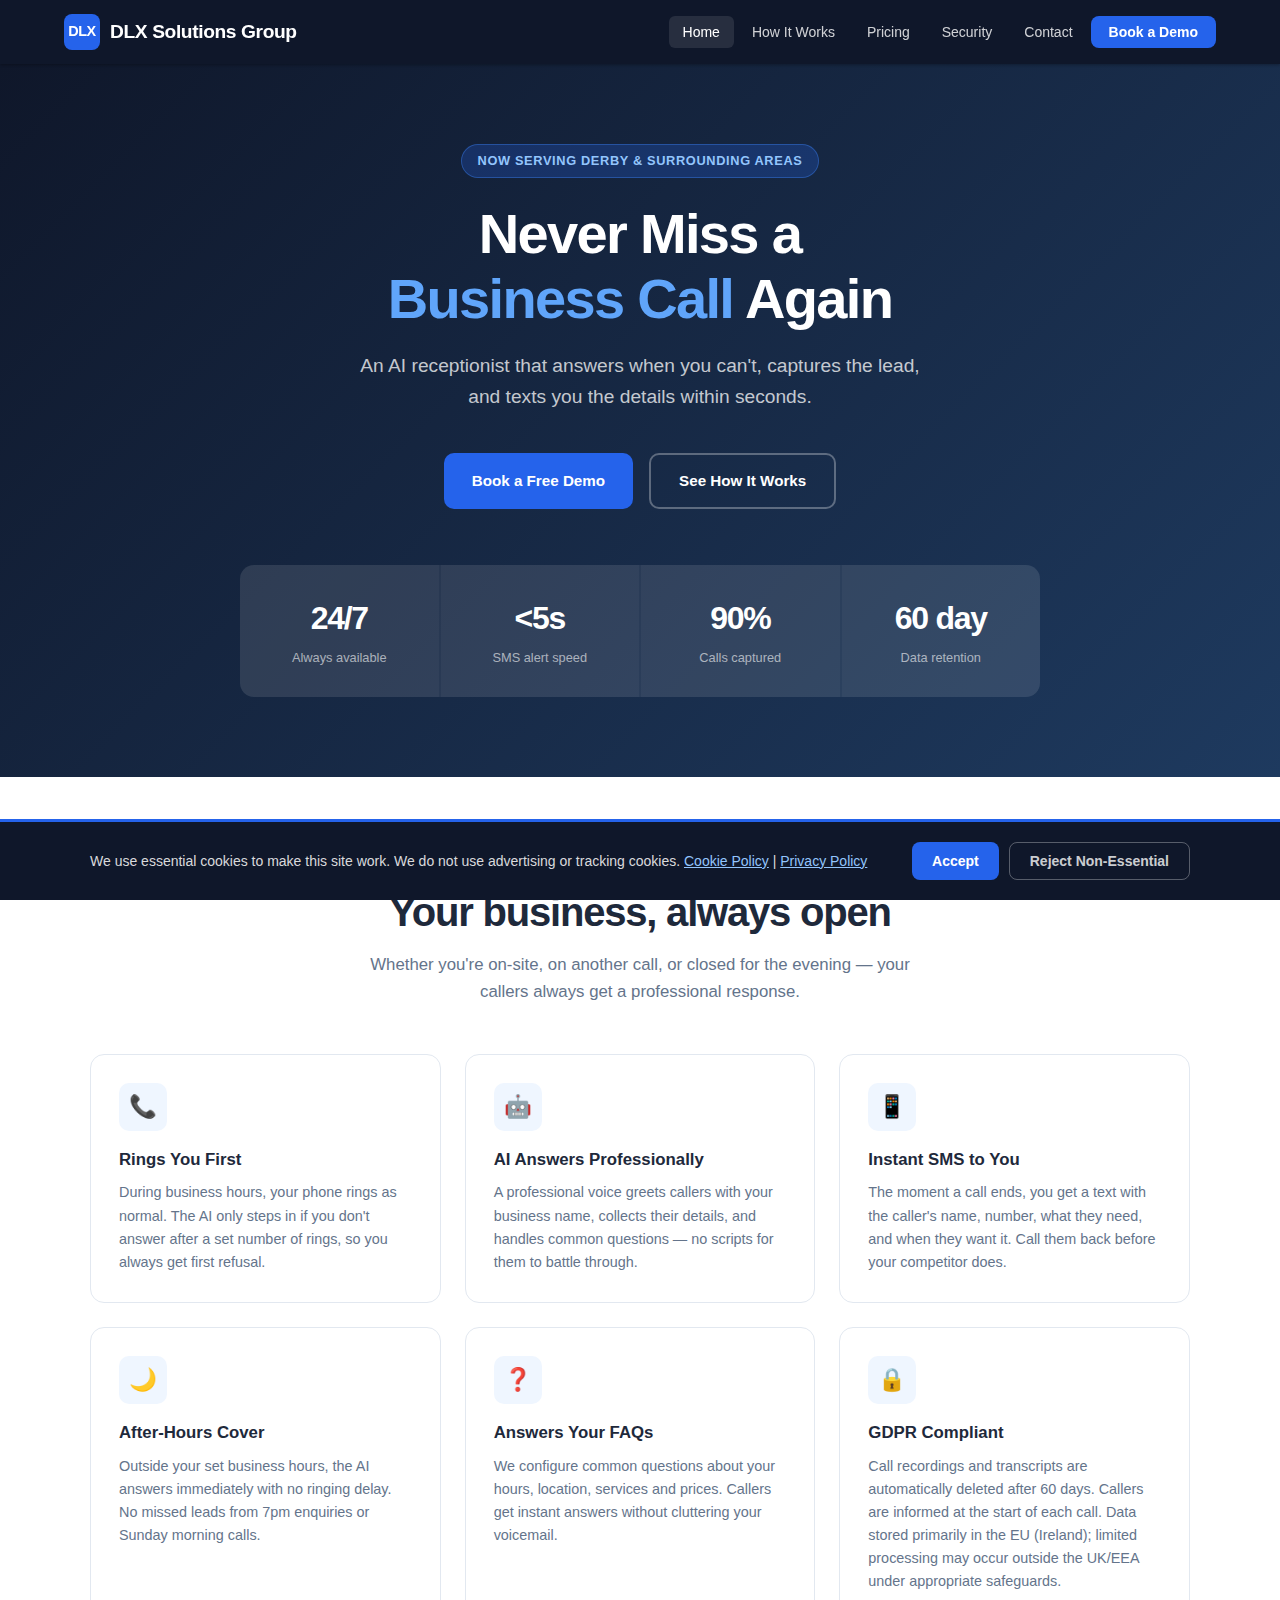
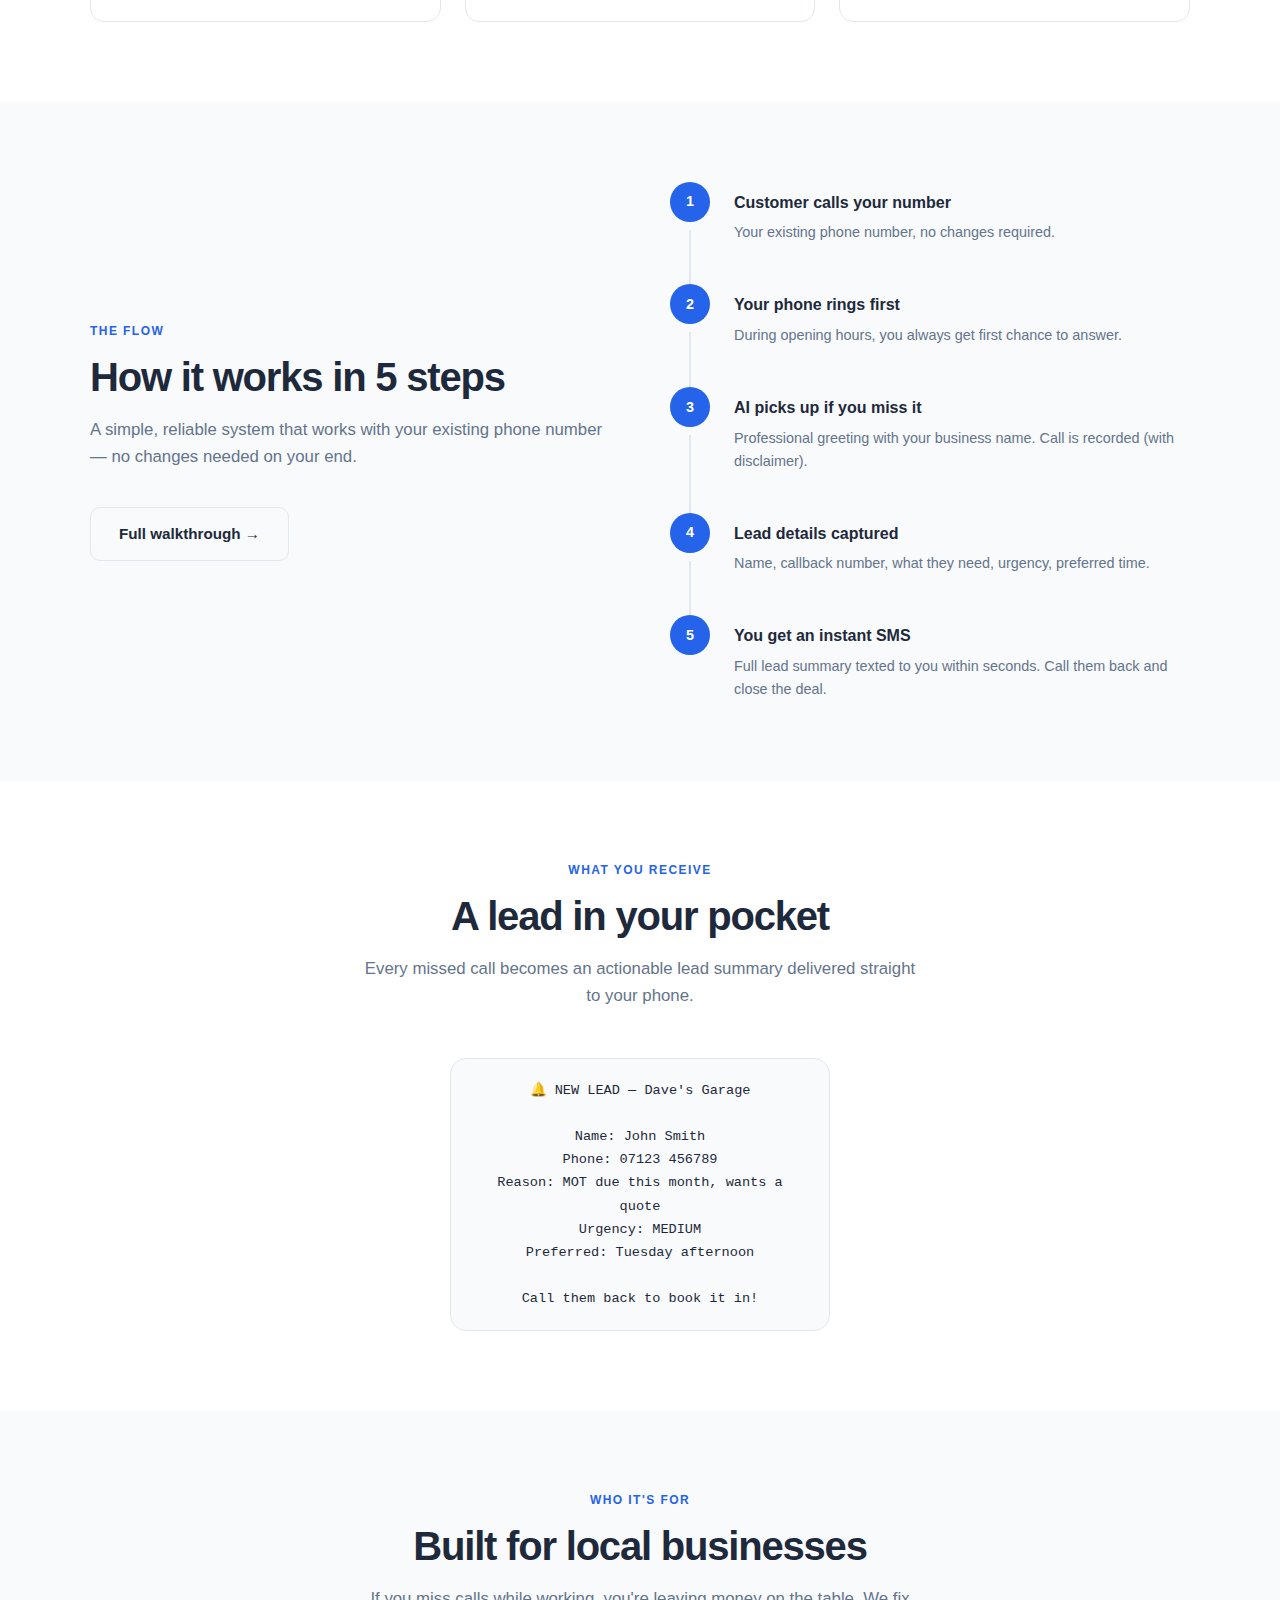
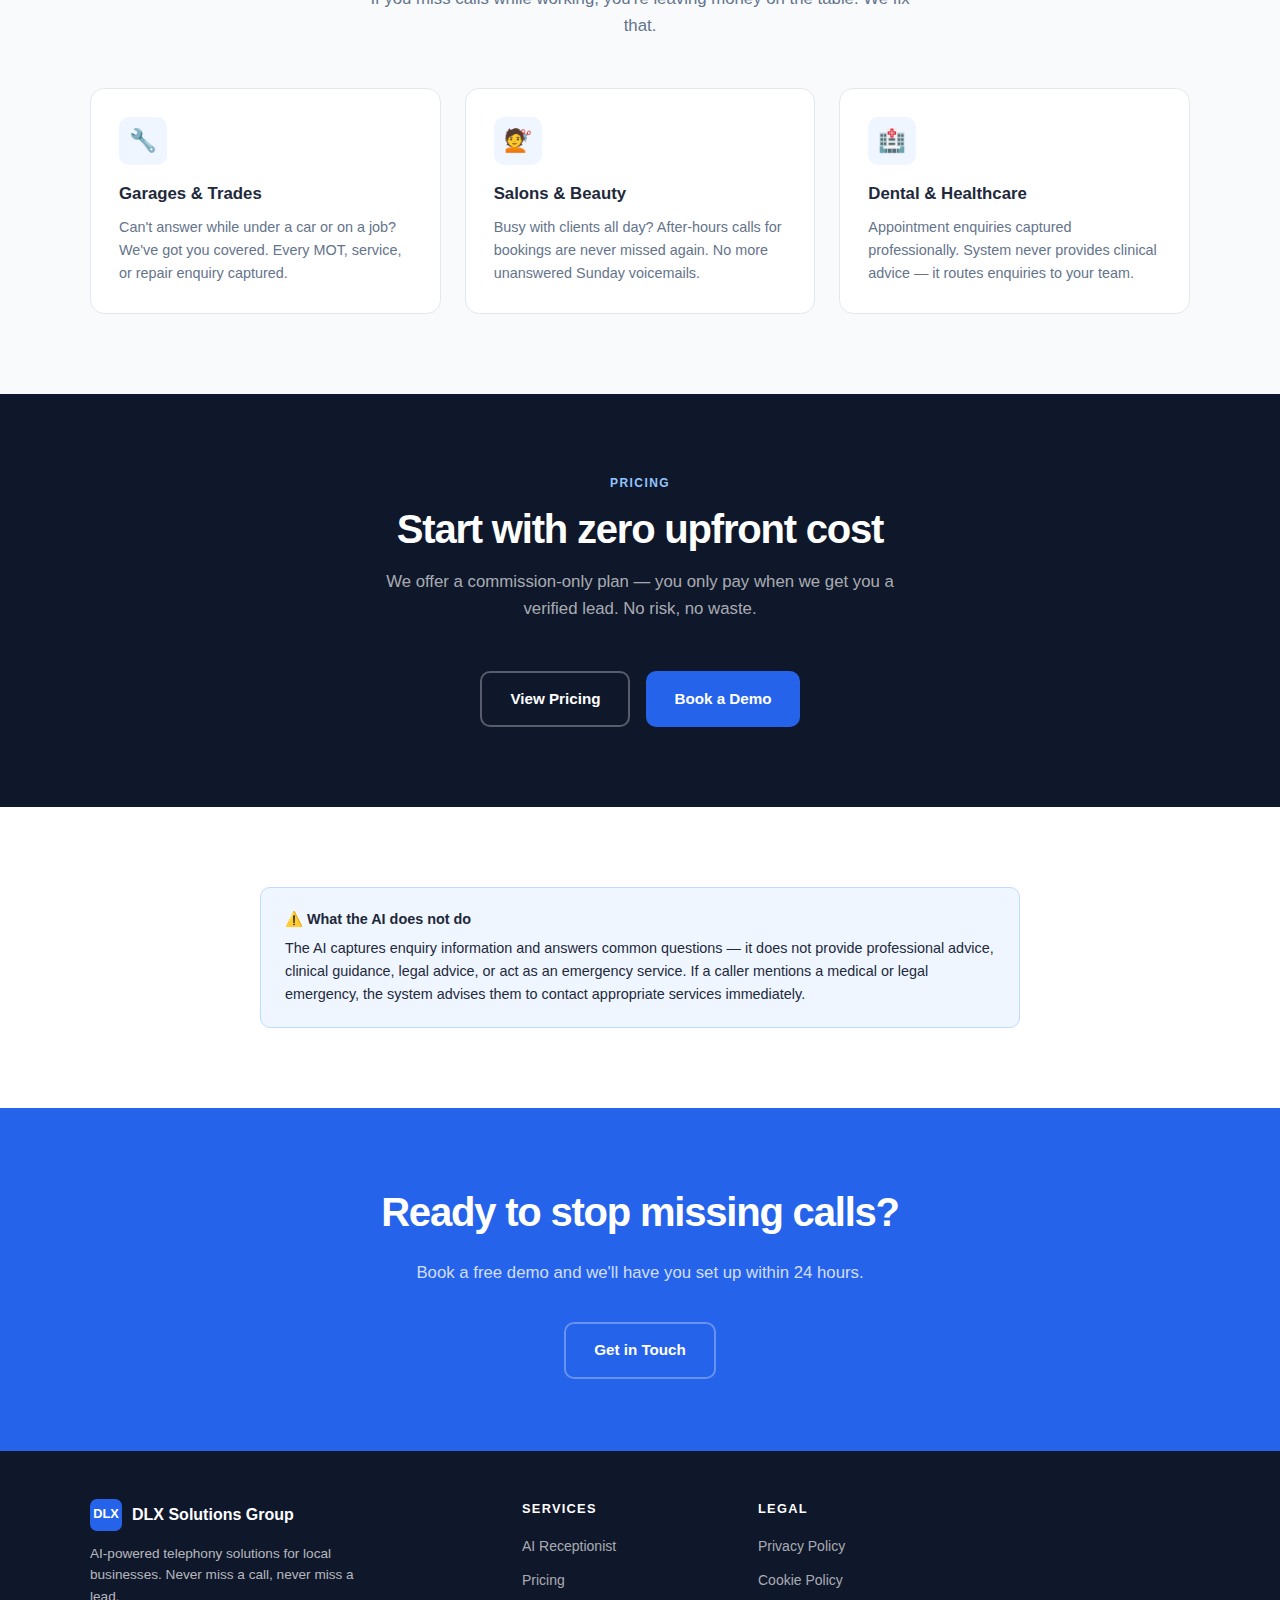
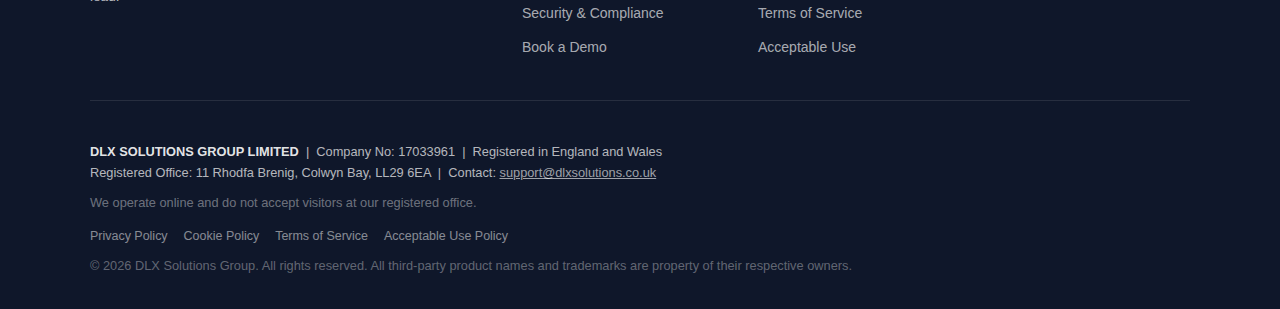
<file: index.html>
<!DOCTYPE html>
<html lang="en">
<head>
  <meta charset="UTF-8" />
  <meta name="viewport" content="width=device-width, initial-scale=1.0" />
  <title>DLX Solutions Group — AI Receptionist for Local Business</title>
  <meta name="description" content="AI receptionist that answers missed calls, captures qualified leads, and texts you instantly. Never miss a business call again." />
  <!-- Fonts: Inter loaded from system/local where available; fallback to system-ui stack in CSS -->
  <link rel="stylesheet" href="css/style.css" />
  <link rel="icon" href="data:image/svg+xml,<svg xmlns='http://www.w3.org/2000/svg' viewBox='0 0 32 32'><rect width='32' height='32' rx='8' fill='%232563eb'/><text x='6' y='23' font-family='Arial' font-weight='900' font-size='18' fill='white'>D</text></svg>" />
</head>
<body>

<!-- NAV -->
<nav>
  <div class="nav-inner">
    <a href="index.html" class="nav-logo">
      <span class="logo-mark">DLX</span>
      DLX Solutions Group
    </a>
    <ul class="nav-links">
      <li><a href="index.html" class="active">Home</a></li>
      <li><a href="how-it-works.html">How It Works</a></li>
      <li><a href="pricing.html">Pricing</a></li>
      <li><a href="security.html">Security</a></li>
      <li><a href="contact.html">Contact</a></li>
      <li><a href="contact.html" class="nav-cta">Book a Demo</a></li>
    </ul>
    <button class="hamburger" id="hamburger" aria-label="Open menu">
      <span></span><span></span><span></span>
    </button>
  </div>
  <div class="mobile-menu" id="mobileMenu">
    <a href="index.html">Home</a>
    <a href="how-it-works.html">How It Works</a>
    <a href="pricing.html">Pricing</a>
    <a href="security.html">Security &amp; Compliance</a>
    <a href="contact.html">Contact</a>
    <a href="contact.html">Book a Demo</a>
  </div>
</nav>

<!-- HERO -->
<section class="hero">
  <div class="hero-badge">Now Serving Derby &amp; Surrounding Areas</div>
  <h1>Never Miss a<br /><span class="accent">Business Call</span> Again</h1>
  <p>An AI receptionist that answers when you can't, captures the lead, and texts you the details within seconds.</p>
  <div class="hero-actions">
    <a href="contact.html" class="btn btn-primary">Book a Free Demo</a>
    <a href="how-it-works.html" class="btn btn-outline">See How It Works</a>
  </div>

  <div class="stat-grid" style="max-width:800px;margin:56px auto 0;">
    <div class="stat">
      <div class="stat-num">24/7</div>
      <div class="stat-label">Always available</div>
    </div>
    <div class="stat">
      <div class="stat-num">&lt;5s</div>
      <div class="stat-label">SMS alert speed</div>
    </div>
    <div class="stat">
      <div class="stat-num">90%</div>
      <div class="stat-label">Calls captured</div>
    </div>
    <div class="stat">
      <div class="stat-num">60 day</div>
      <div class="stat-label">Data retention</div>
    </div>
  </div>
</section>

<!-- FEATURES -->
<section class="section">
  <div class="container">
    <div class="center">
      <div class="section-label">What We Do</div>
      <h2 class="section-title">Your business, always open</h2>
      <p class="section-sub">Whether you're on-site, on another call, or closed for the evening — your callers always get a professional response.</p>
    </div>
    <div class="feature-grid">
      <div class="feature-card">
        <div class="feature-icon">📞</div>
        <h3>Rings You First</h3>
        <p>During business hours, your phone rings as normal. The AI only steps in if you don't answer after a set number of rings, so you always get first refusal.</p>
      </div>
      <div class="feature-card">
        <div class="feature-icon">🤖</div>
        <h3>AI Answers Professionally</h3>
        <p>A professional voice greets callers with your business name, collects their details, and handles common questions — no scripts for them to battle through.</p>
      </div>
      <div class="feature-card">
        <div class="feature-icon">📱</div>
        <h3>Instant SMS to You</h3>
        <p>The moment a call ends, you get a text with the caller's name, number, what they need, and when they want it. Call them back before your competitor does.</p>
      </div>
      <div class="feature-card">
        <div class="feature-icon">🌙</div>
        <h3>After-Hours Cover</h3>
        <p>Outside your set business hours, the AI answers immediately with no ringing delay. No missed leads from 7pm enquiries or Sunday morning calls.</p>
      </div>
      <div class="feature-card">
        <div class="feature-icon">❓</div>
        <h3>Answers Your FAQs</h3>
        <p>We configure common questions about your hours, location, services and prices. Callers get instant answers without cluttering your voicemail.</p>
      </div>
      <div class="feature-card">
        <div class="feature-icon">🔒</div>
        <h3>GDPR Compliant</h3>
        <p>Call recordings and transcripts are automatically deleted after 60 days. Callers are informed at the start of each call. Data stored primarily in the EU (Ireland); limited processing may occur outside the UK/EEA under appropriate safeguards.</p>
      </div>
    </div>
  </div>
</section>

<!-- HOW IT WORKS (brief) -->
<section class="section section-alt">
  <div class="container">
    <div style="display:grid;grid-template-columns:1fr 1fr;gap:60px;align-items:center;">
      <div>
        <div class="section-label">The Flow</div>
        <h2 class="section-title">How it works in 5 steps</h2>
        <p class="section-sub" style="margin-bottom:36px;">A simple, reliable system that works with your existing phone number — no changes needed on your end.</p>
        <a href="how-it-works.html" class="btn btn-secondary">Full walkthrough →</a>
      </div>
      <div>
        <div class="steps">
          <div class="step">
            <div class="step-num">1</div>
            <div class="step-line"></div>
            <div class="step-content">
              <h3>Customer calls your number</h3>
              <p>Your existing phone number, no changes required.</p>
            </div>
          </div>
          <div class="step">
            <div class="step-num">2</div>
            <div class="step-line"></div>
            <div class="step-content">
              <h3>Your phone rings first</h3>
              <p>During opening hours, you always get first chance to answer.</p>
            </div>
          </div>
          <div class="step">
            <div class="step-num">3</div>
            <div class="step-line"></div>
            <div class="step-content">
              <h3>AI picks up if you miss it</h3>
              <p>Professional greeting with your business name. Call is recorded (with disclaimer).</p>
            </div>
          </div>
          <div class="step">
            <div class="step-num">4</div>
            <div class="step-line"></div>
            <div class="step-content">
              <h3>Lead details captured</h3>
              <p>Name, callback number, what they need, urgency, preferred time.</p>
            </div>
          </div>
          <div class="step">
            <div class="step-num">5</div>
            <div class="step-line"></div>
            <div class="step-content">
              <h3>You get an instant SMS</h3>
              <p>Full lead summary texted to you within seconds. Call them back and close the deal.</p>
            </div>
          </div>
        </div>
      </div>
    </div>
  </div>
</section>

<!-- EXAMPLE SMS -->
<section class="section">
  <div class="container center">
    <div class="section-label">What You Receive</div>
    <h2 class="section-title">A lead in your pocket</h2>
    <p class="section-sub">Every missed call becomes an actionable lead summary delivered straight to your phone.</p>
    <div style="display:flex;justify-content:center;margin-top:8px;">
      <div class="sms-preview">🔔 NEW LEAD — Dave's Garage

Name: John Smith
Phone: 07123 456789
Reason: MOT due this month, wants a quote
Urgency: MEDIUM
Preferred: Tuesday afternoon

Call them back to book it in!</div>
    </div>
  </div>
</section>

<!-- WHO IT'S FOR -->
<section class="section section-alt">
  <div class="container">
    <div class="center">
      <div class="section-label">Who It's For</div>
      <h2 class="section-title">Built for local businesses</h2>
      <p class="section-sub">If you miss calls while working, you're leaving money on the table. We fix that.</p>
    </div>
    <div class="feature-grid">
      <div class="feature-card">
        <div class="feature-icon">🔧</div>
        <h3>Garages &amp; Trades</h3>
        <p>Can't answer while under a car or on a job? We've got you covered. Every MOT, service, or repair enquiry captured.</p>
      </div>
      <div class="feature-card">
        <div class="feature-icon">💇</div>
        <h3>Salons &amp; Beauty</h3>
        <p>Busy with clients all day? After-hours calls for bookings are never missed again. No more unanswered Sunday voicemails.</p>
      </div>
      <div class="feature-card">
        <div class="feature-icon">🏥</div>
        <h3>Dental &amp; Healthcare</h3>
        <p>Appointment enquiries captured professionally. System never provides clinical advice — it routes enquiries to your team.</p>
      </div>
    </div>
  </div>
</section>

<!-- PRICING TEASER -->
<section class="section section-navy">
  <div class="container center">
    <div class="section-label section-label-light">Pricing</div>
    <h2 class="section-title" style="color:white;">Start with zero upfront cost</h2>
    <p class="section-sub section-sub-light">We offer a commission-only plan — you only pay when we get you a verified lead. No risk, no waste.</p>
    <div style="display:flex;gap:16px;justify-content:center;flex-wrap:wrap;margin-top:8px;">
      <a href="pricing.html" class="btn btn-outline">View Pricing</a>
      <a href="contact.html" class="btn btn-primary">Book a Demo</a>
    </div>
  </div>
</section>

<!-- COMPLIANCE NOTE -->
<section class="section">
  <div class="container">
    <div class="notice" style="max-width:760px;margin:0 auto;">
      <div class="notice-title">⚠️ What the AI does not do</div>
      <p style="margin:0;font-size:0.9rem;">The AI captures enquiry information and answers common questions — it does not provide professional advice, clinical guidance, legal advice, or act as an emergency service. If a caller mentions a medical or legal emergency, the system advises them to contact appropriate services immediately.</p>
    </div>
  </div>
</section>

<!-- CTA -->
<section class="cta-section">
  <h2>Ready to stop missing calls?</h2>
  <p>Book a free demo and we'll have you set up within 24 hours.</p>
  <a href="contact.html" class="btn btn-outline">Get in Touch</a>
</section>

<!-- FOOTER -->
<footer>
  <div class="footer-inner">
    <div class="footer-top">
      <div>
        <a href="index.html" class="footer-brand">
          <span class="logo-mark">DLX</span>
          DLX Solutions Group
        </a>
        <p class="footer-tagline">AI-powered telephony solutions for local businesses. Never miss a call, never miss a lead.</p>
      </div>
      <div class="footer-col">
        <h4>Services</h4>
        <ul>
          <li><a href="how-it-works.html">AI Receptionist</a></li>
          <li><a href="pricing.html">Pricing</a></li>
          <li><a href="security.html">Security &amp; Compliance</a></li>
          <li><a href="contact.html">Book a Demo</a></li>
        </ul>
      </div>
      <div class="footer-col">
        <h4>Legal</h4>
        <ul>
          <li><a href="privacy.html">Privacy Policy</a></li>
          <li><a href="cookies.html">Cookie Policy</a></li>
          <li><a href="terms.html">Terms of Service</a></li>
          <li><a href="aup.html">Acceptable Use</a></li>
        </ul>
      </div>
    </div>
    <div class="footer-bottom">
      <p><strong>DLX SOLUTIONS GROUP LIMITED</strong> &nbsp;|&nbsp; Company No: 17033961 &nbsp;|&nbsp; Registered in England and Wales</p>
      <p>Registered Office: 11 Rhodfa Brenig, Colwyn Bay, LL29 6EA &nbsp;|&nbsp; Contact: <a href="mailto:support@dlxsolutions.co.uk" style="color:rgba(255,255,255,0.6);">support@dlxsolutions.co.uk</a></p>
      <p class="text-small mt-8" style="color:rgba(255,255,255,0.4);">We operate online and do not accept visitors at our registered office.</p>
      <div class="footer-legal-links">
        <a href="privacy.html">Privacy Policy</a>
        <a href="cookies.html">Cookie Policy</a>
        <a href="terms.html">Terms of Service</a>
        <a href="aup.html">Acceptable Use Policy</a>
      </div>
      <p class="text-small mt-8" style="color:rgba(255,255,255,0.35);">&copy; 2026 DLX Solutions Group. All rights reserved. All third-party product names and trademarks are property of their respective owners.</p>
    </div>
  </div>
</footer>

<!-- COOKIE BANNER -->
<div class="cookie-banner" id="cookieBanner">
  <div class="cookie-inner">
    <p class="cookie-text">
      We use essential cookies to make this site work. We do not use advertising or tracking cookies.
      <a href="cookies.html">Cookie Policy</a> | <a href="privacy.html">Privacy Policy</a>
    </p>
    <div class="cookie-actions">
      <button class="cookie-btn cookie-accept" id="cookieAccept">Accept</button>
      <button class="cookie-btn cookie-reject" id="cookieReject">Reject Non-Essential</button>
    </div>
  </div>
</div>

<script src="js/main.js"></script>
</body>
</html>
</file>
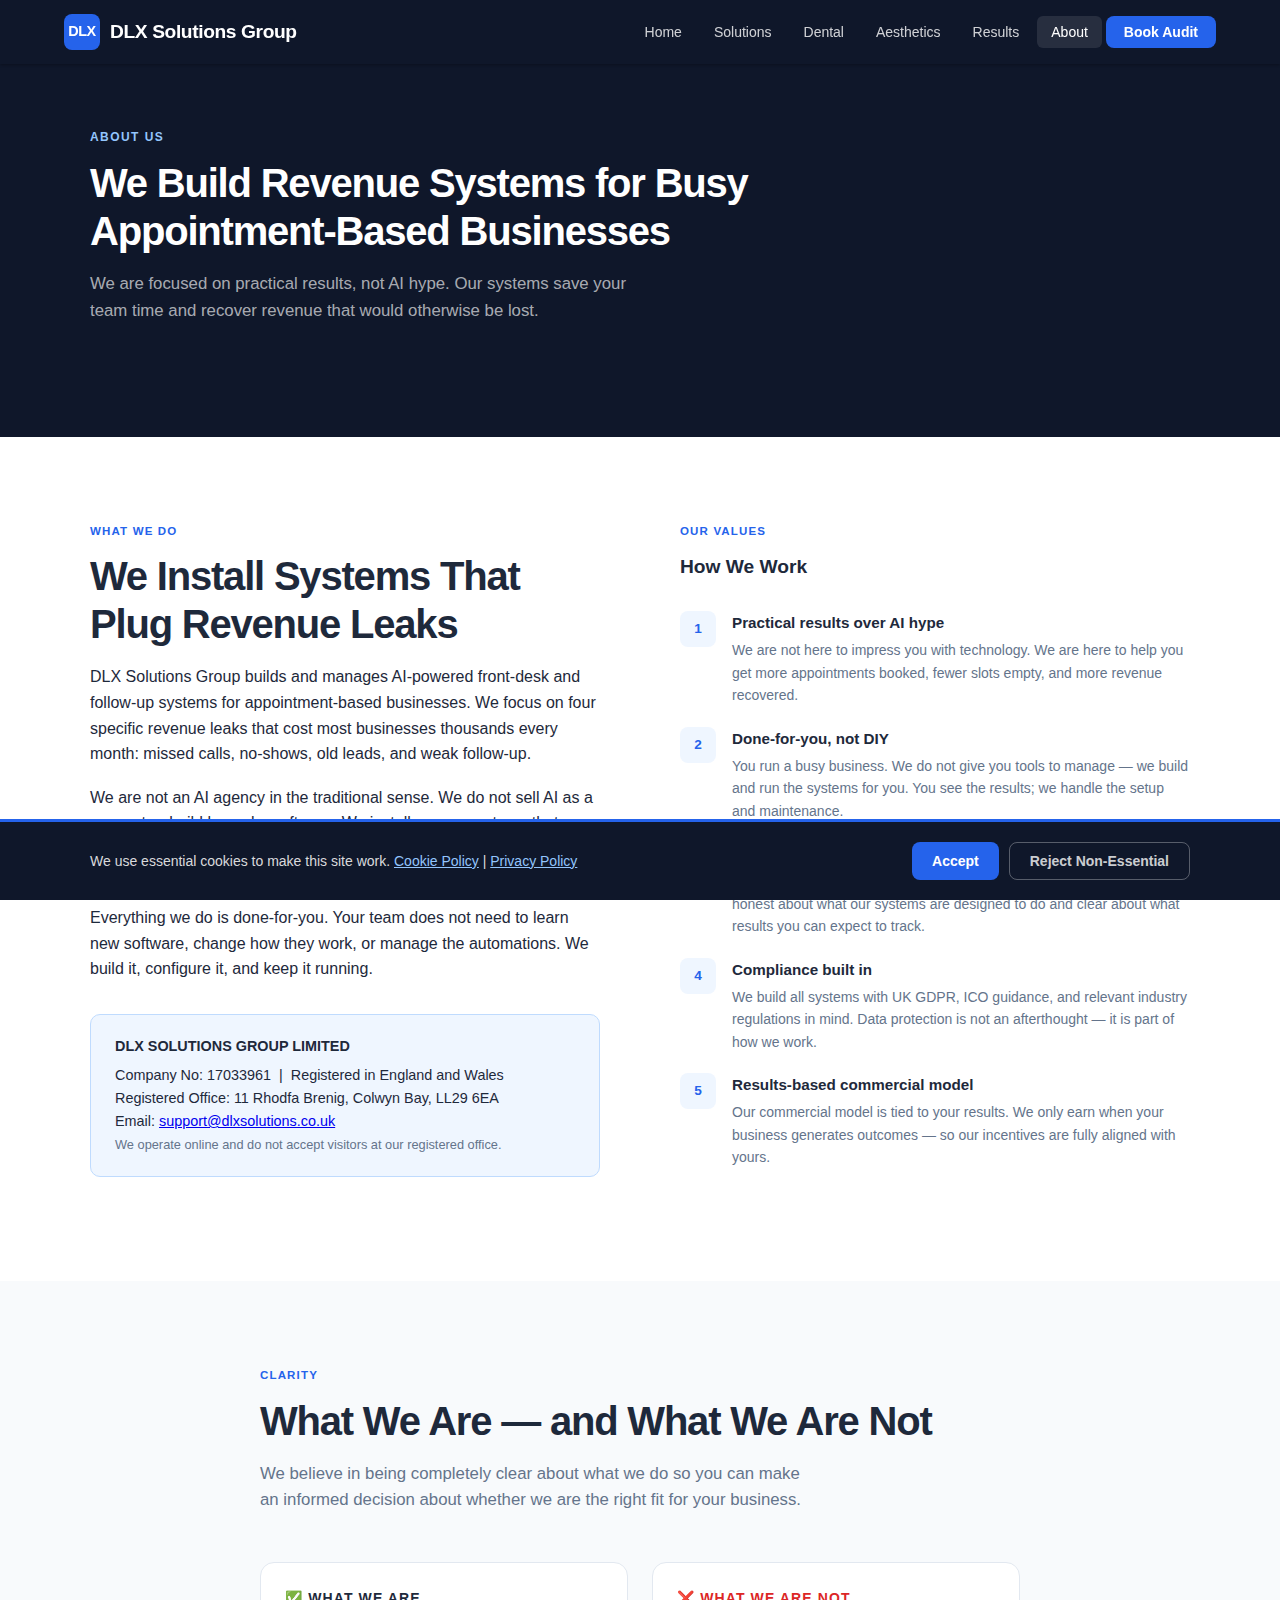
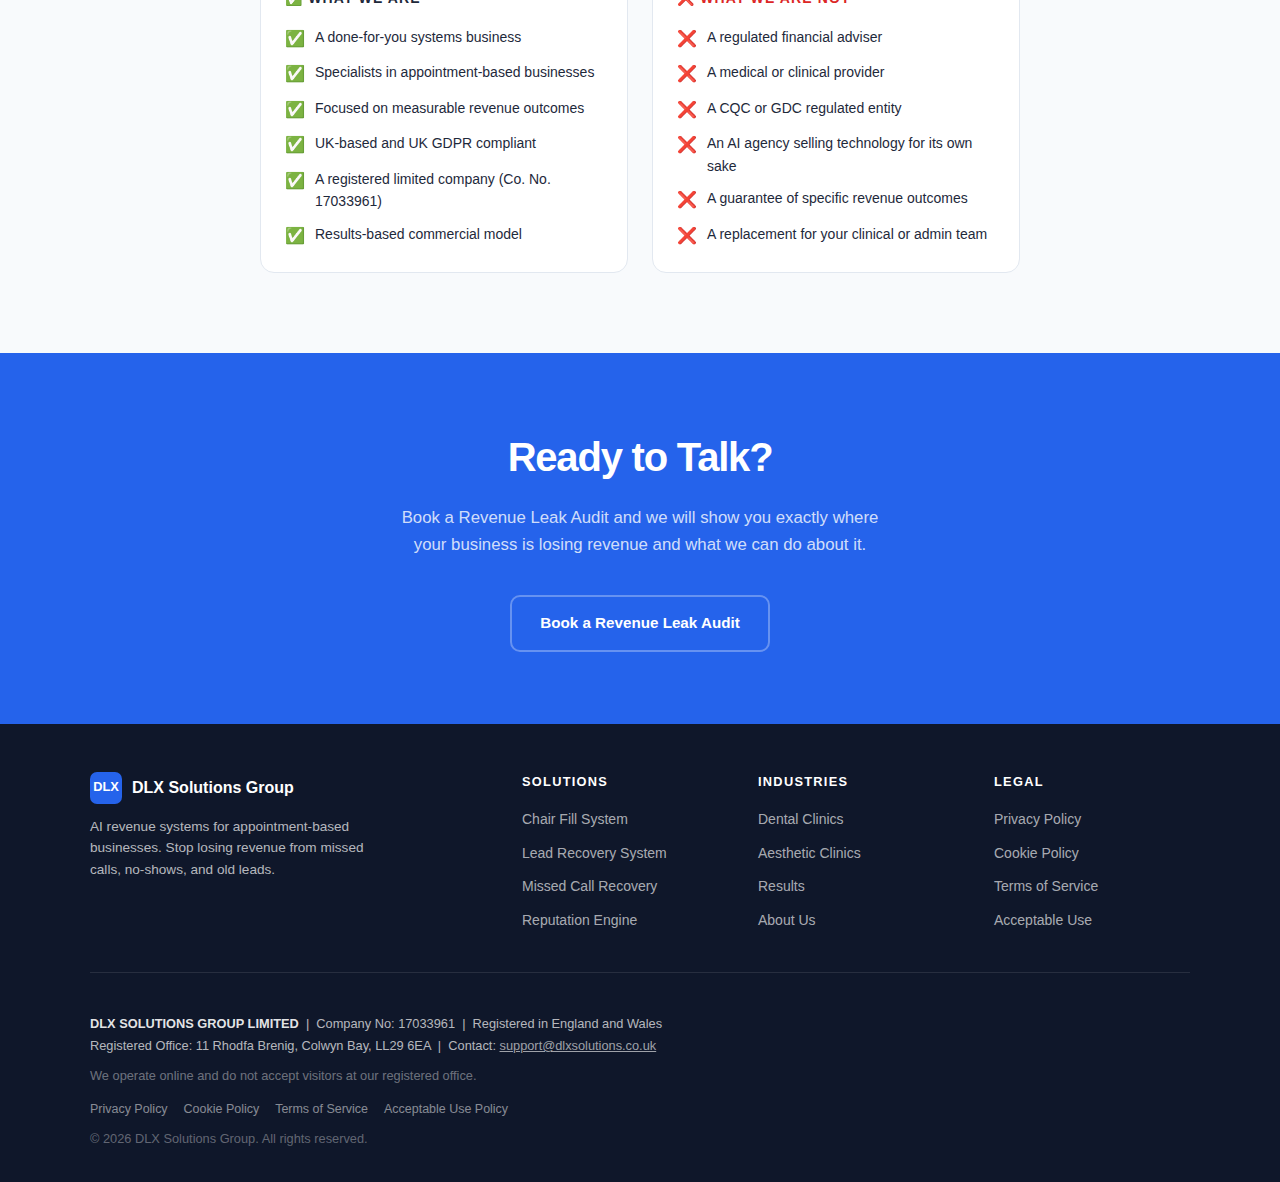
<file: about.html>
<!DOCTYPE html>
<html lang="en">
<head>
  <meta charset="UTF-8" />
  <meta name="viewport" content="width=device-width, initial-scale=1.0" />
  <title>About — DLX Solutions Group</title>
  <meta name="description" content="DLX Solutions Group builds AI revenue systems for appointment-based businesses. We focus on practical results, not AI hype — systems that save time and recover revenue." />
  <link rel="stylesheet" href="css/style.css" />
  <link rel="icon" href="data:image/svg+xml,<svg xmlns='http://www.w3.org/2000/svg' viewBox='0 0 32 32'><rect width='32' height='32' rx='8' fill='%231a56db'/><text x='5' y='23' font-family='Arial' font-weight='900' font-size='18' fill='white'>D</text></svg>" />
</head>
<body>

<!-- NAV -->
<nav>
  <div class="nav-inner">
    <a href="index.html" class="nav-logo">
      <span class="logo-mark">DLX</span>
      DLX Solutions Group
    </a>
    <ul class="nav-links">
      <li><a href="index.html">Home</a></li>
      <li><a href="solutions.html">Solutions</a></li>
      <li><a href="dental-clinics.html">Dental</a></li>
      <li><a href="aesthetic-clinics.html">Aesthetics</a></li>
      <li><a href="results.html">Results</a></li>
      <li><a href="about.html" class="active">About</a></li>
      <li><a href="contact.html" class="nav-cta">Book Audit</a></li>
    </ul>
    <button class="hamburger" id="hamburger" aria-label="Open menu">
      <span></span><span></span><span></span>
    </button>
  </div>
  <div class="mobile-menu" id="mobileMenu">
    <a href="index.html">Home</a>
    <a href="solutions.html">Solutions</a>
    <a href="dental-clinics.html">Dental Clinics</a>
    <a href="aesthetic-clinics.html">Aesthetic Clinics</a>
    <a href="results.html">Results</a>
    <a href="about.html">About</a>
    <a href="contact.html">Book a Revenue Leak Audit</a>
  </div>
</nav>

<!-- HERO -->
<section style="background:var(--navy);padding:64px 24px;color:white;">
  <div class="container">
    <div class="section-label section-label-light">About Us</div>
    <h1 class="section-title" style="color:white;max-width:680px;">We Build Revenue Systems for Busy Appointment-Based Businesses</h1>
    <p class="section-sub section-sub-light">We are focused on practical results, not AI hype. Our systems save your team time and recover revenue that would otherwise be lost.</p>
  </div>
</section>

<!-- ABOUT CONTENT -->
<section class="section">
  <div class="container">
    <div class="about-inner">
      <div>
        <div class="section-eyebrow">What We Do</div>
        <h2 class="section-title">We Install Systems That Plug Revenue Leaks</h2>
        <p style="margin-bottom:18px;">DLX Solutions Group builds and manages AI-powered front-desk and follow-up systems for appointment-based businesses. We focus on four specific revenue leaks that cost most businesses thousands every month: missed calls, no-shows, old leads, and weak follow-up.</p>
        <p style="margin-bottom:18px;">We are not an AI agency in the traditional sense. We do not sell AI as a concept or build bespoke software. We install proven systems that target specific, measurable revenue problems — and we manage those systems on an ongoing basis so you do not have to.</p>
        <p>Everything we do is done-for-you. Your team does not need to learn new software, change how they work, or manage the automations. We build it, configure it, and keep it running.</p>

        <div class="notice mt-32">
          <div class="notice-title">DLX SOLUTIONS GROUP LIMITED</div>
          Company No: 17033961 &nbsp;|&nbsp; Registered in England and Wales<br/>
          Registered Office: 11 Rhodfa Brenig, Colwyn Bay, LL29 6EA<br/>
          Email: <a href="mailto:support@dlxsolutions.co.uk">support@dlxsolutions.co.uk</a><br/>
          <span style="font-size:0.8rem;color:var(--grey-text);">We operate online and do not accept visitors at our registered office.</span>
        </div>
      </div>

      <div>
        <div class="section-eyebrow">Our Values</div>
        <h3 style="font-size:1.2rem;font-weight:700;margin-bottom:24px;">How We Work</h3>
        <ul class="value-list">
          <li class="value-item">
            <div class="value-num">1</div>
            <div>
              <h4>Practical results over AI hype</h4>
              <p>We are not here to impress you with technology. We are here to help you get more appointments booked, fewer slots empty, and more revenue recovered.</p>
            </div>
          </li>
          <li class="value-item">
            <div class="value-num">2</div>
            <div>
              <h4>Done-for-you, not DIY</h4>
              <p>You run a busy business. We do not give you tools to manage — we build and run the systems for you. You see the results; we handle the setup and maintenance.</p>
            </div>
          </li>
          <li class="value-item">
            <div class="value-num">3</div>
            <div>
              <h4>Transparency over promises</h4>
              <p>We do not make inflated claims or guarantee specific outcomes. We are honest about what our systems are designed to do and clear about what results you can expect to track.</p>
            </div>
          </li>
          <li class="value-item">
            <div class="value-num">4</div>
            <div>
              <h4>Compliance built in</h4>
              <p>We build all systems with UK GDPR, ICO guidance, and relevant industry regulations in mind. Data protection is not an afterthought — it is part of how we work.</p>
            </div>
          </li>
          <li class="value-item">
            <div class="value-num">5</div>
            <div>
              <h4>Results-based commercial model</h4>
              <p>Our commercial model is tied to your results. We only earn when your business generates outcomes — so our incentives are fully aligned with yours.</p>
            </div>
          </li>
        </ul>
      </div>
    </div>
  </div>
</section>

<!-- WHAT WE ARE NOT -->
<section class="section section-alt">
  <div class="container" style="max-width:760px;">
    <div class="section-eyebrow">Clarity</div>
    <h2 class="section-title">What We Are — and What We Are Not</h2>
    <p class="section-sub">We believe in being completely clear about what we do so you can make an informed decision about whether we are the right fit for your business.</p>

    <div class="does-grid">
      <div class="does-box yes">
        <h4>✅ What we are</h4>
        <ul>
          <li>A done-for-you systems business</li>
          <li>Specialists in appointment-based businesses</li>
          <li>Focused on measurable revenue outcomes</li>
          <li>UK-based and UK GDPR compliant</li>
          <li>A registered limited company (Co. No. 17033961)</li>
          <li>Results-based commercial model</li>
        </ul>
      </div>
      <div class="does-box no">
        <h4>❌ What we are not</h4>
        <ul>
          <li>A regulated financial adviser</li>
          <li>A medical or clinical provider</li>
          <li>A CQC or GDC regulated entity</li>
          <li>An AI agency selling technology for its own sake</li>
          <li>A guarantee of specific revenue outcomes</li>
          <li>A replacement for your clinical or admin team</li>
        </ul>
      </div>
    </div>
  </div>
</section>

<!-- CTA -->
<section class="cta-section">
  <h2>Ready to Talk?</h2>
  <p>Book a Revenue Leak Audit and we will show you exactly where your business is losing revenue and what we can do about it.</p>
  <a href="contact.html" class="btn btn-outline">Book a Revenue Leak Audit</a>
</section>

<!-- FOOTER -->
<footer>
  <div class="footer-inner">
    <div class="footer-top">
      <div>
        <a href="index.html" class="footer-brand">
          <span class="logo-mark">DLX</span>
          DLX Solutions Group
        </a>
        <p class="footer-tagline">AI revenue systems for appointment-based businesses. Stop losing revenue from missed calls, no-shows, and old leads.</p>
      </div>
      <div class="footer-col">
        <h4>Solutions</h4>
        <ul>
          <li><a href="chair-fill.html">Chair Fill System</a></li>
          <li><a href="lead-recovery.html">Lead Recovery System</a></li>
          <li><a href="missed-call-recovery.html">Missed Call Recovery</a></li>
          <li><a href="reputation-engine.html">Reputation Engine</a></li>
        </ul>
      </div>
      <div class="footer-col">
        <h4>Industries</h4>
        <ul>
          <li><a href="dental-clinics.html">Dental Clinics</a></li>
          <li><a href="aesthetic-clinics.html">Aesthetic Clinics</a></li>
          <li><a href="results.html">Results</a></li>
          <li><a href="about.html">About Us</a></li>
        </ul>
      </div>
      <div class="footer-col">
        <h4>Legal</h4>
        <ul>
          <li><a href="privacy.html">Privacy Policy</a></li>
          <li><a href="cookies.html">Cookie Policy</a></li>
          <li><a href="terms.html">Terms of Service</a></li>
          <li><a href="aup.html">Acceptable Use</a></li>
        </ul>
      </div>
    </div>
    <div class="footer-bottom">
      <p><strong>DLX SOLUTIONS GROUP LIMITED</strong> &nbsp;|&nbsp; Company No: 17033961 &nbsp;|&nbsp; Registered in England and Wales</p>
      <p>Registered Office: 11 Rhodfa Brenig, Colwyn Bay, LL29 6EA &nbsp;|&nbsp; Contact: <a href="mailto:support@dlxsolutions.co.uk" style="color:rgba(255,255,255,0.6);">support@dlxsolutions.co.uk</a></p>
      <p class="text-small mt-8" style="color:rgba(255,255,255,0.4);">We operate online and do not accept visitors at our registered office.</p>
      <div class="footer-legal-links">
        <a href="privacy.html">Privacy Policy</a>
        <a href="cookies.html">Cookie Policy</a>
        <a href="terms.html">Terms of Service</a>
        <a href="aup.html">Acceptable Use Policy</a>
      </div>
      <p class="text-small mt-8" style="color:rgba(255,255,255,0.35);">&copy; 2026 DLX Solutions Group. All rights reserved.</p>
    </div>
  </div>
</footer>

<div class="cookie-banner" id="cookieBanner">
  <div class="cookie-inner">
    <p class="cookie-text">We use essential cookies to make this site work. <a href="cookies.html">Cookie Policy</a> | <a href="privacy.html">Privacy Policy</a></p>
    <div class="cookie-actions">
      <button class="cookie-btn cookie-accept" id="cookieAccept">Accept</button>
      <button class="cookie-btn cookie-reject" id="cookieReject">Reject Non-Essential</button>
    </div>
  </div>
</div>

<script src="js/main.js"></script>
</body>
</html>
</file>
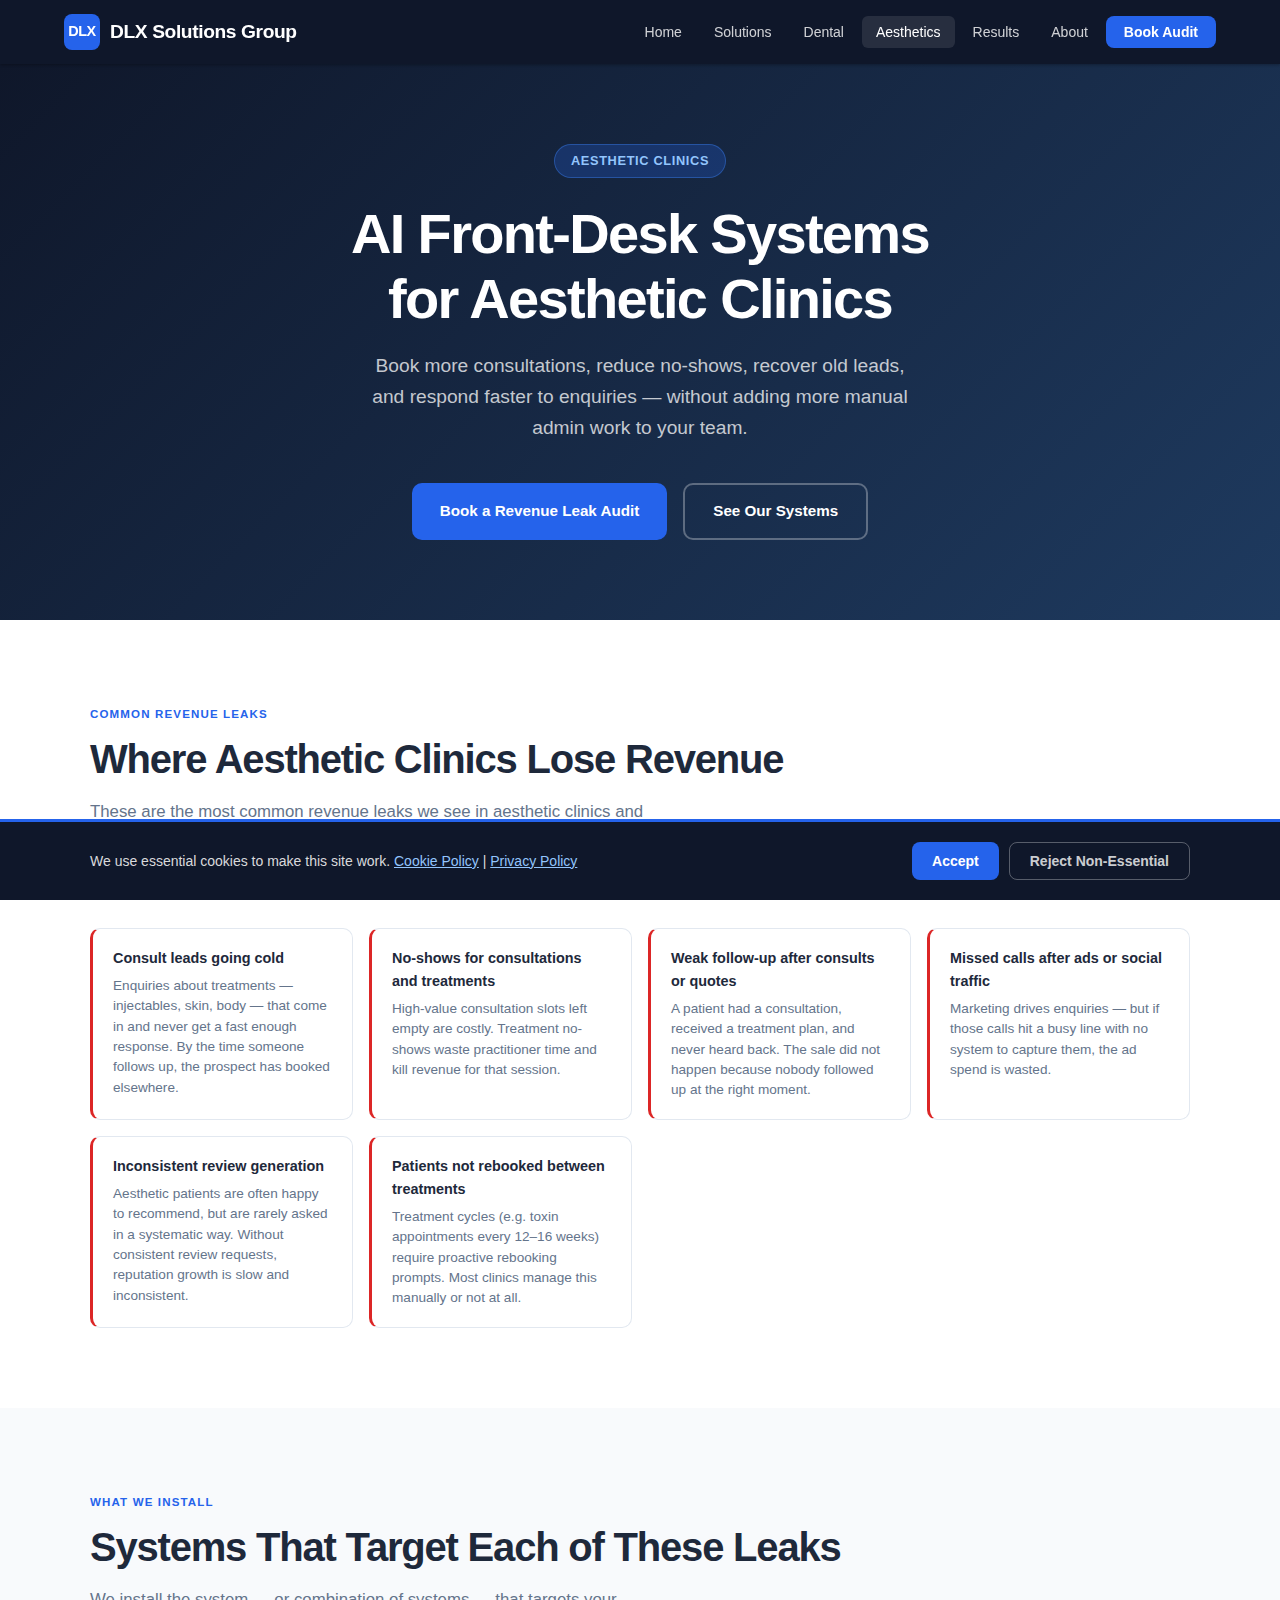
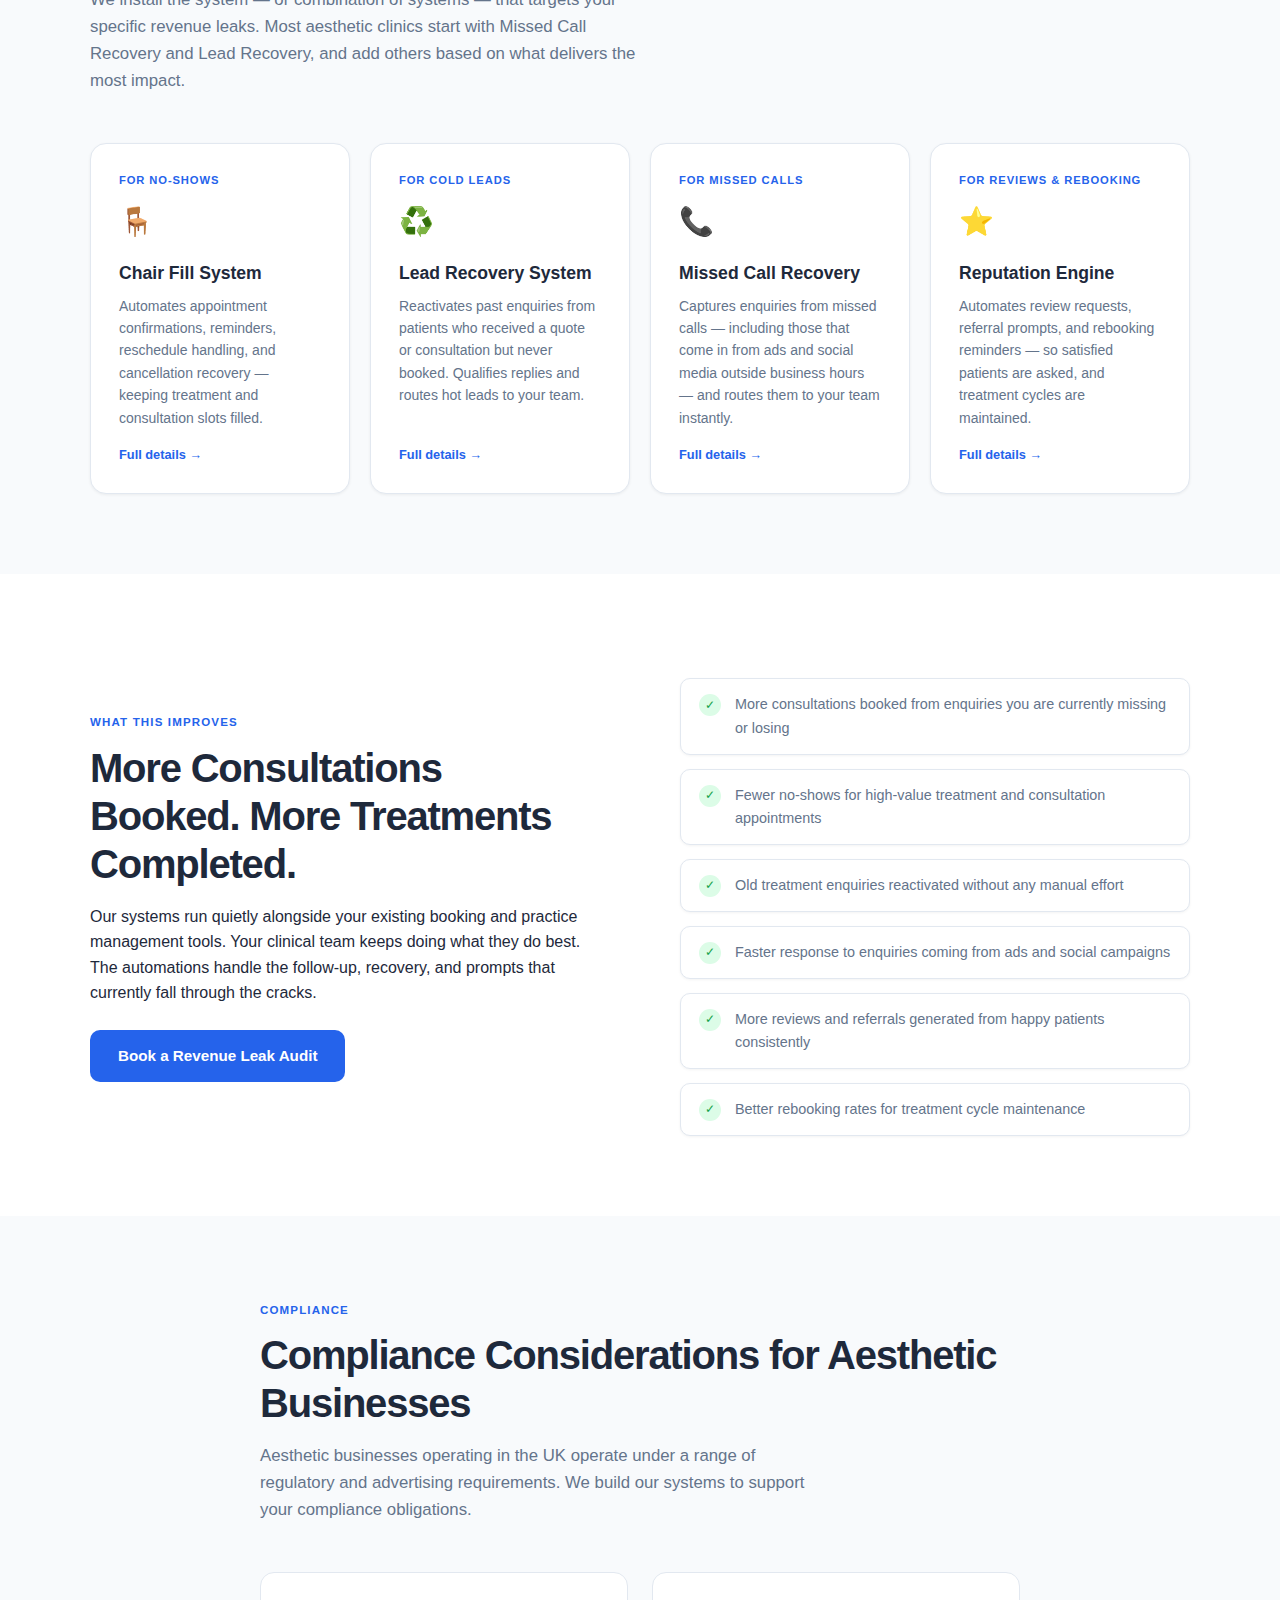
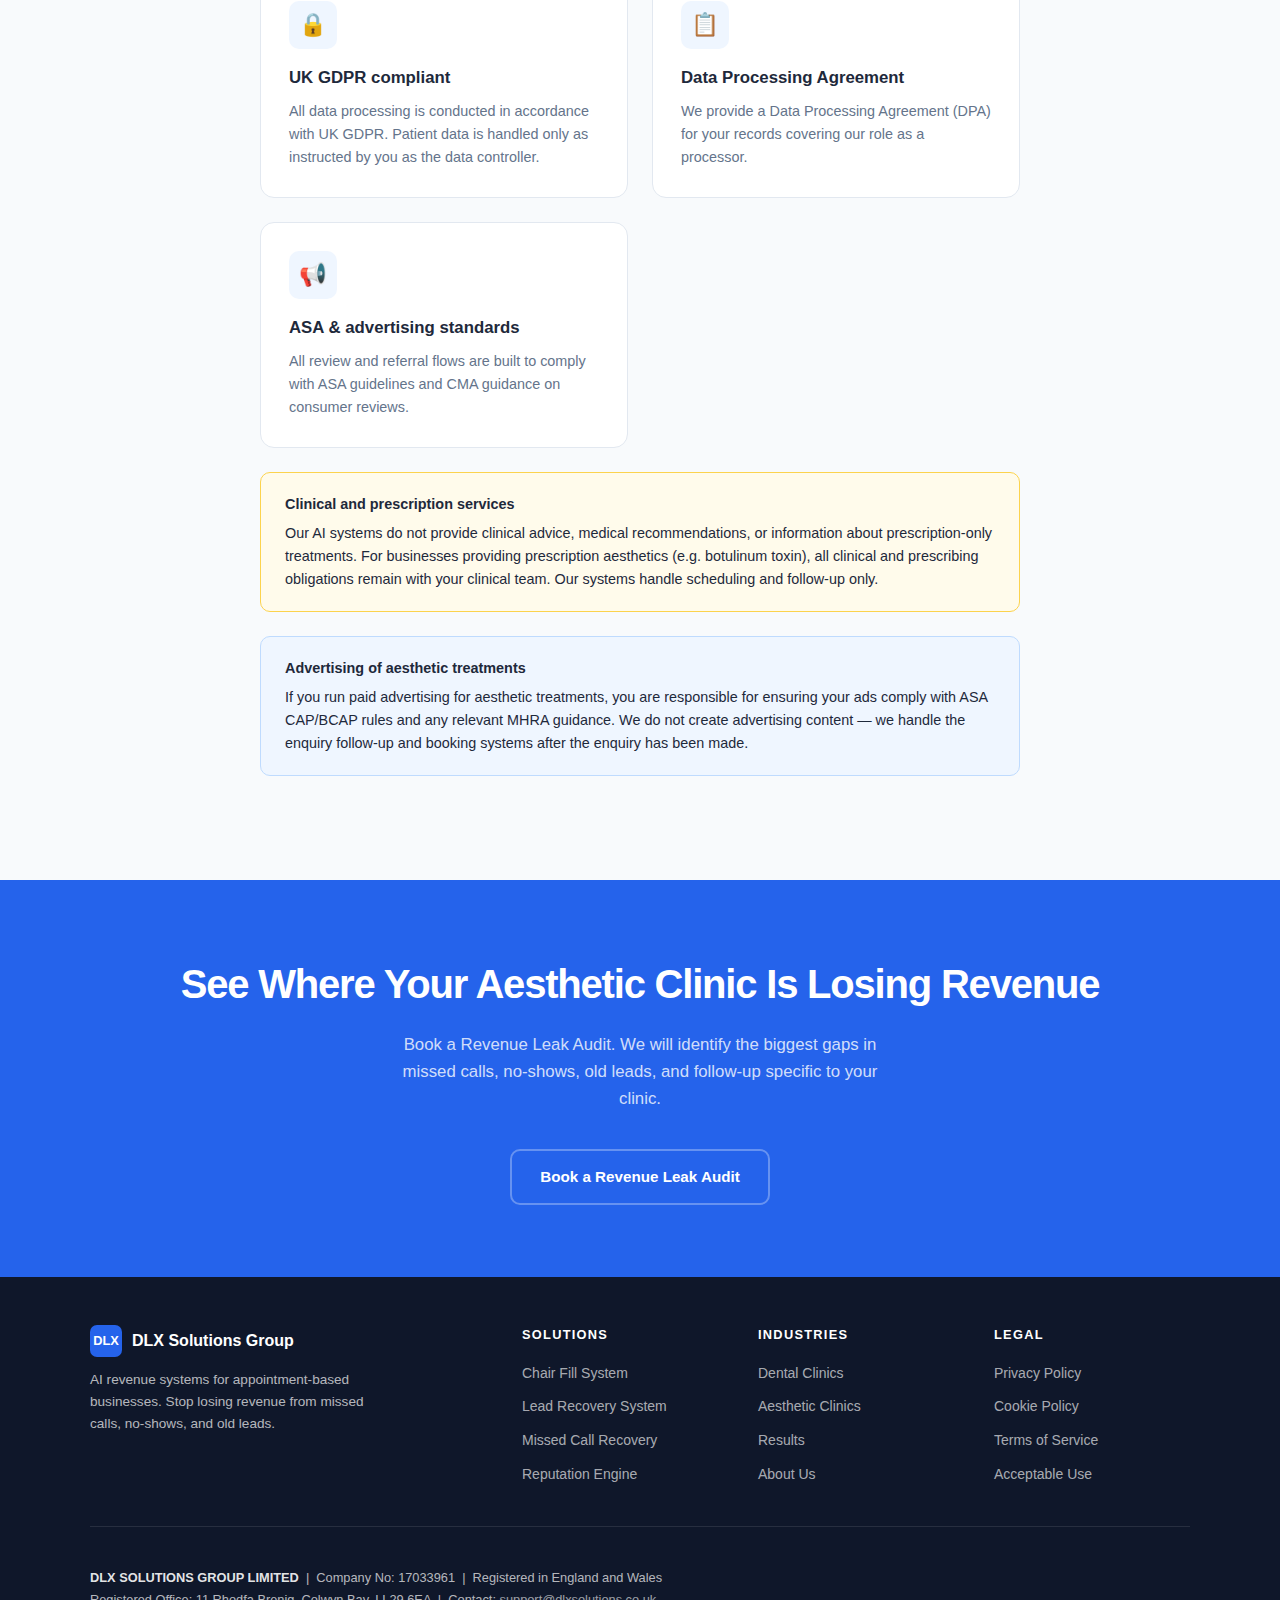
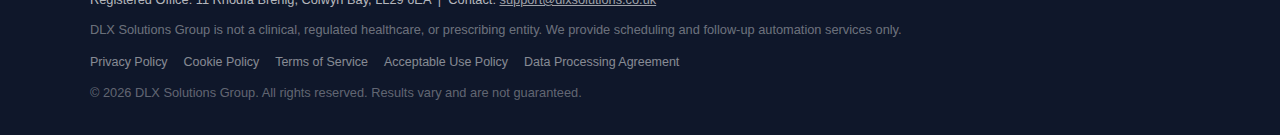
<file: aesthetic-clinics.html>
<!DOCTYPE html>
<html lang="en">
<head>
  <meta charset="UTF-8" />
  <meta name="viewport" content="width=device-width, initial-scale=1.0" />
  <title>AI Revenue Systems for Aesthetic Clinics — DLX Solutions Group</title>
  <meta name="description" content="Book more consultations, reduce no-shows, recover old leads, and respond faster. AI front-desk systems built for aesthetic clinics and practitioners." />
  <link rel="stylesheet" href="css/style.css" />
  <link rel="icon" href="data:image/svg+xml,<svg xmlns='http://www.w3.org/2000/svg' viewBox='0 0 32 32'><rect width='32' height='32' rx='8' fill='%231a56db'/><text x='5' y='23' font-family='Arial' font-weight='900' font-size='18' fill='white'>D</text></svg>" />
</head>
<body>

<!-- NAV -->
<nav>
  <div class="nav-inner">
    <a href="index.html" class="nav-logo">
      <span class="logo-mark">DLX</span>
      DLX Solutions Group
    </a>
    <ul class="nav-links">
      <li><a href="index.html">Home</a></li>
      <li><a href="solutions.html">Solutions</a></li>
      <li><a href="dental-clinics.html">Dental</a></li>
      <li><a href="aesthetic-clinics.html" class="active">Aesthetics</a></li>
      <li><a href="results.html">Results</a></li>
      <li><a href="about.html">About</a></li>
      <li><a href="contact.html" class="nav-cta">Book Audit</a></li>
    </ul>
    <button class="hamburger" id="hamburger" aria-label="Open menu">
      <span></span><span></span><span></span>
    </button>
  </div>
  <div class="mobile-menu" id="mobileMenu">
    <a href="index.html">Home</a>
    <a href="solutions.html">Solutions</a>
    <a href="dental-clinics.html">Dental Clinics</a>
    <a href="aesthetic-clinics.html">Aesthetic Clinics</a>
    <a href="results.html">Results</a>
    <a href="about.html">About</a>
    <a href="contact.html">Book a Revenue Leak Audit</a>
  </div>
</nav>

<!-- HERO -->
<section class="hero">
  <div class="container">
    <div class="hero-badge">Aesthetic Clinics</div>
    <h1>AI Front-Desk Systems<br/>for Aesthetic Clinics</h1>
    <p>Book more consultations, reduce no-shows, recover old leads, and respond faster to enquiries — without adding more manual admin work to your team.</p>
    <div class="hero-actions">
      <a href="contact.html" class="btn btn-primary">Book a Revenue Leak Audit</a>
      <a href="solutions.html" class="btn btn-outline">See Our Systems</a>
    </div>
  </div>
</section>

<!-- REVENUE LEAKS -->
<section class="section">
  <div class="container">
    <div class="section-eyebrow">Common Revenue Leaks</div>
    <h2 class="section-title">Where Aesthetic Clinics Lose Revenue</h2>
    <p class="section-sub">These are the most common revenue leaks we see in aesthetic clinics and practices — and each one is preventable or recoverable with the right systems.</p>

    <div class="pain-grid">
      <div class="pain-item">
        <h4>Consult leads going cold</h4>
        <p>Enquiries about treatments — injectables, skin, body — that come in and never get a fast enough response. By the time someone follows up, the prospect has booked elsewhere.</p>
      </div>
      <div class="pain-item">
        <h4>No-shows for consultations and treatments</h4>
        <p>High-value consultation slots left empty are costly. Treatment no-shows waste practitioner time and kill revenue for that session.</p>
      </div>
      <div class="pain-item">
        <h4>Weak follow-up after consults or quotes</h4>
        <p>A patient had a consultation, received a treatment plan, and never heard back. The sale did not happen because nobody followed up at the right moment.</p>
      </div>
      <div class="pain-item">
        <h4>Missed calls after ads or social traffic</h4>
        <p>Marketing drives enquiries — but if those calls hit a busy line with no system to capture them, the ad spend is wasted.</p>
      </div>
      <div class="pain-item">
        <h4>Inconsistent review generation</h4>
        <p>Aesthetic patients are often happy to recommend, but are rarely asked in a systematic way. Without consistent review requests, reputation growth is slow and inconsistent.</p>
      </div>
      <div class="pain-item">
        <h4>Patients not rebooked between treatments</h4>
        <p>Treatment cycles (e.g. toxin appointments every 12–16 weeks) require proactive rebooking prompts. Most clinics manage this manually or not at all.</p>
      </div>
    </div>
  </div>
</section>

<!-- SYSTEMS -->
<section class="section section-alt">
  <div class="container">
    <div class="section-eyebrow">What We Install</div>
    <h2 class="section-title">Systems That Target Each of These Leaks</h2>
    <p class="section-sub">We install the system — or combination of systems — that targets your specific revenue leaks. Most aesthetic clinics start with Missed Call Recovery and Lead Recovery, and add others based on what delivers the most impact.</p>

    <div class="systems-grid">
      <div class="system-card">
        <span class="system-num">FOR NO-SHOWS</span>
        <span class="system-icon">🪑</span>
        <h3>Chair Fill System</h3>
        <p>Automates appointment confirmations, reminders, reschedule handling, and cancellation recovery — keeping treatment and consultation slots filled.</p>
        <a href="chair-fill.html" class="learn-more">Full details →</a>
      </div>
      <div class="system-card">
        <span class="system-num">FOR COLD LEADS</span>
        <span class="system-icon">♻️</span>
        <h3>Lead Recovery System</h3>
        <p>Reactivates past enquiries from patients who received a quote or consultation but never booked. Qualifies replies and routes hot leads to your team.</p>
        <a href="lead-recovery.html" class="learn-more">Full details →</a>
      </div>
      <div class="system-card">
        <span class="system-num">FOR MISSED CALLS</span>
        <span class="system-icon">📞</span>
        <h3>Missed Call Recovery</h3>
        <p>Captures enquiries from missed calls — including those that come in from ads and social media outside business hours — and routes them to your team instantly.</p>
        <a href="missed-call-recovery.html" class="learn-more">Full details →</a>
      </div>
      <div class="system-card">
        <span class="system-num">FOR REVIEWS &amp; REBOOKING</span>
        <span class="system-icon">⭐</span>
        <h3>Reputation Engine</h3>
        <p>Automates review requests, referral prompts, and rebooking reminders — so satisfied patients are asked, and treatment cycles are maintained.</p>
        <a href="reputation-engine.html" class="learn-more">Full details →</a>
      </div>
    </div>
  </div>
</section>

<!-- OUTCOMES -->
<section class="section">
  <div class="container">
    <div class="outcomes-inner">
      <div>
        <div class="section-eyebrow">What This Improves</div>
        <h2 class="section-title">More Consultations Booked. More Treatments Completed.</h2>
        <p>Our systems run quietly alongside your existing booking and practice management tools. Your clinical team keeps doing what they do best. The automations handle the follow-up, recovery, and prompts that currently fall through the cracks.</p>
        <a href="contact.html" class="btn btn-primary mt-24">Book a Revenue Leak Audit</a>
      </div>
      <ul class="outcomes-list">
        <li>
          <span class="check-icon">✓</span>
          <p>More consultations booked from enquiries you are currently missing or losing</p>
        </li>
        <li>
          <span class="check-icon">✓</span>
          <p>Fewer no-shows for high-value treatment and consultation appointments</p>
        </li>
        <li>
          <span class="check-icon">✓</span>
          <p>Old treatment enquiries reactivated without any manual effort</p>
        </li>
        <li>
          <span class="check-icon">✓</span>
          <p>Faster response to enquiries coming from ads and social campaigns</p>
        </li>
        <li>
          <span class="check-icon">✓</span>
          <p>More reviews and referrals generated from happy patients consistently</p>
        </li>
        <li>
          <span class="check-icon">✓</span>
          <p>Better rebooking rates for treatment cycle maintenance</p>
        </li>
      </ul>
    </div>
  </div>
</section>

<!-- COMPLIANCE NOTE -->
<section class="section section-alt">
  <div class="container" style="max-width:760px;">
    <div class="section-eyebrow">Compliance</div>
    <h2 class="section-title">Compliance Considerations for Aesthetic Businesses</h2>
    <p class="section-sub">Aesthetic businesses operating in the UK operate under a range of regulatory and advertising requirements. We build our systems to support your compliance obligations.</p>

    <div class="feature-grid">
      <div class="feature-card">
        <div class="feature-icon">🔒</div>
        <h3>UK GDPR compliant</h3>
        <p>All data processing is conducted in accordance with UK GDPR. Patient data is handled only as instructed by you as the data controller.</p>
      </div>
      <div class="feature-card">
        <div class="feature-icon">📋</div>
        <h3>Data Processing Agreement</h3>
        <p>We provide a Data Processing Agreement (DPA) for your records covering our role as a processor.</p>
      </div>
      <div class="feature-card">
        <div class="feature-icon">📢</div>
        <h3>ASA &amp; advertising standards</h3>
        <p>All review and referral flows are built to comply with ASA guidelines and CMA guidance on consumer reviews.</p>
      </div>
    </div>

    <div class="notice notice-warn mt-24">
      <div class="notice-title">Clinical and prescription services</div>
      Our AI systems do not provide clinical advice, medical recommendations, or information about prescription-only treatments. For businesses providing prescription aesthetics (e.g. botulinum toxin), all clinical and prescribing obligations remain with your clinical team. Our systems handle scheduling and follow-up only.
    </div>

    <div class="notice mt-16">
      <div class="notice-title">Advertising of aesthetic treatments</div>
      If you run paid advertising for aesthetic treatments, you are responsible for ensuring your ads comply with ASA CAP/BCAP rules and any relevant MHRA guidance. We do not create advertising content — we handle the enquiry follow-up and booking systems after the enquiry has been made.
    </div>
  </div>
</section>

<!-- CTA -->
<section class="cta-section">
  <h2>See Where Your Aesthetic Clinic Is Losing Revenue</h2>
  <p>Book a Revenue Leak Audit. We will identify the biggest gaps in missed calls, no-shows, old leads, and follow-up specific to your clinic.</p>
  <a href="contact.html" class="btn btn-outline">Book a Revenue Leak Audit</a>
</section>

<!-- FOOTER -->
<footer>
  <div class="footer-inner">
    <div class="footer-top">
      <div>
        <a href="index.html" class="footer-brand">
          <span class="logo-mark">DLX</span>
          DLX Solutions Group
        </a>
        <p class="footer-tagline">AI revenue systems for appointment-based businesses. Stop losing revenue from missed calls, no-shows, and old leads.</p>
      </div>
      <div class="footer-col">
        <h4>Solutions</h4>
        <ul>
          <li><a href="chair-fill.html">Chair Fill System</a></li>
          <li><a href="lead-recovery.html">Lead Recovery System</a></li>
          <li><a href="missed-call-recovery.html">Missed Call Recovery</a></li>
          <li><a href="reputation-engine.html">Reputation Engine</a></li>
        </ul>
      </div>
      <div class="footer-col">
        <h4>Industries</h4>
        <ul>
          <li><a href="dental-clinics.html">Dental Clinics</a></li>
          <li><a href="aesthetic-clinics.html">Aesthetic Clinics</a></li>
          <li><a href="results.html">Results</a></li>
          <li><a href="about.html">About Us</a></li>
        </ul>
      </div>
      <div class="footer-col">
        <h4>Legal</h4>
        <ul>
          <li><a href="privacy.html">Privacy Policy</a></li>
          <li><a href="cookies.html">Cookie Policy</a></li>
          <li><a href="terms.html">Terms of Service</a></li>
          <li><a href="aup.html">Acceptable Use</a></li>
        </ul>
      </div>
    </div>
    <div class="footer-bottom">
      <p><strong>DLX SOLUTIONS GROUP LIMITED</strong> &nbsp;|&nbsp; Company No: 17033961 &nbsp;|&nbsp; Registered in England and Wales</p>
      <p>Registered Office: 11 Rhodfa Brenig, Colwyn Bay, LL29 6EA &nbsp;|&nbsp; Contact: <a href="mailto:support@dlxsolutions.co.uk" style="color:rgba(255,255,255,0.6);">support@dlxsolutions.co.uk</a></p>
      <p class="text-small mt-8" style="color:rgba(255,255,255,0.4);">DLX Solutions Group is not a clinical, regulated healthcare, or prescribing entity. We provide scheduling and follow-up automation services only.</p>
      <div class="footer-legal-links">
        <a href="privacy.html">Privacy Policy</a>
        <a href="cookies.html">Cookie Policy</a>
        <a href="terms.html">Terms of Service</a>
        <a href="aup.html">Acceptable Use Policy</a>
        <a href="dpa.html">Data Processing Agreement</a>
      </div>
      <p class="text-small mt-8" style="color:rgba(255,255,255,0.35);">&copy; 2026 DLX Solutions Group. All rights reserved. Results vary and are not guaranteed.</p>
    </div>
  </div>
</footer>

<div class="cookie-banner" id="cookieBanner">
  <div class="cookie-inner">
    <p class="cookie-text">We use essential cookies to make this site work. <a href="cookies.html">Cookie Policy</a> | <a href="privacy.html">Privacy Policy</a></p>
    <div class="cookie-actions">
      <button class="cookie-btn cookie-accept" id="cookieAccept">Accept</button>
      <button class="cookie-btn cookie-reject" id="cookieReject">Reject Non-Essential</button>
    </div>
  </div>
</div>

<script src="js/main.js"></script>
</body>
</html>
</file>
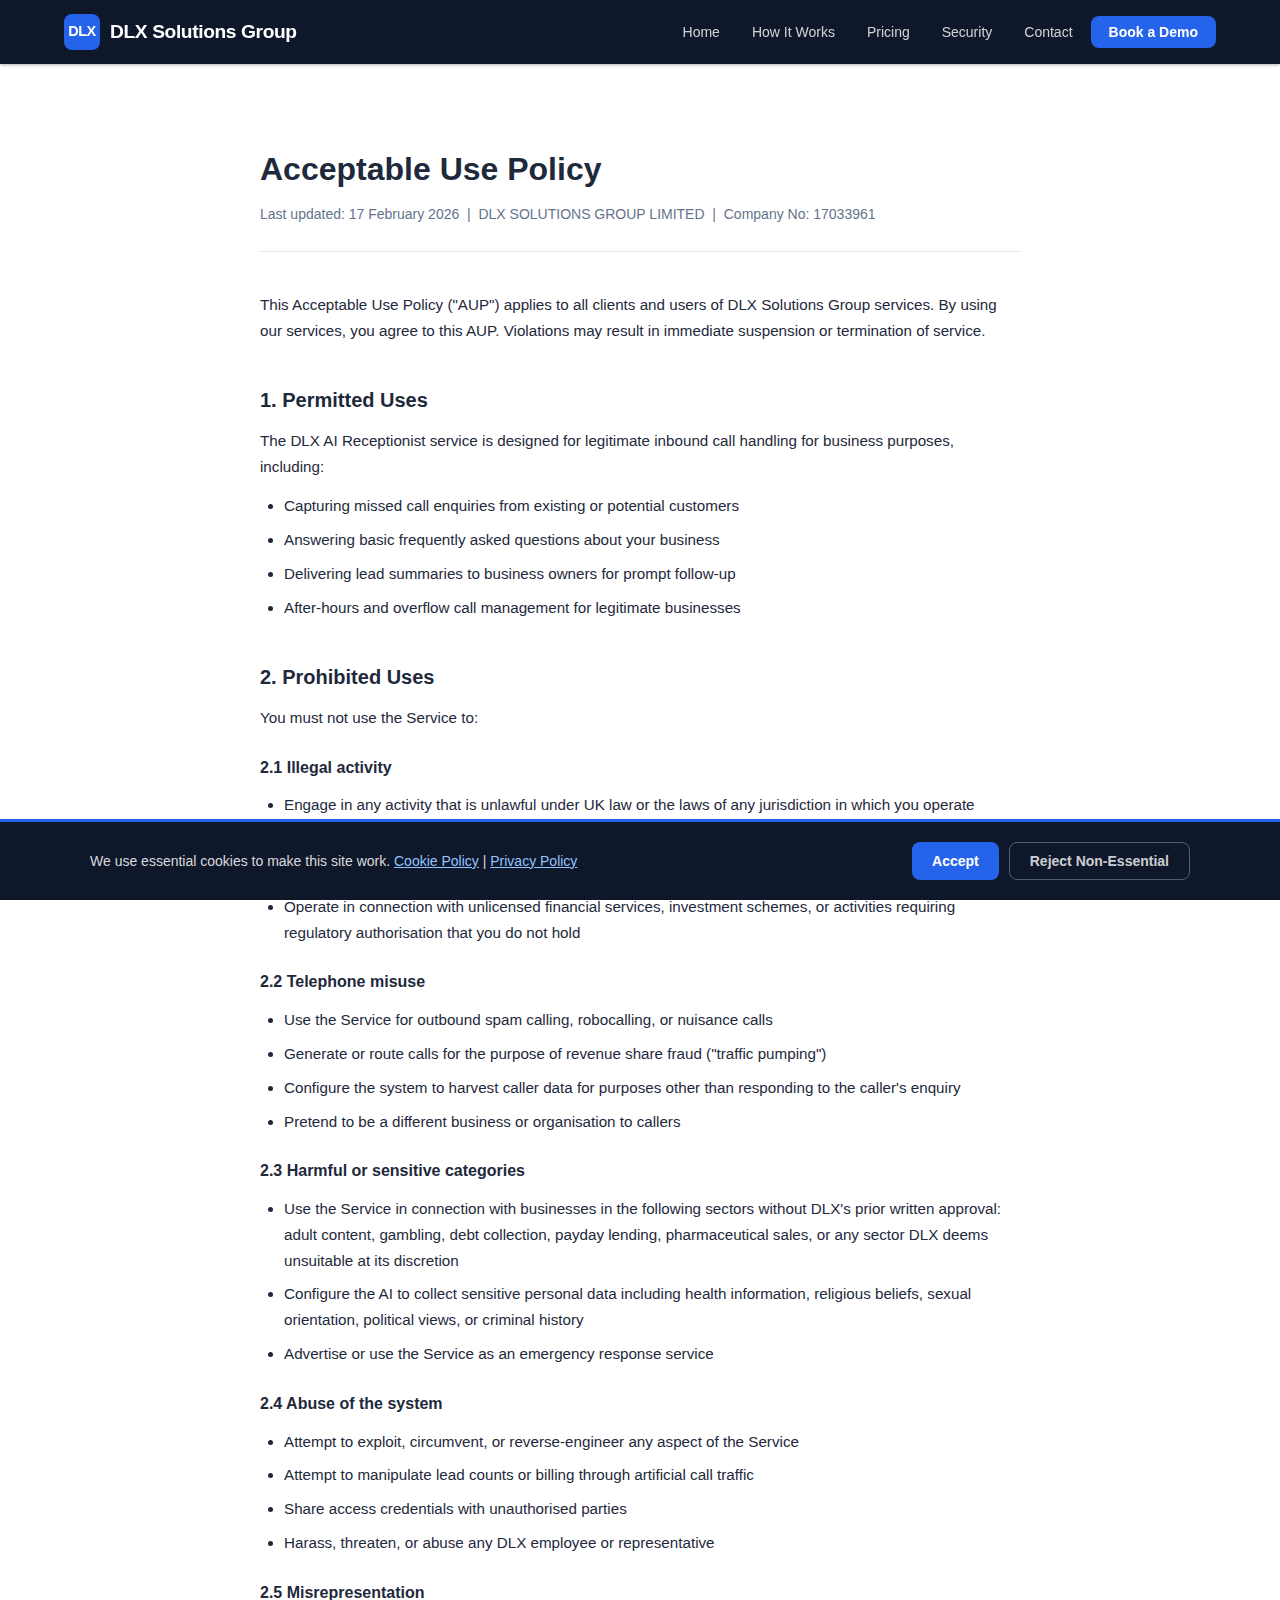
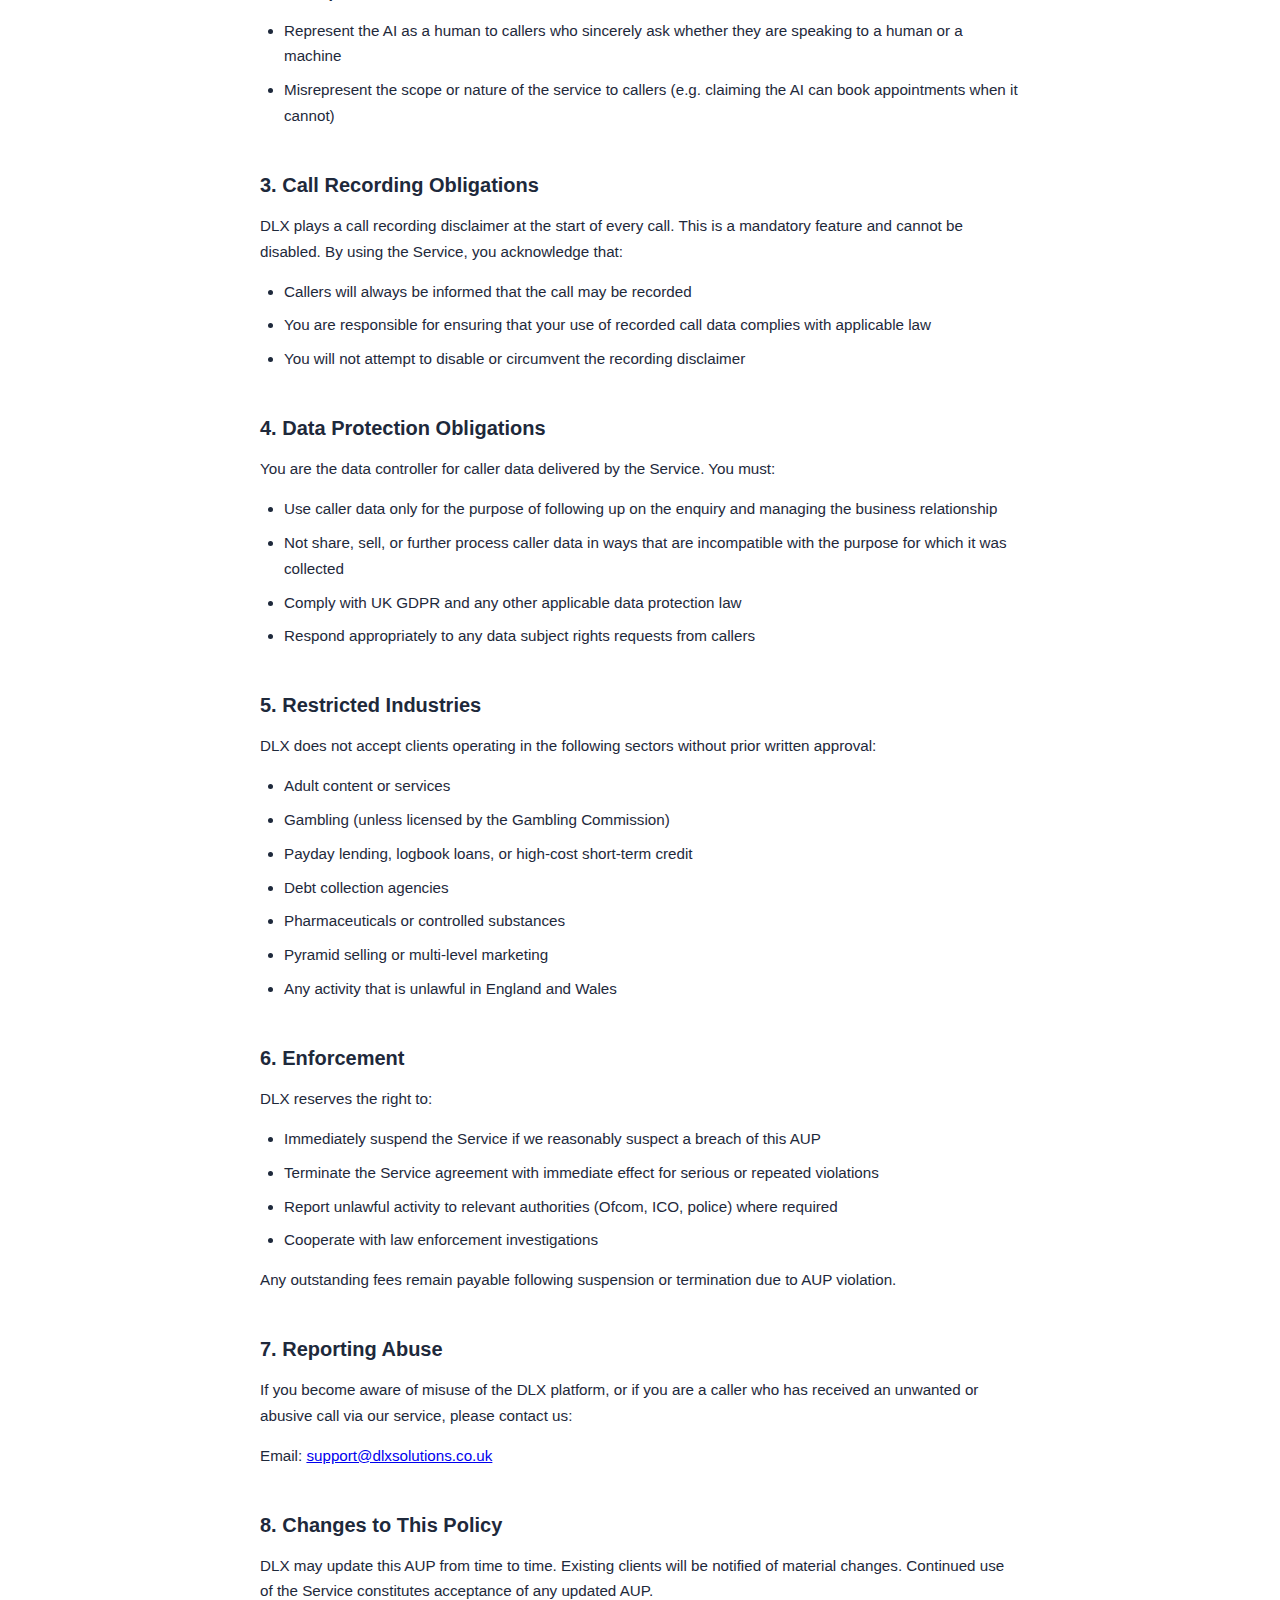
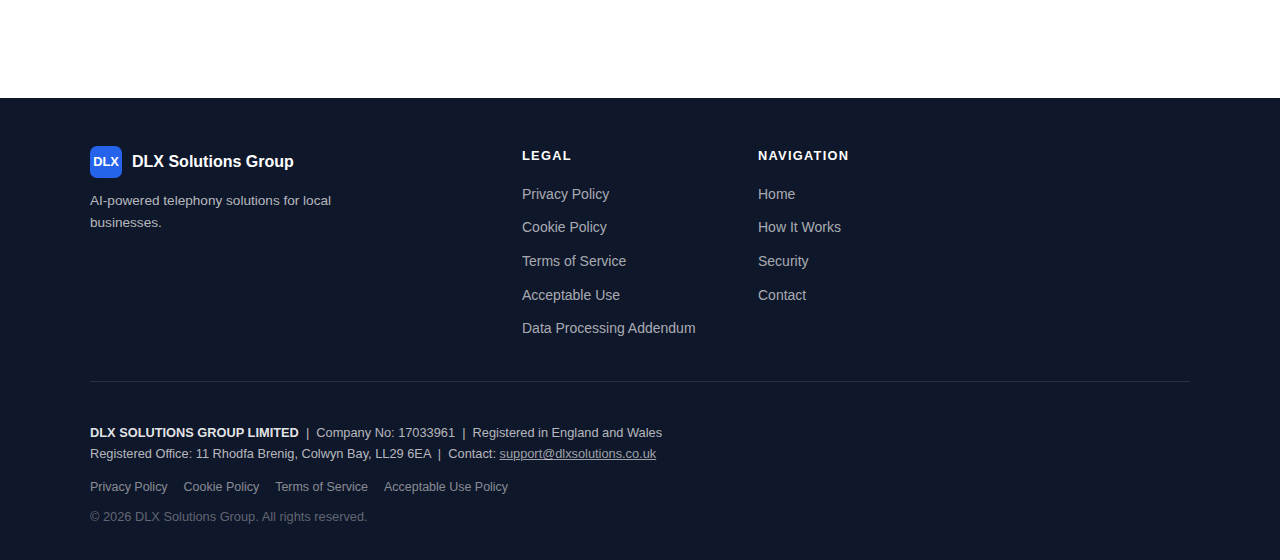
<file: aup.html>
<!DOCTYPE html>
<html lang="en">
<head>
  <meta charset="UTF-8" />
  <meta name="viewport" content="width=device-width, initial-scale=1.0" />
  <title>Acceptable Use Policy — DLX Solutions Group</title>
  <meta name="description" content="Acceptable Use Policy for DLX Solutions Group AI Receptionist service." />
  <!-- Fonts: Inter loaded from system/local where available; fallback to system-ui stack in CSS -->
  <link rel="stylesheet" href="css/style.css" />
  <link rel="icon" href="data:image/svg+xml,<svg xmlns='http://www.w3.org/2000/svg' viewBox='0 0 32 32'><rect width='32' height='32' rx='8' fill='%232563eb'/><text x='6' y='23' font-family='Arial' font-weight='900' font-size='18' fill='white'>D</text></svg>" />
</head>
<body>

<!-- NAV -->
<nav>
  <div class="nav-inner">
    <a href="index.html" class="nav-logo">
      <span class="logo-mark">DLX</span>
      DLX Solutions Group
    </a>
    <ul class="nav-links">
      <li><a href="index.html">Home</a></li>
      <li><a href="how-it-works.html">How It Works</a></li>
      <li><a href="pricing.html">Pricing</a></li>
      <li><a href="security.html">Security</a></li>
      <li><a href="contact.html">Contact</a></li>
      <li><a href="contact.html" class="nav-cta">Book a Demo</a></li>
    </ul>
    <button class="hamburger" id="hamburger" aria-label="Open menu">
      <span></span><span></span><span></span>
    </button>
  </div>
  <div class="mobile-menu" id="mobileMenu">
    <a href="index.html">Home</a>
    <a href="how-it-works.html">How It Works</a>
    <a href="pricing.html">Pricing</a>
    <a href="security.html">Security &amp; Compliance</a>
    <a href="contact.html">Contact</a>
  </div>
</nav>

<section class="section">
  <div class="container">
    <div class="legal-content">
      <h1>Acceptable Use Policy</h1>
      <p class="meta">Last updated: 17 February 2026 &nbsp;|&nbsp; DLX SOLUTIONS GROUP LIMITED &nbsp;|&nbsp; Company No: 17033961</p>

      <p>This Acceptable Use Policy ("AUP") applies to all clients and users of DLX Solutions Group services. By using our services, you agree to this AUP. Violations may result in immediate suspension or termination of service.</p>

      <h2>1. Permitted Uses</h2>
      <p>The DLX AI Receptionist service is designed for legitimate inbound call handling for business purposes, including:</p>
      <ul>
        <li>Capturing missed call enquiries from existing or potential customers</li>
        <li>Answering basic frequently asked questions about your business</li>
        <li>Delivering lead summaries to business owners for prompt follow-up</li>
        <li>After-hours and overflow call management for legitimate businesses</li>
      </ul>

      <h2>2. Prohibited Uses</h2>
      <p>You must not use the Service to:</p>

      <h3>2.1 Illegal activity</h3>
      <ul>
        <li>Engage in any activity that is unlawful under UK law or the laws of any jurisdiction in which you operate</li>
        <li>Facilitate fraud, deception, or misleading representations to callers</li>
        <li>Collect payment card numbers, bank account details, or financial credentials from callers</li>
        <li>Operate in connection with unlicensed financial services, investment schemes, or activities requiring regulatory authorisation that you do not hold</li>
      </ul>

      <h3>2.2 Telephone misuse</h3>
      <ul>
        <li>Use the Service for outbound spam calling, robocalling, or nuisance calls</li>
        <li>Generate or route calls for the purpose of revenue share fraud ("traffic pumping")</li>
        <li>Configure the system to harvest caller data for purposes other than responding to the caller's enquiry</li>
        <li>Pretend to be a different business or organisation to callers</li>
      </ul>

      <h3>2.3 Harmful or sensitive categories</h3>
      <ul>
        <li>Use the Service in connection with businesses in the following sectors without DLX's prior written approval: adult content, gambling, debt collection, payday lending, pharmaceutical sales, or any sector DLX deems unsuitable at its discretion</li>
        <li>Configure the AI to collect sensitive personal data including health information, religious beliefs, sexual orientation, political views, or criminal history</li>
        <li>Advertise or use the Service as an emergency response service</li>
      </ul>

      <h3>2.4 Abuse of the system</h3>
      <ul>
        <li>Attempt to exploit, circumvent, or reverse-engineer any aspect of the Service</li>
        <li>Attempt to manipulate lead counts or billing through artificial call traffic</li>
        <li>Share access credentials with unauthorised parties</li>
        <li>Harass, threaten, or abuse any DLX employee or representative</li>
      </ul>

      <h3>2.5 Misrepresentation</h3>
      <ul>
        <li>Represent the AI as a human to callers who sincerely ask whether they are speaking to a human or a machine</li>
        <li>Misrepresent the scope or nature of the service to callers (e.g. claiming the AI can book appointments when it cannot)</li>
      </ul>

      <h2>3. Call Recording Obligations</h2>
      <p>DLX plays a call recording disclaimer at the start of every call. This is a mandatory feature and cannot be disabled. By using the Service, you acknowledge that:</p>
      <ul>
        <li>Callers will always be informed that the call may be recorded</li>
        <li>You are responsible for ensuring that your use of recorded call data complies with applicable law</li>
        <li>You will not attempt to disable or circumvent the recording disclaimer</li>
      </ul>

      <h2>4. Data Protection Obligations</h2>
      <p>You are the data controller for caller data delivered by the Service. You must:</p>
      <ul>
        <li>Use caller data only for the purpose of following up on the enquiry and managing the business relationship</li>
        <li>Not share, sell, or further process caller data in ways that are incompatible with the purpose for which it was collected</li>
        <li>Comply with UK GDPR and any other applicable data protection law</li>
        <li>Respond appropriately to any data subject rights requests from callers</li>
      </ul>

      <h2>5. Restricted Industries</h2>
      <p>DLX does not accept clients operating in the following sectors without prior written approval:</p>
      <ul>
        <li>Adult content or services</li>
        <li>Gambling (unless licensed by the Gambling Commission)</li>
        <li>Payday lending, logbook loans, or high-cost short-term credit</li>
        <li>Debt collection agencies</li>
        <li>Pharmaceuticals or controlled substances</li>
        <li>Pyramid selling or multi-level marketing</li>
        <li>Any activity that is unlawful in England and Wales</li>
      </ul>

      <h2>6. Enforcement</h2>
      <p>DLX reserves the right to:</p>
      <ul>
        <li>Immediately suspend the Service if we reasonably suspect a breach of this AUP</li>
        <li>Terminate the Service agreement with immediate effect for serious or repeated violations</li>
        <li>Report unlawful activity to relevant authorities (Ofcom, ICO, police) where required</li>
        <li>Cooperate with law enforcement investigations</li>
      </ul>
      <p>Any outstanding fees remain payable following suspension or termination due to AUP violation.</p>

      <h2>7. Reporting Abuse</h2>
      <p>If you become aware of misuse of the DLX platform, or if you are a caller who has received an unwanted or abusive call via our service, please contact us:</p>
      <p>Email: <a href="mailto:support@dlxsolutions.co.uk">support@dlxsolutions.co.uk</a></p>

      <h2>8. Changes to This Policy</h2>
      <p>DLX may update this AUP from time to time. Existing clients will be notified of material changes. Continued use of the Service constitutes acceptance of any updated AUP.</p>
    </div>
  </div>
</section>

<!-- FOOTER -->
<footer>
  <div class="footer-inner">
    <div class="footer-top">
      <div>
        <a href="index.html" class="footer-brand">
          <span class="logo-mark">DLX</span>
          DLX Solutions Group
        </a>
        <p class="footer-tagline">AI-powered telephony solutions for local businesses.</p>
      </div>
      <div class="footer-col">
        <h4>Legal</h4>
        <ul>
          <li><a href="privacy.html">Privacy Policy</a></li>
          <li><a href="cookies.html">Cookie Policy</a></li>
          <li><a href="terms.html">Terms of Service</a></li>
          <li><a href="aup.html">Acceptable Use</a></li>
          <li><a href="dpa.html">Data Processing Addendum</a></li>
        </ul>
      </div>
      <div class="footer-col">
        <h4>Navigation</h4>
        <ul>
          <li><a href="index.html">Home</a></li>
          <li><a href="how-it-works.html">How It Works</a></li>
          <li><a href="security.html">Security</a></li>
          <li><a href="contact.html">Contact</a></li>
        </ul>
      </div>
    </div>
    <div class="footer-bottom">
      <p><strong>DLX SOLUTIONS GROUP LIMITED</strong> &nbsp;|&nbsp; Company No: 17033961 &nbsp;|&nbsp; Registered in England and Wales</p>
      <p>Registered Office: 11 Rhodfa Brenig, Colwyn Bay, LL29 6EA &nbsp;|&nbsp; Contact: <a href="mailto:support@dlxsolutions.co.uk" style="color:rgba(255,255,255,0.6);">support@dlxsolutions.co.uk</a></p>
      <div class="footer-legal-links">
        <a href="privacy.html">Privacy Policy</a>
        <a href="cookies.html">Cookie Policy</a>
        <a href="terms.html">Terms of Service</a>
        <a href="aup.html">Acceptable Use Policy</a>
      </div>
      <p class="text-small mt-8" style="color:rgba(255,255,255,0.35);">&copy; 2026 DLX Solutions Group. All rights reserved.</p>
    </div>
  </div>
</footer>

<div class="cookie-banner" id="cookieBanner">
  <div class="cookie-inner">
    <p class="cookie-text">We use essential cookies to make this site work. <a href="cookies.html">Cookie Policy</a> | <a href="privacy.html">Privacy Policy</a></p>
    <div class="cookie-actions">
      <button class="cookie-btn cookie-accept" id="cookieAccept">Accept</button>
      <button class="cookie-btn cookie-reject" id="cookieReject">Reject Non-Essential</button>
    </div>
  </div>
</div>

<script src="js/main.js"></script>
</body>
</html>
</file>
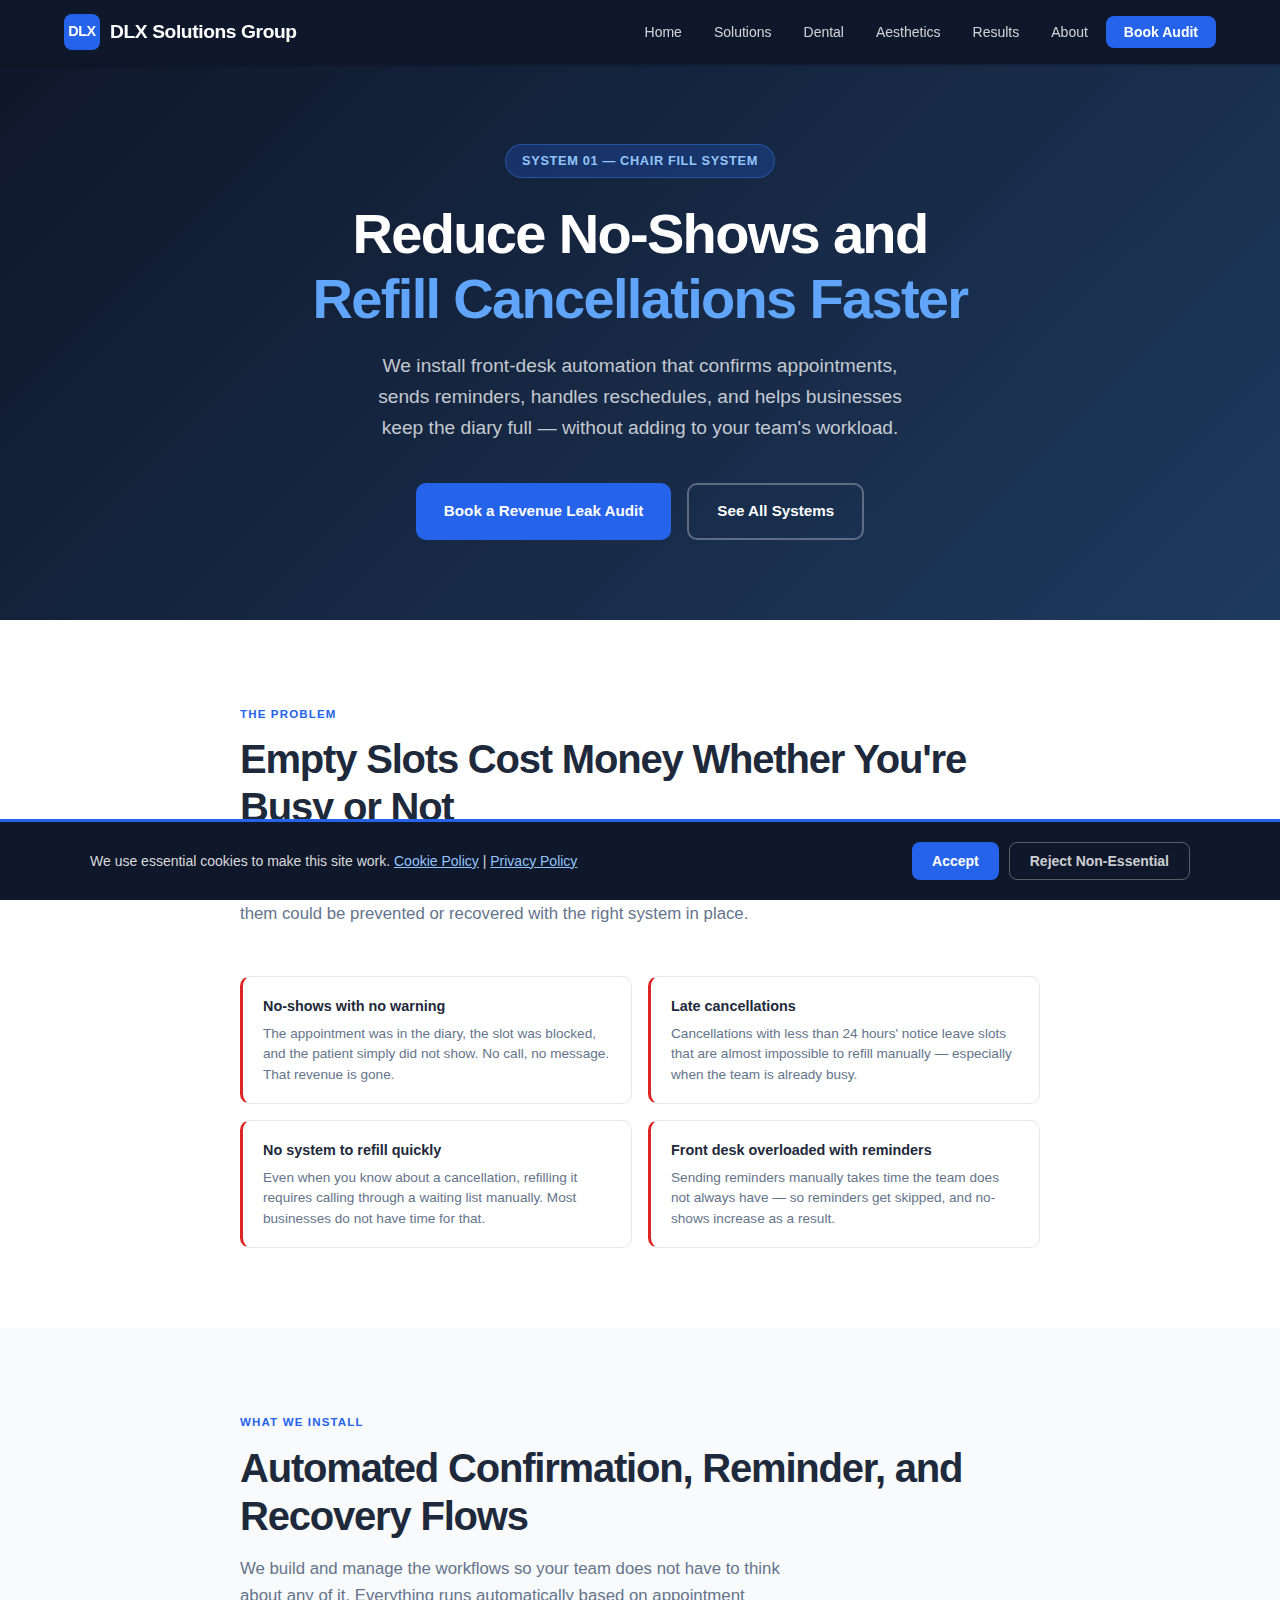
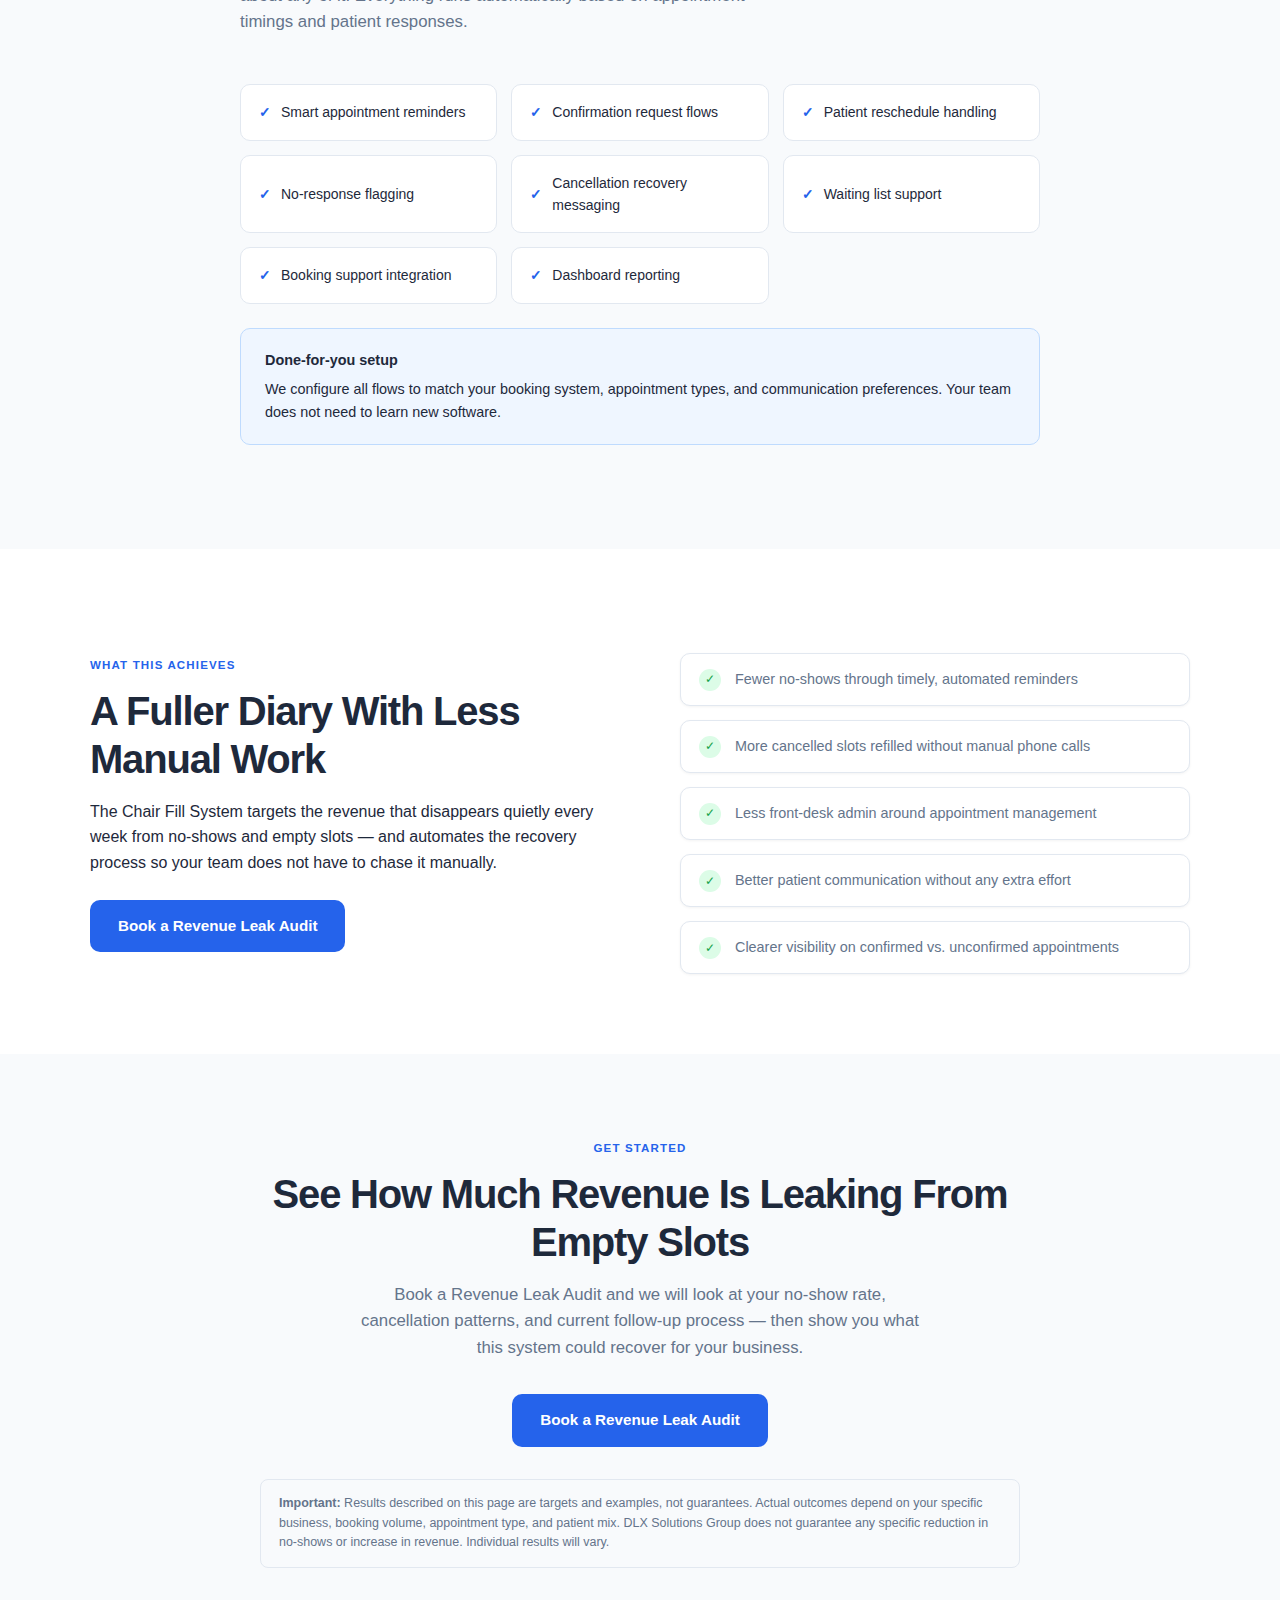
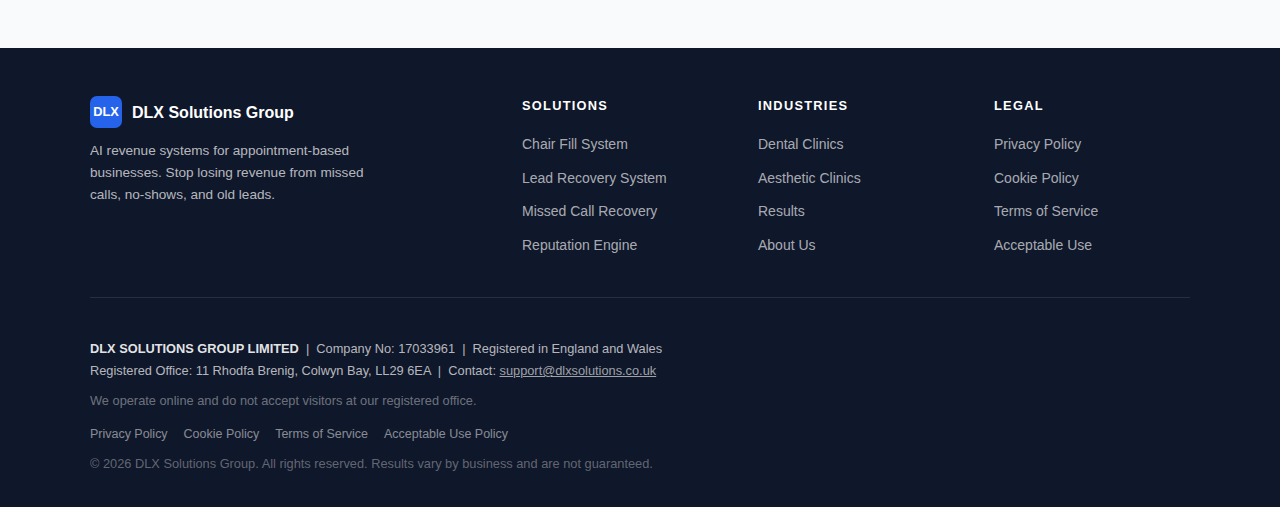
<file: chair-fill.html>
<!DOCTYPE html>
<html lang="en">
<head>
  <meta charset="UTF-8" />
  <meta name="viewport" content="width=device-width, initial-scale=1.0" />
  <title>Chair Fill System — DLX Solutions Group</title>
  <meta name="description" content="Reduce no-shows and refill cancellations faster. Our Chair Fill System automates confirmations, reminders, and reschedule handling so your diary stays full." />
  <link rel="stylesheet" href="css/style.css" />
  <link rel="icon" href="data:image/svg+xml,<svg xmlns='http://www.w3.org/2000/svg' viewBox='0 0 32 32'><rect width='32' height='32' rx='8' fill='%231a56db'/><text x='5' y='23' font-family='Arial' font-weight='900' font-size='18' fill='white'>D</text></svg>" />
</head>
<body>

<!-- NAV -->
<nav>
  <div class="nav-inner">
    <a href="index.html" class="nav-logo">
      <span class="logo-mark">DLX</span>
      DLX Solutions Group
    </a>
    <ul class="nav-links">
      <li><a href="index.html">Home</a></li>
      <li><a href="solutions.html">Solutions</a></li>
      <li><a href="dental-clinics.html">Dental</a></li>
      <li><a href="aesthetic-clinics.html">Aesthetics</a></li>
      <li><a href="results.html">Results</a></li>
      <li><a href="about.html">About</a></li>
      <li><a href="contact.html" class="nav-cta">Book Audit</a></li>
    </ul>
    <button class="hamburger" id="hamburger" aria-label="Open menu">
      <span></span><span></span><span></span>
    </button>
  </div>
  <div class="mobile-menu" id="mobileMenu">
    <a href="index.html">Home</a>
    <a href="solutions.html">Solutions</a>
    <a href="dental-clinics.html">Dental Clinics</a>
    <a href="aesthetic-clinics.html">Aesthetic Clinics</a>
    <a href="results.html">Results</a>
    <a href="about.html">About</a>
    <a href="contact.html">Book a Revenue Leak Audit</a>
  </div>
</nav>

<!-- HERO -->
<section class="hero">
  <div class="container">
    <div class="hero-badge">System 01 — Chair Fill System</div>
    <h1>Reduce No-Shows and<br/><span class="accent">Refill Cancellations Faster</span></h1>
    <p>We install front-desk automation that confirms appointments, sends reminders, handles reschedules, and helps businesses keep the diary full — without adding to your team's workload.</p>
    <div class="hero-actions">
      <a href="contact.html" class="btn btn-primary">Book a Revenue Leak Audit</a>
      <a href="solutions.html" class="btn btn-outline">See All Systems</a>
    </div>
  </div>
</section>

<!-- THE PROBLEM -->
<section class="section">
  <div class="container" style="max-width:800px;">
    <div class="section-eyebrow">The Problem</div>
    <h2 class="section-title">Empty Slots Cost Money Whether You're Busy or Not</h2>
    <p class="section-sub">No-shows and late cancellations create empty slots, lost revenue, and unnecessary pressure on the front desk. The frustrating part is that most of them could be prevented or recovered with the right system in place.</p>

    <div class="pain-grid">
      <div class="pain-item">
        <h4>No-shows with no warning</h4>
        <p>The appointment was in the diary, the slot was blocked, and the patient simply did not show. No call, no message. That revenue is gone.</p>
      </div>
      <div class="pain-item">
        <h4>Late cancellations</h4>
        <p>Cancellations with less than 24 hours' notice leave slots that are almost impossible to refill manually — especially when the team is already busy.</p>
      </div>
      <div class="pain-item">
        <h4>No system to refill quickly</h4>
        <p>Even when you know about a cancellation, refilling it requires calling through a waiting list manually. Most businesses do not have time for that.</p>
      </div>
      <div class="pain-item">
        <h4>Front desk overloaded with reminders</h4>
        <p>Sending reminders manually takes time the team does not always have — so reminders get skipped, and no-shows increase as a result.</p>
      </div>
    </div>
  </div>
</section>

<!-- WHAT THE SYSTEM DOES -->
<section class="section section-alt">
  <div class="container" style="max-width:800px;">
    <div class="section-eyebrow">What We Install</div>
    <h2 class="section-title">Automated Confirmation, Reminder, and Recovery Flows</h2>
    <p class="section-sub">We build and manage the workflows so your team does not have to think about any of it. Everything runs automatically based on appointment timings and patient responses.</p>

    <div class="include-grid">
      <div class="include-item">Smart appointment reminders</div>
      <div class="include-item">Confirmation request flows</div>
      <div class="include-item">Patient reschedule handling</div>
      <div class="include-item">No-response flagging</div>
      <div class="include-item">Cancellation recovery messaging</div>
      <div class="include-item">Waiting list support</div>
      <div class="include-item">Booking support integration</div>
      <div class="include-item">Dashboard reporting</div>
    </div>

    <div class="notice mt-24">
      <div class="notice-title">Done-for-you setup</div>
      We configure all flows to match your booking system, appointment types, and communication preferences. Your team does not need to learn new software.
    </div>
  </div>
</section>

<!-- OUTCOMES -->
<section class="section">
  <div class="container">
    <div class="outcomes-inner">
      <div>
        <div class="section-eyebrow">What This Achieves</div>
        <h2 class="section-title">A Fuller Diary With Less Manual Work</h2>
        <p>The Chair Fill System targets the revenue that disappears quietly every week from no-shows and empty slots — and automates the recovery process so your team does not have to chase it manually.</p>
        <a href="contact.html" class="btn btn-primary mt-24">Book a Revenue Leak Audit</a>
      </div>
      <ul class="outcomes-list">
        <li>
          <span class="check-icon">✓</span>
          <p>Fewer no-shows through timely, automated reminders</p>
        </li>
        <li>
          <span class="check-icon">✓</span>
          <p>More cancelled slots refilled without manual phone calls</p>
        </li>
        <li>
          <span class="check-icon">✓</span>
          <p>Less front-desk admin around appointment management</p>
        </li>
        <li>
          <span class="check-icon">✓</span>
          <p>Better patient communication without any extra effort</p>
        </li>
        <li>
          <span class="check-icon">✓</span>
          <p>Clearer visibility on confirmed vs. unconfirmed appointments</p>
        </li>
      </ul>
    </div>
  </div>
</section>

<!-- DISCLAIMER + CTA -->
<section class="section section-alt">
  <div class="container" style="max-width:760px;text-align:center;">
    <div class="section-eyebrow">Get Started</div>
    <h2 class="section-title">See How Much Revenue Is Leaking From Empty Slots</h2>
    <p class="section-sub" style="margin:0 auto 32px;">Book a Revenue Leak Audit and we will look at your no-show rate, cancellation patterns, and current follow-up process — then show you what this system could recover for your business.</p>
    <a href="contact.html" class="btn btn-primary">Book a Revenue Leak Audit</a>
    <div class="disclaimer" style="text-align:left;margin-top:32px;">
      <strong>Important:</strong> Results described on this page are targets and examples, not guarantees. Actual outcomes depend on your specific business, booking volume, appointment type, and patient mix. DLX Solutions Group does not guarantee any specific reduction in no-shows or increase in revenue. Individual results will vary.
    </div>
  </div>
</section>

<!-- FOOTER -->
<footer>
  <div class="footer-inner">
    <div class="footer-top">
      <div>
        <a href="index.html" class="footer-brand">
          <span class="logo-mark">DLX</span>
          DLX Solutions Group
        </a>
        <p class="footer-tagline">AI revenue systems for appointment-based businesses. Stop losing revenue from missed calls, no-shows, and old leads.</p>
      </div>
      <div class="footer-col">
        <h4>Solutions</h4>
        <ul>
          <li><a href="chair-fill.html">Chair Fill System</a></li>
          <li><a href="lead-recovery.html">Lead Recovery System</a></li>
          <li><a href="missed-call-recovery.html">Missed Call Recovery</a></li>
          <li><a href="reputation-engine.html">Reputation Engine</a></li>
        </ul>
      </div>
      <div class="footer-col">
        <h4>Industries</h4>
        <ul>
          <li><a href="dental-clinics.html">Dental Clinics</a></li>
          <li><a href="aesthetic-clinics.html">Aesthetic Clinics</a></li>
          <li><a href="results.html">Results</a></li>
          <li><a href="about.html">About Us</a></li>
        </ul>
      </div>
      <div class="footer-col">
        <h4>Legal</h4>
        <ul>
          <li><a href="privacy.html">Privacy Policy</a></li>
          <li><a href="cookies.html">Cookie Policy</a></li>
          <li><a href="terms.html">Terms of Service</a></li>
          <li><a href="aup.html">Acceptable Use</a></li>
        </ul>
      </div>
    </div>
    <div class="footer-bottom">
      <p><strong>DLX SOLUTIONS GROUP LIMITED</strong> &nbsp;|&nbsp; Company No: 17033961 &nbsp;|&nbsp; Registered in England and Wales</p>
      <p>Registered Office: 11 Rhodfa Brenig, Colwyn Bay, LL29 6EA &nbsp;|&nbsp; Contact: <a href="mailto:support@dlxsolutions.co.uk" style="color:rgba(255,255,255,0.6);">support@dlxsolutions.co.uk</a></p>
      <p class="text-small mt-8" style="color:rgba(255,255,255,0.4);">We operate online and do not accept visitors at our registered office.</p>
      <div class="footer-legal-links">
        <a href="privacy.html">Privacy Policy</a>
        <a href="cookies.html">Cookie Policy</a>
        <a href="terms.html">Terms of Service</a>
        <a href="aup.html">Acceptable Use Policy</a>
      </div>
      <p class="text-small mt-8" style="color:rgba(255,255,255,0.35);">&copy; 2026 DLX Solutions Group. All rights reserved. Results vary by business and are not guaranteed.</p>
    </div>
  </div>
</footer>

<div class="cookie-banner" id="cookieBanner">
  <div class="cookie-inner">
    <p class="cookie-text">We use essential cookies to make this site work. <a href="cookies.html">Cookie Policy</a> | <a href="privacy.html">Privacy Policy</a></p>
    <div class="cookie-actions">
      <button class="cookie-btn cookie-accept" id="cookieAccept">Accept</button>
      <button class="cookie-btn cookie-reject" id="cookieReject">Reject Non-Essential</button>
    </div>
  </div>
</div>

<script src="js/main.js"></script>
</body>
</html>
</file>
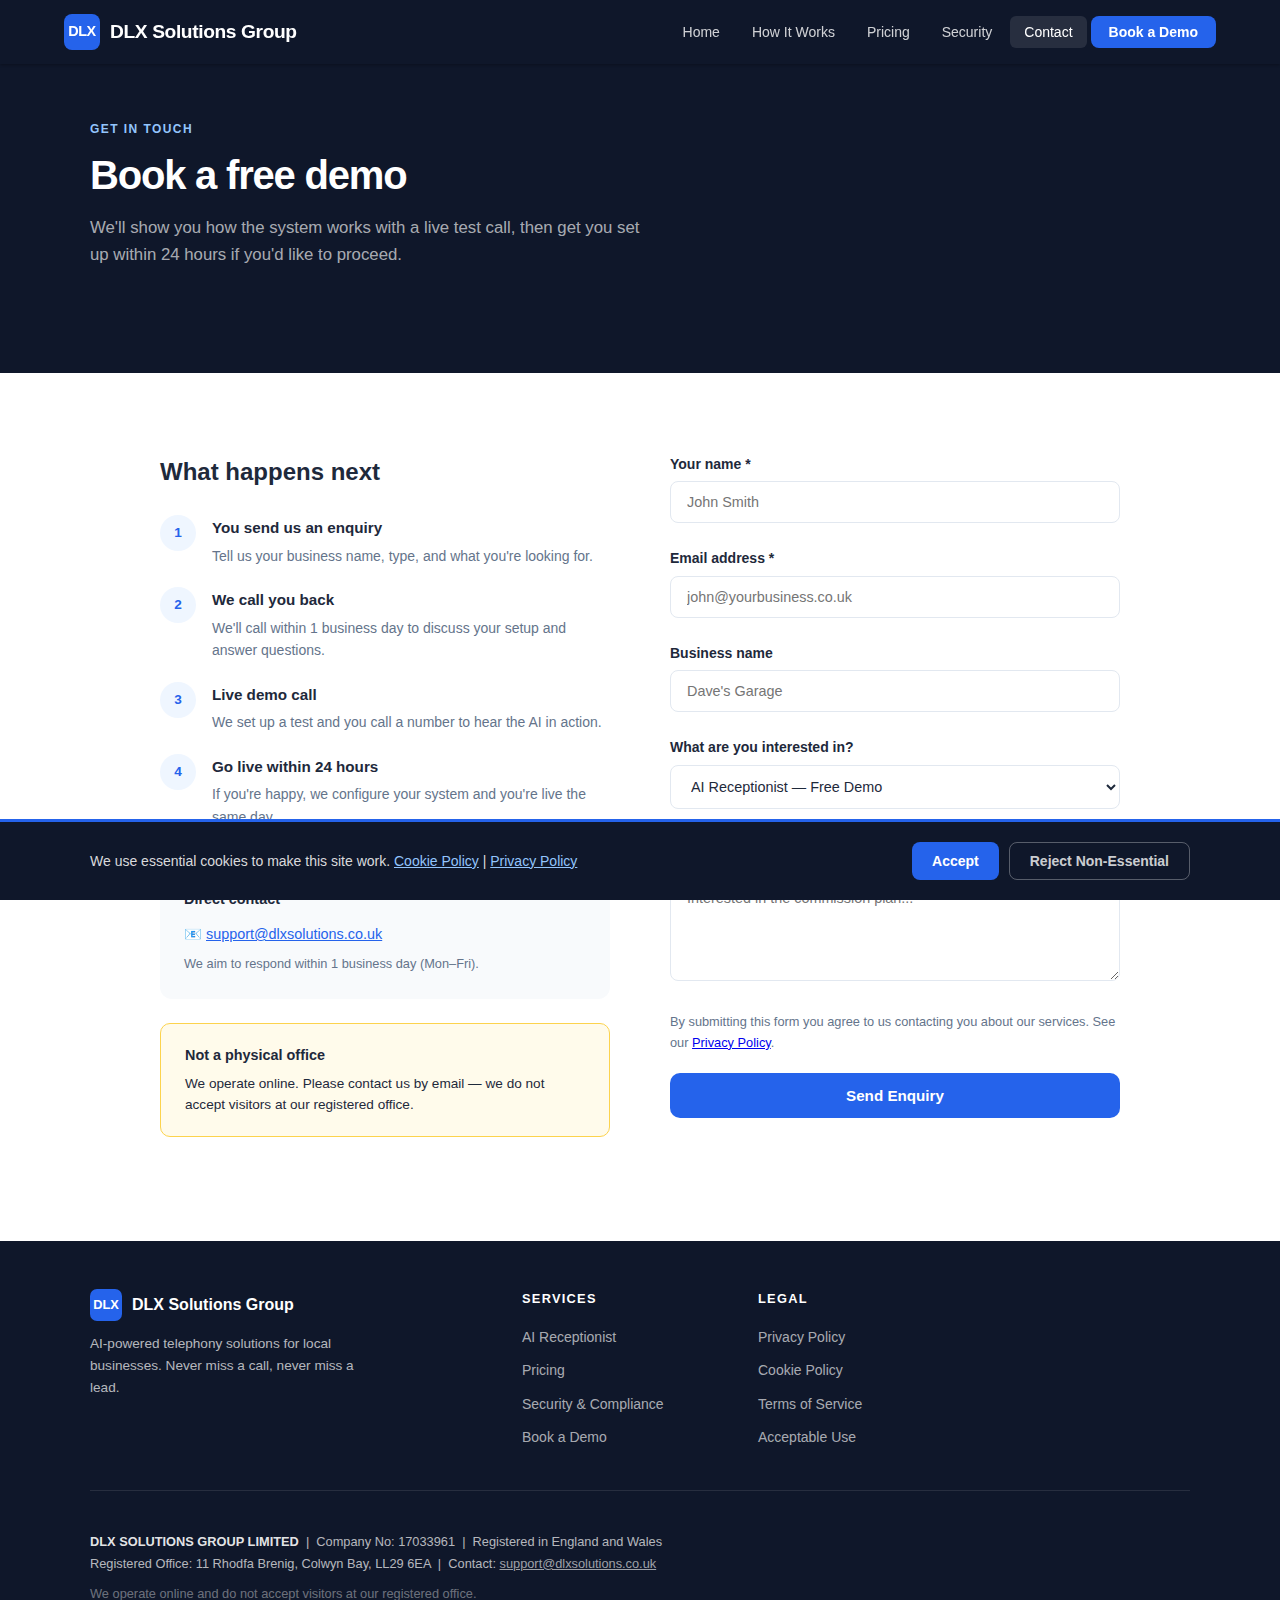
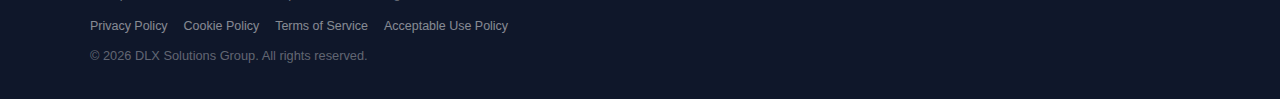
<file: contact.html>
<!DOCTYPE html>
<html lang="en">
<head>
  <meta charset="UTF-8" />
  <meta name="viewport" content="width=device-width, initial-scale=1.0" />
  <title>Contact — DLX Solutions Group</title>
  <meta name="description" content="Get in touch with DLX Solutions Group. Book a free demo of our AI receptionist or send us an enquiry." />
  <!-- Fonts: Inter loaded from system/local where available; fallback to system-ui stack in CSS -->
  <link rel="stylesheet" href="css/style.css" />
  <link rel="icon" href="data:image/svg+xml,<svg xmlns='http://www.w3.org/2000/svg' viewBox='0 0 32 32'><rect width='32' height='32' rx='8' fill='%232563eb'/><text x='6' y='23' font-family='Arial' font-weight='900' font-size='18' fill='white'>D</text></svg>" />
</head>
<body>

<!-- NAV -->
<nav>
  <div class="nav-inner">
    <a href="index.html" class="nav-logo">
      <span class="logo-mark">DLX</span>
      DLX Solutions Group
    </a>
    <ul class="nav-links">
      <li><a href="index.html">Home</a></li>
      <li><a href="how-it-works.html">How It Works</a></li>
      <li><a href="pricing.html">Pricing</a></li>
      <li><a href="security.html">Security</a></li>
      <li><a href="contact.html">Contact</a></li>
      <li><a href="contact.html" class="nav-cta">Book a Demo</a></li>
    </ul>
    <button class="hamburger" id="hamburger" aria-label="Open menu">
      <span></span><span></span><span></span>
    </button>
  </div>
  <div class="mobile-menu" id="mobileMenu">
    <a href="index.html">Home</a>
    <a href="how-it-works.html">How It Works</a>
    <a href="pricing.html">Pricing</a>
    <a href="security.html">Security &amp; Compliance</a>
    <a href="contact.html">Contact</a>
    <a href="contact.html">Book a Demo</a>
  </div>
</nav>

<!-- HERO -->
<section style="background:var(--navy);padding:56px 24px;color:white;">
  <div class="container">
    <div class="section-label section-label-light">Get In Touch</div>
    <h1 class="section-title" style="color:white;">Book a free demo</h1>
    <p class="section-sub section-sub-light">We'll show you how the system works with a live test call, then get you set up within 24 hours if you'd like to proceed.</p>
  </div>
</section>

<!-- CONTACT SECTION -->
<section class="section">
  <div class="container">
    <div style="display:grid;grid-template-columns:1fr 1fr;gap:60px;align-items:start;max-width:960px;margin:0 auto;">

      <!-- INFO -->
      <div>
        <h2 style="font-size:1.5rem;font-weight:700;margin-bottom:24px;">What happens next</h2>
        <div style="display:flex;flex-direction:column;gap:20px;margin-bottom:36px;">
          <div style="display:flex;gap:16px;">
            <div style="width:36px;height:36px;background:var(--blue-pale);border-radius:50%;display:flex;align-items:center;justify-content:center;font-size:0.85rem;font-weight:700;color:var(--blue);flex-shrink:0;">1</div>
            <div>
              <strong style="font-size:0.95rem;">You send us an enquiry</strong>
              <p style="font-size:0.875rem;color:var(--grey-text);margin:4px 0 0;">Tell us your business name, type, and what you're looking for.</p>
            </div>
          </div>
          <div style="display:flex;gap:16px;">
            <div style="width:36px;height:36px;background:var(--blue-pale);border-radius:50%;display:flex;align-items:center;justify-content:center;font-size:0.85rem;font-weight:700;color:var(--blue);flex-shrink:0;">2</div>
            <div>
              <strong style="font-size:0.95rem;">We call you back</strong>
              <p style="font-size:0.875rem;color:var(--grey-text);margin:4px 0 0;">We'll call within 1 business day to discuss your setup and answer questions.</p>
            </div>
          </div>
          <div style="display:flex;gap:16px;">
            <div style="width:36px;height:36px;background:var(--blue-pale);border-radius:50%;display:flex;align-items:center;justify-content:center;font-size:0.85rem;font-weight:700;color:var(--blue);flex-shrink:0;">3</div>
            <div>
              <strong style="font-size:0.95rem;">Live demo call</strong>
              <p style="font-size:0.875rem;color:var(--grey-text);margin:4px 0 0;">We set up a test and you call a number to hear the AI in action.</p>
            </div>
          </div>
          <div style="display:flex;gap:16px;">
            <div style="width:36px;height:36px;background:var(--blue-pale);border-radius:50%;display:flex;align-items:center;justify-content:center;font-size:0.85rem;font-weight:700;color:var(--blue);flex-shrink:0;">4</div>
            <div>
              <strong style="font-size:0.95rem;">Go live within 24 hours</strong>
              <p style="font-size:0.875rem;color:var(--grey-text);margin:4px 0 0;">If you're happy, we configure your system and you're live the same day.</p>
            </div>
          </div>
        </div>

        <div style="background:var(--grey-light);border-radius:12px;padding:24px;">
          <h3 style="font-size:0.9rem;font-weight:700;margin-bottom:12px;">Direct contact</h3>
          <p style="font-size:0.9rem;margin-bottom:8px;">
            📧 <a href="mailto:support@dlxsolutions.co.uk" style="color:var(--blue);">support@dlxsolutions.co.uk</a>
          </p>
          <p style="font-size:0.8rem;color:var(--grey-text);margin:0;">We aim to respond within 1 business day (Mon–Fri).</p>
        </div>

        <div class="notice notice-warn mt-24">
          <div class="notice-title">Not a physical office</div>
          <p style="margin:0;font-size:0.85rem;">We operate online. Please contact us by email — we do not accept visitors at our registered office.</p>
        </div>
      </div>

      <!-- FORM -->
      <div>
        <div id="formConfirm" style="display:none;background:#f0fdf4;border:1px solid #bbf7d0;border-radius:12px;padding:32px;text-align:center;">
          <div style="font-size:2rem;margin-bottom:12px;">✅</div>
          <h3 style="font-weight:700;margin-bottom:8px;">Enquiry sent!</h3>
          <p style="color:var(--grey-text);font-size:0.9rem;">Your email client should have opened. If it didn't, email us directly at <a href="mailto:support@dlxsolutions.co.uk">support@dlxsolutions.co.uk</a>.</p>
        </div>

        <form id="contactForm" style="display:flex;flex-direction:column;gap:4px;">
          <div class="form-group">
            <label for="name">Your name *</label>
            <input type="text" id="name" name="name" placeholder="John Smith" required />
          </div>
          <div class="form-group">
            <label for="email">Email address *</label>
            <input type="email" id="email" name="email" placeholder="john@yourbusiness.co.uk" required />
          </div>
          <div class="form-group">
            <label for="businessName">Business name</label>
            <input type="text" id="businessName" name="businessName" placeholder="Dave's Garage" />
          </div>
          <div class="form-group">
            <label for="service">What are you interested in?</label>
            <select id="service" name="service">
              <option value="AI Receptionist Demo">AI Receptionist — Free Demo</option>
              <option value="AI Receptionist Pricing Query">AI Receptionist — Pricing Query</option>
              <option value="Web Design">Web Design Services</option>
              <option value="General Enquiry">General Enquiry</option>
            </select>
          </div>
          <div class="form-group">
            <label for="message">Tell us a bit more *</label>
            <textarea id="message" name="message" placeholder="e.g. I run a garage in Derby with about 20 missed calls a week. Interested in the commission plan..." required></textarea>
          </div>
          <div style="font-size:0.8rem;color:var(--grey-text);margin-bottom:16px;">
            By submitting this form you agree to us contacting you about our services. See our <a href="privacy.html">Privacy Policy</a>.
          </div>
          <button type="submit" class="btn btn-primary" style="width:100%;justify-content:center;">Send Enquiry</button>
        </form>
      </div>

    </div>
  </div>
</section>

<!-- FOOTER -->
<footer>
  <div class="footer-inner">
    <div class="footer-top">
      <div>
        <a href="index.html" class="footer-brand">
          <span class="logo-mark">DLX</span>
          DLX Solutions Group
        </a>
        <p class="footer-tagline">AI-powered telephony solutions for local businesses. Never miss a call, never miss a lead.</p>
      </div>
      <div class="footer-col">
        <h4>Services</h4>
        <ul>
          <li><a href="how-it-works.html">AI Receptionist</a></li>
          <li><a href="pricing.html">Pricing</a></li>
          <li><a href="security.html">Security &amp; Compliance</a></li>
          <li><a href="contact.html">Book a Demo</a></li>
        </ul>
      </div>
      <div class="footer-col">
        <h4>Legal</h4>
        <ul>
          <li><a href="privacy.html">Privacy Policy</a></li>
          <li><a href="cookies.html">Cookie Policy</a></li>
          <li><a href="terms.html">Terms of Service</a></li>
          <li><a href="aup.html">Acceptable Use</a></li>
        </ul>
      </div>
    </div>
    <div class="footer-bottom">
      <p><strong>DLX SOLUTIONS GROUP LIMITED</strong> &nbsp;|&nbsp; Company No: 17033961 &nbsp;|&nbsp; Registered in England and Wales</p>
      <p>Registered Office: 11 Rhodfa Brenig, Colwyn Bay, LL29 6EA &nbsp;|&nbsp; Contact: <a href="mailto:support@dlxsolutions.co.uk" style="color:rgba(255,255,255,0.6);">support@dlxsolutions.co.uk</a></p>
      <p class="text-small mt-8" style="color:rgba(255,255,255,0.4);">We operate online and do not accept visitors at our registered office.</p>
      <div class="footer-legal-links">
        <a href="privacy.html">Privacy Policy</a>
        <a href="cookies.html">Cookie Policy</a>
        <a href="terms.html">Terms of Service</a>
        <a href="aup.html">Acceptable Use Policy</a>
      </div>
      <p class="text-small mt-8" style="color:rgba(255,255,255,0.35);">&copy; 2026 DLX Solutions Group. All rights reserved.</p>
    </div>
  </div>
</footer>

<div class="cookie-banner" id="cookieBanner">
  <div class="cookie-inner">
    <p class="cookie-text">We use essential cookies to make this site work. <a href="cookies.html">Cookie Policy</a> | <a href="privacy.html">Privacy Policy</a></p>
    <div class="cookie-actions">
      <button class="cookie-btn cookie-accept" id="cookieAccept">Accept</button>
      <button class="cookie-btn cookie-reject" id="cookieReject">Reject Non-Essential</button>
    </div>
  </div>
</div>

<script src="js/main.js"></script>
</body>
</html>
</file>
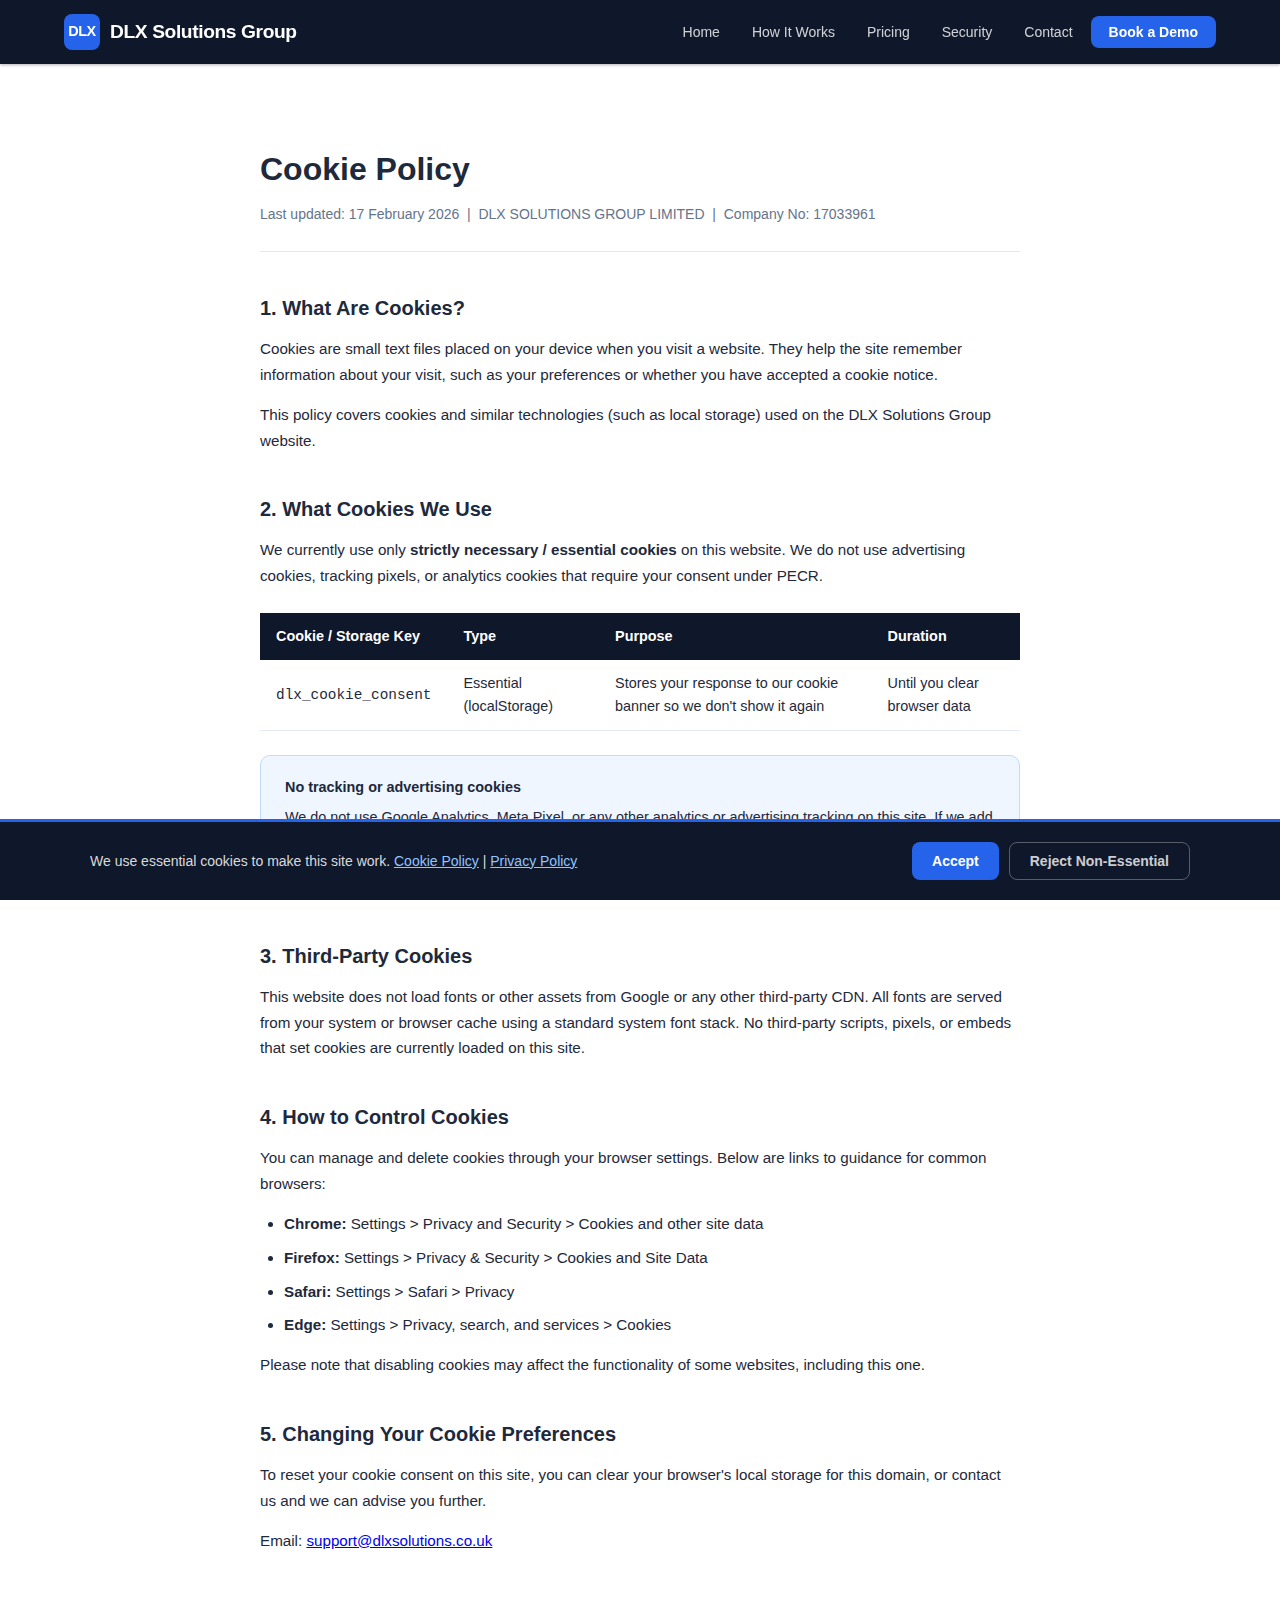
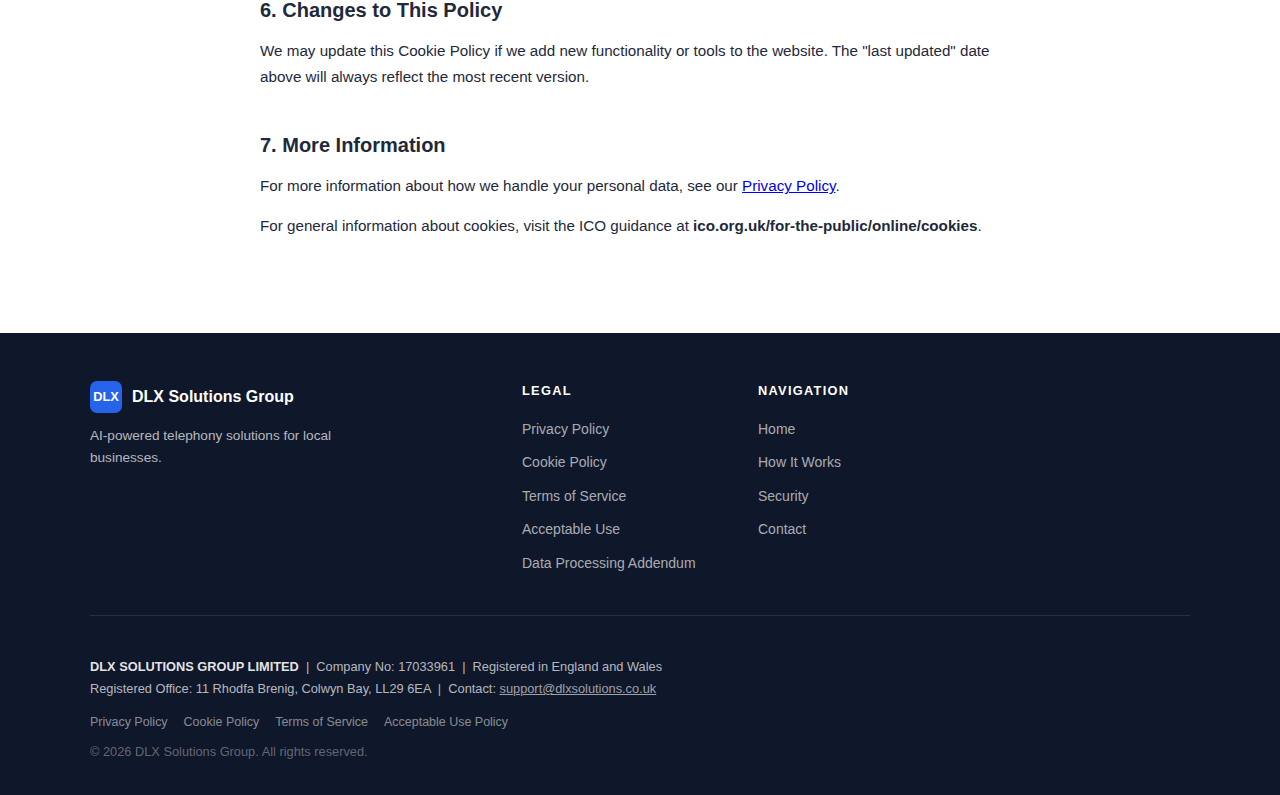
<file: cookies.html>
<!DOCTYPE html>
<html lang="en">
<head>
  <meta charset="UTF-8" />
  <meta name="viewport" content="width=device-width, initial-scale=1.0" />
  <title>Cookie Policy — DLX Solutions Group</title>
  <meta name="description" content="Cookie Policy for DLX Solutions Group. What cookies we use and how to manage them." />
  <!-- Fonts: Inter loaded from system/local where available; fallback to system-ui stack in CSS -->
  <link rel="stylesheet" href="css/style.css" />
  <link rel="icon" href="data:image/svg+xml,<svg xmlns='http://www.w3.org/2000/svg' viewBox='0 0 32 32'><rect width='32' height='32' rx='8' fill='%232563eb'/><text x='6' y='23' font-family='Arial' font-weight='900' font-size='18' fill='white'>D</text></svg>" />
</head>
<body>

<!-- NAV -->
<nav>
  <div class="nav-inner">
    <a href="index.html" class="nav-logo">
      <span class="logo-mark">DLX</span>
      DLX Solutions Group
    </a>
    <ul class="nav-links">
      <li><a href="index.html">Home</a></li>
      <li><a href="how-it-works.html">How It Works</a></li>
      <li><a href="pricing.html">Pricing</a></li>
      <li><a href="security.html">Security</a></li>
      <li><a href="contact.html">Contact</a></li>
      <li><a href="contact.html" class="nav-cta">Book a Demo</a></li>
    </ul>
    <button class="hamburger" id="hamburger" aria-label="Open menu">
      <span></span><span></span><span></span>
    </button>
  </div>
  <div class="mobile-menu" id="mobileMenu">
    <a href="index.html">Home</a>
    <a href="how-it-works.html">How It Works</a>
    <a href="pricing.html">Pricing</a>
    <a href="security.html">Security &amp; Compliance</a>
    <a href="contact.html">Contact</a>
  </div>
</nav>

<section class="section">
  <div class="container">
    <div class="legal-content">
      <h1>Cookie Policy</h1>
      <p class="meta">Last updated: 17 February 2026 &nbsp;|&nbsp; DLX SOLUTIONS GROUP LIMITED &nbsp;|&nbsp; Company No: 17033961</p>

      <h2>1. What Are Cookies?</h2>
      <p>Cookies are small text files placed on your device when you visit a website. They help the site remember information about your visit, such as your preferences or whether you have accepted a cookie notice.</p>
      <p>This policy covers cookies and similar technologies (such as local storage) used on the DLX Solutions Group website.</p>

      <h2>2. What Cookies We Use</h2>
      <p>We currently use only <strong>strictly necessary / essential cookies</strong> on this website. We do not use advertising cookies, tracking pixels, or analytics cookies that require your consent under PECR.</p>

      <div class="table-wrap" style="margin:24px 0;">
        <table>
          <thead>
            <tr>
              <th>Cookie / Storage Key</th>
              <th>Type</th>
              <th>Purpose</th>
              <th>Duration</th>
            </tr>
          </thead>
          <tbody>
            <tr>
              <td><code>dlx_cookie_consent</code></td>
              <td>Essential (localStorage)</td>
              <td>Stores your response to our cookie banner so we don't show it again</td>
              <td>Until you clear browser data</td>
            </tr>
          </tbody>
        </table>
      </div>

      <div class="notice">
        <div class="notice-title">No tracking or advertising cookies</div>
        <p style="margin:0;font-size:0.9rem;">We do not use Google Analytics, Meta Pixel, or any other analytics or advertising tracking on this site. If we add analytics tools in future, this policy will be updated and you will be asked for your consent before any non-essential cookies are set.</p>
      </div>

      <h2>3. Third-Party Cookies</h2>
      <p>This website does not load fonts or other assets from Google or any other third-party CDN. All fonts are served from your system or browser cache using a standard system font stack. No third-party scripts, pixels, or embeds that set cookies are currently loaded on this site.</p>

      <h2>4. How to Control Cookies</h2>
      <p>You can manage and delete cookies through your browser settings. Below are links to guidance for common browsers:</p>
      <ul>
        <li><strong>Chrome:</strong> Settings &gt; Privacy and Security &gt; Cookies and other site data</li>
        <li><strong>Firefox:</strong> Settings &gt; Privacy &amp; Security &gt; Cookies and Site Data</li>
        <li><strong>Safari:</strong> Settings &gt; Safari &gt; Privacy</li>
        <li><strong>Edge:</strong> Settings &gt; Privacy, search, and services &gt; Cookies</li>
      </ul>
      <p>Please note that disabling cookies may affect the functionality of some websites, including this one.</p>

      <h2>5. Changing Your Cookie Preferences</h2>
      <p>To reset your cookie consent on this site, you can clear your browser's local storage for this domain, or contact us and we can advise you further.</p>
      <p>Email: <a href="mailto:support@dlxsolutions.co.uk">support@dlxsolutions.co.uk</a></p>

      <h2>6. Changes to This Policy</h2>
      <p>We may update this Cookie Policy if we add new functionality or tools to the website. The "last updated" date above will always reflect the most recent version.</p>

      <h2>7. More Information</h2>
      <p>For more information about how we handle your personal data, see our <a href="privacy.html">Privacy Policy</a>.</p>
      <p>For general information about cookies, visit the ICO guidance at <strong>ico.org.uk/for-the-public/online/cookies</strong>.</p>
    </div>
  </div>
</section>

<!-- FOOTER -->
<footer>
  <div class="footer-inner">
    <div class="footer-top">
      <div>
        <a href="index.html" class="footer-brand">
          <span class="logo-mark">DLX</span>
          DLX Solutions Group
        </a>
        <p class="footer-tagline">AI-powered telephony solutions for local businesses.</p>
      </div>
      <div class="footer-col">
        <h4>Legal</h4>
        <ul>
          <li><a href="privacy.html">Privacy Policy</a></li>
          <li><a href="cookies.html">Cookie Policy</a></li>
          <li><a href="terms.html">Terms of Service</a></li>
          <li><a href="aup.html">Acceptable Use</a></li>
          <li><a href="dpa.html">Data Processing Addendum</a></li>
        </ul>
      </div>
      <div class="footer-col">
        <h4>Navigation</h4>
        <ul>
          <li><a href="index.html">Home</a></li>
          <li><a href="how-it-works.html">How It Works</a></li>
          <li><a href="security.html">Security</a></li>
          <li><a href="contact.html">Contact</a></li>
        </ul>
      </div>
    </div>
    <div class="footer-bottom">
      <p><strong>DLX SOLUTIONS GROUP LIMITED</strong> &nbsp;|&nbsp; Company No: 17033961 &nbsp;|&nbsp; Registered in England and Wales</p>
      <p>Registered Office: 11 Rhodfa Brenig, Colwyn Bay, LL29 6EA &nbsp;|&nbsp; Contact: <a href="mailto:support@dlxsolutions.co.uk" style="color:rgba(255,255,255,0.6);">support@dlxsolutions.co.uk</a></p>
      <div class="footer-legal-links">
        <a href="privacy.html">Privacy Policy</a>
        <a href="cookies.html">Cookie Policy</a>
        <a href="terms.html">Terms of Service</a>
        <a href="aup.html">Acceptable Use Policy</a>
      </div>
      <p class="text-small mt-8" style="color:rgba(255,255,255,0.35);">&copy; 2026 DLX Solutions Group. All rights reserved.</p>
    </div>
  </div>
</footer>

<div class="cookie-banner" id="cookieBanner">
  <div class="cookie-inner">
    <p class="cookie-text">We use essential cookies to make this site work. <a href="cookies.html">Cookie Policy</a> | <a href="privacy.html">Privacy Policy</a></p>
    <div class="cookie-actions">
      <button class="cookie-btn cookie-accept" id="cookieAccept">Accept</button>
      <button class="cookie-btn cookie-reject" id="cookieReject">Reject Non-Essential</button>
    </div>
  </div>
</div>

<script src="js/main.js"></script>
</body>
</html>
</file>
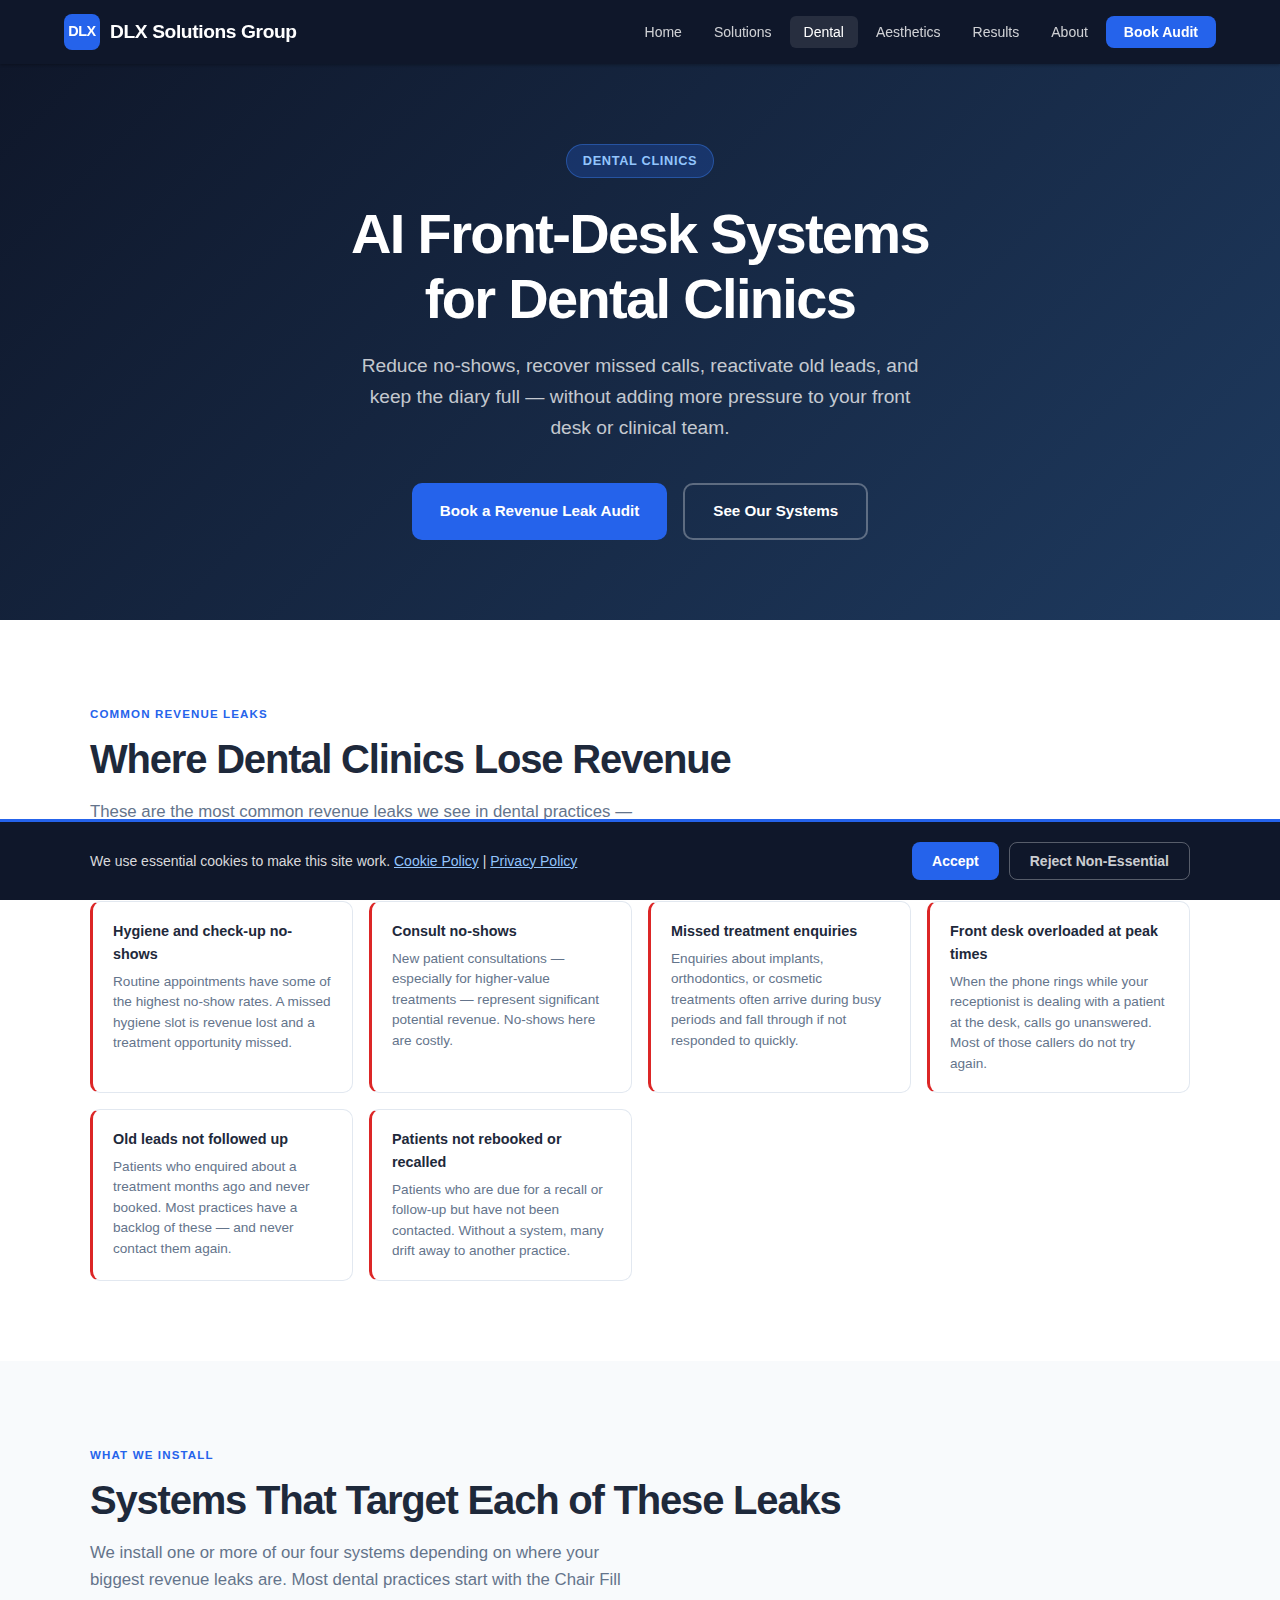
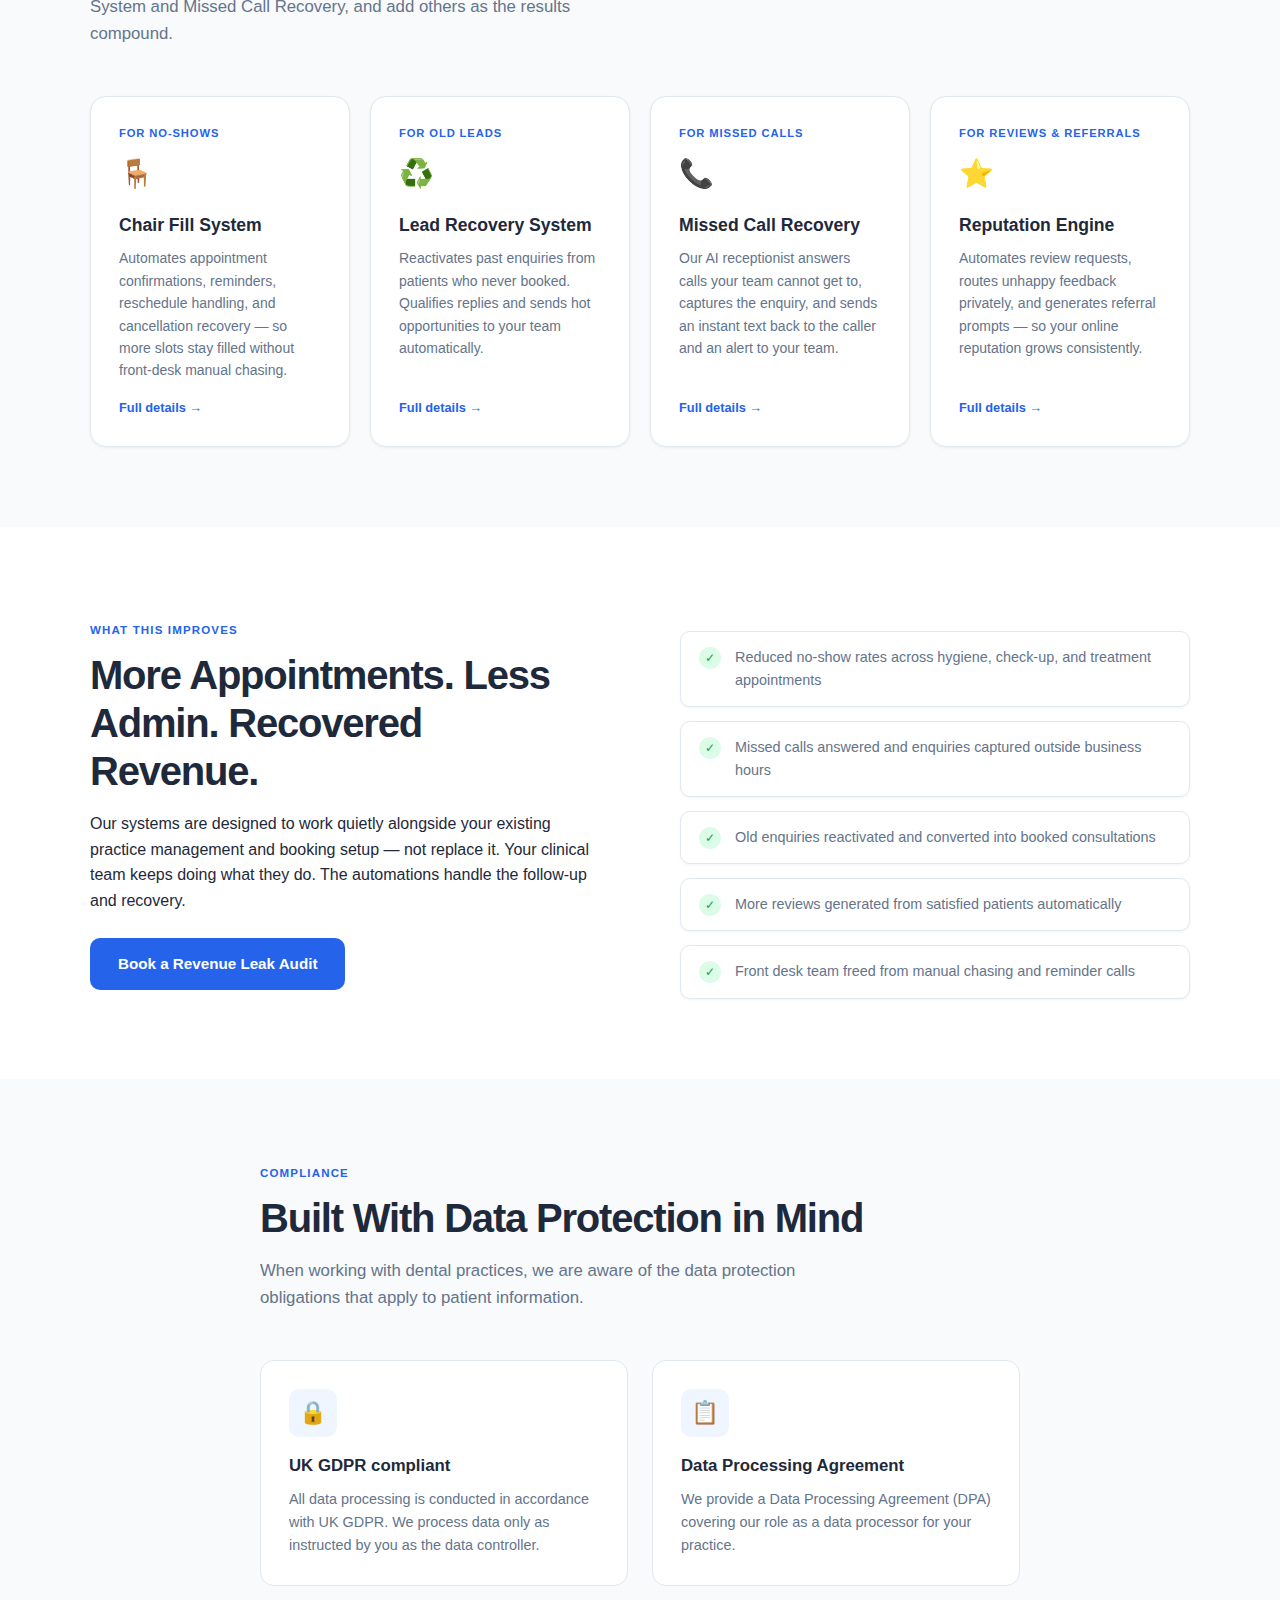
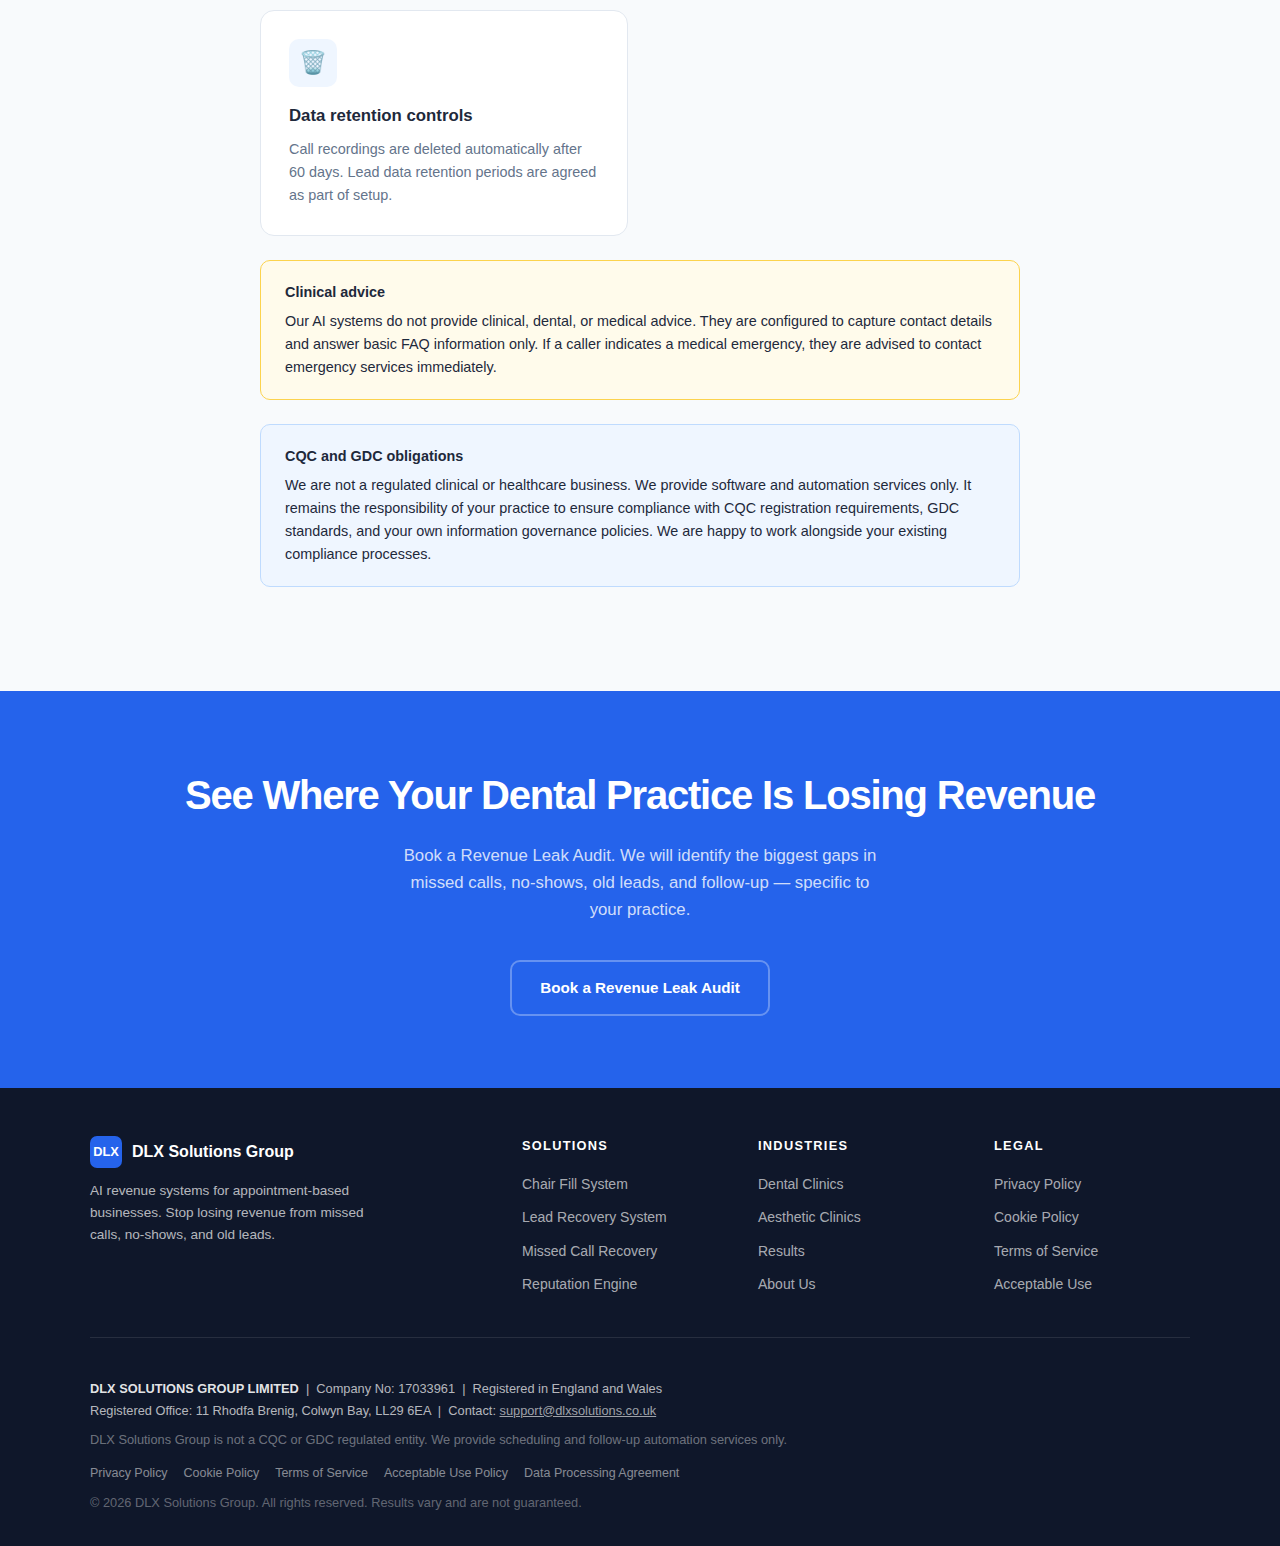
<file: dental-clinics.html>
<!DOCTYPE html>
<html lang="en">
<head>
  <meta charset="UTF-8" />
  <meta name="viewport" content="width=device-width, initial-scale=1.0" />
  <title>AI Revenue Systems for Dental Clinics — DLX Solutions Group</title>
  <meta name="description" content="Reduce no-shows, recover missed calls, reactivate old leads, and keep the diary full. AI front-desk systems built for dental practices." />
  <link rel="stylesheet" href="css/style.css" />
  <link rel="icon" href="data:image/svg+xml,<svg xmlns='http://www.w3.org/2000/svg' viewBox='0 0 32 32'><rect width='32' height='32' rx='8' fill='%231a56db'/><text x='5' y='23' font-family='Arial' font-weight='900' font-size='18' fill='white'>D</text></svg>" />
</head>
<body>

<!-- NAV -->
<nav>
  <div class="nav-inner">
    <a href="index.html" class="nav-logo">
      <span class="logo-mark">DLX</span>
      DLX Solutions Group
    </a>
    <ul class="nav-links">
      <li><a href="index.html">Home</a></li>
      <li><a href="solutions.html">Solutions</a></li>
      <li><a href="dental-clinics.html" class="active">Dental</a></li>
      <li><a href="aesthetic-clinics.html">Aesthetics</a></li>
      <li><a href="results.html">Results</a></li>
      <li><a href="about.html">About</a></li>
      <li><a href="contact.html" class="nav-cta">Book Audit</a></li>
    </ul>
    <button class="hamburger" id="hamburger" aria-label="Open menu">
      <span></span><span></span><span></span>
    </button>
  </div>
  <div class="mobile-menu" id="mobileMenu">
    <a href="index.html">Home</a>
    <a href="solutions.html">Solutions</a>
    <a href="dental-clinics.html">Dental Clinics</a>
    <a href="aesthetic-clinics.html">Aesthetic Clinics</a>
    <a href="results.html">Results</a>
    <a href="about.html">About</a>
    <a href="contact.html">Book a Revenue Leak Audit</a>
  </div>
</nav>

<!-- HERO -->
<section class="hero">
  <div class="container">
    <div class="hero-badge">Dental Clinics</div>
    <h1>AI Front-Desk Systems<br/>for Dental Clinics</h1>
    <p>Reduce no-shows, recover missed calls, reactivate old leads, and keep the diary full — without adding more pressure to your front desk or clinical team.</p>
    <div class="hero-actions">
      <a href="contact.html" class="btn btn-primary">Book a Revenue Leak Audit</a>
      <a href="solutions.html" class="btn btn-outline">See Our Systems</a>
    </div>
  </div>
</section>

<!-- REVENUE LEAKS -->
<section class="section">
  <div class="container">
    <div class="section-eyebrow">Common Revenue Leaks</div>
    <h2 class="section-title">Where Dental Clinics Lose Revenue</h2>
    <p class="section-sub">These are the most common revenue leaks we see in dental practices — most are preventable or recoverable with the right systems in place.</p>

    <div class="pain-grid">
      <div class="pain-item">
        <h4>Hygiene and check-up no-shows</h4>
        <p>Routine appointments have some of the highest no-show rates. A missed hygiene slot is revenue lost and a treatment opportunity missed.</p>
      </div>
      <div class="pain-item">
        <h4>Consult no-shows</h4>
        <p>New patient consultations — especially for higher-value treatments — represent significant potential revenue. No-shows here are costly.</p>
      </div>
      <div class="pain-item">
        <h4>Missed treatment enquiries</h4>
        <p>Enquiries about implants, orthodontics, or cosmetic treatments often arrive during busy periods and fall through if not responded to quickly.</p>
      </div>
      <div class="pain-item">
        <h4>Front desk overloaded at peak times</h4>
        <p>When the phone rings while your receptionist is dealing with a patient at the desk, calls go unanswered. Most of those callers do not try again.</p>
      </div>
      <div class="pain-item">
        <h4>Old leads not followed up</h4>
        <p>Patients who enquired about a treatment months ago and never booked. Most practices have a backlog of these — and never contact them again.</p>
      </div>
      <div class="pain-item">
        <h4>Patients not rebooked or recalled</h4>
        <p>Patients who are due for a recall or follow-up but have not been contacted. Without a system, many drift away to another practice.</p>
      </div>
    </div>
  </div>
</section>

<!-- SYSTEMS -->
<section class="section section-alt">
  <div class="container">
    <div class="section-eyebrow">What We Install</div>
    <h2 class="section-title">Systems That Target Each of These Leaks</h2>
    <p class="section-sub">We install one or more of our four systems depending on where your biggest revenue leaks are. Most dental practices start with the Chair Fill System and Missed Call Recovery, and add others as the results compound.</p>

    <div class="systems-grid">
      <div class="system-card">
        <span class="system-num">FOR NO-SHOWS</span>
        <span class="system-icon">🪑</span>
        <h3>Chair Fill System</h3>
        <p>Automates appointment confirmations, reminders, reschedule handling, and cancellation recovery — so more slots stay filled without front-desk manual chasing.</p>
        <a href="chair-fill.html" class="learn-more">Full details →</a>
      </div>
      <div class="system-card">
        <span class="system-num">FOR OLD LEADS</span>
        <span class="system-icon">♻️</span>
        <h3>Lead Recovery System</h3>
        <p>Reactivates past enquiries from patients who never booked. Qualifies replies and sends hot opportunities to your team automatically.</p>
        <a href="lead-recovery.html" class="learn-more">Full details →</a>
      </div>
      <div class="system-card">
        <span class="system-num">FOR MISSED CALLS</span>
        <span class="system-icon">📞</span>
        <h3>Missed Call Recovery</h3>
        <p>Our AI receptionist answers calls your team cannot get to, captures the enquiry, and sends an instant text back to the caller and an alert to your team.</p>
        <a href="missed-call-recovery.html" class="learn-more">Full details →</a>
      </div>
      <div class="system-card">
        <span class="system-num">FOR REVIEWS &amp; REFERRALS</span>
        <span class="system-icon">⭐</span>
        <h3>Reputation Engine</h3>
        <p>Automates review requests, routes unhappy feedback privately, and generates referral prompts — so your online reputation grows consistently.</p>
        <a href="reputation-engine.html" class="learn-more">Full details →</a>
      </div>
    </div>
  </div>
</section>

<!-- WHAT THIS IMPROVES -->
<section class="section">
  <div class="container">
    <div class="outcomes-inner">
      <div>
        <div class="section-eyebrow">What This Improves</div>
        <h2 class="section-title">More Appointments. Less Admin. Recovered Revenue.</h2>
        <p>Our systems are designed to work quietly alongside your existing practice management and booking setup — not replace it. Your clinical team keeps doing what they do. The automations handle the follow-up and recovery.</p>
        <a href="contact.html" class="btn btn-primary mt-24">Book a Revenue Leak Audit</a>
      </div>
      <ul class="outcomes-list">
        <li>
          <span class="check-icon">✓</span>
          <p>Reduced no-show rates across hygiene, check-up, and treatment appointments</p>
        </li>
        <li>
          <span class="check-icon">✓</span>
          <p>Missed calls answered and enquiries captured outside business hours</p>
        </li>
        <li>
          <span class="check-icon">✓</span>
          <p>Old enquiries reactivated and converted into booked consultations</p>
        </li>
        <li>
          <span class="check-icon">✓</span>
          <p>More reviews generated from satisfied patients automatically</p>
        </li>
        <li>
          <span class="check-icon">✓</span>
          <p>Front desk team freed from manual chasing and reminder calls</p>
        </li>
      </ul>
    </div>
  </div>
</section>

<!-- COMPLIANCE NOTE -->
<section class="section section-alt">
  <div class="container" style="max-width:760px;">
    <div class="section-eyebrow">Compliance</div>
    <h2 class="section-title">Built With Data Protection in Mind</h2>
    <p class="section-sub">When working with dental practices, we are aware of the data protection obligations that apply to patient information.</p>

    <div class="feature-grid">
      <div class="feature-card">
        <div class="feature-icon">🔒</div>
        <h3>UK GDPR compliant</h3>
        <p>All data processing is conducted in accordance with UK GDPR. We process data only as instructed by you as the data controller.</p>
      </div>
      <div class="feature-card">
        <div class="feature-icon">📋</div>
        <h3>Data Processing Agreement</h3>
        <p>We provide a Data Processing Agreement (DPA) covering our role as a data processor for your practice.</p>
      </div>
      <div class="feature-card">
        <div class="feature-icon">🗑️</div>
        <h3>Data retention controls</h3>
        <p>Call recordings are deleted automatically after 60 days. Lead data retention periods are agreed as part of setup.</p>
      </div>
    </div>

    <div class="notice notice-warn mt-24">
      <div class="notice-title">Clinical advice</div>
      Our AI systems do not provide clinical, dental, or medical advice. They are configured to capture contact details and answer basic FAQ information only. If a caller indicates a medical emergency, they are advised to contact emergency services immediately.
    </div>

    <div class="notice mt-16">
      <div class="notice-title">CQC and GDC obligations</div>
      We are not a regulated clinical or healthcare business. We provide software and automation services only. It remains the responsibility of your practice to ensure compliance with CQC registration requirements, GDC standards, and your own information governance policies. We are happy to work alongside your existing compliance processes.
    </div>
  </div>
</section>

<!-- CTA -->
<section class="cta-section">
  <h2>See Where Your Dental Practice Is Losing Revenue</h2>
  <p>Book a Revenue Leak Audit. We will identify the biggest gaps in missed calls, no-shows, old leads, and follow-up — specific to your practice.</p>
  <a href="contact.html" class="btn btn-outline">Book a Revenue Leak Audit</a>
</section>

<!-- FOOTER -->
<footer>
  <div class="footer-inner">
    <div class="footer-top">
      <div>
        <a href="index.html" class="footer-brand">
          <span class="logo-mark">DLX</span>
          DLX Solutions Group
        </a>
        <p class="footer-tagline">AI revenue systems for appointment-based businesses. Stop losing revenue from missed calls, no-shows, and old leads.</p>
      </div>
      <div class="footer-col">
        <h4>Solutions</h4>
        <ul>
          <li><a href="chair-fill.html">Chair Fill System</a></li>
          <li><a href="lead-recovery.html">Lead Recovery System</a></li>
          <li><a href="missed-call-recovery.html">Missed Call Recovery</a></li>
          <li><a href="reputation-engine.html">Reputation Engine</a></li>
        </ul>
      </div>
      <div class="footer-col">
        <h4>Industries</h4>
        <ul>
          <li><a href="dental-clinics.html">Dental Clinics</a></li>
          <li><a href="aesthetic-clinics.html">Aesthetic Clinics</a></li>
          <li><a href="results.html">Results</a></li>
          <li><a href="about.html">About Us</a></li>
        </ul>
      </div>
      <div class="footer-col">
        <h4>Legal</h4>
        <ul>
          <li><a href="privacy.html">Privacy Policy</a></li>
          <li><a href="cookies.html">Cookie Policy</a></li>
          <li><a href="terms.html">Terms of Service</a></li>
          <li><a href="aup.html">Acceptable Use</a></li>
        </ul>
      </div>
    </div>
    <div class="footer-bottom">
      <p><strong>DLX SOLUTIONS GROUP LIMITED</strong> &nbsp;|&nbsp; Company No: 17033961 &nbsp;|&nbsp; Registered in England and Wales</p>
      <p>Registered Office: 11 Rhodfa Brenig, Colwyn Bay, LL29 6EA &nbsp;|&nbsp; Contact: <a href="mailto:support@dlxsolutions.co.uk" style="color:rgba(255,255,255,0.6);">support@dlxsolutions.co.uk</a></p>
      <p class="text-small mt-8" style="color:rgba(255,255,255,0.4);">DLX Solutions Group is not a CQC or GDC regulated entity. We provide scheduling and follow-up automation services only.</p>
      <div class="footer-legal-links">
        <a href="privacy.html">Privacy Policy</a>
        <a href="cookies.html">Cookie Policy</a>
        <a href="terms.html">Terms of Service</a>
        <a href="aup.html">Acceptable Use Policy</a>
        <a href="dpa.html">Data Processing Agreement</a>
      </div>
      <p class="text-small mt-8" style="color:rgba(255,255,255,0.35);">&copy; 2026 DLX Solutions Group. All rights reserved. Results vary and are not guaranteed.</p>
    </div>
  </div>
</footer>

<div class="cookie-banner" id="cookieBanner">
  <div class="cookie-inner">
    <p class="cookie-text">We use essential cookies to make this site work. <a href="cookies.html">Cookie Policy</a> | <a href="privacy.html">Privacy Policy</a></p>
    <div class="cookie-actions">
      <button class="cookie-btn cookie-accept" id="cookieAccept">Accept</button>
      <button class="cookie-btn cookie-reject" id="cookieReject">Reject Non-Essential</button>
    </div>
  </div>
</div>

<script src="js/main.js"></script>
</body>
</html>
</file>
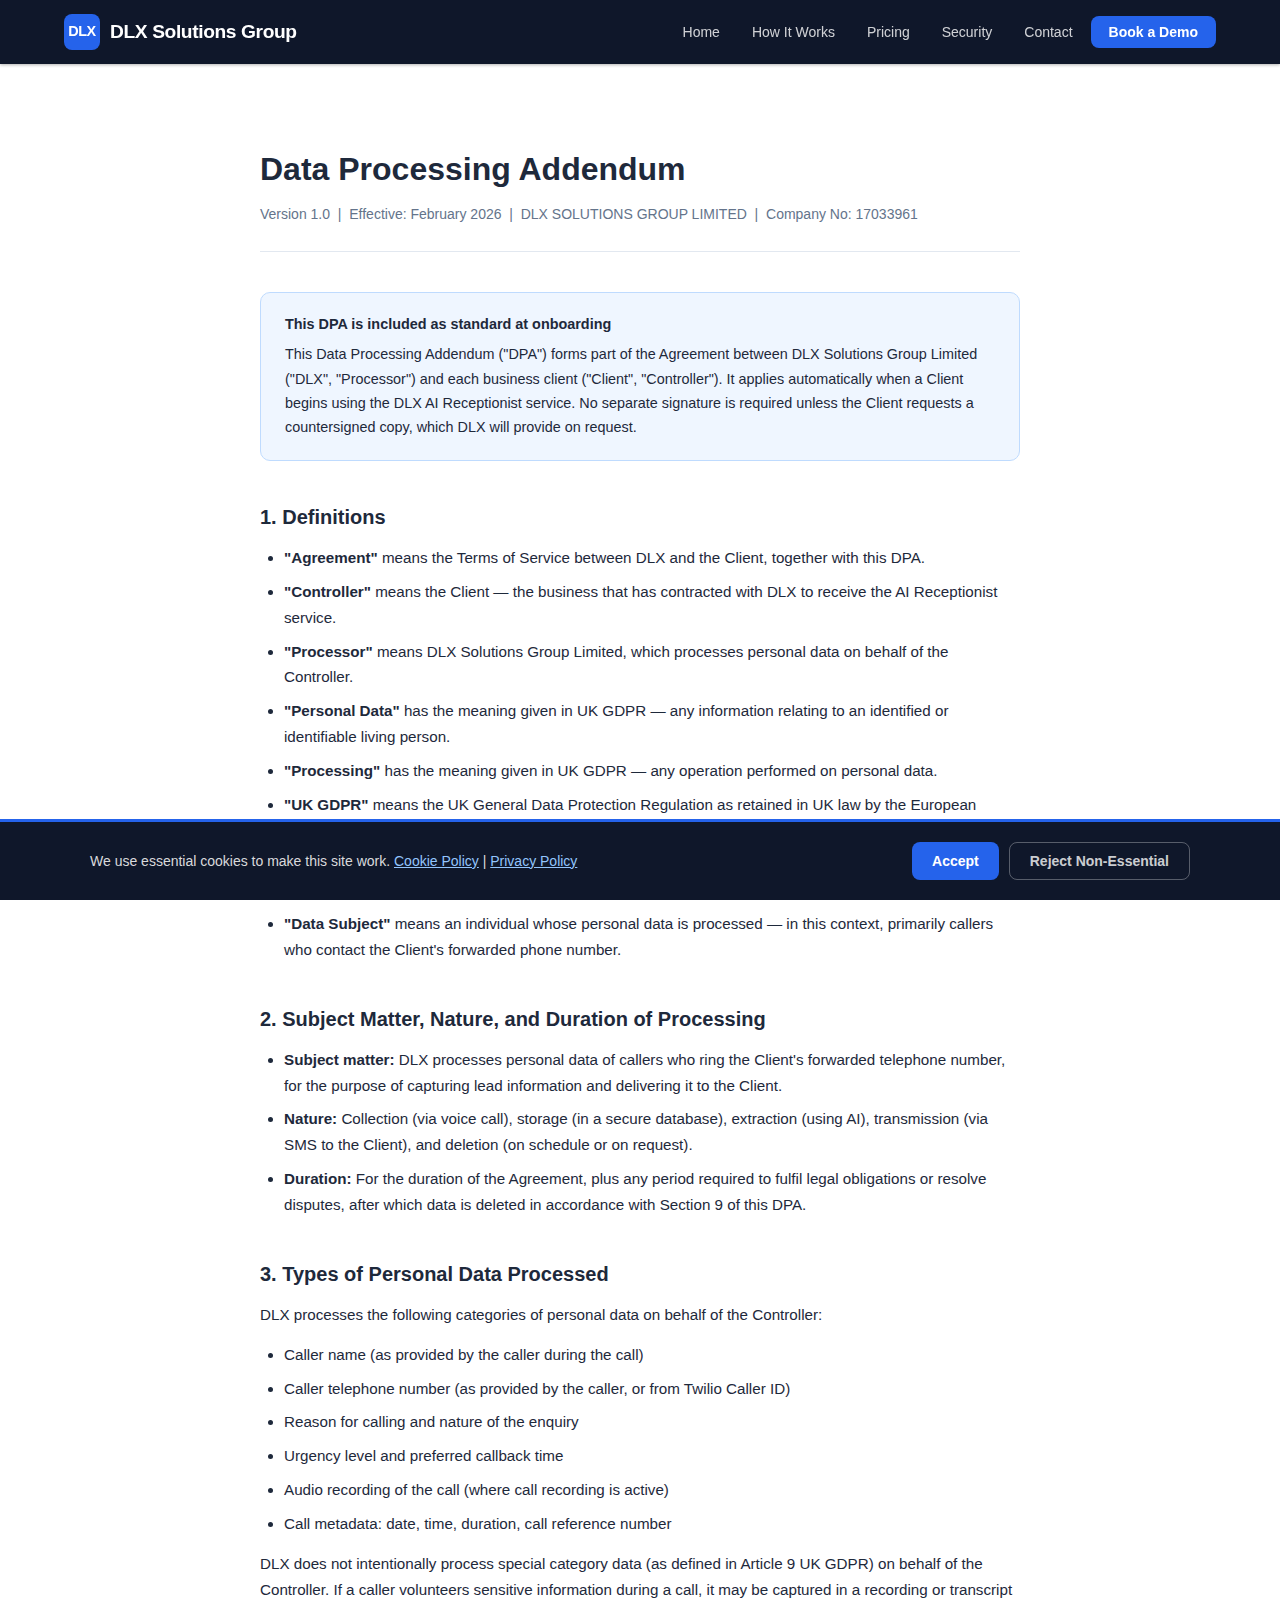
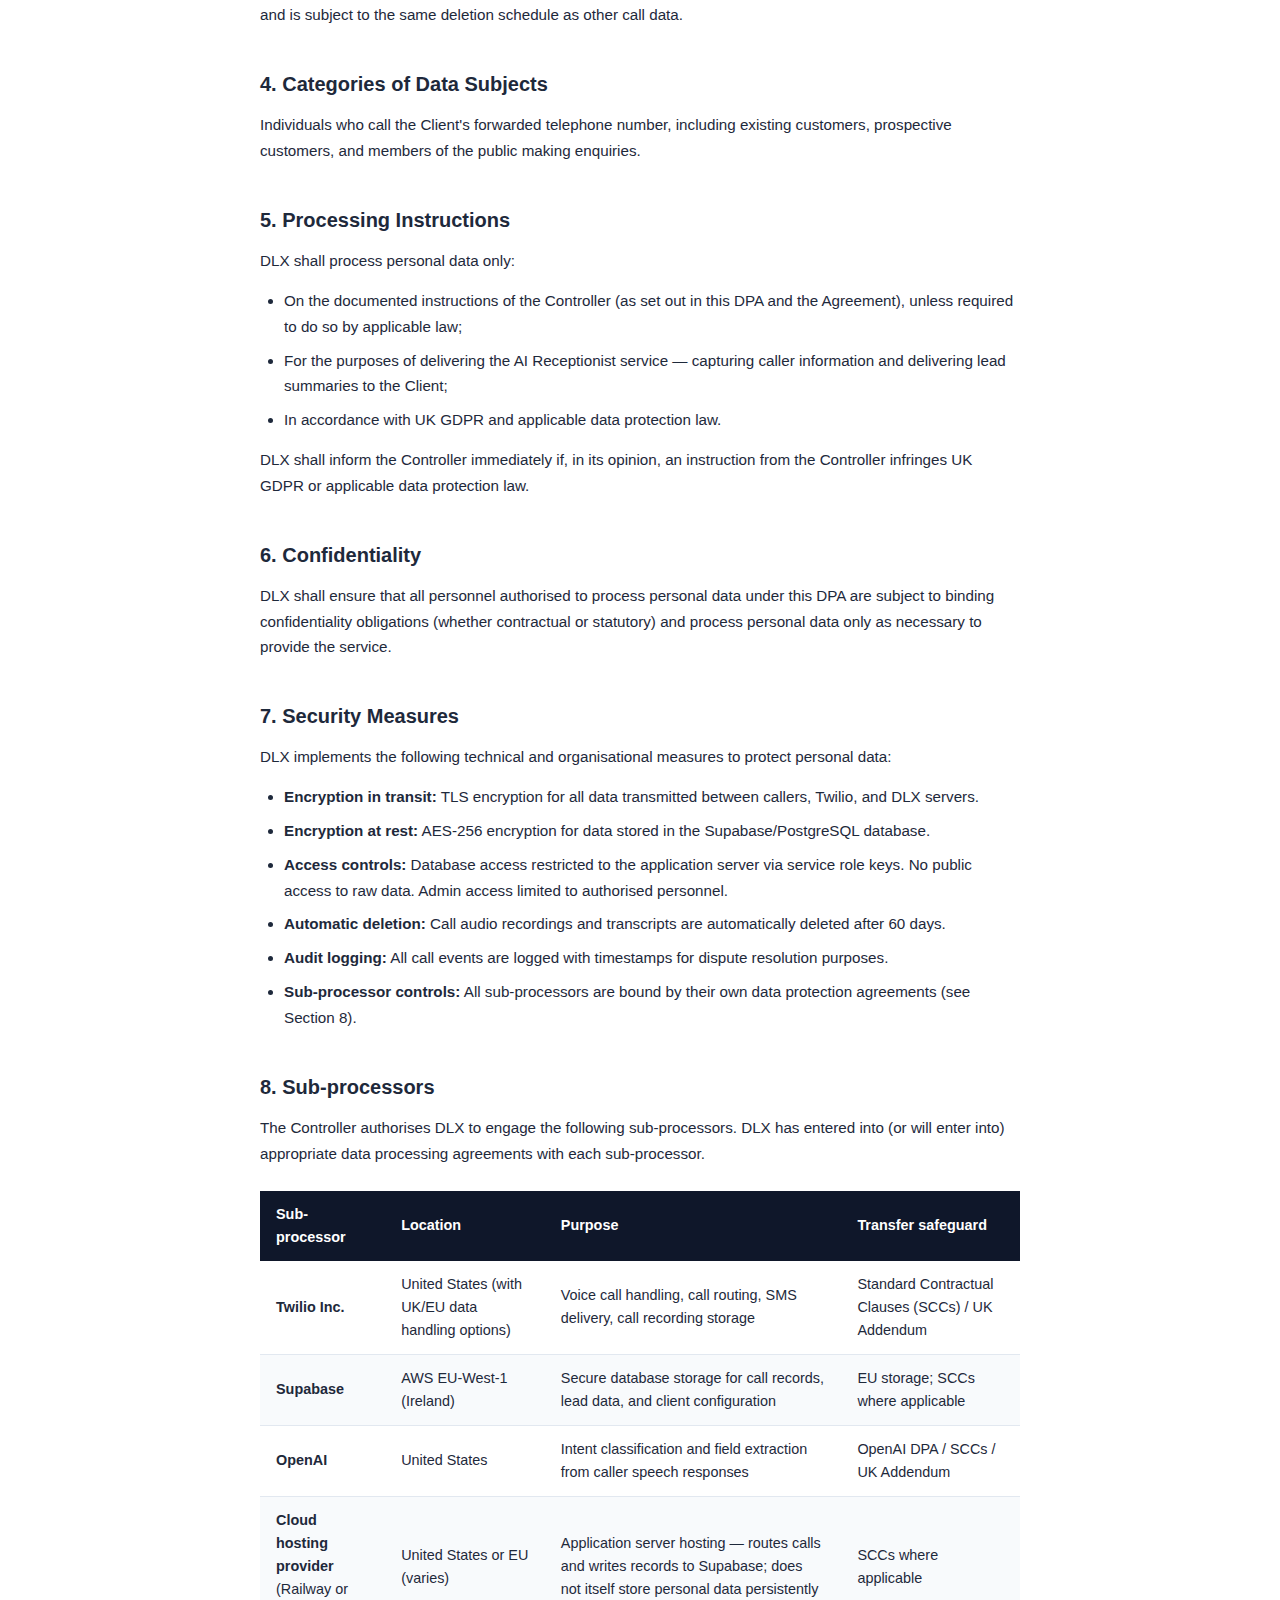
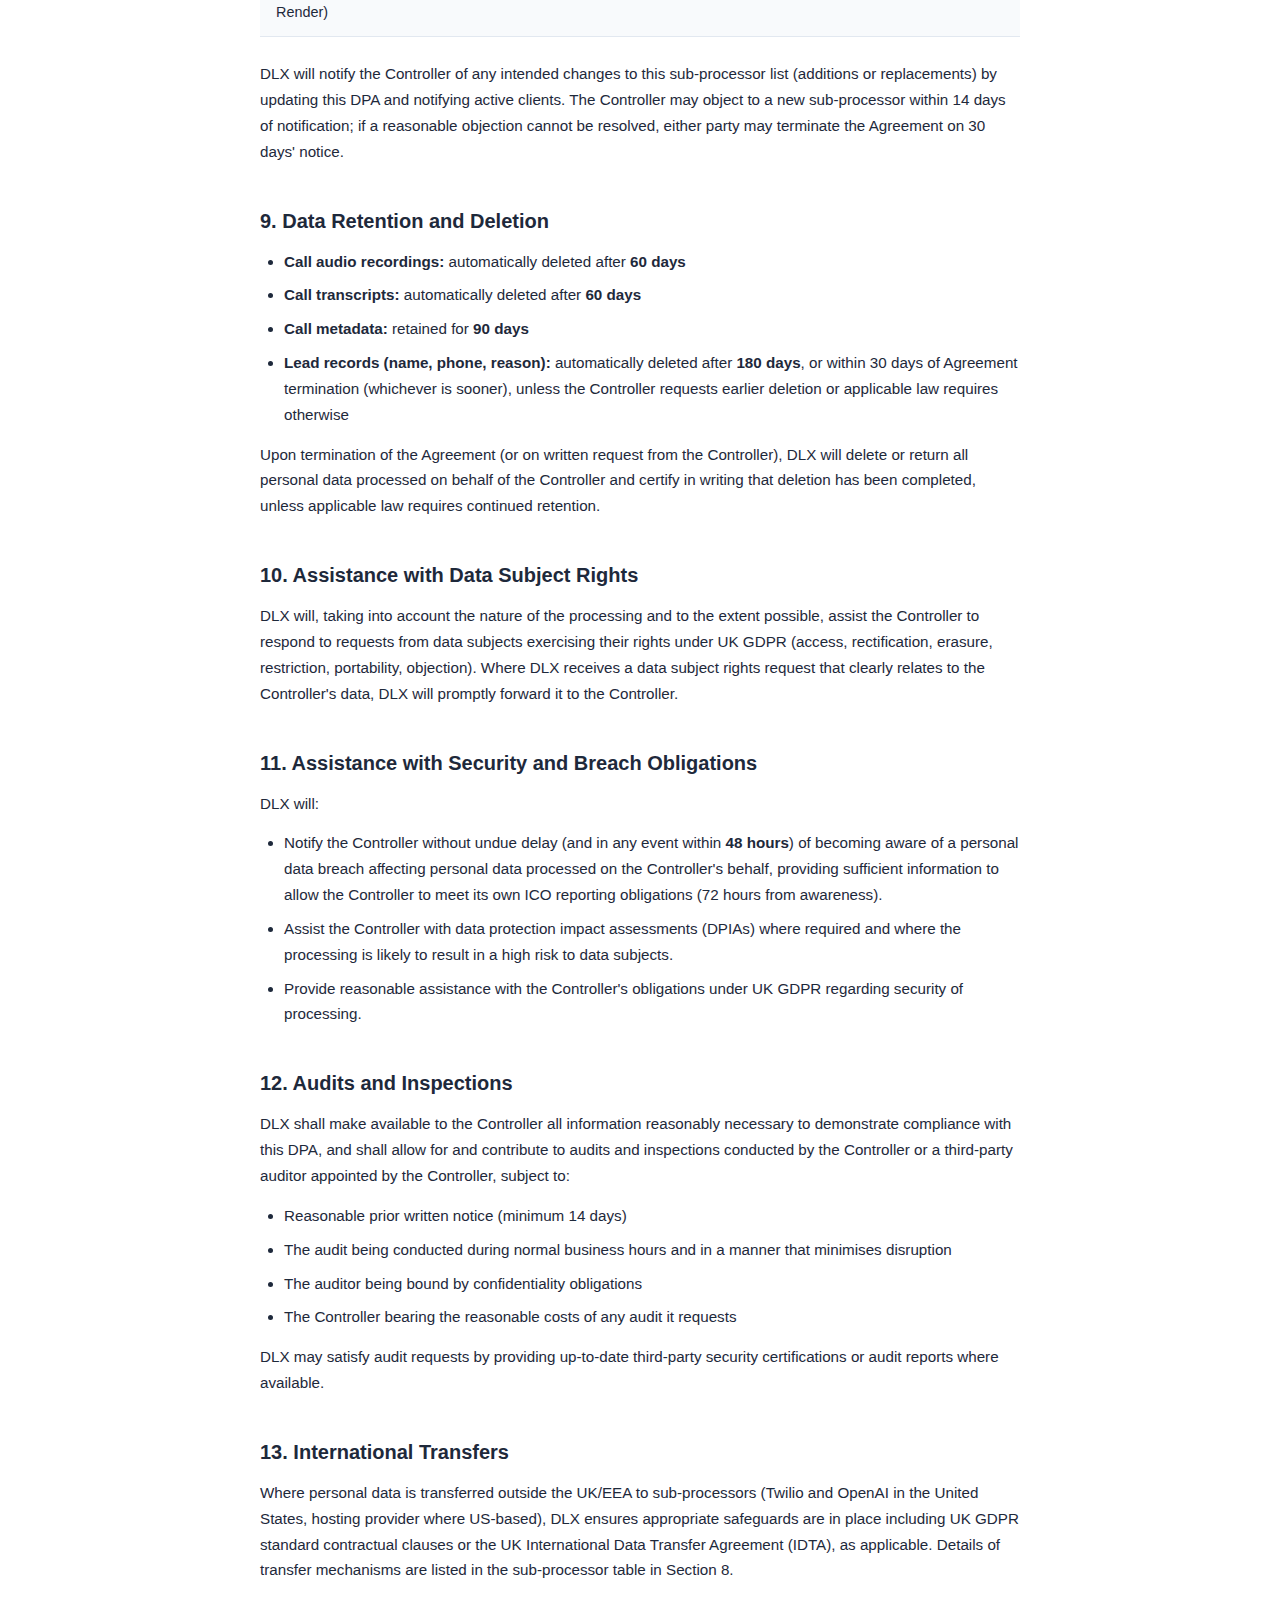
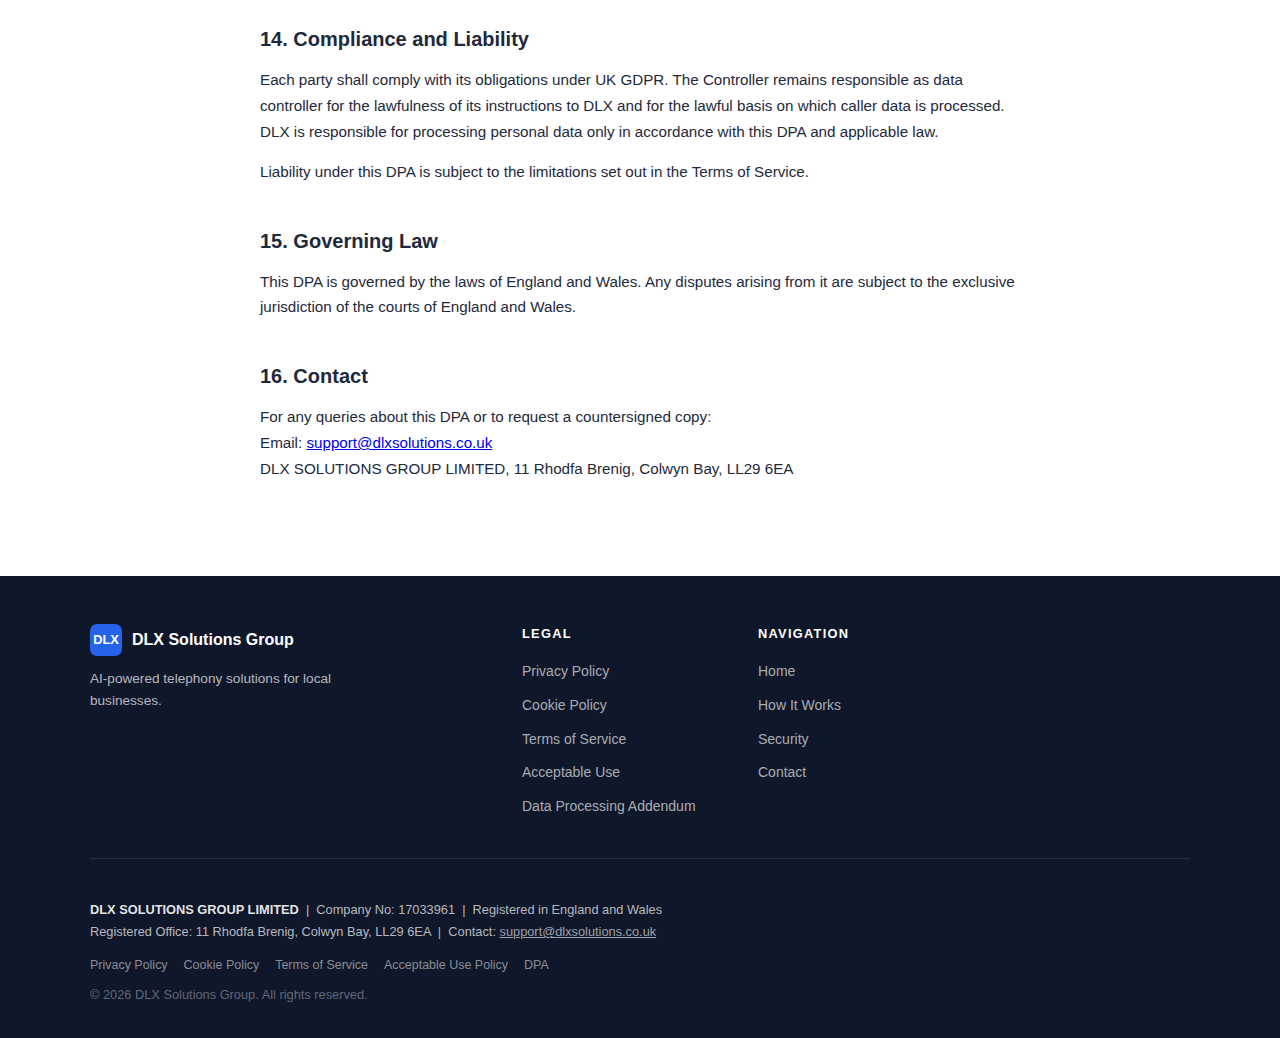
<file: dpa.html>
<!DOCTYPE html>
<html lang="en">
<head>
  <meta charset="UTF-8" />
  <meta name="viewport" content="width=device-width, initial-scale=1.0" />
  <title>Data Processing Addendum — DLX Solutions Group</title>
  <meta name="description" content="Standard Data Processing Addendum (DPA) between DLX Solutions Group and its business clients. UK GDPR compliant." />
  <!-- Fonts: Inter loaded from system/local where available; fallback to system-ui stack in CSS -->
  <link rel="stylesheet" href="css/style.css" />
  <link rel="icon" href="data:image/svg+xml,<svg xmlns='http://www.w3.org/2000/svg' viewBox='0 0 32 32'><rect width='32' height='32' rx='8' fill='%232563eb'/><text x='6' y='23' font-family='Arial' font-weight='900' font-size='18' fill='white'>D</text></svg>" />
</head>
<body>

<!-- NAV -->
<nav>
  <div class="nav-inner">
    <a href="index.html" class="nav-logo">
      <span class="logo-mark">DLX</span>
      DLX Solutions Group
    </a>
    <ul class="nav-links">
      <li><a href="index.html">Home</a></li>
      <li><a href="how-it-works.html">How It Works</a></li>
      <li><a href="pricing.html">Pricing</a></li>
      <li><a href="security.html">Security</a></li>
      <li><a href="contact.html">Contact</a></li>
      <li><a href="contact.html" class="nav-cta">Book a Demo</a></li>
    </ul>
    <button class="hamburger" id="hamburger" aria-label="Open menu">
      <span></span><span></span><span></span>
    </button>
  </div>
  <div class="mobile-menu" id="mobileMenu">
    <a href="index.html">Home</a>
    <a href="how-it-works.html">How It Works</a>
    <a href="pricing.html">Pricing</a>
    <a href="security.html">Security &amp; Compliance</a>
    <a href="contact.html">Contact</a>
  </div>
</nav>

<section class="section">
  <div class="container">
    <div class="legal-content">
      <h1>Data Processing Addendum</h1>
      <p class="meta">Version 1.0 &nbsp;|&nbsp; Effective: February 2026 &nbsp;|&nbsp; DLX SOLUTIONS GROUP LIMITED &nbsp;|&nbsp; Company No: 17033961</p>

      <div class="notice">
        <div class="notice-title">This DPA is included as standard at onboarding</div>
        <p style="margin:0;font-size:0.9rem;">This Data Processing Addendum ("DPA") forms part of the Agreement between DLX Solutions Group Limited ("DLX", "Processor") and each business client ("Client", "Controller"). It applies automatically when a Client begins using the DLX AI Receptionist service. No separate signature is required unless the Client requests a countersigned copy, which DLX will provide on request.</p>
      </div>

      <h2>1. Definitions</h2>
      <ul>
        <li><strong>"Agreement"</strong> means the Terms of Service between DLX and the Client, together with this DPA.</li>
        <li><strong>"Controller"</strong> means the Client — the business that has contracted with DLX to receive the AI Receptionist service.</li>
        <li><strong>"Processor"</strong> means DLX Solutions Group Limited, which processes personal data on behalf of the Controller.</li>
        <li><strong>"Personal Data"</strong> has the meaning given in UK GDPR — any information relating to an identified or identifiable living person.</li>
        <li><strong>"Processing"</strong> has the meaning given in UK GDPR — any operation performed on personal data.</li>
        <li><strong>"UK GDPR"</strong> means the UK General Data Protection Regulation as retained in UK law by the European Union (Withdrawal) Act 2018, as amended.</li>
        <li><strong>"Sub-processor"</strong> means any third party engaged by DLX to process personal data in connection with the service.</li>
        <li><strong>"Data Subject"</strong> means an individual whose personal data is processed — in this context, primarily callers who contact the Client's forwarded phone number.</li>
      </ul>

      <h2>2. Subject Matter, Nature, and Duration of Processing</h2>
      <ul>
        <li><strong>Subject matter:</strong> DLX processes personal data of callers who ring the Client's forwarded telephone number, for the purpose of capturing lead information and delivering it to the Client.</li>
        <li><strong>Nature:</strong> Collection (via voice call), storage (in a secure database), extraction (using AI), transmission (via SMS to the Client), and deletion (on schedule or on request).</li>
        <li><strong>Duration:</strong> For the duration of the Agreement, plus any period required to fulfil legal obligations or resolve disputes, after which data is deleted in accordance with Section 9 of this DPA.</li>
      </ul>

      <h2>3. Types of Personal Data Processed</h2>
      <p>DLX processes the following categories of personal data on behalf of the Controller:</p>
      <ul>
        <li>Caller name (as provided by the caller during the call)</li>
        <li>Caller telephone number (as provided by the caller, or from Twilio Caller ID)</li>
        <li>Reason for calling and nature of the enquiry</li>
        <li>Urgency level and preferred callback time</li>
        <li>Audio recording of the call (where call recording is active)</li>
        <li>Call metadata: date, time, duration, call reference number</li>
      </ul>
      <p>DLX does not intentionally process special category data (as defined in Article 9 UK GDPR) on behalf of the Controller. If a caller volunteers sensitive information during a call, it may be captured in a recording or transcript and is subject to the same deletion schedule as other call data.</p>

      <h2>4. Categories of Data Subjects</h2>
      <p>Individuals who call the Client's forwarded telephone number, including existing customers, prospective customers, and members of the public making enquiries.</p>

      <h2>5. Processing Instructions</h2>
      <p>DLX shall process personal data only:</p>
      <ul>
        <li>On the documented instructions of the Controller (as set out in this DPA and the Agreement), unless required to do so by applicable law;</li>
        <li>For the purposes of delivering the AI Receptionist service — capturing caller information and delivering lead summaries to the Client;</li>
        <li>In accordance with UK GDPR and applicable data protection law.</li>
      </ul>
      <p>DLX shall inform the Controller immediately if, in its opinion, an instruction from the Controller infringes UK GDPR or applicable data protection law.</p>

      <h2>6. Confidentiality</h2>
      <p>DLX shall ensure that all personnel authorised to process personal data under this DPA are subject to binding confidentiality obligations (whether contractual or statutory) and process personal data only as necessary to provide the service.</p>

      <h2>7. Security Measures</h2>
      <p>DLX implements the following technical and organisational measures to protect personal data:</p>
      <ul>
        <li><strong>Encryption in transit:</strong> TLS encryption for all data transmitted between callers, Twilio, and DLX servers.</li>
        <li><strong>Encryption at rest:</strong> AES-256 encryption for data stored in the Supabase/PostgreSQL database.</li>
        <li><strong>Access controls:</strong> Database access restricted to the application server via service role keys. No public access to raw data. Admin access limited to authorised personnel.</li>
        <li><strong>Automatic deletion:</strong> Call audio recordings and transcripts are automatically deleted after 60 days.</li>
        <li><strong>Audit logging:</strong> All call events are logged with timestamps for dispute resolution purposes.</li>
        <li><strong>Sub-processor controls:</strong> All sub-processors are bound by their own data protection agreements (see Section 8).</li>
      </ul>

      <h2>8. Sub-processors</h2>
      <p>The Controller authorises DLX to engage the following sub-processors. DLX has entered into (or will enter into) appropriate data processing agreements with each sub-processor.</p>

      <div class="table-wrap" style="margin:24px 0;">
        <table>
          <thead>
            <tr>
              <th>Sub-processor</th>
              <th>Location</th>
              <th>Purpose</th>
              <th>Transfer safeguard</th>
            </tr>
          </thead>
          <tbody>
            <tr>
              <td><strong>Twilio Inc.</strong></td>
              <td>United States (with UK/EU data handling options)</td>
              <td>Voice call handling, call routing, SMS delivery, call recording storage</td>
              <td>Standard Contractual Clauses (SCCs) / UK Addendum</td>
            </tr>
            <tr>
              <td><strong>Supabase</strong></td>
              <td>AWS EU-West-1 (Ireland)</td>
              <td>Secure database storage for call records, lead data, and client configuration</td>
              <td>EU storage; SCCs where applicable</td>
            </tr>
            <tr>
              <td><strong>OpenAI</strong></td>
              <td>United States</td>
              <td>Intent classification and field extraction from caller speech responses</td>
              <td>OpenAI DPA / SCCs / UK Addendum</td>
            </tr>
            <tr>
              <td><strong>Cloud hosting provider</strong><br />(Railway or Render)</td>
              <td>United States or EU (varies)</td>
              <td>Application server hosting — routes calls and writes records to Supabase; does not itself store personal data persistently</td>
              <td>SCCs where applicable</td>
            </tr>
          </tbody>
        </table>
      </div>

      <p>DLX will notify the Controller of any intended changes to this sub-processor list (additions or replacements) by updating this DPA and notifying active clients. The Controller may object to a new sub-processor within 14 days of notification; if a reasonable objection cannot be resolved, either party may terminate the Agreement on 30 days' notice.</p>

      <h2>9. Data Retention and Deletion</h2>
      <ul>
        <li><strong>Call audio recordings:</strong> automatically deleted after <strong>60 days</strong></li>
        <li><strong>Call transcripts:</strong> automatically deleted after <strong>60 days</strong></li>
        <li><strong>Call metadata:</strong> retained for <strong>90 days</strong></li>
        <li><strong>Lead records (name, phone, reason):</strong> automatically deleted after <strong>180 days</strong>, or within 30 days of Agreement termination (whichever is sooner), unless the Controller requests earlier deletion or applicable law requires otherwise</li>
      </ul>
      <p>Upon termination of the Agreement (or on written request from the Controller), DLX will delete or return all personal data processed on behalf of the Controller and certify in writing that deletion has been completed, unless applicable law requires continued retention.</p>

      <h2>10. Assistance with Data Subject Rights</h2>
      <p>DLX will, taking into account the nature of the processing and to the extent possible, assist the Controller to respond to requests from data subjects exercising their rights under UK GDPR (access, rectification, erasure, restriction, portability, objection). Where DLX receives a data subject rights request that clearly relates to the Controller's data, DLX will promptly forward it to the Controller.</p>

      <h2>11. Assistance with Security and Breach Obligations</h2>
      <p>DLX will:</p>
      <ul>
        <li>Notify the Controller without undue delay (and in any event within <strong>48 hours</strong>) of becoming aware of a personal data breach affecting personal data processed on the Controller's behalf, providing sufficient information to allow the Controller to meet its own ICO reporting obligations (72 hours from awareness).</li>
        <li>Assist the Controller with data protection impact assessments (DPIAs) where required and where the processing is likely to result in a high risk to data subjects.</li>
        <li>Provide reasonable assistance with the Controller's obligations under UK GDPR regarding security of processing.</li>
      </ul>

      <h2>12. Audits and Inspections</h2>
      <p>DLX shall make available to the Controller all information reasonably necessary to demonstrate compliance with this DPA, and shall allow for and contribute to audits and inspections conducted by the Controller or a third-party auditor appointed by the Controller, subject to:</p>
      <ul>
        <li>Reasonable prior written notice (minimum 14 days)</li>
        <li>The audit being conducted during normal business hours and in a manner that minimises disruption</li>
        <li>The auditor being bound by confidentiality obligations</li>
        <li>The Controller bearing the reasonable costs of any audit it requests</li>
      </ul>
      <p>DLX may satisfy audit requests by providing up-to-date third-party security certifications or audit reports where available.</p>

      <h2>13. International Transfers</h2>
      <p>Where personal data is transferred outside the UK/EEA to sub-processors (Twilio and OpenAI in the United States, hosting provider where US-based), DLX ensures appropriate safeguards are in place including UK GDPR standard contractual clauses or the UK International Data Transfer Agreement (IDTA), as applicable. Details of transfer mechanisms are listed in the sub-processor table in Section 8.</p>

      <h2>14. Compliance and Liability</h2>
      <p>Each party shall comply with its obligations under UK GDPR. The Controller remains responsible as data controller for the lawfulness of its instructions to DLX and for the lawful basis on which caller data is processed. DLX is responsible for processing personal data only in accordance with this DPA and applicable law.</p>
      <p>Liability under this DPA is subject to the limitations set out in the Terms of Service.</p>

      <h2>15. Governing Law</h2>
      <p>This DPA is governed by the laws of England and Wales. Any disputes arising from it are subject to the exclusive jurisdiction of the courts of England and Wales.</p>

      <h2>16. Contact</h2>
      <p>For any queries about this DPA or to request a countersigned copy:<br />
      Email: <a href="mailto:support@dlxsolutions.co.uk">support@dlxsolutions.co.uk</a><br />
      DLX SOLUTIONS GROUP LIMITED, 11 Rhodfa Brenig, Colwyn Bay, LL29 6EA</p>
    </div>
  </div>
</section>

<!-- FOOTER -->
<footer>
  <div class="footer-inner">
    <div class="footer-top">
      <div>
        <a href="index.html" class="footer-brand">
          <span class="logo-mark">DLX</span>
          DLX Solutions Group
        </a>
        <p class="footer-tagline">AI-powered telephony solutions for local businesses.</p>
      </div>
      <div class="footer-col">
        <h4>Legal</h4>
        <ul>
          <li><a href="privacy.html">Privacy Policy</a></li>
          <li><a href="cookies.html">Cookie Policy</a></li>
          <li><a href="terms.html">Terms of Service</a></li>
          <li><a href="aup.html">Acceptable Use</a></li>
          <li><a href="dpa.html">Data Processing Addendum</a></li>
        </ul>
      </div>
      <div class="footer-col">
        <h4>Navigation</h4>
        <ul>
          <li><a href="index.html">Home</a></li>
          <li><a href="how-it-works.html">How It Works</a></li>
          <li><a href="security.html">Security</a></li>
          <li><a href="contact.html">Contact</a></li>
        </ul>
      </div>
    </div>
    <div class="footer-bottom">
      <p><strong>DLX SOLUTIONS GROUP LIMITED</strong> &nbsp;|&nbsp; Company No: 17033961 &nbsp;|&nbsp; Registered in England and Wales</p>
      <p>Registered Office: 11 Rhodfa Brenig, Colwyn Bay, LL29 6EA &nbsp;|&nbsp; Contact: <a href="mailto:support@dlxsolutions.co.uk" style="color:rgba(255,255,255,0.6);">support@dlxsolutions.co.uk</a></p>
      <div class="footer-legal-links">
        <a href="privacy.html">Privacy Policy</a>
        <a href="cookies.html">Cookie Policy</a>
        <a href="terms.html">Terms of Service</a>
        <a href="aup.html">Acceptable Use Policy</a>
        <a href="dpa.html">DPA</a>
      </div>
      <p class="text-small mt-8" style="color:rgba(255,255,255,0.35);">&copy; 2026 DLX Solutions Group. All rights reserved.</p>
    </div>
  </div>
</footer>

<div class="cookie-banner" id="cookieBanner">
  <div class="cookie-inner">
    <p class="cookie-text">We use essential cookies to make this site work. <a href="cookies.html">Cookie Policy</a> | <a href="privacy.html">Privacy Policy</a></p>
    <div class="cookie-actions">
      <button class="cookie-btn cookie-accept" id="cookieAccept">Accept</button>
      <button class="cookie-btn cookie-reject" id="cookieReject">Reject Non-Essential</button>
    </div>
  </div>
</div>

<script src="js/main.js"></script>
</body>
</html>
</file>
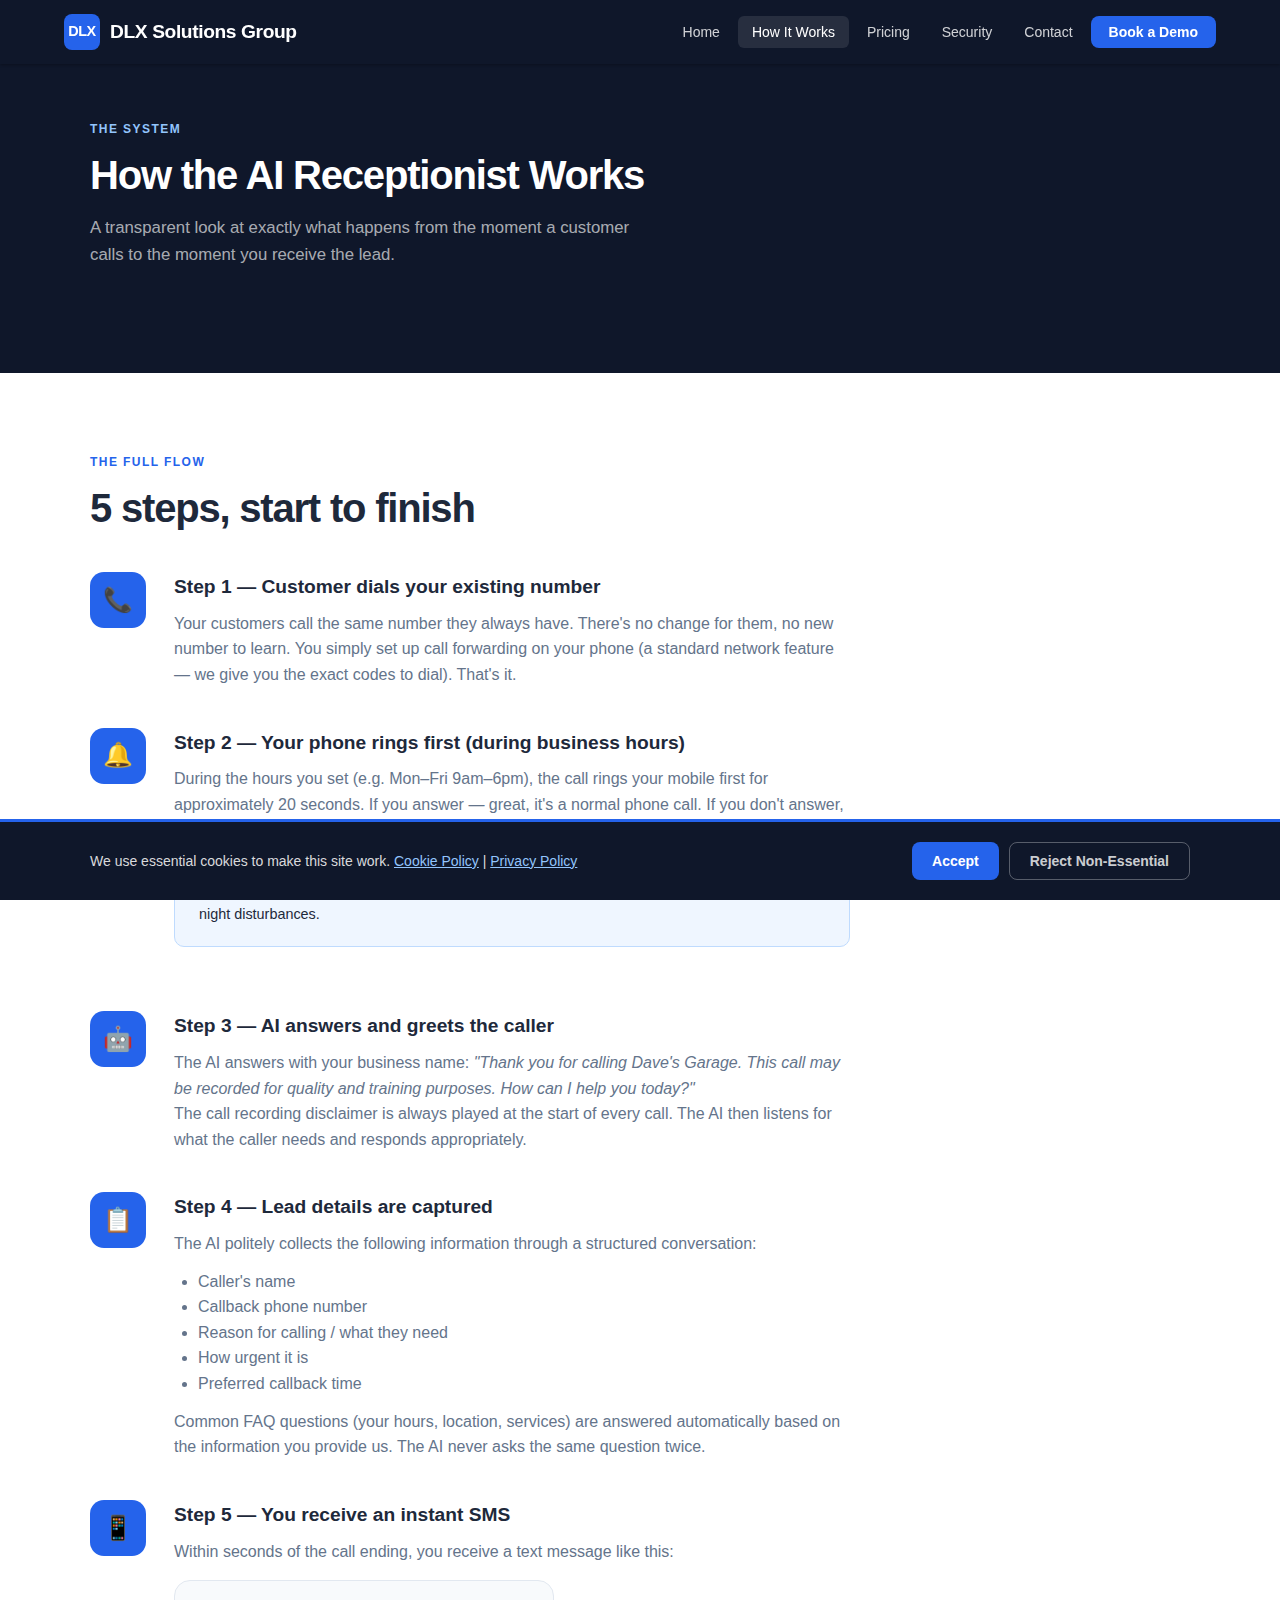
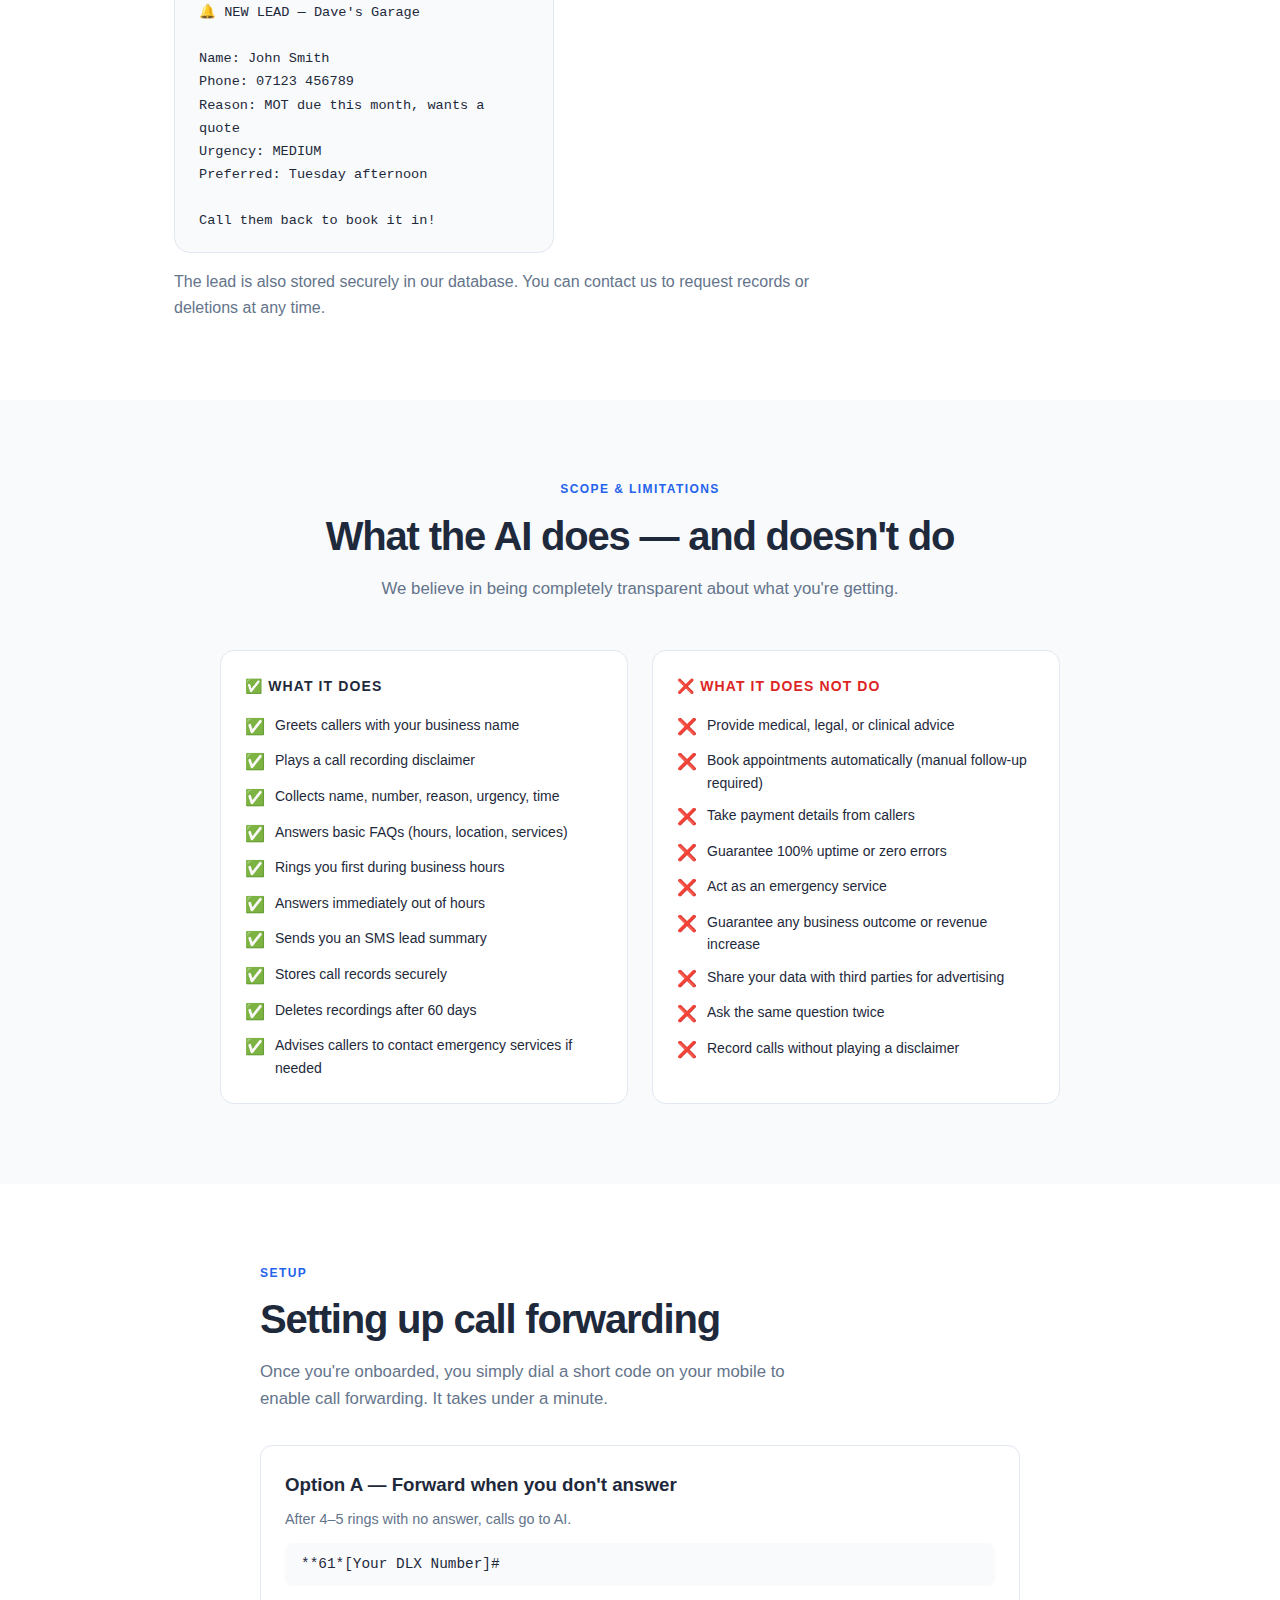
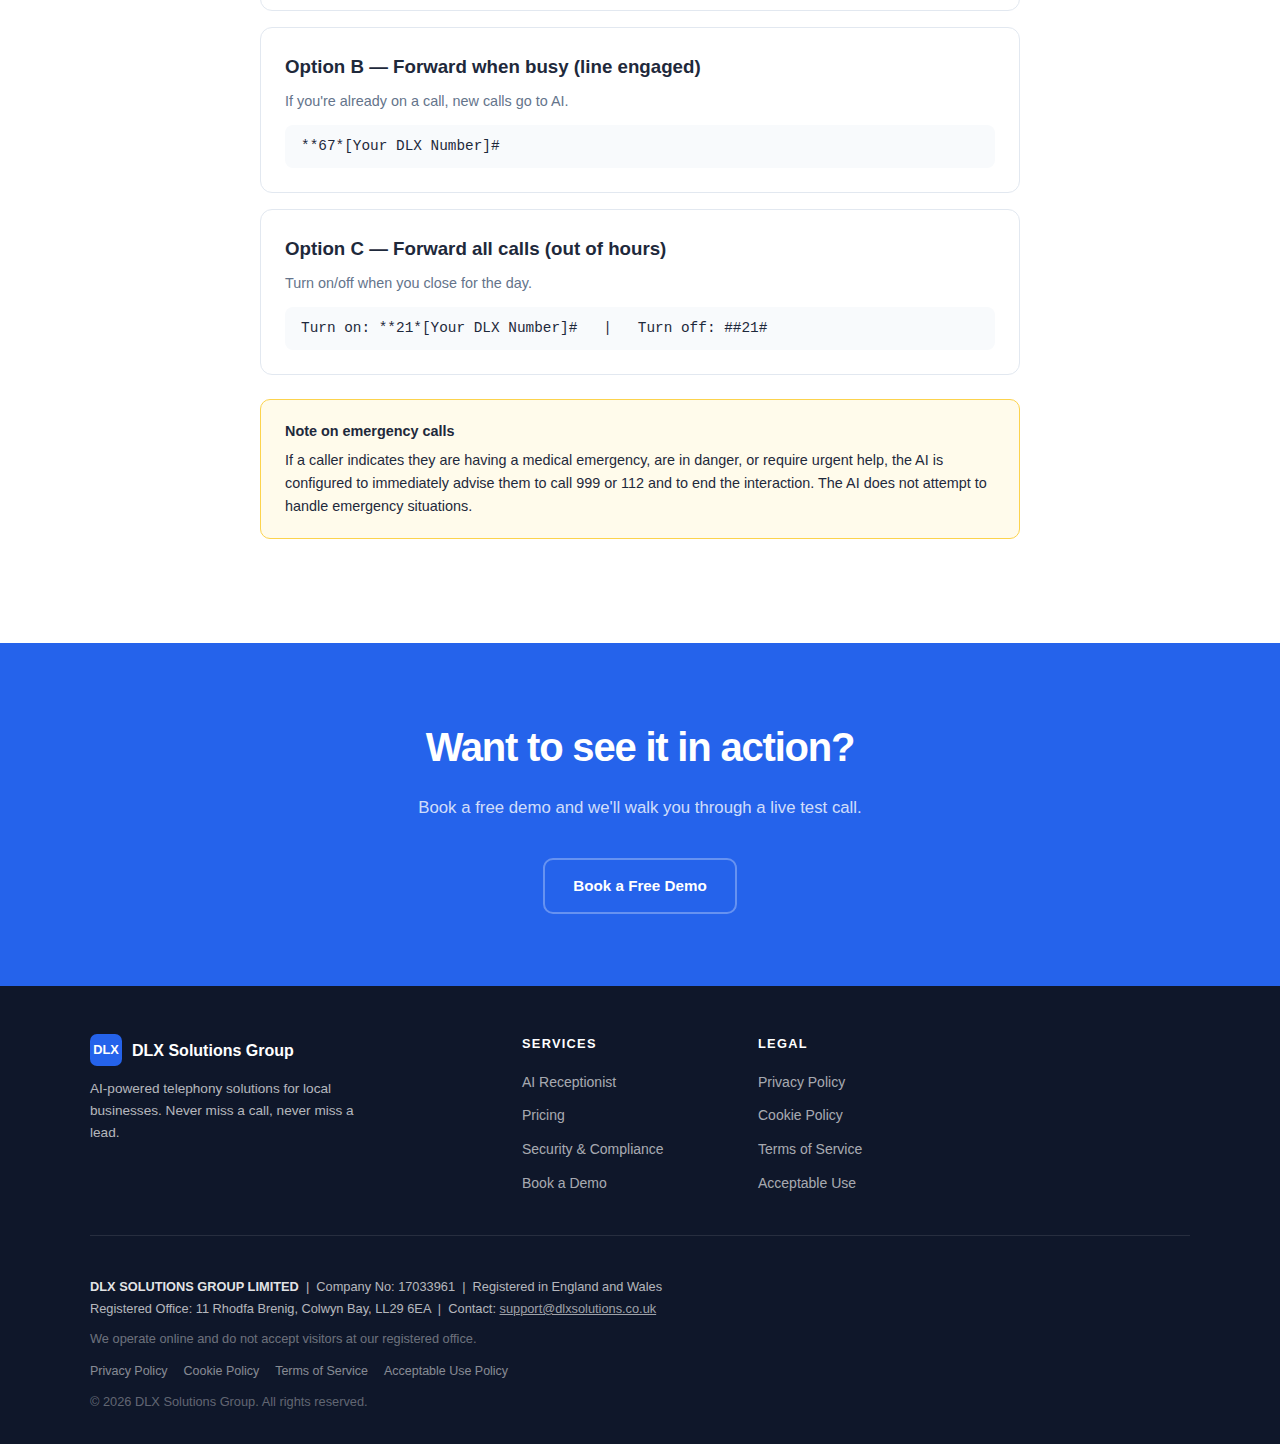
<file: how-it-works.html>
<!DOCTYPE html>
<html lang="en">
<head>
  <meta charset="UTF-8" />
  <meta name="viewport" content="width=device-width, initial-scale=1.0" />
  <title>How It Works — DLX Solutions Group</title>
  <meta name="description" content="See exactly how the DLX AI receptionist answers missed calls, captures leads, and texts you instantly. Ring-first then AI flow explained." />
  <!-- Fonts: Inter loaded from system/local where available; fallback to system-ui stack in CSS -->
  <link rel="stylesheet" href="css/style.css" />
  <link rel="icon" href="data:image/svg+xml,<svg xmlns='http://www.w3.org/2000/svg' viewBox='0 0 32 32'><rect width='32' height='32' rx='8' fill='%232563eb'/><text x='6' y='23' font-family='Arial' font-weight='900' font-size='18' fill='white'>D</text></svg>" />
</head>
<body>

<!-- NAV -->
<nav>
  <div class="nav-inner">
    <a href="index.html" class="nav-logo">
      <span class="logo-mark">DLX</span>
      DLX Solutions Group
    </a>
    <ul class="nav-links">
      <li><a href="index.html">Home</a></li>
      <li><a href="how-it-works.html">How It Works</a></li>
      <li><a href="pricing.html">Pricing</a></li>
      <li><a href="security.html">Security</a></li>
      <li><a href="contact.html">Contact</a></li>
      <li><a href="contact.html" class="nav-cta">Book a Demo</a></li>
    </ul>
    <button class="hamburger" id="hamburger" aria-label="Open menu">
      <span></span><span></span><span></span>
    </button>
  </div>
  <div class="mobile-menu" id="mobileMenu">
    <a href="index.html">Home</a>
    <a href="how-it-works.html">How It Works</a>
    <a href="pricing.html">Pricing</a>
    <a href="security.html">Security &amp; Compliance</a>
    <a href="contact.html">Contact</a>
    <a href="contact.html">Book a Demo</a>
  </div>
</nav>

<!-- PAGE HERO -->
<section style="background:var(--navy);padding:56px 24px;color:white;">
  <div class="container">
    <div class="section-label section-label-light">The System</div>
    <h1 class="section-title" style="color:white;max-width:600px;">How the AI Receptionist Works</h1>
    <p class="section-sub section-sub-light">A transparent look at exactly what happens from the moment a customer calls to the moment you receive the lead.</p>
  </div>
</section>

<!-- STEP BY STEP -->
<section class="section">
  <div class="container">
    <div class="section-label">The Full Flow</div>
    <h2 class="section-title">5 steps, start to finish</h2>

    <div style="margin-top:40px;display:flex;flex-direction:column;gap:40px;max-width:760px;">

      <div style="display:flex;gap:28px;align-items:flex-start;">
        <div style="width:56px;height:56px;background:var(--blue);border-radius:14px;display:flex;align-items:center;justify-content:center;font-size:1.5rem;flex-shrink:0;">📞</div>
        <div>
          <h3 style="font-size:1.2rem;font-weight:700;margin-bottom:8px;">Step 1 — Customer dials your existing number</h3>
          <p style="color:var(--grey-text);">Your customers call the same number they always have. There's no change for them, no new number to learn. You simply set up call forwarding on your phone (a standard network feature — we give you the exact codes to dial). That's it.</p>
        </div>
      </div>

      <div style="display:flex;gap:28px;align-items:flex-start;">
        <div style="width:56px;height:56px;background:var(--blue);border-radius:14px;display:flex;align-items:center;justify-content:center;font-size:1.5rem;flex-shrink:0;">🔔</div>
        <div>
          <h3 style="font-size:1.2rem;font-weight:700;margin-bottom:8px;">Step 2 — Your phone rings first (during business hours)</h3>
          <p style="color:var(--grey-text);">During the hours you set (e.g. Mon–Fri 9am–6pm), the call rings your mobile first for approximately 20 seconds. If you answer — great, it's a normal phone call. If you don't answer, the call is forwarded to our AI automatically. You always get first refusal.</p>
          <div class="notice mt-16">
            <strong>Outside business hours:</strong> the call goes straight to the AI without ringing you. No middle-of-the-night disturbances.
          </div>
        </div>
      </div>

      <div style="display:flex;gap:28px;align-items:flex-start;">
        <div style="width:56px;height:56px;background:var(--blue);border-radius:14px;display:flex;align-items:center;justify-content:center;font-size:1.5rem;flex-shrink:0;">🤖</div>
        <div>
          <h3 style="font-size:1.2rem;font-weight:700;margin-bottom:8px;">Step 3 — AI answers and greets the caller</h3>
          <p style="color:var(--grey-text);">The AI answers with your business name: <em>"Thank you for calling Dave's Garage. This call may be recorded for quality and training purposes. How can I help you today?"</em></p>
          <p style="color:var(--grey-text);">The call recording disclaimer is always played at the start of every call. The AI then listens for what the caller needs and responds appropriately.</p>
        </div>
      </div>

      <div style="display:flex;gap:28px;align-items:flex-start;">
        <div style="width:56px;height:56px;background:var(--blue);border-radius:14px;display:flex;align-items:center;justify-content:center;font-size:1.5rem;flex-shrink:0;">📋</div>
        <div>
          <h3 style="font-size:1.2rem;font-weight:700;margin-bottom:8px;">Step 4 — Lead details are captured</h3>
          <p style="color:var(--grey-text);">The AI politely collects the following information through a structured conversation:</p>
          <ul style="margin:12px 0 12px 24px;color:var(--grey-text);">
            <li>Caller's name</li>
            <li>Callback phone number</li>
            <li>Reason for calling / what they need</li>
            <li>How urgent it is</li>
            <li>Preferred callback time</li>
          </ul>
          <p style="color:var(--grey-text);">Common FAQ questions (your hours, location, services) are answered automatically based on the information you provide us. The AI never asks the same question twice.</p>
        </div>
      </div>

      <div style="display:flex;gap:28px;align-items:flex-start;">
        <div style="width:56px;height:56px;background:var(--blue);border-radius:14px;display:flex;align-items:center;justify-content:center;font-size:1.5rem;flex-shrink:0;">📱</div>
        <div>
          <h3 style="font-size:1.2rem;font-weight:700;margin-bottom:8px;">Step 5 — You receive an instant SMS</h3>
          <p style="color:var(--grey-text);">Within seconds of the call ending, you receive a text message like this:</p>
          <div class="sms-preview mt-16">🔔 NEW LEAD — Dave's Garage

Name: John Smith
Phone: 07123 456789
Reason: MOT due this month, wants a quote
Urgency: MEDIUM
Preferred: Tuesday afternoon

Call them back to book it in!</div>
          <p style="color:var(--grey-text);margin-top:16px;">The lead is also stored securely in our database. You can contact us to request records or deletions at any time.</p>
        </div>
      </div>

    </div>
  </div>
</section>

<!-- WHAT IT DOES AND DOESN'T DO -->
<section class="section section-alt">
  <div class="container">
    <div class="center">
      <div class="section-label">Scope &amp; Limitations</div>
      <h2 class="section-title">What the AI does — and doesn't do</h2>
      <p class="section-sub">We believe in being completely transparent about what you're getting.</p>
    </div>
    <div class="does-grid" style="max-width:840px;margin:0 auto;">
      <div class="does-box yes">
        <h4>✅ What it does</h4>
        <ul>
          <li>Greets callers with your business name</li>
          <li>Plays a call recording disclaimer</li>
          <li>Collects name, number, reason, urgency, time</li>
          <li>Answers basic FAQs (hours, location, services)</li>
          <li>Rings you first during business hours</li>
          <li>Answers immediately out of hours</li>
          <li>Sends you an SMS lead summary</li>
          <li>Stores call records securely</li>
          <li>Deletes recordings after 60 days</li>
          <li>Advises callers to contact emergency services if needed</li>
        </ul>
      </div>
      <div class="does-box no">
        <h4>❌ What it does not do</h4>
        <ul>
          <li>Provide medical, legal, or clinical advice</li>
          <li>Book appointments automatically (manual follow-up required)</li>
          <li>Take payment details from callers</li>
          <li>Guarantee 100% uptime or zero errors</li>
          <li>Act as an emergency service</li>
          <li>Guarantee any business outcome or revenue increase</li>
          <li>Share your data with third parties for advertising</li>
          <li>Ask the same question twice</li>
          <li>Record calls without playing a disclaimer</li>
        </ul>
      </div>
    </div>
  </div>
</section>

<!-- CALL SETUP -->
<section class="section">
  <div class="container" style="max-width:760px;">
    <div class="section-label">Setup</div>
    <h2 class="section-title">Setting up call forwarding</h2>
    <p class="section-sub" style="margin-bottom:32px;">Once you're onboarded, you simply dial a short code on your mobile to enable call forwarding. It takes under a minute.</p>

    <div style="display:flex;flex-direction:column;gap:16px;">
      <div style="background:white;border:1px solid var(--grey-mid);border-radius:12px;padding:24px;">
        <h3 style="margin-bottom:8px;">Option A — Forward when you don't answer</h3>
        <p style="color:var(--grey-text);font-size:0.9rem;">After 4–5 rings with no answer, calls go to AI.</p>
        <code style="display:block;margin-top:12px;background:var(--grey-light);padding:10px 16px;border-radius:8px;font-size:0.9rem;">**61*[Your DLX Number]#</code>
      </div>
      <div style="background:white;border:1px solid var(--grey-mid);border-radius:12px;padding:24px;">
        <h3 style="margin-bottom:8px;">Option B — Forward when busy (line engaged)</h3>
        <p style="color:var(--grey-text);font-size:0.9rem;">If you're already on a call, new calls go to AI.</p>
        <code style="display:block;margin-top:12px;background:var(--grey-light);padding:10px 16px;border-radius:8px;font-size:0.9rem;">**67*[Your DLX Number]#</code>
      </div>
      <div style="background:white;border:1px solid var(--grey-mid);border-radius:12px;padding:24px;">
        <h3 style="margin-bottom:8px;">Option C — Forward all calls (out of hours)</h3>
        <p style="color:var(--grey-text);font-size:0.9rem;">Turn on/off when you close for the day.</p>
        <code style="display:block;margin-top:12px;background:var(--grey-light);padding:10px 16px;border-radius:8px;font-size:0.9rem;">Turn on: **21*[Your DLX Number]#&nbsp;&nbsp;&nbsp;|&nbsp;&nbsp;&nbsp;Turn off: ##21#</code>
      </div>
    </div>

    <div class="notice notice-warn mt-24">
      <div class="notice-title">Note on emergency calls</div>
      If a caller indicates they are having a medical emergency, are in danger, or require urgent help, the AI is configured to immediately advise them to call 999 or 112 and to end the interaction. The AI does not attempt to handle emergency situations.
    </div>
  </div>
</section>

<!-- CTA -->
<section class="cta-section">
  <h2>Want to see it in action?</h2>
  <p>Book a free demo and we'll walk you through a live test call.</p>
  <a href="contact.html" class="btn btn-outline">Book a Free Demo</a>
</section>

<!-- FOOTER -->
<footer>
  <div class="footer-inner">
    <div class="footer-top">
      <div>
        <a href="index.html" class="footer-brand">
          <span class="logo-mark">DLX</span>
          DLX Solutions Group
        </a>
        <p class="footer-tagline">AI-powered telephony solutions for local businesses. Never miss a call, never miss a lead.</p>
      </div>
      <div class="footer-col">
        <h4>Services</h4>
        <ul>
          <li><a href="how-it-works.html">AI Receptionist</a></li>
          <li><a href="pricing.html">Pricing</a></li>
          <li><a href="security.html">Security &amp; Compliance</a></li>
          <li><a href="contact.html">Book a Demo</a></li>
        </ul>
      </div>
      <div class="footer-col">
        <h4>Legal</h4>
        <ul>
          <li><a href="privacy.html">Privacy Policy</a></li>
          <li><a href="cookies.html">Cookie Policy</a></li>
          <li><a href="terms.html">Terms of Service</a></li>
          <li><a href="aup.html">Acceptable Use</a></li>
        </ul>
      </div>
    </div>
    <div class="footer-bottom">
      <p><strong>DLX SOLUTIONS GROUP LIMITED</strong> &nbsp;|&nbsp; Company No: 17033961 &nbsp;|&nbsp; Registered in England and Wales</p>
      <p>Registered Office: 11 Rhodfa Brenig, Colwyn Bay, LL29 6EA &nbsp;|&nbsp; Contact: <a href="mailto:support@dlxsolutions.co.uk" style="color:rgba(255,255,255,0.6);">support@dlxsolutions.co.uk</a></p>
      <p class="text-small mt-8" style="color:rgba(255,255,255,0.4);">We operate online and do not accept visitors at our registered office.</p>
      <div class="footer-legal-links">
        <a href="privacy.html">Privacy Policy</a>
        <a href="cookies.html">Cookie Policy</a>
        <a href="terms.html">Terms of Service</a>
        <a href="aup.html">Acceptable Use Policy</a>
      </div>
      <p class="text-small mt-8" style="color:rgba(255,255,255,0.35);">&copy; 2026 DLX Solutions Group. All rights reserved.</p>
    </div>
  </div>
</footer>

<div class="cookie-banner" id="cookieBanner">
  <div class="cookie-inner">
    <p class="cookie-text">We use essential cookies to make this site work. <a href="cookies.html">Cookie Policy</a> | <a href="privacy.html">Privacy Policy</a></p>
    <div class="cookie-actions">
      <button class="cookie-btn cookie-accept" id="cookieAccept">Accept</button>
      <button class="cookie-btn cookie-reject" id="cookieReject">Reject Non-Essential</button>
    </div>
  </div>
</div>

<script src="js/main.js"></script>
</body>
</html>
</file>
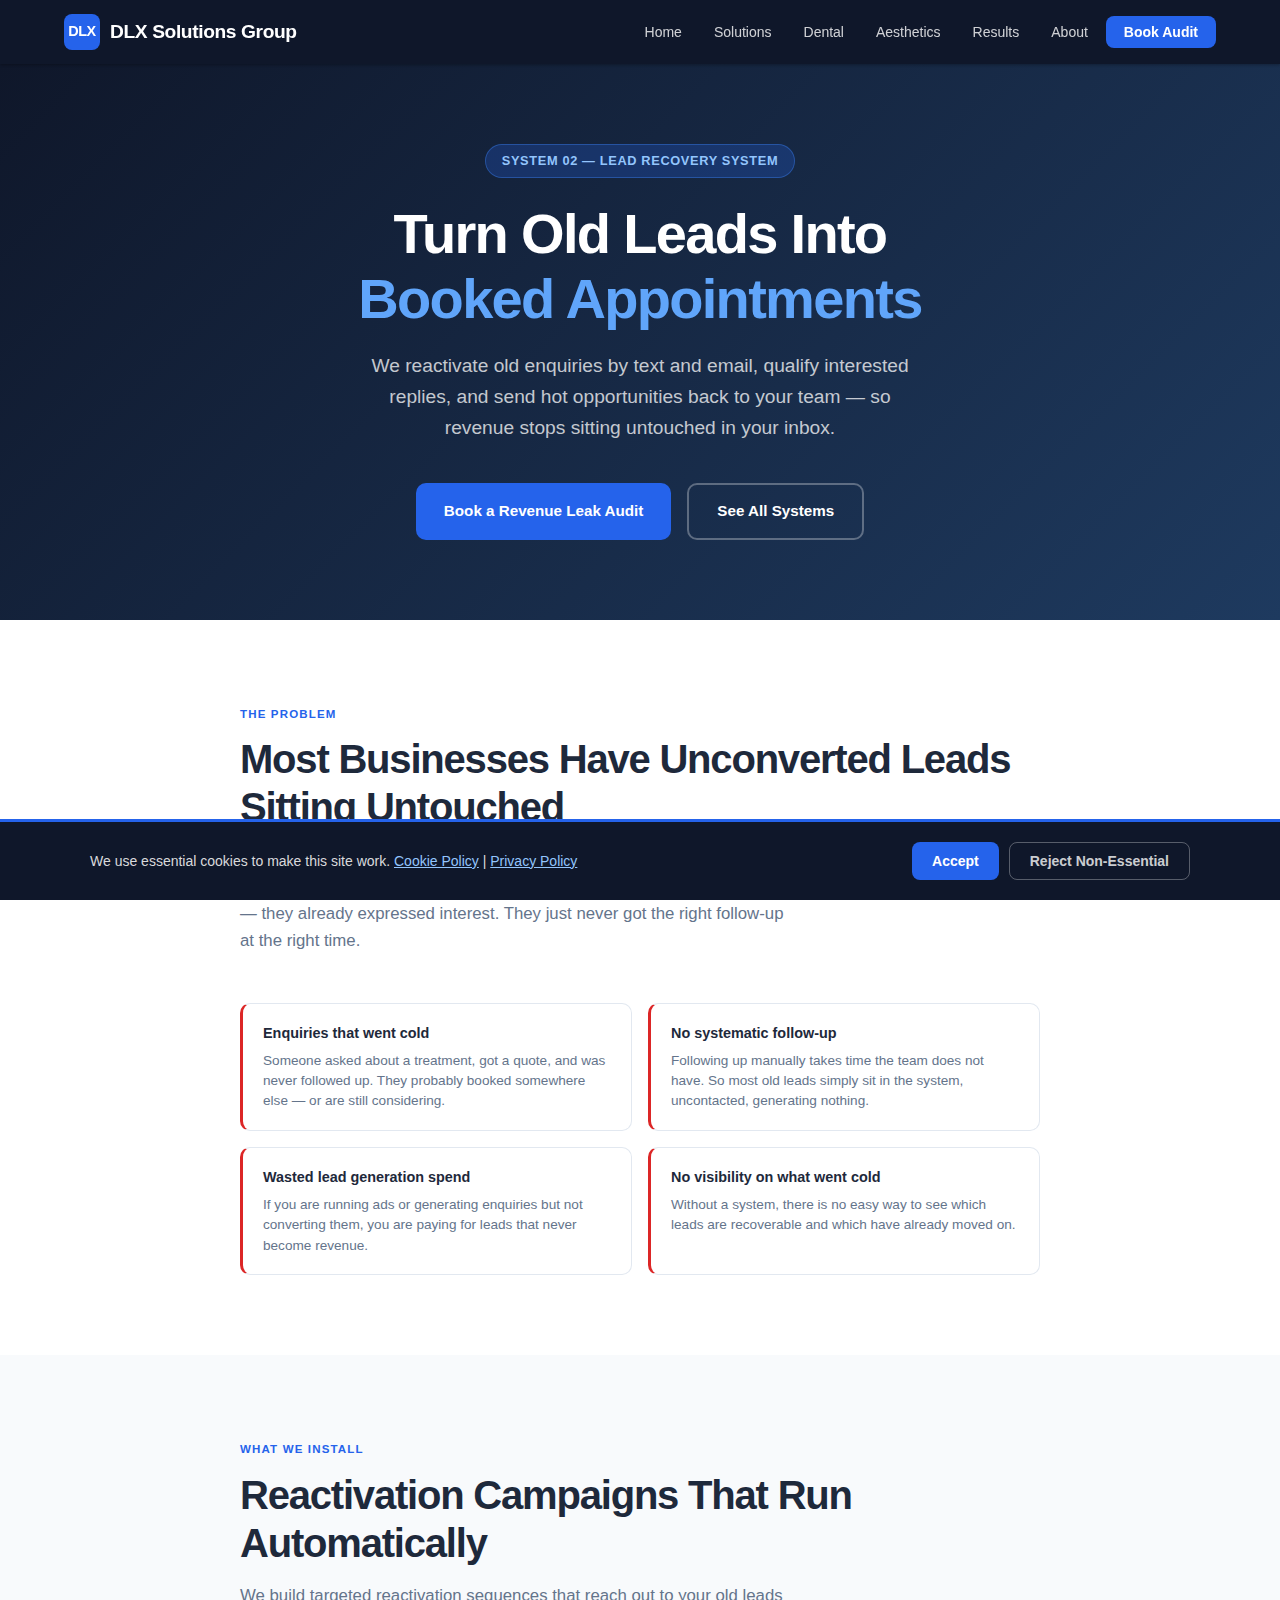
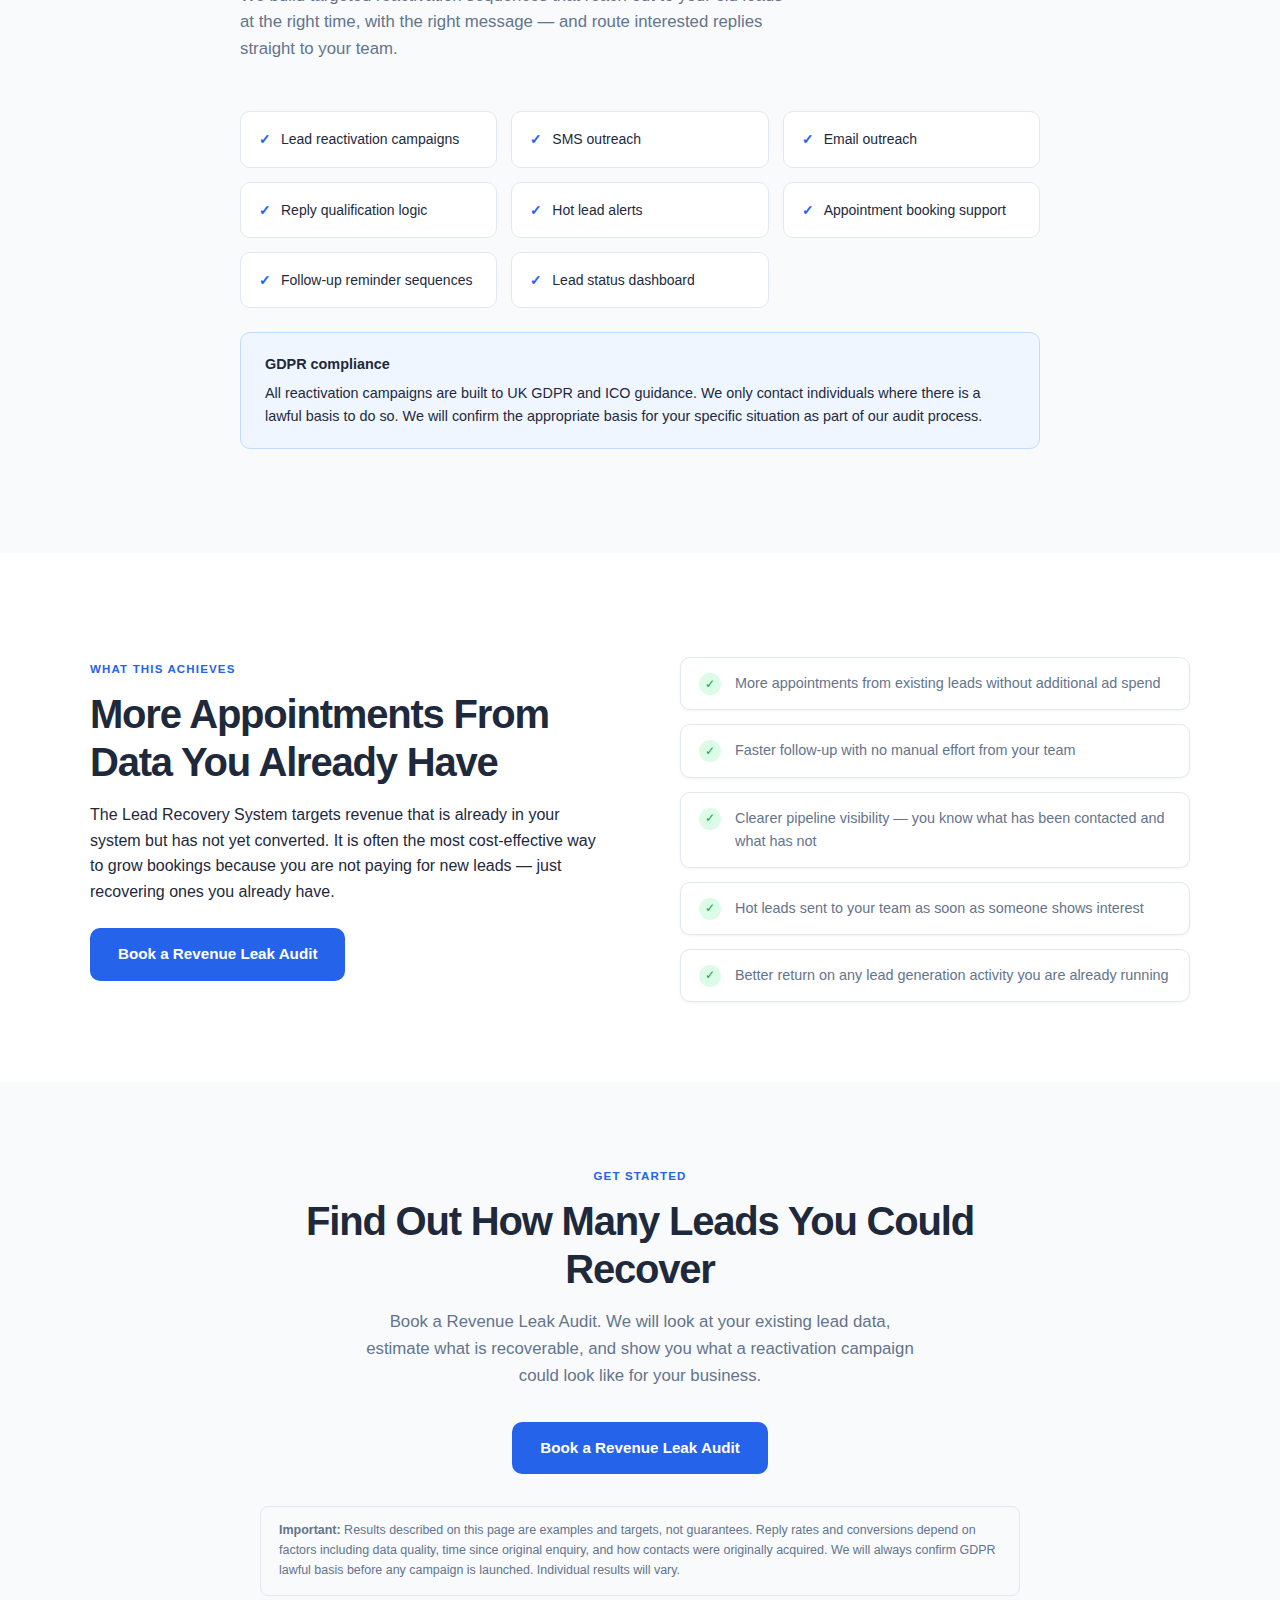
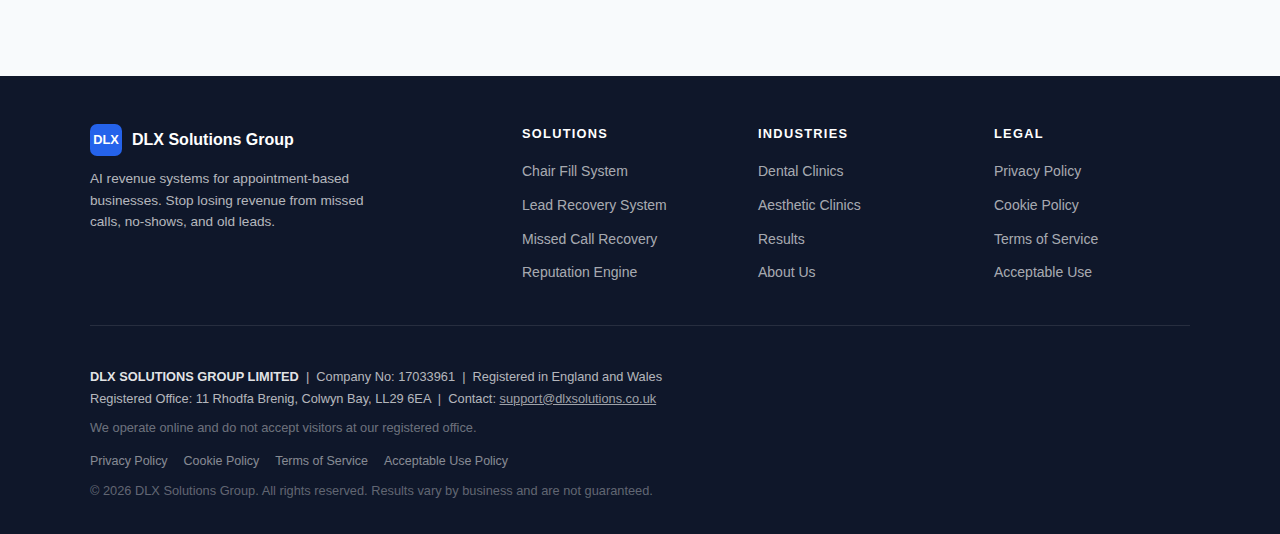
<file: lead-recovery.html>
<!DOCTYPE html>
<html lang="en">
<head>
  <meta charset="UTF-8" />
  <meta name="viewport" content="width=device-width, initial-scale=1.0" />
  <title>Lead Recovery System — DLX Solutions Group</title>
  <meta name="description" content="Turn old leads into booked appointments. We reactivate past enquiries by text and email, qualify replies, and send hot opportunities back to your team." />
  <link rel="stylesheet" href="css/style.css" />
  <link rel="icon" href="data:image/svg+xml,<svg xmlns='http://www.w3.org/2000/svg' viewBox='0 0 32 32'><rect width='32' height='32' rx='8' fill='%231a56db'/><text x='5' y='23' font-family='Arial' font-weight='900' font-size='18' fill='white'>D</text></svg>" />
</head>
<body>

<!-- NAV -->
<nav>
  <div class="nav-inner">
    <a href="index.html" class="nav-logo">
      <span class="logo-mark">DLX</span>
      DLX Solutions Group
    </a>
    <ul class="nav-links">
      <li><a href="index.html">Home</a></li>
      <li><a href="solutions.html">Solutions</a></li>
      <li><a href="dental-clinics.html">Dental</a></li>
      <li><a href="aesthetic-clinics.html">Aesthetics</a></li>
      <li><a href="results.html">Results</a></li>
      <li><a href="about.html">About</a></li>
      <li><a href="contact.html" class="nav-cta">Book Audit</a></li>
    </ul>
    <button class="hamburger" id="hamburger" aria-label="Open menu">
      <span></span><span></span><span></span>
    </button>
  </div>
  <div class="mobile-menu" id="mobileMenu">
    <a href="index.html">Home</a>
    <a href="solutions.html">Solutions</a>
    <a href="dental-clinics.html">Dental Clinics</a>
    <a href="aesthetic-clinics.html">Aesthetic Clinics</a>
    <a href="results.html">Results</a>
    <a href="about.html">About</a>
    <a href="contact.html">Book a Revenue Leak Audit</a>
  </div>
</nav>

<!-- HERO -->
<section class="hero">
  <div class="container">
    <div class="hero-badge">System 02 — Lead Recovery System</div>
    <h1>Turn Old Leads Into<br/><span class="accent">Booked Appointments</span></h1>
    <p>We reactivate old enquiries by text and email, qualify interested replies, and send hot opportunities back to your team — so revenue stops sitting untouched in your inbox.</p>
    <div class="hero-actions">
      <a href="contact.html" class="btn btn-primary">Book a Revenue Leak Audit</a>
      <a href="solutions.html" class="btn btn-outline">See All Systems</a>
    </div>
  </div>
</section>

<!-- THE PROBLEM -->
<section class="section">
  <div class="container" style="max-width:800px;">
    <div class="section-eyebrow">The Problem</div>
    <h2 class="section-title">Most Businesses Have Unconverted Leads Sitting Untouched</h2>
    <p class="section-sub">Every business that has been operating for more than a few months has a list of people who enquired but never booked. These are not cold prospects — they already expressed interest. They just never got the right follow-up at the right time.</p>

    <div class="pain-grid">
      <div class="pain-item">
        <h4>Enquiries that went cold</h4>
        <p>Someone asked about a treatment, got a quote, and was never followed up. They probably booked somewhere else — or are still considering.</p>
      </div>
      <div class="pain-item">
        <h4>No systematic follow-up</h4>
        <p>Following up manually takes time the team does not have. So most old leads simply sit in the system, uncontacted, generating nothing.</p>
      </div>
      <div class="pain-item">
        <h4>Wasted lead generation spend</h4>
        <p>If you are running ads or generating enquiries but not converting them, you are paying for leads that never become revenue.</p>
      </div>
      <div class="pain-item">
        <h4>No visibility on what went cold</h4>
        <p>Without a system, there is no easy way to see which leads are recoverable and which have already moved on.</p>
      </div>
    </div>
  </div>
</section>

<!-- WHAT IT DOES -->
<section class="section section-alt">
  <div class="container" style="max-width:800px;">
    <div class="section-eyebrow">What We Install</div>
    <h2 class="section-title">Reactivation Campaigns That Run Automatically</h2>
    <p class="section-sub">We build targeted reactivation sequences that reach out to your old leads at the right time, with the right message — and route interested replies straight to your team.</p>

    <div class="include-grid">
      <div class="include-item">Lead reactivation campaigns</div>
      <div class="include-item">SMS outreach</div>
      <div class="include-item">Email outreach</div>
      <div class="include-item">Reply qualification logic</div>
      <div class="include-item">Hot lead alerts</div>
      <div class="include-item">Appointment booking support</div>
      <div class="include-item">Follow-up reminder sequences</div>
      <div class="include-item">Lead status dashboard</div>
    </div>

    <div class="notice mt-24">
      <div class="notice-title">GDPR compliance</div>
      All reactivation campaigns are built to UK GDPR and ICO guidance. We only contact individuals where there is a lawful basis to do so. We will confirm the appropriate basis for your specific situation as part of our audit process.
    </div>
  </div>
</section>

<!-- OUTCOMES -->
<section class="section">
  <div class="container">
    <div class="outcomes-inner">
      <div>
        <div class="section-eyebrow">What This Achieves</div>
        <h2 class="section-title">More Appointments From Data You Already Have</h2>
        <p>The Lead Recovery System targets revenue that is already in your system but has not yet converted. It is often the most cost-effective way to grow bookings because you are not paying for new leads — just recovering ones you already have.</p>
        <a href="contact.html" class="btn btn-primary mt-24">Book a Revenue Leak Audit</a>
      </div>
      <ul class="outcomes-list">
        <li>
          <span class="check-icon">✓</span>
          <p>More appointments from existing leads without additional ad spend</p>
        </li>
        <li>
          <span class="check-icon">✓</span>
          <p>Faster follow-up with no manual effort from your team</p>
        </li>
        <li>
          <span class="check-icon">✓</span>
          <p>Clearer pipeline visibility — you know what has been contacted and what has not</p>
        </li>
        <li>
          <span class="check-icon">✓</span>
          <p>Hot leads sent to your team as soon as someone shows interest</p>
        </li>
        <li>
          <span class="check-icon">✓</span>
          <p>Better return on any lead generation activity you are already running</p>
        </li>
      </ul>
    </div>
  </div>
</section>

<!-- DISCLAIMER + CTA -->
<section class="section section-alt">
  <div class="container" style="max-width:760px;text-align:center;">
    <div class="section-eyebrow">Get Started</div>
    <h2 class="section-title">Find Out How Many Leads You Could Recover</h2>
    <p class="section-sub" style="margin:0 auto 32px;">Book a Revenue Leak Audit. We will look at your existing lead data, estimate what is recoverable, and show you what a reactivation campaign could look like for your business.</p>
    <a href="contact.html" class="btn btn-primary">Book a Revenue Leak Audit</a>
    <div class="disclaimer" style="text-align:left;margin-top:32px;">
      <strong>Important:</strong> Results described on this page are examples and targets, not guarantees. Reply rates and conversions depend on factors including data quality, time since original enquiry, and how contacts were originally acquired. We will always confirm GDPR lawful basis before any campaign is launched. Individual results will vary.
    </div>
  </div>
</section>

<!-- FOOTER -->
<footer>
  <div class="footer-inner">
    <div class="footer-top">
      <div>
        <a href="index.html" class="footer-brand">
          <span class="logo-mark">DLX</span>
          DLX Solutions Group
        </a>
        <p class="footer-tagline">AI revenue systems for appointment-based businesses. Stop losing revenue from missed calls, no-shows, and old leads.</p>
      </div>
      <div class="footer-col">
        <h4>Solutions</h4>
        <ul>
          <li><a href="chair-fill.html">Chair Fill System</a></li>
          <li><a href="lead-recovery.html">Lead Recovery System</a></li>
          <li><a href="missed-call-recovery.html">Missed Call Recovery</a></li>
          <li><a href="reputation-engine.html">Reputation Engine</a></li>
        </ul>
      </div>
      <div class="footer-col">
        <h4>Industries</h4>
        <ul>
          <li><a href="dental-clinics.html">Dental Clinics</a></li>
          <li><a href="aesthetic-clinics.html">Aesthetic Clinics</a></li>
          <li><a href="results.html">Results</a></li>
          <li><a href="about.html">About Us</a></li>
        </ul>
      </div>
      <div class="footer-col">
        <h4>Legal</h4>
        <ul>
          <li><a href="privacy.html">Privacy Policy</a></li>
          <li><a href="cookies.html">Cookie Policy</a></li>
          <li><a href="terms.html">Terms of Service</a></li>
          <li><a href="aup.html">Acceptable Use</a></li>
        </ul>
      </div>
    </div>
    <div class="footer-bottom">
      <p><strong>DLX SOLUTIONS GROUP LIMITED</strong> &nbsp;|&nbsp; Company No: 17033961 &nbsp;|&nbsp; Registered in England and Wales</p>
      <p>Registered Office: 11 Rhodfa Brenig, Colwyn Bay, LL29 6EA &nbsp;|&nbsp; Contact: <a href="mailto:support@dlxsolutions.co.uk" style="color:rgba(255,255,255,0.6);">support@dlxsolutions.co.uk</a></p>
      <p class="text-small mt-8" style="color:rgba(255,255,255,0.4);">We operate online and do not accept visitors at our registered office.</p>
      <div class="footer-legal-links">
        <a href="privacy.html">Privacy Policy</a>
        <a href="cookies.html">Cookie Policy</a>
        <a href="terms.html">Terms of Service</a>
        <a href="aup.html">Acceptable Use Policy</a>
      </div>
      <p class="text-small mt-8" style="color:rgba(255,255,255,0.35);">&copy; 2026 DLX Solutions Group. All rights reserved. Results vary by business and are not guaranteed.</p>
    </div>
  </div>
</footer>

<div class="cookie-banner" id="cookieBanner">
  <div class="cookie-inner">
    <p class="cookie-text">We use essential cookies to make this site work. <a href="cookies.html">Cookie Policy</a> | <a href="privacy.html">Privacy Policy</a></p>
    <div class="cookie-actions">
      <button class="cookie-btn cookie-accept" id="cookieAccept">Accept</button>
      <button class="cookie-btn cookie-reject" id="cookieReject">Reject Non-Essential</button>
    </div>
  </div>
</div>

<script src="js/main.js"></script>
</body>
</html>
</file>
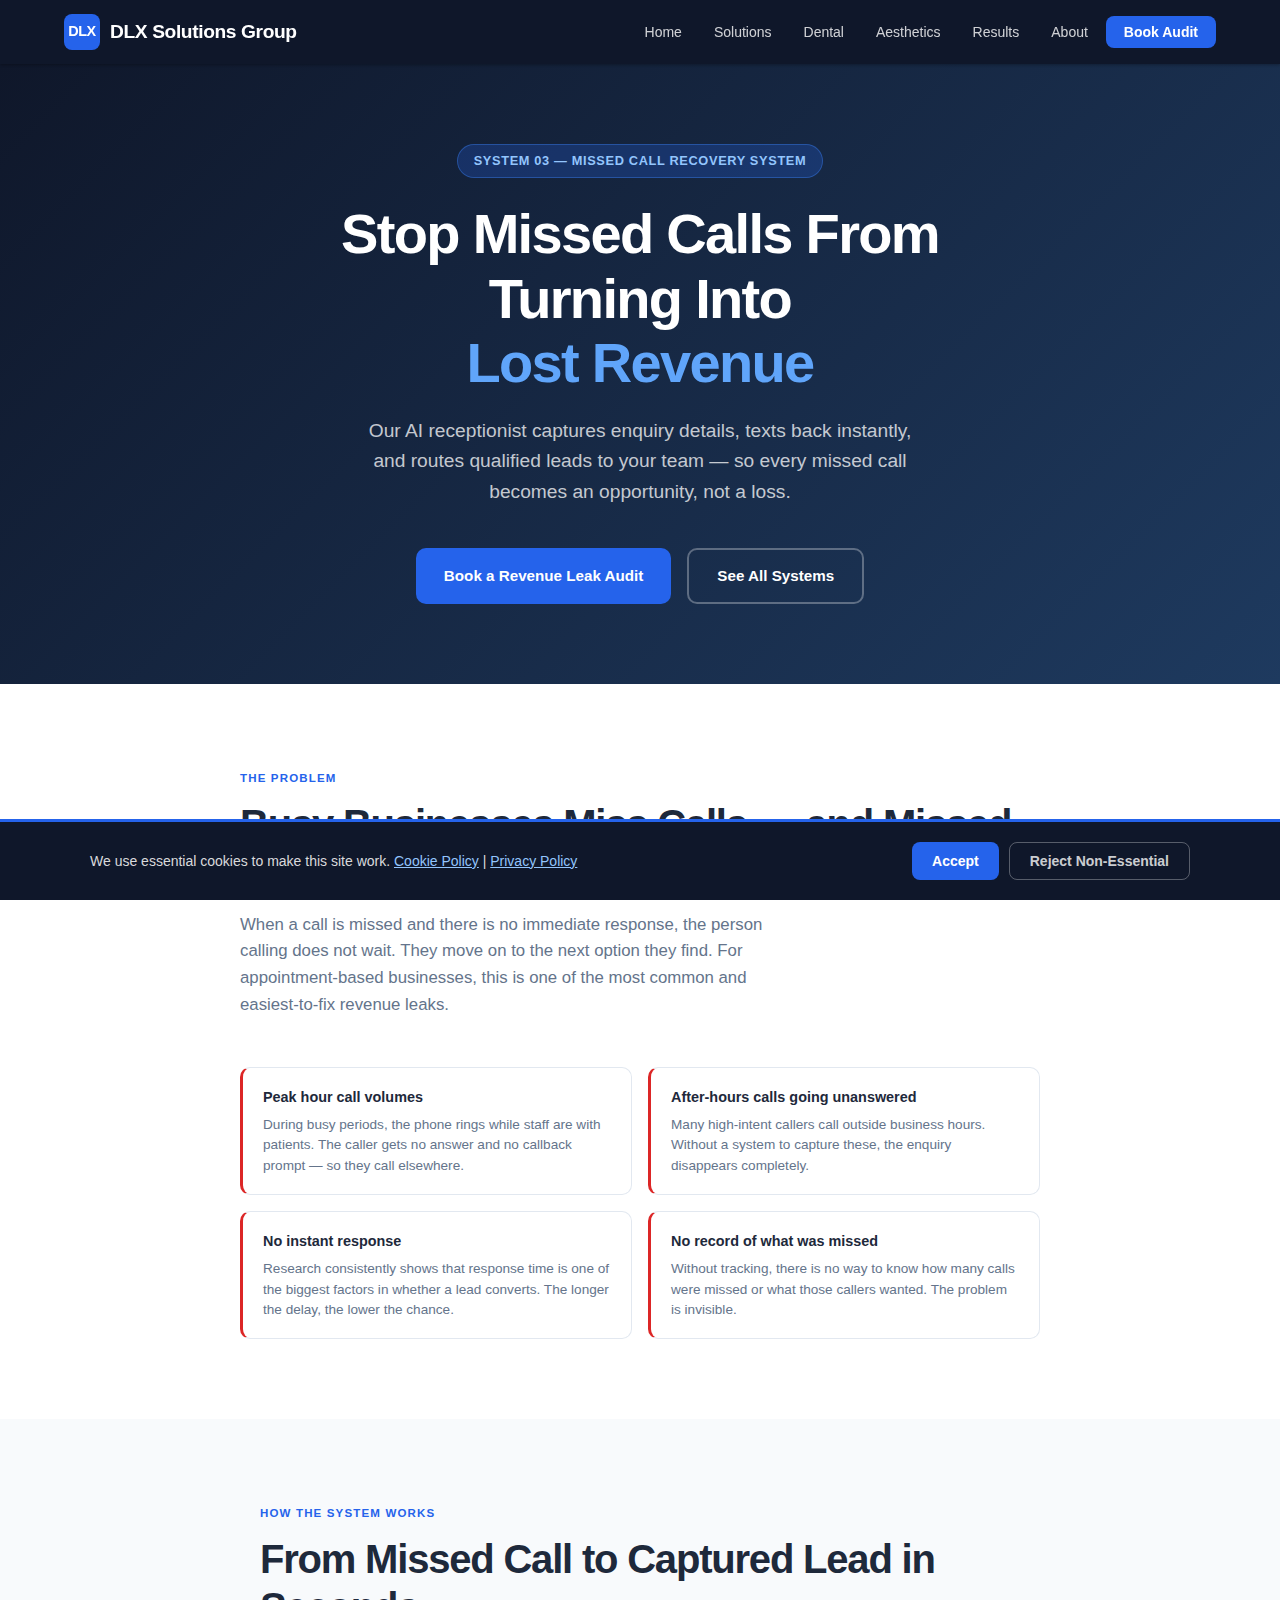
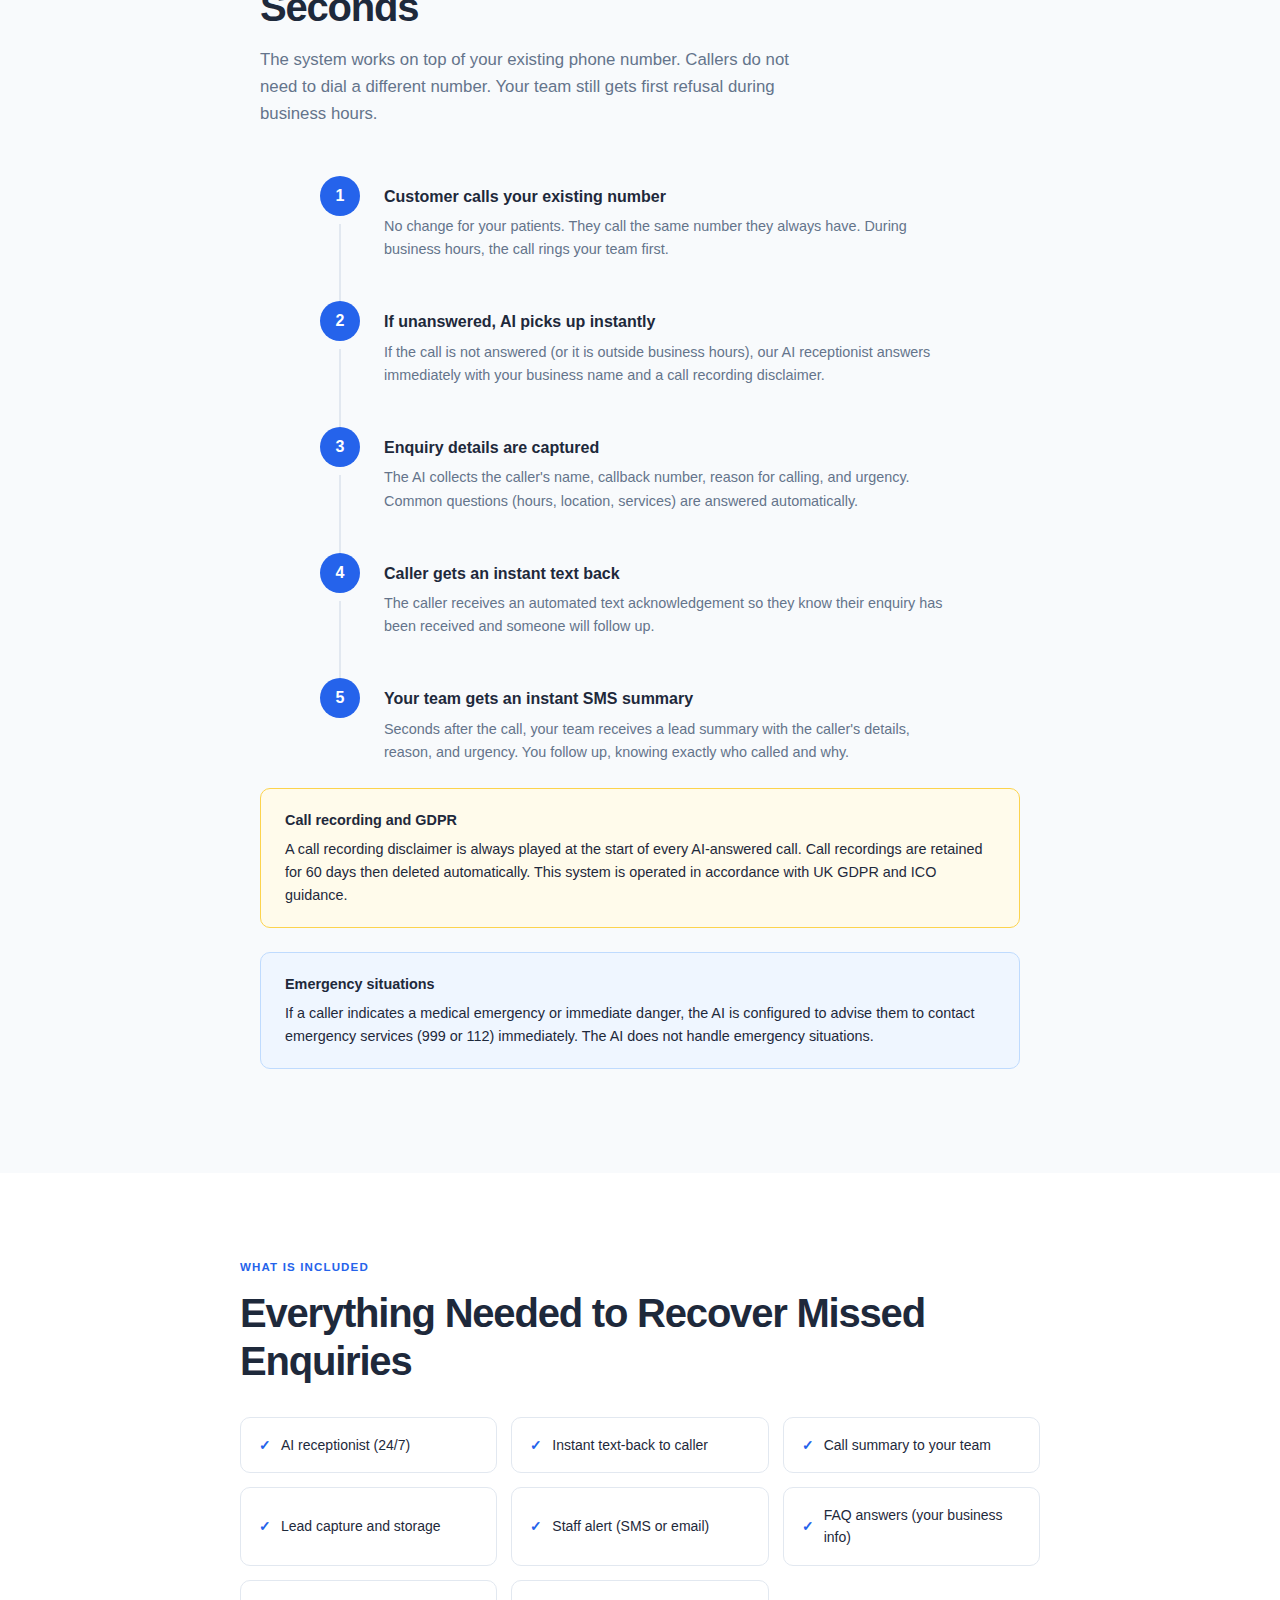
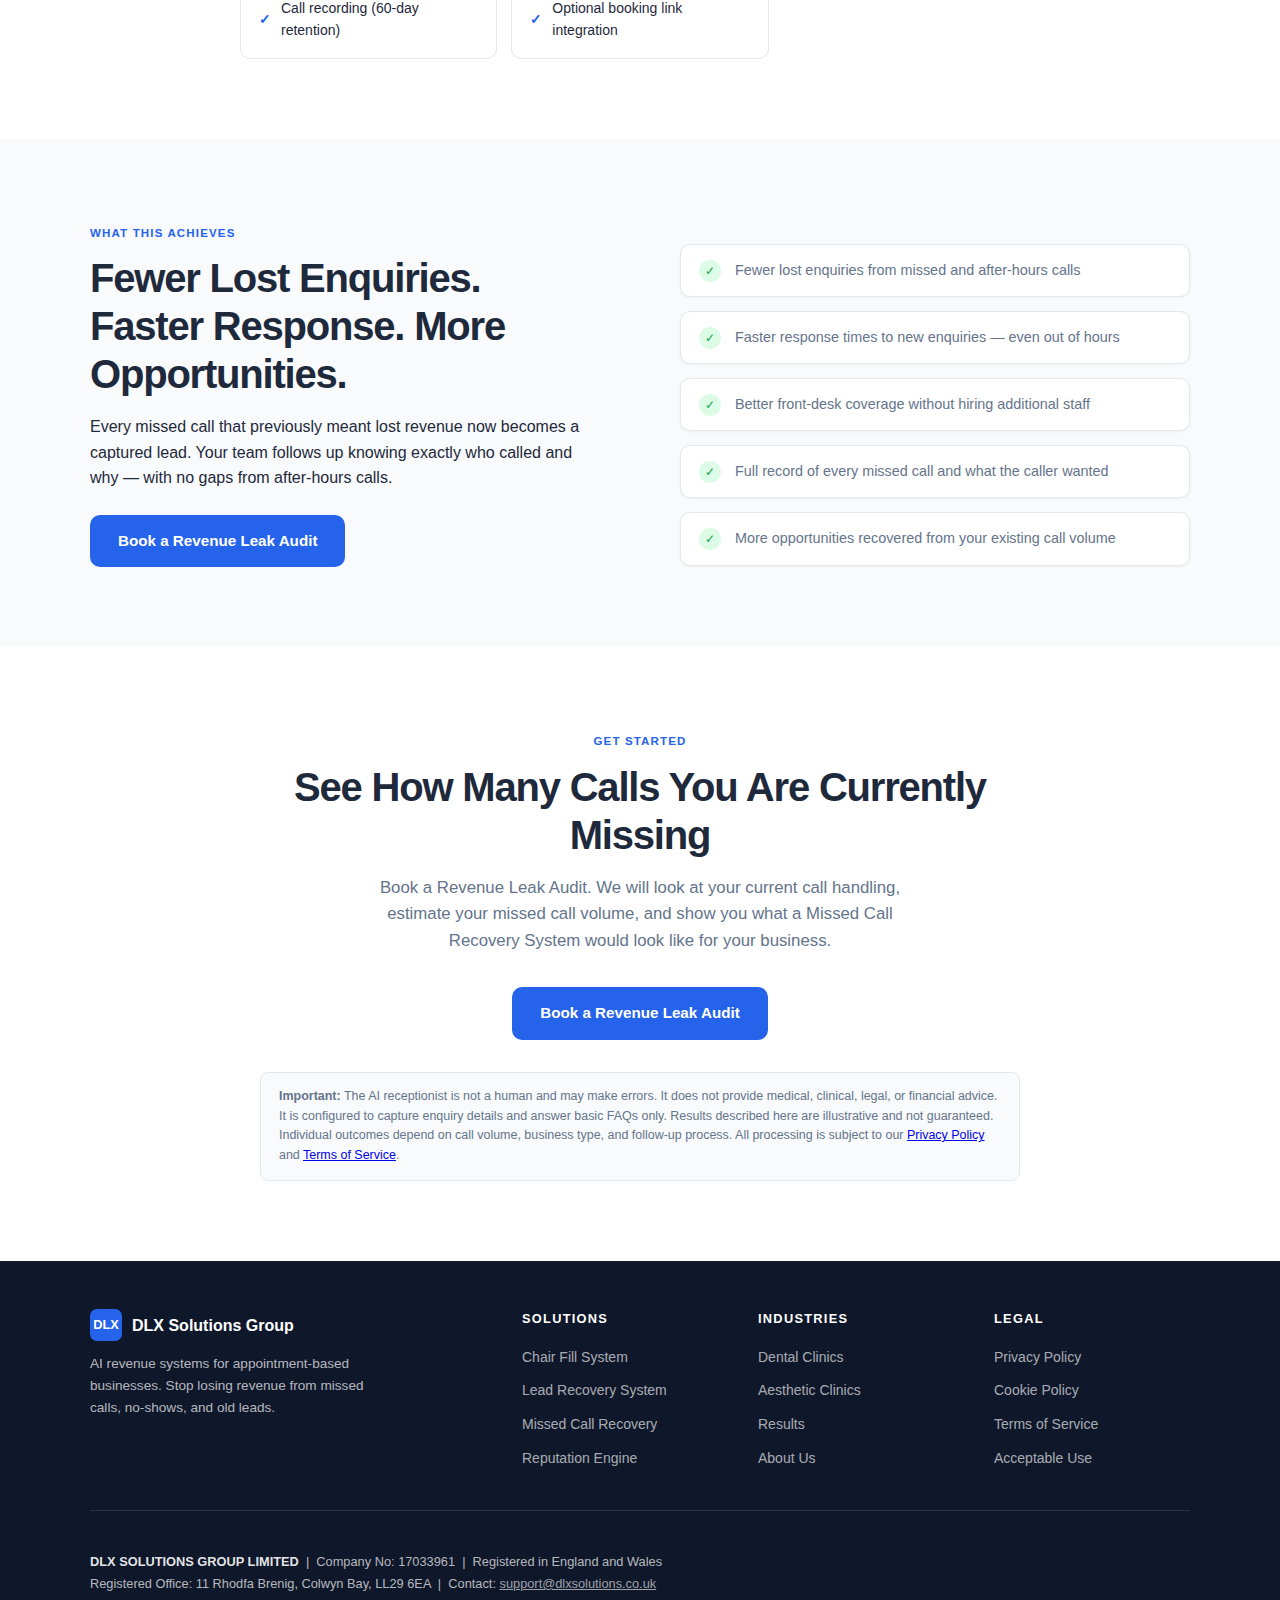
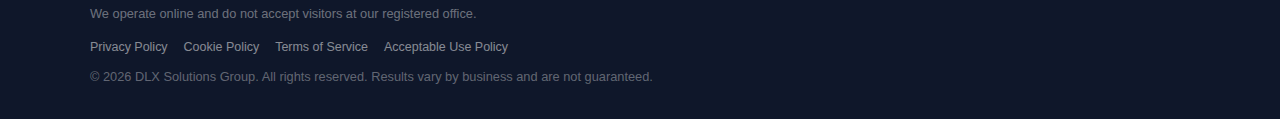
<file: missed-call-recovery.html>
<!DOCTYPE html>
<html lang="en">
<head>
  <meta charset="UTF-8" />
  <meta name="viewport" content="width=device-width, initial-scale=1.0" />
  <title>Missed Call Recovery System — DLX Solutions Group</title>
  <meta name="description" content="Stop missed calls from turning into lost revenue. Our AI receptionist captures enquiry details, texts back instantly, and routes hot leads to your team 24/7." />
  <link rel="stylesheet" href="css/style.css" />
  <link rel="icon" href="data:image/svg+xml,<svg xmlns='http://www.w3.org/2000/svg' viewBox='0 0 32 32'><rect width='32' height='32' rx='8' fill='%231a56db'/><text x='5' y='23' font-family='Arial' font-weight='900' font-size='18' fill='white'>D</text></svg>" />
</head>
<body>

<!-- NAV -->
<nav>
  <div class="nav-inner">
    <a href="index.html" class="nav-logo">
      <span class="logo-mark">DLX</span>
      DLX Solutions Group
    </a>
    <ul class="nav-links">
      <li><a href="index.html">Home</a></li>
      <li><a href="solutions.html">Solutions</a></li>
      <li><a href="dental-clinics.html">Dental</a></li>
      <li><a href="aesthetic-clinics.html">Aesthetics</a></li>
      <li><a href="results.html">Results</a></li>
      <li><a href="about.html">About</a></li>
      <li><a href="contact.html" class="nav-cta">Book Audit</a></li>
    </ul>
    <button class="hamburger" id="hamburger" aria-label="Open menu">
      <span></span><span></span><span></span>
    </button>
  </div>
  <div class="mobile-menu" id="mobileMenu">
    <a href="index.html">Home</a>
    <a href="solutions.html">Solutions</a>
    <a href="dental-clinics.html">Dental Clinics</a>
    <a href="aesthetic-clinics.html">Aesthetic Clinics</a>
    <a href="results.html">Results</a>
    <a href="about.html">About</a>
    <a href="contact.html">Book a Revenue Leak Audit</a>
  </div>
</nav>

<!-- HERO -->
<section class="hero">
  <div class="container">
    <div class="hero-badge">System 03 — Missed Call Recovery System</div>
    <h1>Stop Missed Calls From Turning Into<br/><span class="accent">Lost Revenue</span></h1>
    <p>Our AI receptionist captures enquiry details, texts back instantly, and routes qualified leads to your team — so every missed call becomes an opportunity, not a loss.</p>
    <div class="hero-actions">
      <a href="contact.html" class="btn btn-primary">Book a Revenue Leak Audit</a>
      <a href="solutions.html" class="btn btn-outline">See All Systems</a>
    </div>
  </div>
</section>

<!-- THE PROBLEM -->
<section class="section">
  <div class="container" style="max-width:800px;">
    <div class="section-eyebrow">The Problem</div>
    <h2 class="section-title">Busy Businesses Miss Calls — and Missed Calls Often Become Lost Patients</h2>
    <p class="section-sub">When a call is missed and there is no immediate response, the person calling does not wait. They move on to the next option they find. For appointment-based businesses, this is one of the most common and easiest-to-fix revenue leaks.</p>

    <div class="pain-grid">
      <div class="pain-item">
        <h4>Peak hour call volumes</h4>
        <p>During busy periods, the phone rings while staff are with patients. The caller gets no answer and no callback prompt — so they call elsewhere.</p>
      </div>
      <div class="pain-item">
        <h4>After-hours calls going unanswered</h4>
        <p>Many high-intent callers call outside business hours. Without a system to capture these, the enquiry disappears completely.</p>
      </div>
      <div class="pain-item">
        <h4>No instant response</h4>
        <p>Research consistently shows that response time is one of the biggest factors in whether a lead converts. The longer the delay, the lower the chance.</p>
      </div>
      <div class="pain-item">
        <h4>No record of what was missed</h4>
        <p>Without tracking, there is no way to know how many calls were missed or what those callers wanted. The problem is invisible.</p>
      </div>
    </div>
  </div>
</section>

<!-- HOW IT WORKS -->
<section class="section section-alt">
  <div class="container" style="max-width:760px;">
    <div class="section-eyebrow">How the System Works</div>
    <h2 class="section-title">From Missed Call to Captured Lead in Seconds</h2>
    <p class="section-sub">The system works on top of your existing phone number. Callers do not need to dial a different number. Your team still gets first refusal during business hours.</p>

    <div class="steps">
      <div class="step">
        <div class="step-num" style="width:40px;height:40px;font-size:1rem;margin-bottom:0;">1</div>
        <div class="step-line"></div>
        <div class="step-content">
          <h3>Customer calls your existing number</h3>
          <p>No change for your patients. They call the same number they always have. During business hours, the call rings your team first.</p>
        </div>
      </div>
      <div class="step">
        <div class="step-num" style="width:40px;height:40px;font-size:1rem;margin-bottom:0;">2</div>
        <div class="step-line"></div>
        <div class="step-content">
          <h3>If unanswered, AI picks up instantly</h3>
          <p>If the call is not answered (or it is outside business hours), our AI receptionist answers immediately with your business name and a call recording disclaimer.</p>
        </div>
      </div>
      <div class="step">
        <div class="step-num" style="width:40px;height:40px;font-size:1rem;margin-bottom:0;">3</div>
        <div class="step-line"></div>
        <div class="step-content">
          <h3>Enquiry details are captured</h3>
          <p>The AI collects the caller's name, callback number, reason for calling, and urgency. Common questions (hours, location, services) are answered automatically.</p>
        </div>
      </div>
      <div class="step">
        <div class="step-num" style="width:40px;height:40px;font-size:1rem;margin-bottom:0;">4</div>
        <div class="step-line"></div>
        <div class="step-content">
          <h3>Caller gets an instant text back</h3>
          <p>The caller receives an automated text acknowledgement so they know their enquiry has been received and someone will follow up.</p>
        </div>
      </div>
      <div class="step">
        <div class="step-num" style="width:40px;height:40px;font-size:1rem;margin-bottom:0;">5</div>
        <div class="step-line"></div>
        <div class="step-content">
          <h3>Your team gets an instant SMS summary</h3>
          <p>Seconds after the call, your team receives a lead summary with the caller's details, reason, and urgency. You follow up, knowing exactly who called and why.</p>
        </div>
      </div>
    </div>

    <div class="notice notice-warn mt-24">
      <div class="notice-title">Call recording and GDPR</div>
      A call recording disclaimer is always played at the start of every AI-answered call. Call recordings are retained for 60 days then deleted automatically. This system is operated in accordance with UK GDPR and ICO guidance.
    </div>

    <div class="notice mt-16">
      <div class="notice-title">Emergency situations</div>
      If a caller indicates a medical emergency or immediate danger, the AI is configured to advise them to contact emergency services (999 or 112) immediately. The AI does not handle emergency situations.
    </div>
  </div>
</section>

<!-- INCLUDED -->
<section class="section">
  <div class="container" style="max-width:800px;">
    <div class="section-eyebrow">What Is Included</div>
    <h2 class="section-title">Everything Needed to Recover Missed Enquiries</h2>

    <div class="include-grid">
      <div class="include-item">AI receptionist (24/7)</div>
      <div class="include-item">Instant text-back to caller</div>
      <div class="include-item">Call summary to your team</div>
      <div class="include-item">Lead capture and storage</div>
      <div class="include-item">Staff alert (SMS or email)</div>
      <div class="include-item">FAQ answers (your business info)</div>
      <div class="include-item">Call recording (60-day retention)</div>
      <div class="include-item">Optional booking link integration</div>
    </div>
  </div>
</section>

<!-- OUTCOMES -->
<section class="section section-alt">
  <div class="container">
    <div class="outcomes-inner">
      <div>
        <div class="section-eyebrow">What This Achieves</div>
        <h2 class="section-title">Fewer Lost Enquiries. Faster Response. More Opportunities.</h2>
        <p>Every missed call that previously meant lost revenue now becomes a captured lead. Your team follows up knowing exactly who called and why — with no gaps from after-hours calls.</p>
        <a href="contact.html" class="btn btn-primary mt-24">Book a Revenue Leak Audit</a>
      </div>
      <ul class="outcomes-list">
        <li>
          <span class="check-icon">✓</span>
          <p>Fewer lost enquiries from missed and after-hours calls</p>
        </li>
        <li>
          <span class="check-icon">✓</span>
          <p>Faster response times to new enquiries — even out of hours</p>
        </li>
        <li>
          <span class="check-icon">✓</span>
          <p>Better front-desk coverage without hiring additional staff</p>
        </li>
        <li>
          <span class="check-icon">✓</span>
          <p>Full record of every missed call and what the caller wanted</p>
        </li>
        <li>
          <span class="check-icon">✓</span>
          <p>More opportunities recovered from your existing call volume</p>
        </li>
      </ul>
    </div>
  </div>
</section>

<!-- DISCLAIMER + CTA -->
<section class="section">
  <div class="container" style="max-width:760px;text-align:center;">
    <div class="section-eyebrow">Get Started</div>
    <h2 class="section-title">See How Many Calls You Are Currently Missing</h2>
    <p class="section-sub" style="margin:0 auto 32px;">Book a Revenue Leak Audit. We will look at your current call handling, estimate your missed call volume, and show you what a Missed Call Recovery System would look like for your business.</p>
    <a href="contact.html" class="btn btn-primary">Book a Revenue Leak Audit</a>
    <div class="disclaimer" style="text-align:left;margin-top:32px;">
      <strong>Important:</strong> The AI receptionist is not a human and may make errors. It does not provide medical, clinical, legal, or financial advice. It is configured to capture enquiry details and answer basic FAQs only. Results described here are illustrative and not guaranteed. Individual outcomes depend on call volume, business type, and follow-up process. All processing is subject to our <a href="privacy.html">Privacy Policy</a> and <a href="terms.html">Terms of Service</a>.
    </div>
  </div>
</section>

<!-- FOOTER -->
<footer>
  <div class="footer-inner">
    <div class="footer-top">
      <div>
        <a href="index.html" class="footer-brand">
          <span class="logo-mark">DLX</span>
          DLX Solutions Group
        </a>
        <p class="footer-tagline">AI revenue systems for appointment-based businesses. Stop losing revenue from missed calls, no-shows, and old leads.</p>
      </div>
      <div class="footer-col">
        <h4>Solutions</h4>
        <ul>
          <li><a href="chair-fill.html">Chair Fill System</a></li>
          <li><a href="lead-recovery.html">Lead Recovery System</a></li>
          <li><a href="missed-call-recovery.html">Missed Call Recovery</a></li>
          <li><a href="reputation-engine.html">Reputation Engine</a></li>
        </ul>
      </div>
      <div class="footer-col">
        <h4>Industries</h4>
        <ul>
          <li><a href="dental-clinics.html">Dental Clinics</a></li>
          <li><a href="aesthetic-clinics.html">Aesthetic Clinics</a></li>
          <li><a href="results.html">Results</a></li>
          <li><a href="about.html">About Us</a></li>
        </ul>
      </div>
      <div class="footer-col">
        <h4>Legal</h4>
        <ul>
          <li><a href="privacy.html">Privacy Policy</a></li>
          <li><a href="cookies.html">Cookie Policy</a></li>
          <li><a href="terms.html">Terms of Service</a></li>
          <li><a href="aup.html">Acceptable Use</a></li>
        </ul>
      </div>
    </div>
    <div class="footer-bottom">
      <p><strong>DLX SOLUTIONS GROUP LIMITED</strong> &nbsp;|&nbsp; Company No: 17033961 &nbsp;|&nbsp; Registered in England and Wales</p>
      <p>Registered Office: 11 Rhodfa Brenig, Colwyn Bay, LL29 6EA &nbsp;|&nbsp; Contact: <a href="mailto:support@dlxsolutions.co.uk" style="color:rgba(255,255,255,0.6);">support@dlxsolutions.co.uk</a></p>
      <p class="text-small mt-8" style="color:rgba(255,255,255,0.4);">We operate online and do not accept visitors at our registered office.</p>
      <div class="footer-legal-links">
        <a href="privacy.html">Privacy Policy</a>
        <a href="cookies.html">Cookie Policy</a>
        <a href="terms.html">Terms of Service</a>
        <a href="aup.html">Acceptable Use Policy</a>
      </div>
      <p class="text-small mt-8" style="color:rgba(255,255,255,0.35);">&copy; 2026 DLX Solutions Group. All rights reserved. Results vary by business and are not guaranteed.</p>
    </div>
  </div>
</footer>

<div class="cookie-banner" id="cookieBanner">
  <div class="cookie-inner">
    <p class="cookie-text">We use essential cookies to make this site work. <a href="cookies.html">Cookie Policy</a> | <a href="privacy.html">Privacy Policy</a></p>
    <div class="cookie-actions">
      <button class="cookie-btn cookie-accept" id="cookieAccept">Accept</button>
      <button class="cookie-btn cookie-reject" id="cookieReject">Reject Non-Essential</button>
    </div>
  </div>
</div>

<script src="js/main.js"></script>
</body>
</html>
</file>
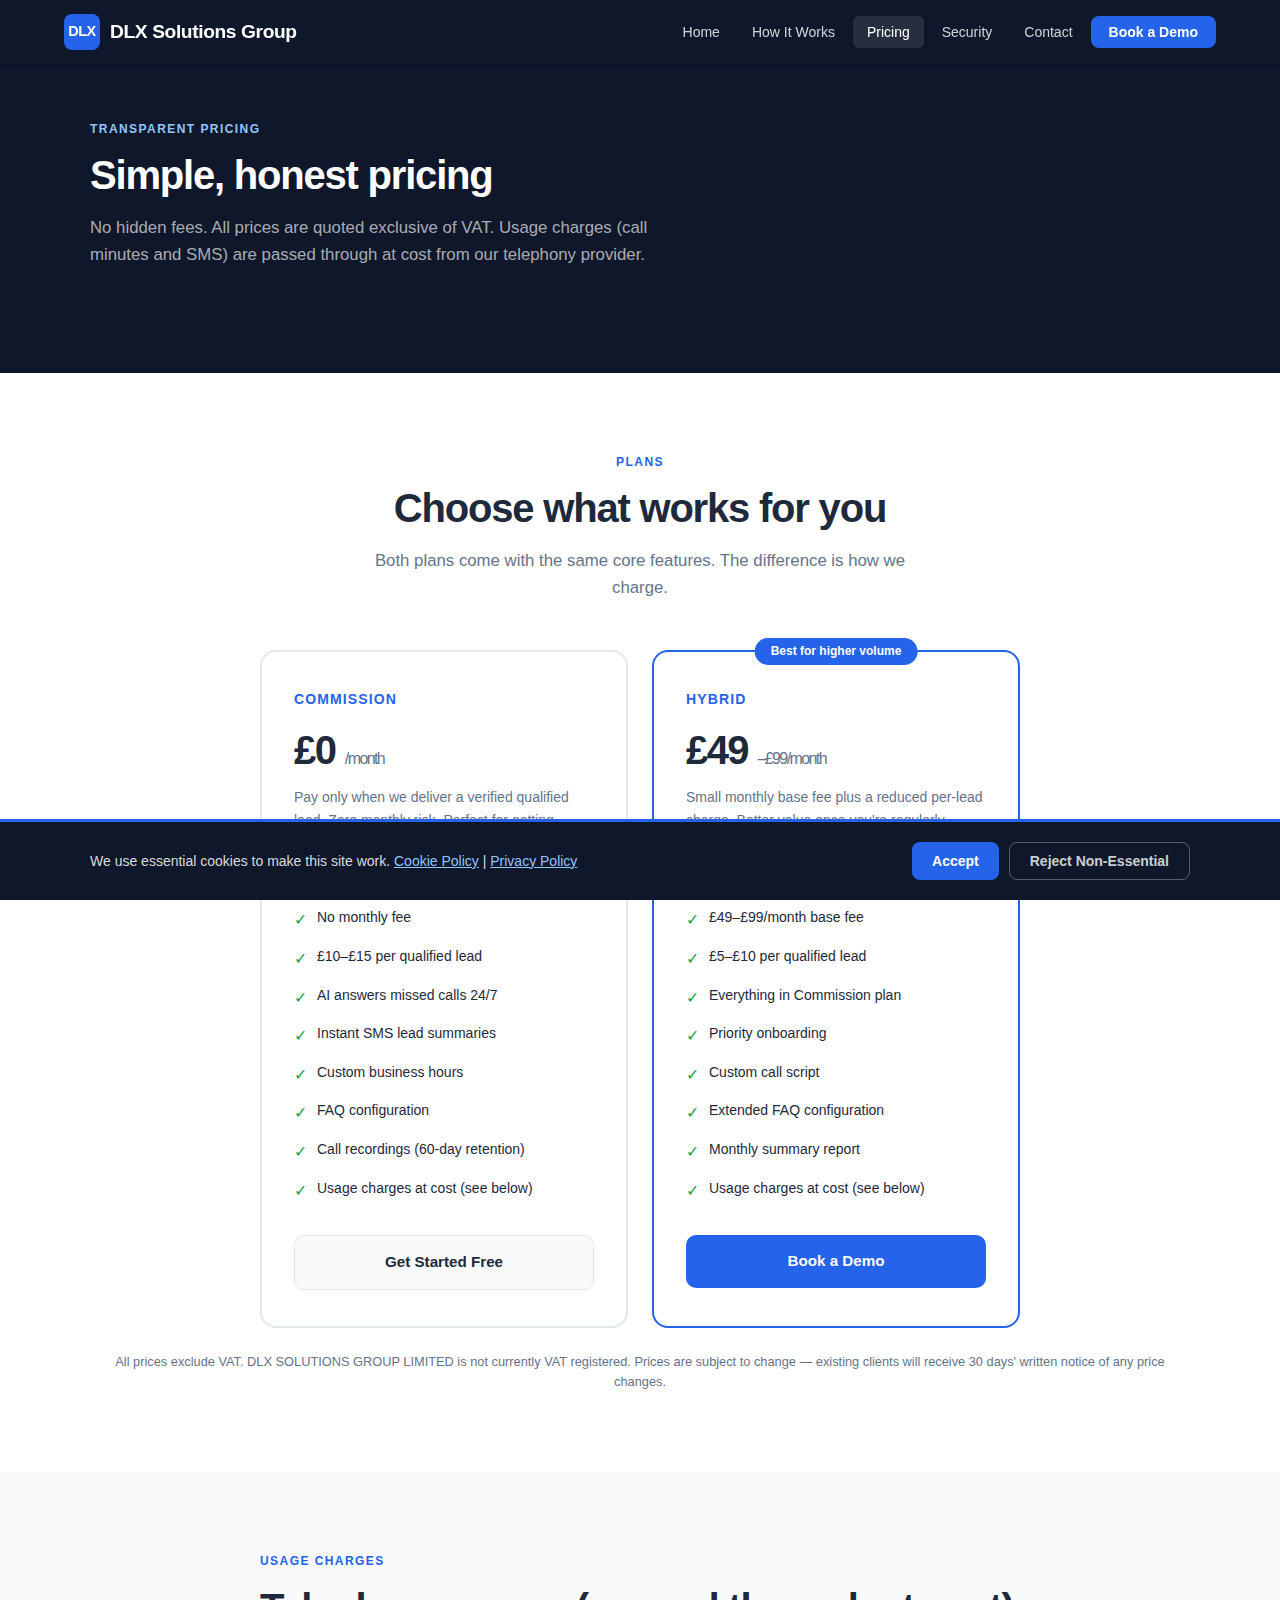
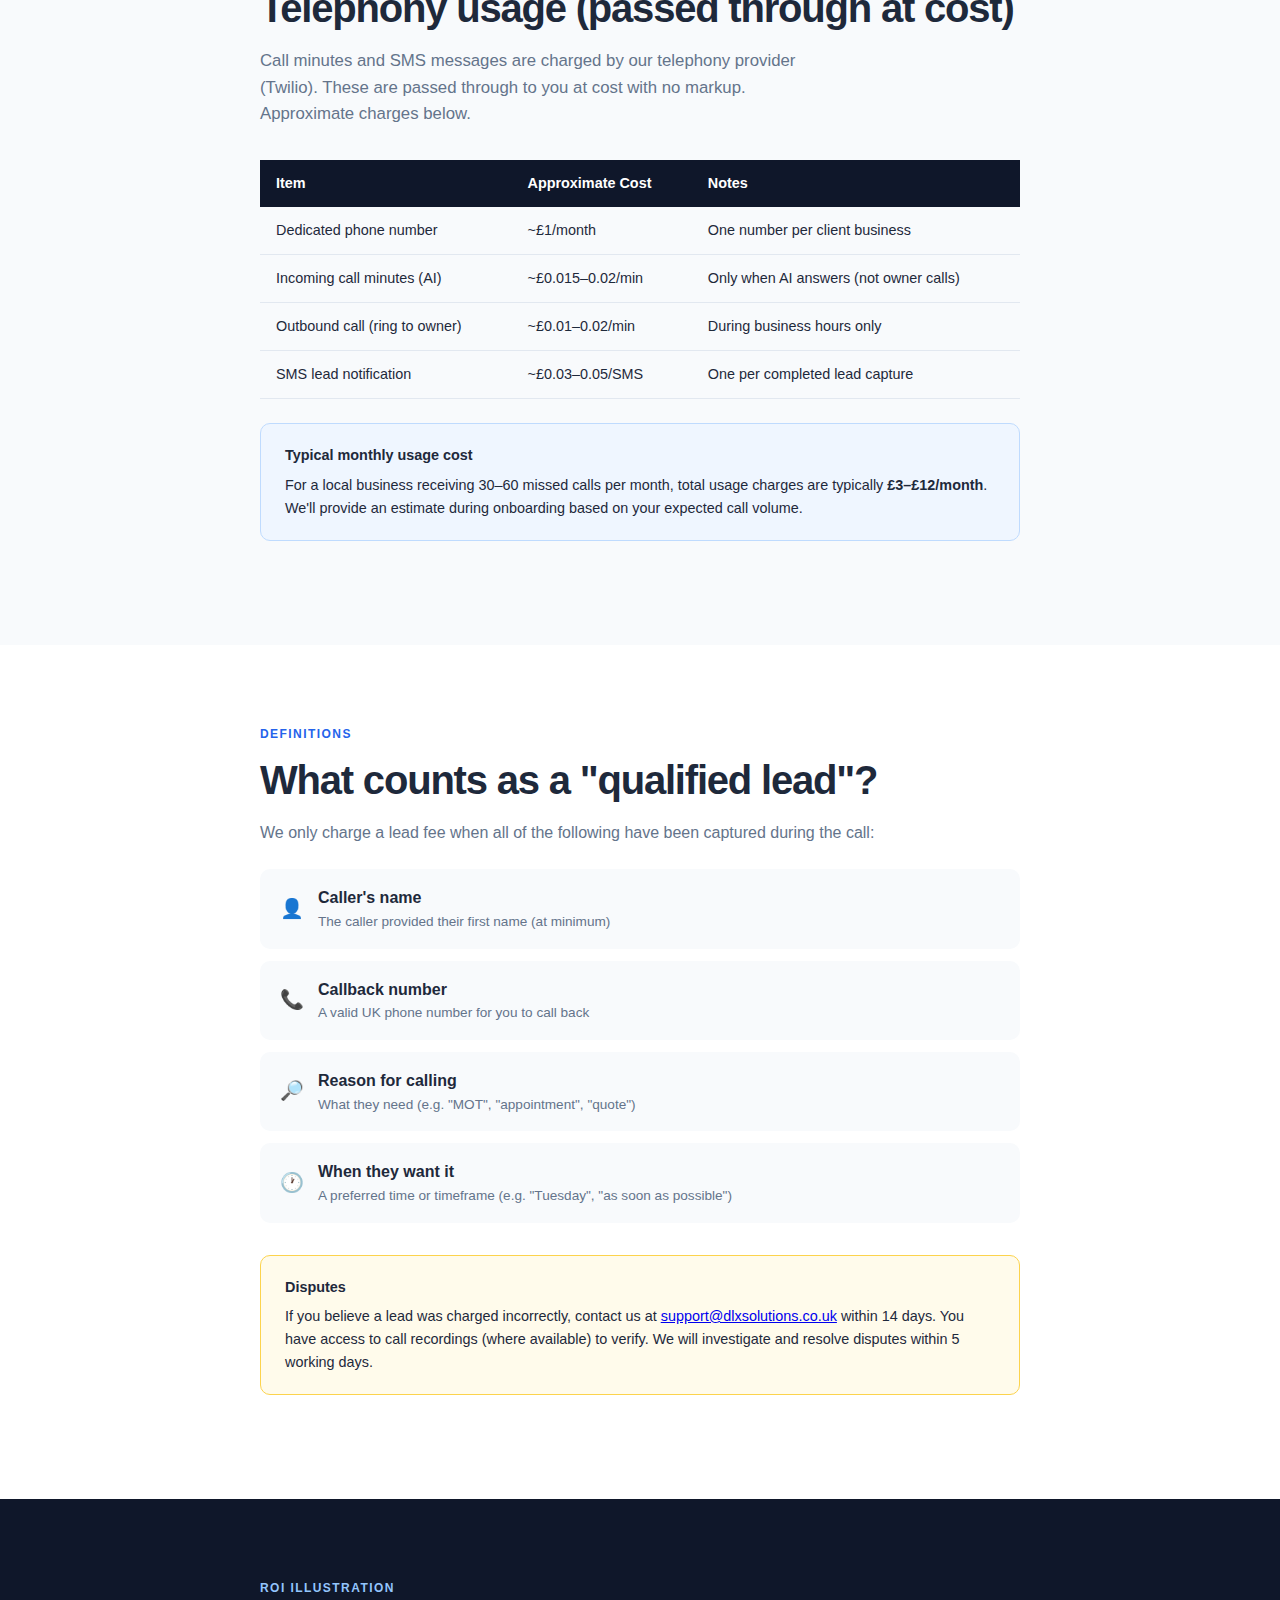
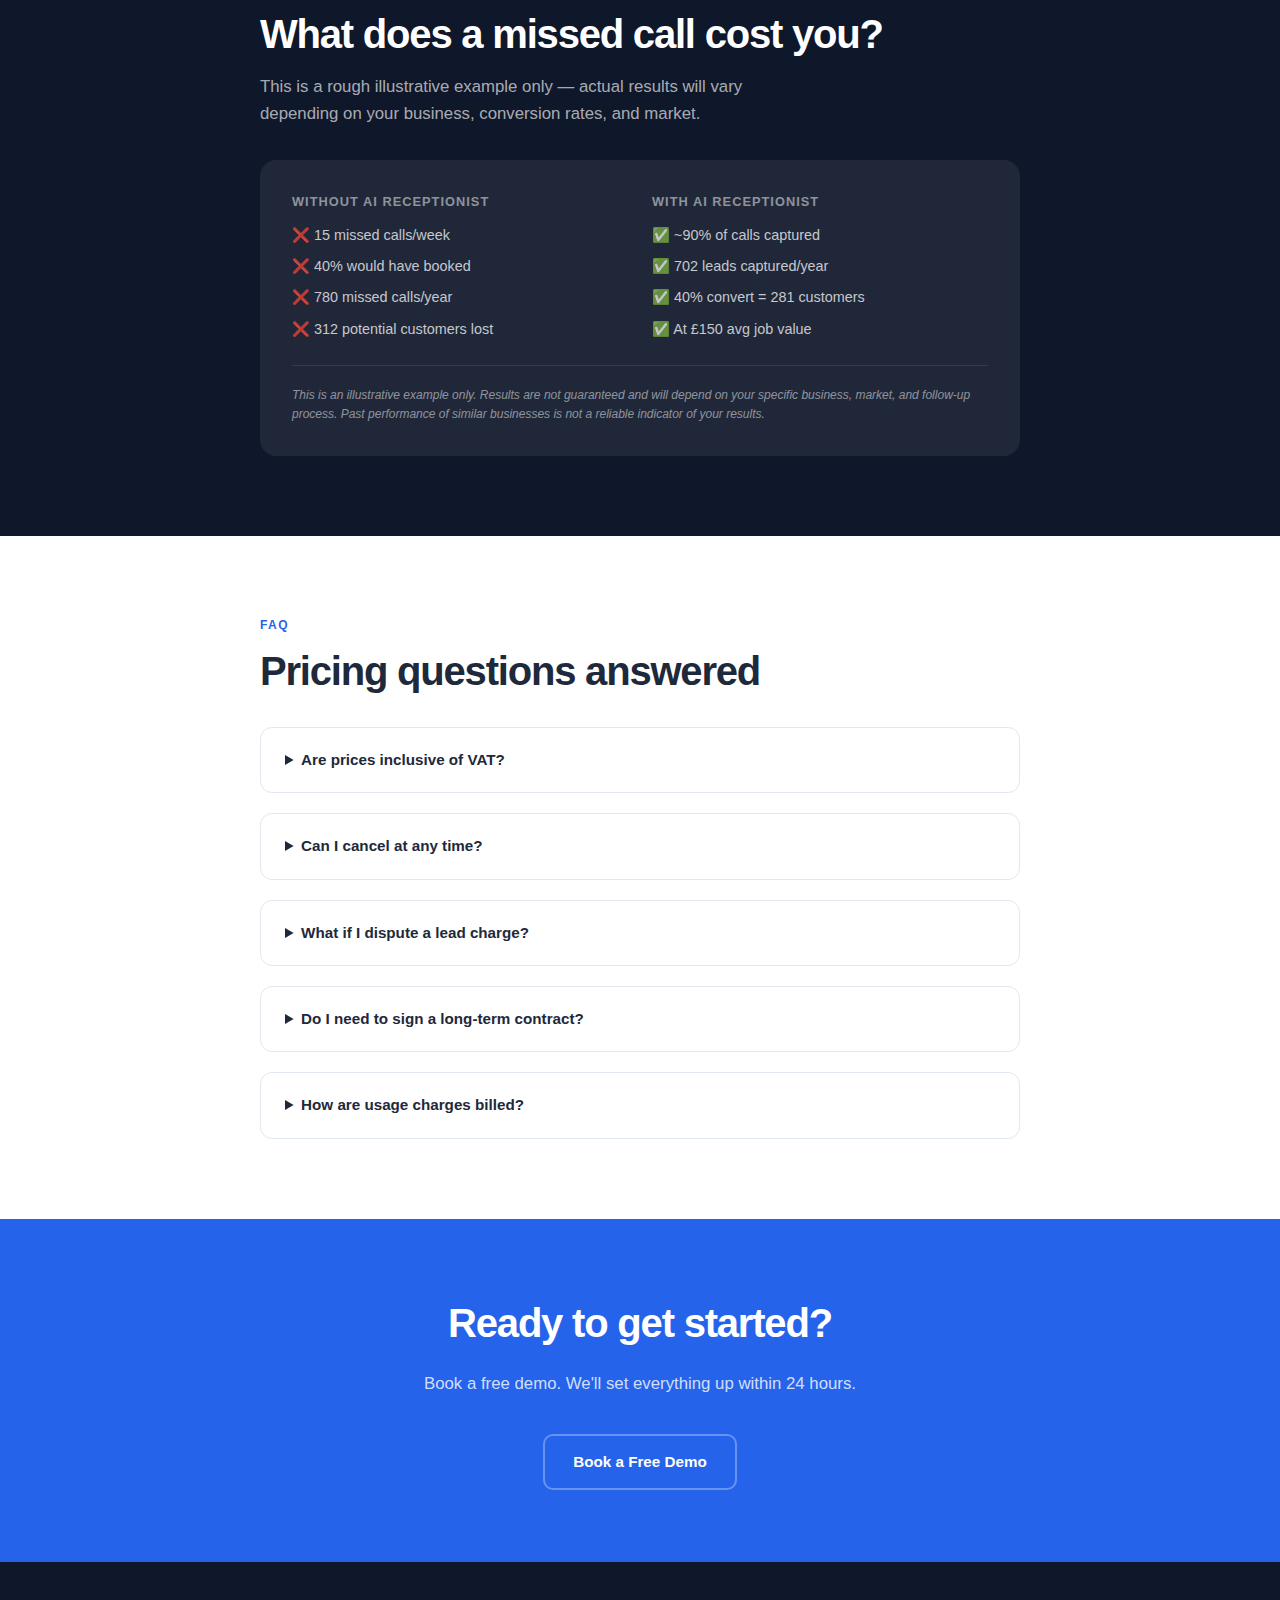
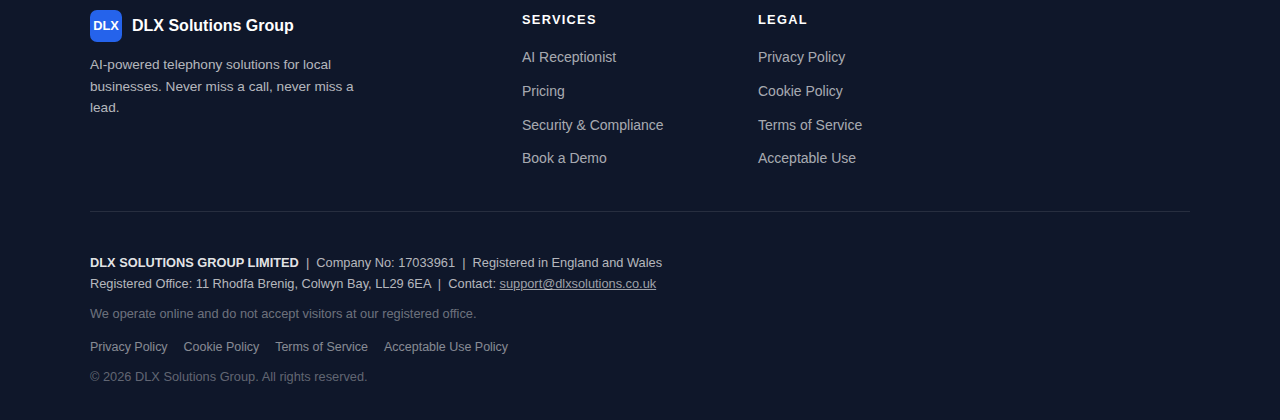
<file: pricing.html>
<!DOCTYPE html>
<html lang="en">
<head>
  <meta charset="UTF-8" />
  <meta name="viewport" content="width=device-width, initial-scale=1.0" />
  <title>Pricing — DLX Solutions Group</title>
  <meta name="description" content="Transparent pricing for DLX AI Receptionist. Commission-only or hybrid plans. Only pay when we deliver qualified leads." />
  <!-- Fonts: Inter loaded from system/local where available; fallback to system-ui stack in CSS -->
  <link rel="stylesheet" href="css/style.css" />
  <link rel="icon" href="data:image/svg+xml,<svg xmlns='http://www.w3.org/2000/svg' viewBox='0 0 32 32'><rect width='32' height='32' rx='8' fill='%232563eb'/><text x='6' y='23' font-family='Arial' font-weight='900' font-size='18' fill='white'>D</text></svg>" />
</head>
<body>

<!-- NAV -->
<nav>
  <div class="nav-inner">
    <a href="index.html" class="nav-logo">
      <span class="logo-mark">DLX</span>
      DLX Solutions Group
    </a>
    <ul class="nav-links">
      <li><a href="index.html">Home</a></li>
      <li><a href="how-it-works.html">How It Works</a></li>
      <li><a href="pricing.html">Pricing</a></li>
      <li><a href="security.html">Security</a></li>
      <li><a href="contact.html">Contact</a></li>
      <li><a href="contact.html" class="nav-cta">Book a Demo</a></li>
    </ul>
    <button class="hamburger" id="hamburger" aria-label="Open menu">
      <span></span><span></span><span></span>
    </button>
  </div>
  <div class="mobile-menu" id="mobileMenu">
    <a href="index.html">Home</a>
    <a href="how-it-works.html">How It Works</a>
    <a href="pricing.html">Pricing</a>
    <a href="security.html">Security &amp; Compliance</a>
    <a href="contact.html">Contact</a>
    <a href="contact.html">Book a Demo</a>
  </div>
</nav>

<!-- HERO -->
<section style="background:var(--navy);padding:56px 24px;color:white;">
  <div class="container">
    <div class="section-label section-label-light">Transparent Pricing</div>
    <h1 class="section-title" style="color:white;">Simple, honest pricing</h1>
    <p class="section-sub section-sub-light">No hidden fees. All prices are quoted exclusive of VAT. Usage charges (call minutes and SMS) are passed through at cost from our telephony provider.</p>
  </div>
</section>

<!-- PRICING PLANS -->
<section class="section">
  <div class="container">
    <div class="center">
      <div class="section-label">Plans</div>
      <h2 class="section-title">Choose what works for you</h2>
      <p class="section-sub">Both plans come with the same core features. The difference is how we charge.</p>
    </div>

    <div class="pricing-grid" style="max-width:760px;margin:0 auto;">

      <div class="pricing-card">
        <div class="pricing-name">Commission</div>
        <div class="pricing-price">£0 <span>/month</span></div>
        <p class="pricing-desc">Pay only when we deliver a verified qualified lead. Zero monthly risk. Perfect for getting started.</p>
        <ul class="pricing-features">
          <li><span class="check">✓</span> No monthly fee</li>
          <li><span class="check">✓</span> £10–£15 per qualified lead</li>
          <li><span class="check">✓</span> AI answers missed calls 24/7</li>
          <li><span class="check">✓</span> Instant SMS lead summaries</li>
          <li><span class="check">✓</span> Custom business hours</li>
          <li><span class="check">✓</span> FAQ configuration</li>
          <li><span class="check">✓</span> Call recordings (60-day retention)</li>
          <li><span class="check">✓</span> Usage charges at cost (see below)</li>
        </ul>
        <a href="contact.html" class="btn btn-secondary" style="width:100%;justify-content:center;">Get Started Free</a>
      </div>

      <div class="pricing-card featured">
        <div class="featured-badge">Best for higher volume</div>
        <div class="pricing-name">Hybrid</div>
        <div class="pricing-price">£49 <span>–£99/month</span></div>
        <p class="pricing-desc">Small monthly base fee plus a reduced per-lead charge. Better value once you're regularly receiving leads.</p>
        <ul class="pricing-features">
          <li><span class="check">✓</span> £49–£99/month base fee</li>
          <li><span class="check">✓</span> £5–£10 per qualified lead</li>
          <li><span class="check">✓</span> Everything in Commission plan</li>
          <li><span class="check">✓</span> Priority onboarding</li>
          <li><span class="check">✓</span> Custom call script</li>
          <li><span class="check">✓</span> Extended FAQ configuration</li>
          <li><span class="check">✓</span> Monthly summary report</li>
          <li><span class="check">✓</span> Usage charges at cost (see below)</li>
        </ul>
        <a href="contact.html" class="btn btn-primary" style="width:100%;justify-content:center;">Book a Demo</a>
      </div>

    </div>

    <p class="text-small center mt-24">All prices exclude VAT. DLX SOLUTIONS GROUP LIMITED is not currently VAT registered. Prices are subject to change — existing clients will receive 30 days' written notice of any price changes.</p>
  </div>
</section>

<!-- USAGE CHARGES -->
<section class="section section-alt">
  <div class="container" style="max-width:760px;">
    <div class="section-label">Usage Charges</div>
    <h2 class="section-title">Telephony usage (passed through at cost)</h2>
    <p class="section-sub" style="margin-bottom:32px;">Call minutes and SMS messages are charged by our telephony provider (Twilio). These are passed through to you at cost with no markup. Approximate charges below.</p>

    <div class="table-wrap">
      <table>
        <thead>
          <tr>
            <th>Item</th>
            <th>Approximate Cost</th>
            <th>Notes</th>
          </tr>
        </thead>
        <tbody>
          <tr>
            <td>Dedicated phone number</td>
            <td>~£1/month</td>
            <td>One number per client business</td>
          </tr>
          <tr>
            <td>Incoming call minutes (AI)</td>
            <td>~£0.015–0.02/min</td>
            <td>Only when AI answers (not owner calls)</td>
          </tr>
          <tr>
            <td>Outbound call (ring to owner)</td>
            <td>~£0.01–0.02/min</td>
            <td>During business hours only</td>
          </tr>
          <tr>
            <td>SMS lead notification</td>
            <td>~£0.03–0.05/SMS</td>
            <td>One per completed lead capture</td>
          </tr>
        </tbody>
      </table>
    </div>

    <div class="notice mt-24">
      <div class="notice-title">Typical monthly usage cost</div>
      <p style="margin:0;font-size:0.9rem;">For a local business receiving 30–60 missed calls per month, total usage charges are typically <strong>£3–£12/month</strong>. We'll provide an estimate during onboarding based on your expected call volume.</p>
    </div>
  </div>
</section>

<!-- WHAT IS A QUALIFIED LEAD -->
<section class="section">
  <div class="container" style="max-width:760px;">
    <div class="section-label">Definitions</div>
    <h2 class="section-title">What counts as a "qualified lead"?</h2>
    <p style="color:var(--grey-text);margin-bottom:24px;">We only charge a lead fee when all of the following have been captured during the call:</p>

    <div style="display:flex;flex-direction:column;gap:12px;margin-bottom:32px;">
      <div style="display:flex;gap:14px;align-items:center;background:var(--grey-light);border-radius:10px;padding:16px 20px;">
        <span style="font-size:1.2rem;">👤</span>
        <div>
          <strong>Caller's name</strong>
          <p style="font-size:0.85rem;color:var(--grey-text);margin:0;">The caller provided their first name (at minimum)</p>
        </div>
      </div>
      <div style="display:flex;gap:14px;align-items:center;background:var(--grey-light);border-radius:10px;padding:16px 20px;">
        <span style="font-size:1.2rem;">📞</span>
        <div>
          <strong>Callback number</strong>
          <p style="font-size:0.85rem;color:var(--grey-text);margin:0;">A valid UK phone number for you to call back</p>
        </div>
      </div>
      <div style="display:flex;gap:14px;align-items:center;background:var(--grey-light);border-radius:10px;padding:16px 20px;">
        <span style="font-size:1.2rem;">🔎</span>
        <div>
          <strong>Reason for calling</strong>
          <p style="font-size:0.85rem;color:var(--grey-text);margin:0;">What they need (e.g. "MOT", "appointment", "quote")</p>
        </div>
      </div>
      <div style="display:flex;gap:14px;align-items:center;background:var(--grey-light);border-radius:10px;padding:16px 20px;">
        <span style="font-size:1.2rem;">🕐</span>
        <div>
          <strong>When they want it</strong>
          <p style="font-size:0.85rem;color:var(--grey-text);margin:0;">A preferred time or timeframe (e.g. "Tuesday", "as soon as possible")</p>
        </div>
      </div>
    </div>

    <div class="notice notice-warn">
      <div class="notice-title">Disputes</div>
      <p style="margin:0;font-size:0.9rem;">If you believe a lead was charged incorrectly, contact us at <a href="mailto:support@dlxsolutions.co.uk">support@dlxsolutions.co.uk</a> within 14 days. You have access to call recordings (where available) to verify. We will investigate and resolve disputes within 5 working days.</p>
    </div>
  </div>
</section>

<!-- ROI CALCULATOR -->
<section class="section section-navy">
  <div class="container" style="max-width:760px;">
    <div class="section-label section-label-light">ROI Illustration</div>
    <h2 class="section-title" style="color:white;">What does a missed call cost you?</h2>
    <p class="section-sub section-sub-light" style="margin-bottom:32px;">This is a rough illustrative example only — actual results will vary depending on your business, conversion rates, and market.</p>

    <div style="background:rgba(255,255,255,0.07);border-radius:16px;padding:32px;">
      <div style="display:grid;grid-template-columns:1fr 1fr;gap:24px;margin-bottom:24px;">
        <div>
          <p style="color:rgba(255,255,255,0.5);font-size:0.8rem;font-weight:700;text-transform:uppercase;letter-spacing:0.08em;">Without AI Receptionist</p>
          <ul style="list-style:none;margin-top:12px;display:flex;flex-direction:column;gap:8px;">
            <li style="font-size:0.9rem;color:rgba(255,255,255,0.75);">❌ 15 missed calls/week</li>
            <li style="font-size:0.9rem;color:rgba(255,255,255,0.75);">❌ 40% would have booked</li>
            <li style="font-size:0.9rem;color:rgba(255,255,255,0.75);">❌ 780 missed calls/year</li>
            <li style="font-size:0.9rem;color:rgba(255,255,255,0.75);">❌ 312 potential customers lost</li>
          </ul>
        </div>
        <div>
          <p style="color:rgba(255,255,255,0.5);font-size:0.8rem;font-weight:700;text-transform:uppercase;letter-spacing:0.08em;">With AI Receptionist</p>
          <ul style="list-style:none;margin-top:12px;display:flex;flex-direction:column;gap:8px;">
            <li style="font-size:0.9rem;color:rgba(255,255,255,0.75);">✅ ~90% of calls captured</li>
            <li style="font-size:0.9rem;color:rgba(255,255,255,0.75);">✅ 702 leads captured/year</li>
            <li style="font-size:0.9rem;color:rgba(255,255,255,0.75);">✅ 40% convert = 281 customers</li>
            <li style="font-size:0.9rem;color:rgba(255,255,255,0.75);">✅ At £150 avg job value</li>
          </ul>
        </div>
      </div>
      <div style="border-top:1px solid rgba(255,255,255,0.1);padding-top:20px;">
        <p style="color:rgba(255,255,255,0.5);font-size:0.75rem;font-style:italic;">This is an illustrative example only. Results are not guaranteed and will depend on your specific business, market, and follow-up process. Past performance of similar businesses is not a reliable indicator of your results.</p>
      </div>
    </div>
  </div>
</section>

<!-- FAQ -->
<section class="section">
  <div class="container" style="max-width:760px;">
    <div class="section-label">FAQ</div>
    <h2 class="section-title">Pricing questions answered</h2>

    <div style="display:flex;flex-direction:column;gap:20px;margin-top:32px;">
      <details style="background:white;border:1px solid var(--grey-mid);border-radius:12px;padding:20px 24px;">
        <summary style="font-weight:700;cursor:pointer;font-size:0.95rem;">Are prices inclusive of VAT?</summary>
        <p style="margin-top:12px;font-size:0.9rem;color:var(--grey-text);">No. DLX SOLUTIONS GROUP LIMITED is not currently VAT registered. All prices shown are exclusive of VAT. If we become VAT registered in future, existing clients will be given 30 days' notice.</p>
      </details>
      <details style="background:white;border:1px solid var(--grey-mid);border-radius:12px;padding:20px 24px;">
        <summary style="font-weight:700;cursor:pointer;font-size:0.95rem;">Can I cancel at any time?</summary>
        <p style="margin-top:12px;font-size:0.9rem;color:var(--grey-text);">Yes. Commission plan clients can cancel at any time with 7 days' written notice. Hybrid plan clients can cancel with 30 days' written notice. Any outstanding lead fees remain payable on cancellation.</p>
      </details>
      <details style="background:white;border:1px solid var(--grey-mid);border-radius:12px;padding:20px 24px;">
        <summary style="font-weight:700;cursor:pointer;font-size:0.95rem;">What if I dispute a lead charge?</summary>
        <p style="margin-top:12px;font-size:0.9rem;color:var(--grey-text);">Contact us within 14 days. You can listen to the call recording to verify. We'll investigate and resolve within 5 working days. Call recordings are retained for 60 days.</p>
      </details>
      <details style="background:white;border:1px solid var(--grey-mid);border-radius:12px;padding:20px 24px;">
        <summary style="font-weight:700;cursor:pointer;font-size:0.95rem;">Do I need to sign a long-term contract?</summary>
        <p style="margin-top:12px;font-size:0.9rem;color:var(--grey-text);">No. We operate on a rolling monthly basis with no minimum term commitment.</p>
      </details>
      <details style="background:white;border:1px solid var(--grey-mid);border-radius:12px;padding:20px 24px;">
        <summary style="font-weight:700;cursor:pointer;font-size:0.95rem;">How are usage charges billed?</summary>
        <p style="margin-top:12px;font-size:0.9rem;color:var(--grey-text);">Usage charges are invoiced monthly in arrears alongside any lead fees. Exact charges depend on your call volume and will be itemised on your invoice.</p>
      </details>
    </div>
  </div>
</section>

<!-- CTA -->
<section class="cta-section">
  <h2>Ready to get started?</h2>
  <p>Book a free demo. We'll set everything up within 24 hours.</p>
  <a href="contact.html" class="btn btn-outline">Book a Free Demo</a>
</section>

<!-- FOOTER -->
<footer>
  <div class="footer-inner">
    <div class="footer-top">
      <div>
        <a href="index.html" class="footer-brand">
          <span class="logo-mark">DLX</span>
          DLX Solutions Group
        </a>
        <p class="footer-tagline">AI-powered telephony solutions for local businesses. Never miss a call, never miss a lead.</p>
      </div>
      <div class="footer-col">
        <h4>Services</h4>
        <ul>
          <li><a href="how-it-works.html">AI Receptionist</a></li>
          <li><a href="pricing.html">Pricing</a></li>
          <li><a href="security.html">Security &amp; Compliance</a></li>
          <li><a href="contact.html">Book a Demo</a></li>
        </ul>
      </div>
      <div class="footer-col">
        <h4>Legal</h4>
        <ul>
          <li><a href="privacy.html">Privacy Policy</a></li>
          <li><a href="cookies.html">Cookie Policy</a></li>
          <li><a href="terms.html">Terms of Service</a></li>
          <li><a href="aup.html">Acceptable Use</a></li>
        </ul>
      </div>
    </div>
    <div class="footer-bottom">
      <p><strong>DLX SOLUTIONS GROUP LIMITED</strong> &nbsp;|&nbsp; Company No: 17033961 &nbsp;|&nbsp; Registered in England and Wales</p>
      <p>Registered Office: 11 Rhodfa Brenig, Colwyn Bay, LL29 6EA &nbsp;|&nbsp; Contact: <a href="mailto:support@dlxsolutions.co.uk" style="color:rgba(255,255,255,0.6);">support@dlxsolutions.co.uk</a></p>
      <p class="text-small mt-8" style="color:rgba(255,255,255,0.4);">We operate online and do not accept visitors at our registered office.</p>
      <div class="footer-legal-links">
        <a href="privacy.html">Privacy Policy</a>
        <a href="cookies.html">Cookie Policy</a>
        <a href="terms.html">Terms of Service</a>
        <a href="aup.html">Acceptable Use Policy</a>
      </div>
      <p class="text-small mt-8" style="color:rgba(255,255,255,0.35);">&copy; 2026 DLX Solutions Group. All rights reserved.</p>
    </div>
  </div>
</footer>

<div class="cookie-banner" id="cookieBanner">
  <div class="cookie-inner">
    <p class="cookie-text">We use essential cookies to make this site work. <a href="cookies.html">Cookie Policy</a> | <a href="privacy.html">Privacy Policy</a></p>
    <div class="cookie-actions">
      <button class="cookie-btn cookie-accept" id="cookieAccept">Accept</button>
      <button class="cookie-btn cookie-reject" id="cookieReject">Reject Non-Essential</button>
    </div>
  </div>
</div>

<script src="js/main.js"></script>
</body>
</html>
</file>
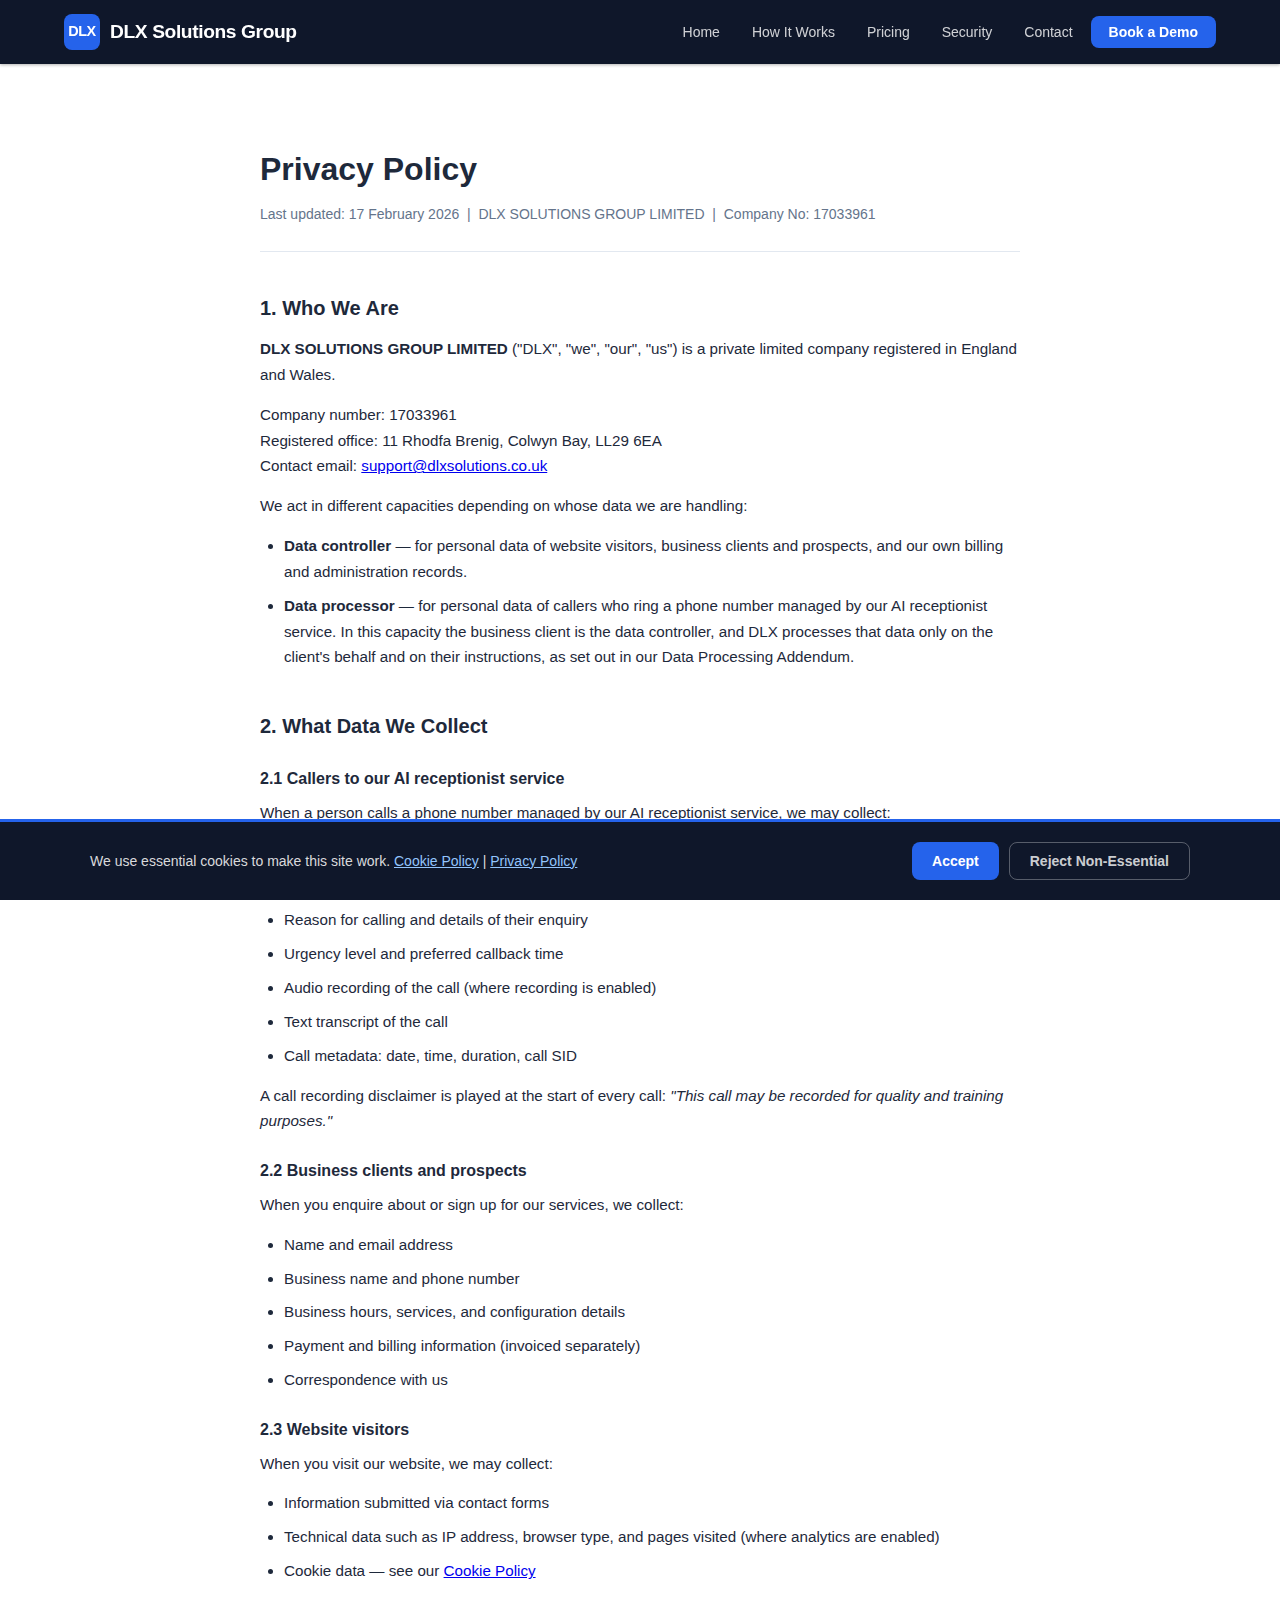
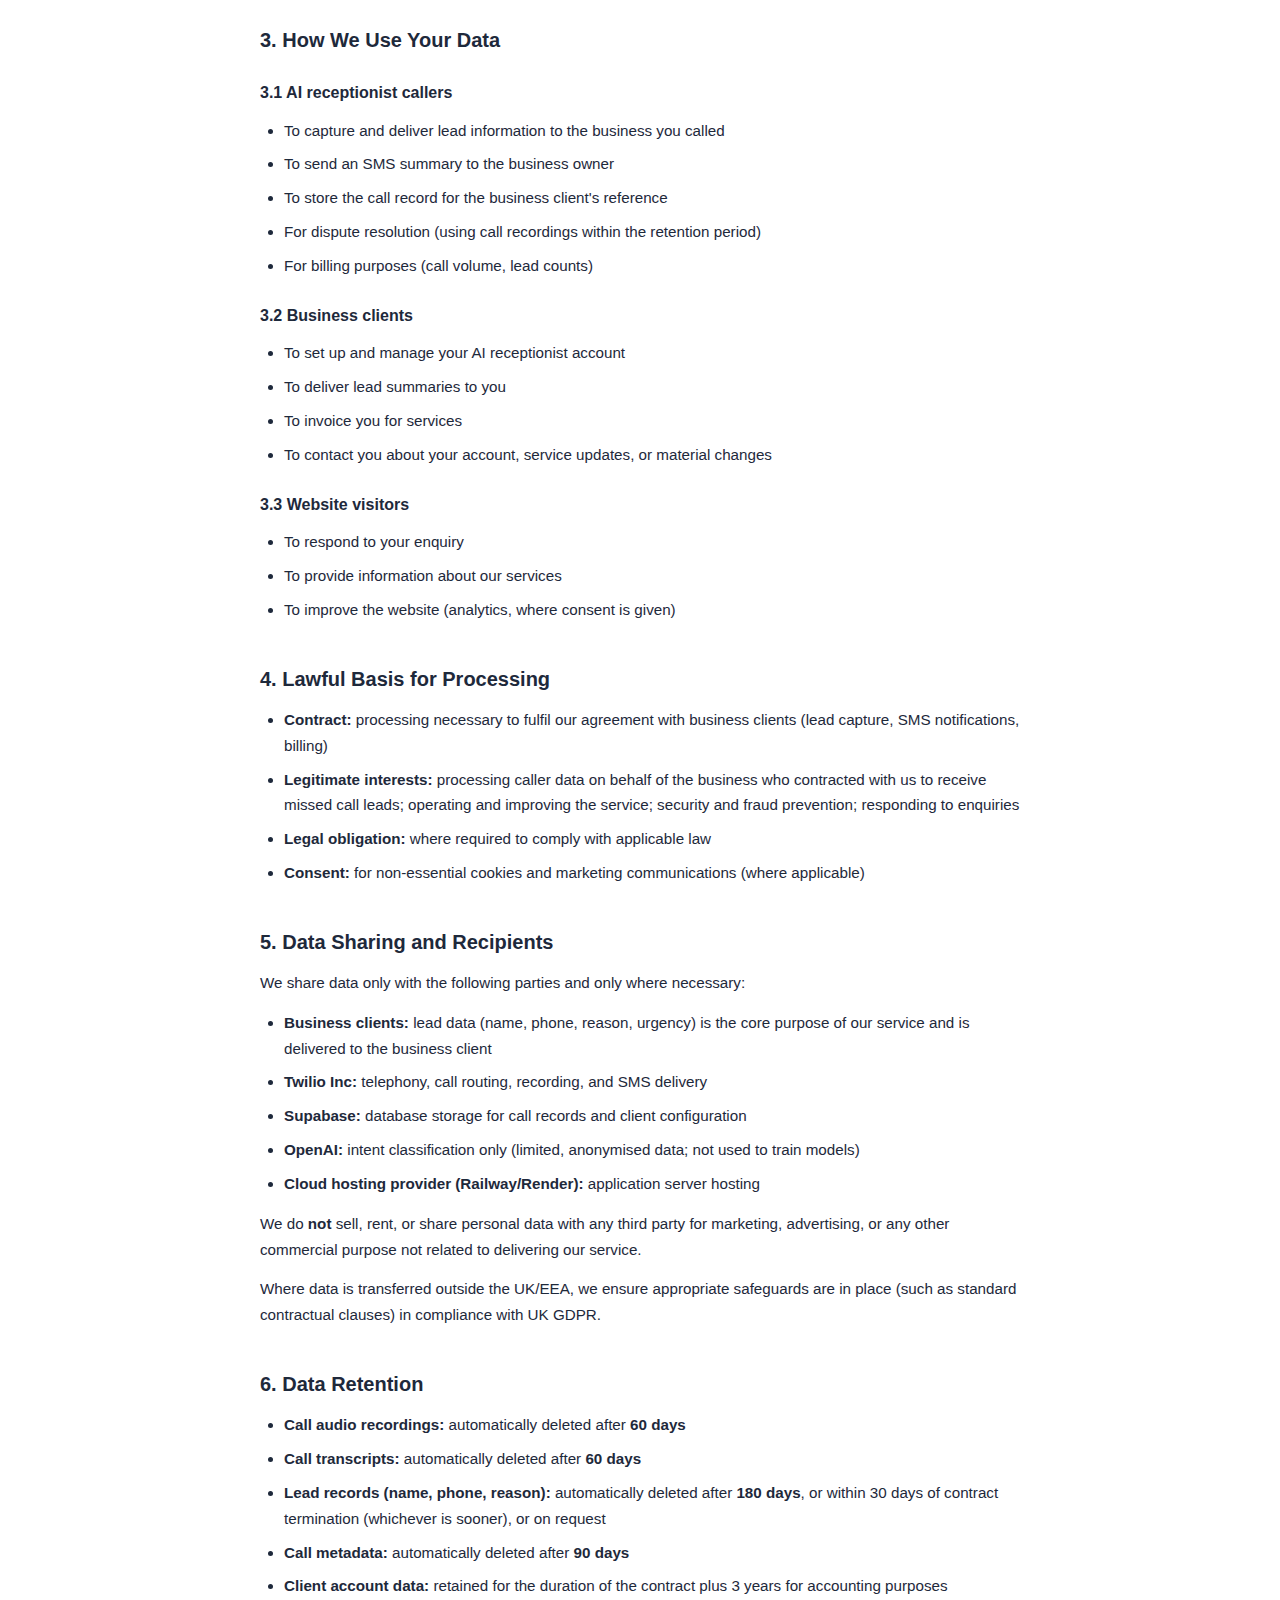
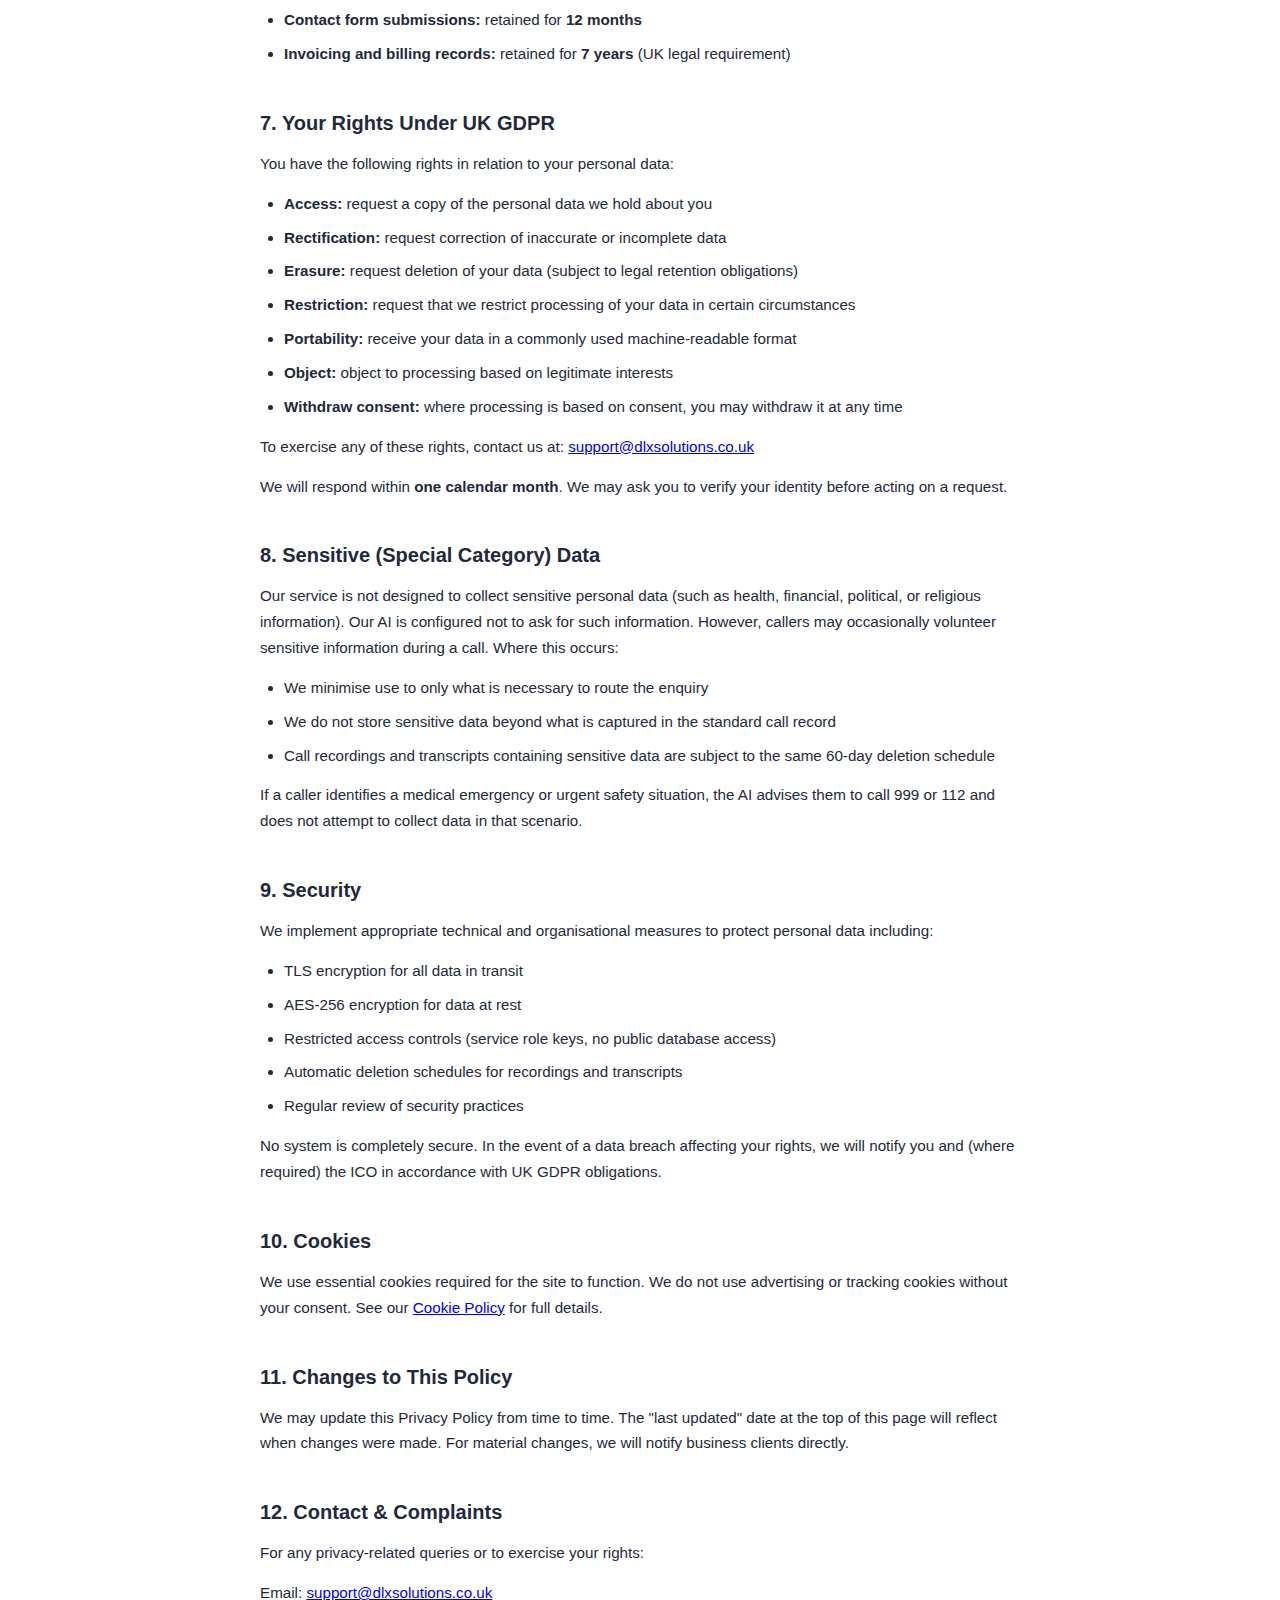
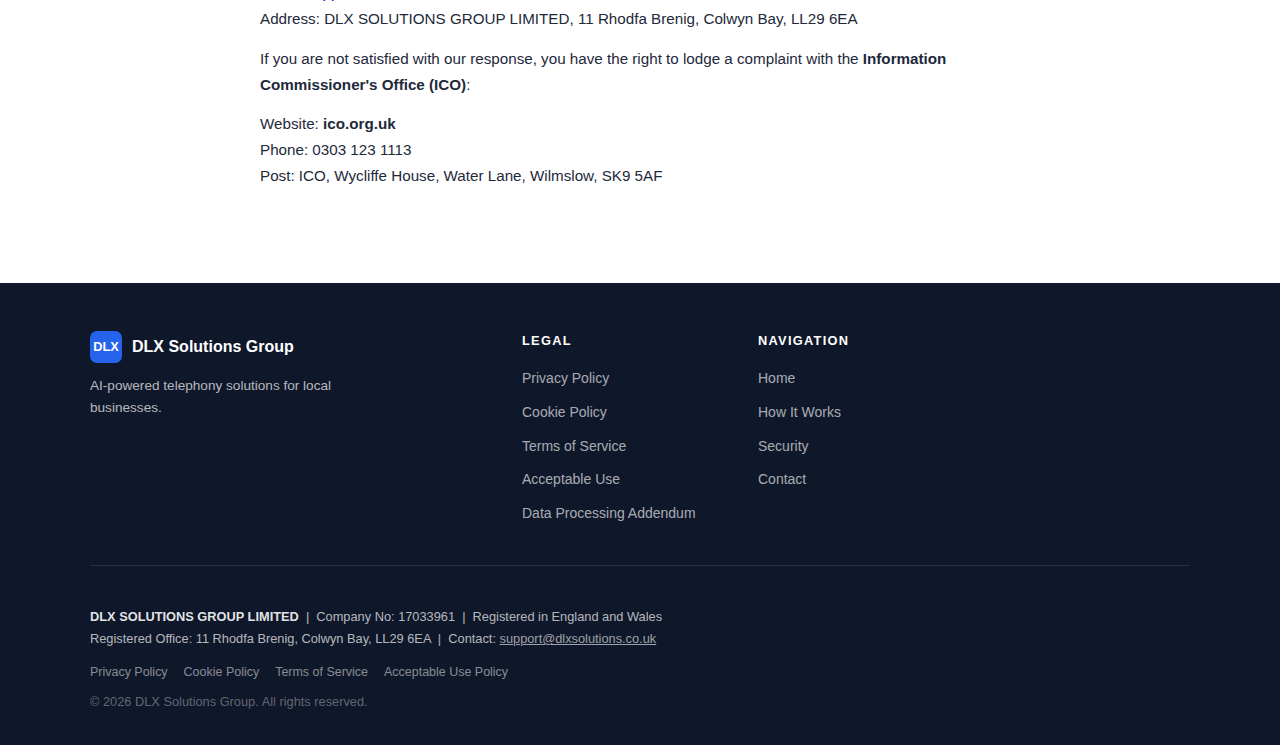
<file: privacy.html>
<!DOCTYPE html>
<html lang="en">
<head>
  <meta charset="UTF-8" />
  <meta name="viewport" content="width=device-width, initial-scale=1.0" />
  <title>Privacy Policy — DLX Solutions Group</title>
  <meta name="description" content="Privacy Policy for DLX Solutions Group Limited. How we collect, use, and protect personal data under UK GDPR." />
  <!-- Fonts: Inter loaded from system/local where available; fallback to system-ui stack in CSS -->
  <link rel="stylesheet" href="css/style.css" />
  <link rel="icon" href="data:image/svg+xml,<svg xmlns='http://www.w3.org/2000/svg' viewBox='0 0 32 32'><rect width='32' height='32' rx='8' fill='%232563eb'/><text x='6' y='23' font-family='Arial' font-weight='900' font-size='18' fill='white'>D</text></svg>" />
</head>
<body>

<!-- NAV -->
<nav>
  <div class="nav-inner">
    <a href="index.html" class="nav-logo">
      <span class="logo-mark">DLX</span>
      DLX Solutions Group
    </a>
    <ul class="nav-links">
      <li><a href="index.html">Home</a></li>
      <li><a href="how-it-works.html">How It Works</a></li>
      <li><a href="pricing.html">Pricing</a></li>
      <li><a href="security.html">Security</a></li>
      <li><a href="contact.html">Contact</a></li>
      <li><a href="contact.html" class="nav-cta">Book a Demo</a></li>
    </ul>
    <button class="hamburger" id="hamburger" aria-label="Open menu">
      <span></span><span></span><span></span>
    </button>
  </div>
  <div class="mobile-menu" id="mobileMenu">
    <a href="index.html">Home</a>
    <a href="how-it-works.html">How It Works</a>
    <a href="pricing.html">Pricing</a>
    <a href="security.html">Security &amp; Compliance</a>
    <a href="contact.html">Contact</a>
  </div>
</nav>

<section class="section">
  <div class="container">
    <div class="legal-content">
      <h1>Privacy Policy</h1>
      <p class="meta">Last updated: 17 February 2026 &nbsp;|&nbsp; DLX SOLUTIONS GROUP LIMITED &nbsp;|&nbsp; Company No: 17033961</p>

      <h2>1. Who We Are</h2>
      <p><strong>DLX SOLUTIONS GROUP LIMITED</strong> ("DLX", "we", "our", "us") is a private limited company registered in England and Wales.</p>
      <p>Company number: 17033961<br />
      Registered office: 11 Rhodfa Brenig, Colwyn Bay, LL29 6EA<br />
      Contact email: <a href="mailto:support@dlxsolutions.co.uk">support@dlxsolutions.co.uk</a></p>
      <p>We act in different capacities depending on whose data we are handling:</p>
      <ul>
        <li><strong>Data controller</strong> — for personal data of website visitors, business clients and prospects, and our own billing and administration records.</li>
        <li><strong>Data processor</strong> — for personal data of callers who ring a phone number managed by our AI receptionist service. In this capacity the business client is the data controller, and DLX processes that data only on the client's behalf and on their instructions, as set out in our Data Processing Addendum.</li>
      </ul>

      <h2>2. What Data We Collect</h2>

      <h3>2.1 Callers to our AI receptionist service</h3>
      <p>When a person calls a phone number managed by our AI receptionist service, we may collect:</p>
      <ul>
        <li>Name (as provided by the caller)</li>
        <li>Phone number (as provided by the caller, or from the Twilio Caller ID where available)</li>
        <li>Reason for calling and details of their enquiry</li>
        <li>Urgency level and preferred callback time</li>
        <li>Audio recording of the call (where recording is enabled)</li>
        <li>Text transcript of the call</li>
        <li>Call metadata: date, time, duration, call SID</li>
      </ul>
      <p>A call recording disclaimer is played at the start of every call: <em>"This call may be recorded for quality and training purposes."</em></p>

      <h3>2.2 Business clients and prospects</h3>
      <p>When you enquire about or sign up for our services, we collect:</p>
      <ul>
        <li>Name and email address</li>
        <li>Business name and phone number</li>
        <li>Business hours, services, and configuration details</li>
        <li>Payment and billing information (invoiced separately)</li>
        <li>Correspondence with us</li>
      </ul>

      <h3>2.3 Website visitors</h3>
      <p>When you visit our website, we may collect:</p>
      <ul>
        <li>Information submitted via contact forms</li>
        <li>Technical data such as IP address, browser type, and pages visited (where analytics are enabled)</li>
        <li>Cookie data — see our <a href="cookies.html">Cookie Policy</a></li>
      </ul>

      <h2>3. How We Use Your Data</h2>

      <h3>3.1 AI receptionist callers</h3>
      <ul>
        <li>To capture and deliver lead information to the business you called</li>
        <li>To send an SMS summary to the business owner</li>
        <li>To store the call record for the business client's reference</li>
        <li>For dispute resolution (using call recordings within the retention period)</li>
        <li>For billing purposes (call volume, lead counts)</li>
      </ul>

      <h3>3.2 Business clients</h3>
      <ul>
        <li>To set up and manage your AI receptionist account</li>
        <li>To deliver lead summaries to you</li>
        <li>To invoice you for services</li>
        <li>To contact you about your account, service updates, or material changes</li>
      </ul>

      <h3>3.3 Website visitors</h3>
      <ul>
        <li>To respond to your enquiry</li>
        <li>To provide information about our services</li>
        <li>To improve the website (analytics, where consent is given)</li>
      </ul>

      <h2>4. Lawful Basis for Processing</h2>
      <ul>
        <li><strong>Contract:</strong> processing necessary to fulfil our agreement with business clients (lead capture, SMS notifications, billing)</li>
        <li><strong>Legitimate interests:</strong> processing caller data on behalf of the business who contracted with us to receive missed call leads; operating and improving the service; security and fraud prevention; responding to enquiries</li>
        <li><strong>Legal obligation:</strong> where required to comply with applicable law</li>
        <li><strong>Consent:</strong> for non-essential cookies and marketing communications (where applicable)</li>
      </ul>

      <h2>5. Data Sharing and Recipients</h2>
      <p>We share data only with the following parties and only where necessary:</p>
      <ul>
        <li><strong>Business clients:</strong> lead data (name, phone, reason, urgency) is the core purpose of our service and is delivered to the business client</li>
        <li><strong>Twilio Inc:</strong> telephony, call routing, recording, and SMS delivery</li>
        <li><strong>Supabase:</strong> database storage for call records and client configuration</li>
        <li><strong>OpenAI:</strong> intent classification only (limited, anonymised data; not used to train models)</li>
        <li><strong>Cloud hosting provider (Railway/Render):</strong> application server hosting</li>
      </ul>
      <p>We do <strong>not</strong> sell, rent, or share personal data with any third party for marketing, advertising, or any other commercial purpose not related to delivering our service.</p>
      <p>Where data is transferred outside the UK/EEA, we ensure appropriate safeguards are in place (such as standard contractual clauses) in compliance with UK GDPR.</p>

      <h2>6. Data Retention</h2>
      <ul>
        <li><strong>Call audio recordings:</strong> automatically deleted after <strong>60 days</strong></li>
        <li><strong>Call transcripts:</strong> automatically deleted after <strong>60 days</strong></li>
        <li><strong>Lead records (name, phone, reason):</strong> automatically deleted after <strong>180 days</strong>, or within 30 days of contract termination (whichever is sooner), or on request</li>
        <li><strong>Call metadata:</strong> automatically deleted after <strong>90 days</strong></li>
        <li><strong>Client account data:</strong> retained for the duration of the contract plus 3 years for accounting purposes</li>
        <li><strong>Contact form submissions:</strong> retained for <strong>12 months</strong></li>
        <li><strong>Invoicing and billing records:</strong> retained for <strong>7 years</strong> (UK legal requirement)</li>
      </ul>

      <h2>7. Your Rights Under UK GDPR</h2>
      <p>You have the following rights in relation to your personal data:</p>
      <ul>
        <li><strong>Access:</strong> request a copy of the personal data we hold about you</li>
        <li><strong>Rectification:</strong> request correction of inaccurate or incomplete data</li>
        <li><strong>Erasure:</strong> request deletion of your data (subject to legal retention obligations)</li>
        <li><strong>Restriction:</strong> request that we restrict processing of your data in certain circumstances</li>
        <li><strong>Portability:</strong> receive your data in a commonly used machine-readable format</li>
        <li><strong>Object:</strong> object to processing based on legitimate interests</li>
        <li><strong>Withdraw consent:</strong> where processing is based on consent, you may withdraw it at any time</li>
      </ul>
      <p>To exercise any of these rights, contact us at: <a href="mailto:support@dlxsolutions.co.uk">support@dlxsolutions.co.uk</a></p>
      <p>We will respond within <strong>one calendar month</strong>. We may ask you to verify your identity before acting on a request.</p>

      <h2>8. Sensitive (Special Category) Data</h2>
      <p>Our service is not designed to collect sensitive personal data (such as health, financial, political, or religious information). Our AI is configured not to ask for such information. However, callers may occasionally volunteer sensitive information during a call. Where this occurs:</p>
      <ul>
        <li>We minimise use to only what is necessary to route the enquiry</li>
        <li>We do not store sensitive data beyond what is captured in the standard call record</li>
        <li>Call recordings and transcripts containing sensitive data are subject to the same 60-day deletion schedule</li>
      </ul>
      <p>If a caller identifies a medical emergency or urgent safety situation, the AI advises them to call 999 or 112 and does not attempt to collect data in that scenario.</p>

      <h2>9. Security</h2>
      <p>We implement appropriate technical and organisational measures to protect personal data including:</p>
      <ul>
        <li>TLS encryption for all data in transit</li>
        <li>AES-256 encryption for data at rest</li>
        <li>Restricted access controls (service role keys, no public database access)</li>
        <li>Automatic deletion schedules for recordings and transcripts</li>
        <li>Regular review of security practices</li>
      </ul>
      <p>No system is completely secure. In the event of a data breach affecting your rights, we will notify you and (where required) the ICO in accordance with UK GDPR obligations.</p>

      <h2>10. Cookies</h2>
      <p>We use essential cookies required for the site to function. We do not use advertising or tracking cookies without your consent. See our <a href="cookies.html">Cookie Policy</a> for full details.</p>

      <h2>11. Changes to This Policy</h2>
      <p>We may update this Privacy Policy from time to time. The "last updated" date at the top of this page will reflect when changes were made. For material changes, we will notify business clients directly.</p>

      <h2>12. Contact &amp; Complaints</h2>
      <p>For any privacy-related queries or to exercise your rights:</p>
      <p>Email: <a href="mailto:support@dlxsolutions.co.uk">support@dlxsolutions.co.uk</a><br />
      Address: DLX SOLUTIONS GROUP LIMITED, 11 Rhodfa Brenig, Colwyn Bay, LL29 6EA</p>
      <p>If you are not satisfied with our response, you have the right to lodge a complaint with the <strong>Information Commissioner's Office (ICO)</strong>:</p>
      <p>Website: <strong>ico.org.uk</strong><br />
      Phone: 0303 123 1113<br />
      Post: ICO, Wycliffe House, Water Lane, Wilmslow, SK9 5AF</p>
    </div>
  </div>
</section>

<!-- FOOTER -->
<footer>
  <div class="footer-inner">
    <div class="footer-top">
      <div>
        <a href="index.html" class="footer-brand">
          <span class="logo-mark">DLX</span>
          DLX Solutions Group
        </a>
        <p class="footer-tagline">AI-powered telephony solutions for local businesses.</p>
      </div>
      <div class="footer-col">
        <h4>Legal</h4>
        <ul>
          <li><a href="privacy.html">Privacy Policy</a></li>
          <li><a href="cookies.html">Cookie Policy</a></li>
          <li><a href="terms.html">Terms of Service</a></li>
          <li><a href="aup.html">Acceptable Use</a></li>
          <li><a href="dpa.html">Data Processing Addendum</a></li>
        </ul>
      </div>
      <div class="footer-col">
        <h4>Navigation</h4>
        <ul>
          <li><a href="index.html">Home</a></li>
          <li><a href="how-it-works.html">How It Works</a></li>
          <li><a href="security.html">Security</a></li>
          <li><a href="contact.html">Contact</a></li>
        </ul>
      </div>
    </div>
    <div class="footer-bottom">
      <p><strong>DLX SOLUTIONS GROUP LIMITED</strong> &nbsp;|&nbsp; Company No: 17033961 &nbsp;|&nbsp; Registered in England and Wales</p>
      <p>Registered Office: 11 Rhodfa Brenig, Colwyn Bay, LL29 6EA &nbsp;|&nbsp; Contact: <a href="mailto:support@dlxsolutions.co.uk" style="color:rgba(255,255,255,0.6);">support@dlxsolutions.co.uk</a></p>
      <div class="footer-legal-links">
        <a href="privacy.html">Privacy Policy</a>
        <a href="cookies.html">Cookie Policy</a>
        <a href="terms.html">Terms of Service</a>
        <a href="aup.html">Acceptable Use Policy</a>
      </div>
      <p class="text-small mt-8" style="color:rgba(255,255,255,0.35);">&copy; 2026 DLX Solutions Group. All rights reserved.</p>
    </div>
  </div>
</footer>

<div class="cookie-banner" id="cookieBanner">
  <div class="cookie-inner">
    <p class="cookie-text">We use essential cookies to make this site work. <a href="cookies.html">Cookie Policy</a> | <a href="privacy.html">Privacy Policy</a></p>
    <div class="cookie-actions">
      <button class="cookie-btn cookie-accept" id="cookieAccept">Accept</button>
      <button class="cookie-btn cookie-reject" id="cookieReject">Reject Non-Essential</button>
    </div>
  </div>
</div>

<script src="js/main.js"></script>
</body>
</html>
</file>
<file: css/style.css>
/* DLX Solutions Group — Custom Styles */

:root {
  --navy: #0f172a;
  --navy-mid: #1e3a5f;
  --blue: #2563eb;
  --blue-light: #3b82f6;
  --blue-pale: #eff6ff;
  --grey-light: #f8fafc;
  --grey-mid: #e2e8f0;
  --grey-text: #64748b;
  --text: #1e293b;
  --white: #ffffff;
  --green: #16a34a;
  --red: #dc2626;
}

* {
  box-sizing: border-box;
  margin: 0;
  padding: 0;
}

html {
  scroll-behavior: smooth;
}

body {
  font-family: 'Inter', -apple-system, BlinkMacSystemFont, 'Segoe UI', Roboto, sans-serif;
  color: var(--text);
  background: var(--white);
  line-height: 1.6;
  -webkit-font-smoothing: antialiased;
}

/* ---- NAVIGATION ---- */
nav {
  background: var(--navy);
  position: sticky;
  top: 0;
  z-index: 100;
  box-shadow: 0 1px 3px rgba(0,0,0,0.3);
}

.nav-inner {
  max-width: 1200px;
  margin: 0 auto;
  padding: 0 24px;
  display: flex;
  align-items: center;
  justify-content: space-between;
  height: 64px;
}

.nav-logo {
  display: flex;
  align-items: center;
  gap: 10px;
  text-decoration: none;
  color: var(--white);
  font-weight: 700;
  font-size: 1.2rem;
  letter-spacing: -0.02em;
}

.nav-logo .logo-mark {
  width: 36px;
  height: 36px;
  background: var(--blue);
  border-radius: 8px;
  display: flex;
  align-items: center;
  justify-content: center;
  font-weight: 900;
  font-size: 0.9rem;
  color: white;
  flex-shrink: 0;
}

.nav-links {
  display: flex;
  align-items: center;
  gap: 4px;
  list-style: none;
}

.nav-links a {
  color: rgba(255,255,255,0.8);
  text-decoration: none;
  font-size: 0.875rem;
  font-weight: 500;
  padding: 8px 14px;
  border-radius: 6px;
  transition: all 0.15s;
}

.nav-links a:hover,
.nav-links a.active {
  color: var(--white);
  background: rgba(255,255,255,0.1);
}

.nav-cta {
  background: var(--blue) !important;
  color: var(--white) !important;
  padding: 8px 18px !important;
  border-radius: 8px !important;
  font-weight: 600 !important;
  transition: background 0.15s !important;
}

.nav-cta:hover {
  background: #1d4ed8 !important;
}

.hamburger {
  display: none;
  flex-direction: column;
  gap: 5px;
  cursor: pointer;
  padding: 8px;
  background: none;
  border: none;
}

.hamburger span {
  display: block;
  width: 24px;
  height: 2px;
  background: white;
  border-radius: 2px;
  transition: all 0.2s;
}

.mobile-menu {
  display: none;
  background: var(--navy);
  border-top: 1px solid rgba(255,255,255,0.1);
  padding: 12px 24px 20px;
}

.mobile-menu.open {
  display: block;
}

.mobile-menu a {
  display: block;
  color: rgba(255,255,255,0.85);
  text-decoration: none;
  font-size: 0.9rem;
  font-weight: 500;
  padding: 12px 0;
  border-bottom: 1px solid rgba(255,255,255,0.08);
}

.mobile-menu a:last-child {
  border-bottom: none;
}

/* ---- HERO ---- */
.hero {
  background: linear-gradient(135deg, var(--navy) 0%, var(--navy-mid) 100%);
  color: white;
  padding: 80px 24px;
  text-align: center;
}

.hero-badge {
  display: inline-block;
  background: rgba(37,99,235,0.25);
  border: 1px solid rgba(59,130,246,0.4);
  color: #93c5fd;
  font-size: 0.8rem;
  font-weight: 600;
  padding: 6px 16px;
  border-radius: 100px;
  margin-bottom: 24px;
  letter-spacing: 0.05em;
  text-transform: uppercase;
}

.hero h1 {
  font-size: clamp(2rem, 5vw, 3.5rem);
  font-weight: 800;
  line-height: 1.15;
  letter-spacing: -0.03em;
  max-width: 800px;
  margin: 0 auto 20px;
}

.hero h1 .accent {
  color: #60a5fa;
}

.hero p {
  font-size: clamp(1rem, 2.5vw, 1.2rem);
  color: rgba(255,255,255,0.75);
  max-width: 560px;
  margin: 0 auto 40px;
}

.hero-actions {
  display: flex;
  gap: 16px;
  justify-content: center;
  flex-wrap: wrap;
}

/* ---- BUTTONS ---- */
.btn {
  display: inline-flex;
  align-items: center;
  gap: 8px;
  padding: 14px 28px;
  border-radius: 10px;
  font-weight: 600;
  font-size: 0.95rem;
  text-decoration: none;
  transition: all 0.15s;
  cursor: pointer;
  border: none;
}

.btn-primary {
  background: var(--blue);
  color: white;
}

.btn-primary:hover {
  background: #1d4ed8;
  transform: translateY(-1px);
  box-shadow: 0 4px 12px rgba(37,99,235,0.4);
}

.btn-outline {
  background: transparent;
  color: white;
  border: 2px solid rgba(255,255,255,0.3);
}

.btn-outline:hover {
  border-color: white;
  background: rgba(255,255,255,0.08);
}

.btn-secondary {
  background: var(--grey-light);
  color: var(--text);
  border: 1px solid var(--grey-mid);
}

.btn-secondary:hover {
  background: var(--grey-mid);
}

/* ---- SECTIONS ---- */
.section {
  padding: 80px 24px;
}

.section-alt {
  background: var(--grey-light);
}

.section-navy {
  background: var(--navy);
  color: white;
}

.container {
  max-width: 1100px;
  margin: 0 auto;
}

.section-label {
  font-size: 0.75rem;
  font-weight: 700;
  letter-spacing: 0.12em;
  text-transform: uppercase;
  color: var(--blue);
  margin-bottom: 12px;
}

.section-label-light {
  color: #93c5fd;
}

.section-title {
  font-size: clamp(1.75rem, 4vw, 2.5rem);
  font-weight: 800;
  letter-spacing: -0.03em;
  line-height: 1.2;
  margin-bottom: 16px;
}

.section-sub {
  font-size: 1.05rem;
  color: var(--grey-text);
  max-width: 560px;
  margin-bottom: 48px;
}

.section-sub-light {
  color: rgba(255,255,255,0.65);
}

.center {
  text-align: center;
}

.center .section-sub {
  margin: 0 auto 48px;
}

/* ---- FEATURE GRID ---- */
.feature-grid {
  display: grid;
  grid-template-columns: repeat(auto-fit, minmax(300px, 1fr));
  gap: 24px;
  margin-top: 24px;
}

.feature-card {
  background: white;
  border: 1px solid var(--grey-mid);
  border-radius: 14px;
  padding: 28px;
  transition: box-shadow 0.2s, transform 0.2s;
}

.feature-card:hover {
  box-shadow: 0 8px 24px rgba(0,0,0,0.08);
  transform: translateY(-2px);
}

.feature-icon {
  width: 48px;
  height: 48px;
  background: var(--blue-pale);
  border-radius: 10px;
  display: flex;
  align-items: center;
  justify-content: center;
  font-size: 1.4rem;
  margin-bottom: 16px;
}

.feature-card h3 {
  font-size: 1.05rem;
  font-weight: 700;
  margin-bottom: 8px;
}

.feature-card p {
  font-size: 0.9rem;
  color: var(--grey-text);
  line-height: 1.6;
}

/* ---- STEPS ---- */
.steps {
  display: flex;
  flex-direction: column;
  gap: 0;
  position: relative;
  max-width: 640px;
  margin: 0 auto;
}

.step {
  display: flex;
  gap: 24px;
  padding: 0 0 40px;
  position: relative;
}

.step:last-child {
  padding-bottom: 0;
}

.step-line {
  position: absolute;
  left: 19px;
  top: 48px;
  bottom: 0;
  width: 2px;
  background: var(--grey-mid);
}

.step:last-child .step-line {
  display: none;
}

.step-num {
  width: 40px;
  height: 40px;
  background: var(--blue);
  color: white;
  border-radius: 50%;
  display: flex;
  align-items: center;
  justify-content: center;
  font-weight: 700;
  font-size: 0.9rem;
  flex-shrink: 0;
  position: relative;
  z-index: 1;
}

.step-content h3 {
  font-size: 1rem;
  font-weight: 700;
  margin-bottom: 6px;
  padding-top: 8px;
}

.step-content p {
  font-size: 0.9rem;
  color: var(--grey-text);
}

/* ---- PRICING ---- */
.pricing-grid {
  display: grid;
  grid-template-columns: repeat(auto-fit, minmax(280px, 1fr));
  gap: 24px;
  margin-top: 16px;
}

.pricing-card {
  background: white;
  border: 2px solid var(--grey-mid);
  border-radius: 16px;
  padding: 36px 32px;
  position: relative;
  transition: box-shadow 0.2s;
}

.pricing-card:hover {
  box-shadow: 0 8px 24px rgba(0,0,0,0.08);
}

.pricing-card.featured {
  border-color: var(--blue);
}

.featured-badge {
  position: absolute;
  top: -14px;
  left: 50%;
  transform: translateX(-50%);
  background: var(--blue);
  color: white;
  font-size: 0.75rem;
  font-weight: 700;
  padding: 4px 16px;
  border-radius: 100px;
  white-space: nowrap;
}

.pricing-name {
  font-size: 0.875rem;
  font-weight: 700;
  color: var(--blue);
  text-transform: uppercase;
  letter-spacing: 0.08em;
  margin-bottom: 8px;
}

.pricing-price {
  font-size: 2.5rem;
  font-weight: 800;
  letter-spacing: -0.04em;
  color: var(--text);
  margin-bottom: 4px;
}

.pricing-price span {
  font-size: 1rem;
  font-weight: 400;
  color: var(--grey-text);
}

.pricing-desc {
  font-size: 0.875rem;
  color: var(--grey-text);
  margin-bottom: 28px;
  padding-bottom: 24px;
  border-bottom: 1px solid var(--grey-mid);
}

.pricing-features {
  list-style: none;
  display: flex;
  flex-direction: column;
  gap: 12px;
  margin-bottom: 32px;
}

.pricing-features li {
  display: flex;
  align-items: flex-start;
  gap: 10px;
  font-size: 0.875rem;
}

.pricing-features li .check {
  color: var(--green);
  font-size: 1rem;
  flex-shrink: 0;
  margin-top: 1px;
}

/* ---- NOTICE BOXES ---- */
.notice {
  background: var(--blue-pale);
  border: 1px solid #bfdbfe;
  border-radius: 10px;
  padding: 20px 24px;
  margin: 24px 0;
  font-size: 0.9rem;
}

.notice-warn {
  background: #fffbeb;
  border-color: #fcd34d;
}

.notice-danger {
  background: #fef2f2;
  border-color: #fecaca;
}

.notice-title {
  font-weight: 700;
  margin-bottom: 6px;
}

/* ---- DOES/DOESNT BOX ---- */
.does-grid {
  display: grid;
  grid-template-columns: 1fr 1fr;
  gap: 24px;
  margin-top: 32px;
}

.does-box {
  background: white;
  border-radius: 14px;
  padding: 24px;
  border: 1px solid var(--grey-mid);
}

.does-box h4 {
  font-size: 0.875rem;
  font-weight: 700;
  text-transform: uppercase;
  letter-spacing: 0.08em;
  margin-bottom: 16px;
}

.does-box .yes h4 { color: var(--green); }
.does-box.no h4 { color: var(--red); }

.does-box ul {
  list-style: none;
  display: flex;
  flex-direction: column;
  gap: 10px;
}

.does-box ul li {
  display: flex;
  gap: 10px;
  font-size: 0.875rem;
}

.does-box ul li::before {
  flex-shrink: 0;
  font-size: 1rem;
}

.does-box.yes ul li::before { content: '✅'; }
.does-box.no ul li::before { content: '❌'; }

/* ---- TABLE ---- */
.table-wrap {
  overflow-x: auto;
  margin: 24px 0;
}

table {
  width: 100%;
  border-collapse: collapse;
  font-size: 0.9rem;
}

th {
  background: var(--navy);
  color: white;
  padding: 12px 16px;
  text-align: left;
  font-weight: 600;
}

td {
  padding: 12px 16px;
  border-bottom: 1px solid var(--grey-mid);
}

tr:nth-child(even) td {
  background: var(--grey-light);
}

/* ---- LEGAL PAGES ---- */
.legal-content {
  max-width: 760px;
  margin: 0 auto;
}

.legal-content h1 {
  font-size: 2rem;
  font-weight: 800;
  margin-bottom: 8px;
}

.legal-content .meta {
  color: var(--grey-text);
  font-size: 0.875rem;
  margin-bottom: 40px;
  padding-bottom: 24px;
  border-bottom: 1px solid var(--grey-mid);
}

.legal-content h2 {
  font-size: 1.25rem;
  font-weight: 700;
  margin: 40px 0 12px;
}

.legal-content h3 {
  font-size: 1rem;
  font-weight: 700;
  margin: 24px 0 8px;
}

.legal-content p {
  margin-bottom: 14px;
  font-size: 0.95rem;
  line-height: 1.7;
}

.legal-content ul, .legal-content ol {
  margin: 12px 0 14px 24px;
}

.legal-content li {
  margin-bottom: 8px;
  font-size: 0.95rem;
  line-height: 1.7;
}

.legal-content strong {
  font-weight: 600;
}

/* ---- CONTACT FORM ---- */
.form-group {
  margin-bottom: 20px;
}

label {
  display: block;
  font-size: 0.875rem;
  font-weight: 600;
  margin-bottom: 6px;
  color: var(--text);
}

input, textarea, select {
  width: 100%;
  padding: 12px 16px;
  border: 1.5px solid var(--grey-mid);
  border-radius: 8px;
  font-size: 0.9rem;
  font-family: inherit;
  color: var(--text);
  background: white;
  transition: border-color 0.15s;
  outline: none;
}

input:focus, textarea:focus, select:focus {
  border-color: var(--blue);
  box-shadow: 0 0 0 3px rgba(37,99,235,0.1);
}

textarea {
  resize: vertical;
  min-height: 120px;
}

/* ---- FOOTER ---- */
footer {
  background: var(--navy);
  color: rgba(255,255,255,0.7);
  padding: 48px 24px 32px;
}

.footer-inner {
  max-width: 1100px;
  margin: 0 auto;
}

.footer-top {
  display: grid;
  grid-template-columns: 2fr 1fr 1fr 1fr;
  gap: 40px;
  margin-bottom: 40px;
  padding-bottom: 40px;
  border-bottom: 1px solid rgba(255,255,255,0.1);
}

.footer-brand {
  display: flex;
  align-items: center;
  gap: 10px;
  margin-bottom: 12px;
  color: white;
  font-weight: 700;
  font-size: 1rem;
  text-decoration: none;
}

.footer-brand .logo-mark {
  width: 32px;
  height: 32px;
  background: var(--blue);
  border-radius: 7px;
  display: flex;
  align-items: center;
  justify-content: center;
  font-weight: 900;
  font-size: 0.8rem;
  color: white;
  flex-shrink: 0;
}

.footer-tagline {
  font-size: 0.85rem;
  line-height: 1.6;
  max-width: 280px;
}

.footer-col h4 {
  color: white;
  font-size: 0.8rem;
  font-weight: 700;
  text-transform: uppercase;
  letter-spacing: 0.1em;
  margin-bottom: 14px;
}

.footer-col ul {
  list-style: none;
  display: flex;
  flex-direction: column;
  gap: 8px;
}

.footer-col ul a {
  color: rgba(255,255,255,0.65);
  text-decoration: none;
  font-size: 0.875rem;
  transition: color 0.15s;
}

.footer-col ul a:hover {
  color: white;
}

.footer-bottom {
  font-size: 0.8rem;
  line-height: 1.7;
}

.footer-bottom strong {
  color: rgba(255,255,255,0.9);
}

.footer-legal-links {
  margin-top: 12px;
  display: flex;
  flex-wrap: wrap;
  gap: 4px 16px;
}

.footer-legal-links a {
  color: rgba(255,255,255,0.5);
  text-decoration: none;
  font-size: 0.78rem;
  transition: color 0.15s;
}

.footer-legal-links a:hover {
  color: white;
}

/* ---- COOKIE BANNER ---- */
.cookie-banner {
  position: fixed;
  bottom: 0;
  left: 0;
  right: 0;
  background: var(--navy);
  color: white;
  padding: 20px 24px;
  z-index: 999;
  display: none;
  border-top: 3px solid var(--blue);
}

.cookie-banner.show {
  display: block;
}

.cookie-inner {
  max-width: 1100px;
  margin: 0 auto;
  display: flex;
  align-items: center;
  gap: 24px;
  flex-wrap: wrap;
}

.cookie-text {
  flex: 1;
  min-width: 260px;
  font-size: 0.875rem;
  line-height: 1.6;
  color: rgba(255,255,255,0.85);
}

.cookie-text a {
  color: #93c5fd;
  text-decoration: underline;
}

.cookie-actions {
  display: flex;
  gap: 10px;
  flex-wrap: wrap;
}

.cookie-btn {
  padding: 10px 20px;
  border-radius: 8px;
  font-size: 0.875rem;
  font-weight: 600;
  cursor: pointer;
  border: none;
  transition: all 0.15s;
}

.cookie-accept {
  background: var(--blue);
  color: white;
}

.cookie-accept:hover {
  background: #1d4ed8;
}

.cookie-reject {
  background: transparent;
  color: rgba(255,255,255,0.8);
  border: 1.5px solid rgba(255,255,255,0.3);
}

.cookie-reject:hover {
  border-color: white;
  color: white;
}

/* ---- SMS PREVIEW ---- */
.sms-preview {
  background: var(--grey-light);
  border: 1px solid var(--grey-mid);
  border-radius: 16px;
  padding: 20px 24px;
  font-family: 'SFMono-Regular', Consolas, monospace;
  font-size: 0.85rem;
  white-space: pre-line;
  line-height: 1.7;
  max-width: 380px;
}

/* ---- STAT BAR ---- */
.stat-grid {
  display: grid;
  grid-template-columns: repeat(auto-fit, minmax(180px, 1fr));
  gap: 2px;
  background: rgba(255,255,255,0.08);
  border-radius: 14px;
  overflow: hidden;
  margin-top: 48px;
}

.stat {
  text-align: center;
  padding: 28px 20px;
  background: rgba(255,255,255,0.04);
}

.stat-num {
  font-size: 2rem;
  font-weight: 800;
  color: white;
  letter-spacing: -0.04em;
}

.stat-label {
  font-size: 0.8rem;
  color: rgba(255,255,255,0.6);
  margin-top: 4px;
}

/* ---- CTA SECTION ---- */
.cta-section {
  background: var(--blue);
  padding: 72px 24px;
  text-align: center;
  color: white;
}

.cta-section h2 {
  font-size: clamp(1.75rem, 4vw, 2.5rem);
  font-weight: 800;
  letter-spacing: -0.03em;
  margin-bottom: 16px;
}

.cta-section p {
  font-size: 1.05rem;
  color: rgba(255,255,255,0.8);
  margin-bottom: 36px;
  max-width: 480px;
  margin-left: auto;
  margin-right: auto;
}

/* ---- RESPONSIVE ---- */
@media (max-width: 768px) {
  .nav-links {
    display: none;
  }

  .hamburger {
    display: flex;
  }

  .footer-top {
    grid-template-columns: 1fr;
    gap: 32px;
  }

  .does-grid {
    grid-template-columns: 1fr;
  }

  .section {
    padding: 56px 20px;
  }

  .hero {
    padding: 60px 20px;
  }

  .pricing-card {
    padding: 28px 24px;
  }
}

@media (max-width: 480px) {
  .hero-actions {
    flex-direction: column;
    align-items: center;
  }

  .btn {
    width: 100%;
    justify-content: center;
  }
}

/* ---- UTILITIES ---- */
.mt-8 { margin-top: 8px; }
.mt-16 { margin-top: 16px; }
.mt-24 { margin-top: 24px; }
.mt-32 { margin-top: 32px; }
.mt-48 { margin-top: 48px; }
.mb-8 { margin-bottom: 8px; }
.mb-16 { margin-bottom: 16px; }
.mb-24 { margin-bottom: 24px; }
.text-small { font-size: 0.8rem; color: var(--grey-text); }
.text-muted { color: var(--grey-text); }

/* ---- NEW PAGE COMPONENTS ---- */

/* Section eyebrow label */
.section-eyebrow {
  display: inline-block;
  font-size: 0.72rem;
  font-weight: 700;
  letter-spacing: 0.1em;
  text-transform: uppercase;
  color: var(--blue);
  margin-bottom: 12px;
}
.section-eyebrow-light { color: #93c5fd; }

/* Nav update: allow 4-col footer */
@media (max-width: 768px) {
  .footer-top {
    grid-template-columns: 1fr 1fr;
  }
  .footer-top > div:first-child {
    grid-column: 1 / -1;
  }
}
@media (max-width: 480px) {
  .footer-top {
    grid-template-columns: 1fr;
  }
  .footer-top > div:first-child {
    grid-column: auto;
  }
}

/* Revenue leak cards */
.leak-grid {
  display: grid;
  grid-template-columns: repeat(auto-fit, minmax(240px, 1fr));
  gap: 20px;
  margin-top: 48px;
}
.leak-card {
  background: white;
  border: 1px solid var(--grey-mid);
  border-radius: 16px;
  padding: 28px;
  box-shadow: 0 1px 3px rgba(0,0,0,.06);
  transition: box-shadow 0.2s, transform 0.2s;
}
.leak-card:hover {
  box-shadow: 0 8px 24px rgba(0,0,0,.08);
  transform: translateY(-2px);
}
.leak-icon { font-size: 28px; margin-bottom: 14px; display: block; }
.leak-card h3 { font-size: 1.05rem; font-weight: 700; margin-bottom: 8px; }
.leak-card p { font-size: 0.875rem; color: var(--grey-text); line-height: 1.6; }
.leak-label {
  display: inline-block;
  font-size: 0.7rem; font-weight: 700;
  color: var(--blue); background: var(--blue-pale);
  padding: 3px 10px; border-radius: 100px; margin-bottom: 12px;
}

/* System cards */
.systems-grid {
  display: grid;
  grid-template-columns: repeat(auto-fit, minmax(260px, 1fr));
  gap: 20px;
  margin-top: 48px;
}
.system-card {
  background: white;
  border: 1px solid var(--grey-mid);
  border-radius: 16px;
  padding: 28px;
  box-shadow: 0 1px 3px rgba(0,0,0,.06);
  transition: box-shadow 0.2s, transform 0.2s, border-color 0.2s;
  display: flex; flex-direction: column;
}
.system-card:hover {
  box-shadow: 0 8px 24px rgba(0,0,0,.08);
  transform: translateY(-2px);
  border-color: var(--blue);
}
.system-num { font-size: 0.7rem; font-weight: 700; color: var(--blue); letter-spacing: .08em; margin-bottom: 10px; }
.system-icon { font-size: 28px; margin-bottom: 14px; display: block; }
.system-card h3 { font-size: 1.1rem; font-weight: 700; margin-bottom: 8px; }
.system-card p { font-size: 0.875rem; color: var(--grey-text); line-height: 1.6; flex: 1; }
.system-card .learn-more {
  display: inline-flex; align-items: center; gap: 4px;
  color: var(--blue); font-size: 0.8rem; font-weight: 600;
  text-decoration: none; margin-top: 16px;
  transition: gap 0.15s;
}
.system-card .learn-more:hover { gap: 8px; }

/* Outcomes list */
.outcomes-inner {
  display: grid;
  grid-template-columns: 1fr 1fr;
  gap: 80px;
  align-items: center;
}
@media (max-width: 768px) { .outcomes-inner { grid-template-columns: 1fr; gap: 32px; } }
.outcomes-list {
  list-style: none;
  display: flex; flex-direction: column; gap: 14px;
  margin-top: 24px;
}
.outcomes-list li {
  display: flex; gap: 14px; align-items: flex-start;
  background: white; border: 1px solid var(--grey-mid);
  border-radius: 10px; padding: 14px 18px;
  box-shadow: 0 1px 3px rgba(0,0,0,.05);
}
.check-icon {
  width: 22px; height: 22px; background: #dcfce7;
  border-radius: 50%;
  display: flex; align-items: center; justify-content: center;
  font-size: 12px; flex-shrink: 0; margin-top: 1px; color: #16a34a;
}
.outcomes-list li p { font-size: 0.9rem; color: var(--grey-text); margin: 0; }

/* Include grid (system pages) */
.include-grid {
  display: grid;
  grid-template-columns: repeat(auto-fit, minmax(200px, 1fr));
  gap: 14px;
  margin-top: 32px;
}
.include-item {
  background: white;
  border: 1px solid var(--grey-mid);
  border-radius: 10px;
  padding: 16px 18px;
  display: flex; align-items: center; gap: 10px;
  font-size: 0.875rem; font-weight: 500;
}
.include-item::before { content: '✓'; color: var(--blue); font-weight: 700; flex-shrink: 0; }

/* Industry items */
.industries-grid {
  display: grid;
  grid-template-columns: repeat(auto-fit, minmax(150px, 1fr));
  gap: 14px;
  margin-top: 40px;
}
.industry-item {
  background: white; border: 1px solid var(--grey-mid);
  border-radius: 10px; padding: 20px 16px;
  text-align: center; transition: all .2s;
  cursor: default;
}
.industry-item:hover { border-color: var(--blue); box-shadow: 0 4px 12px rgba(0,0,0,.07); transform: translateY(-2px); }
.industry-item.featured { border-color: var(--blue); background: var(--blue-pale); }
.industry-icon { font-size: 28px; margin-bottom: 10px; display: block; }
.industry-item span { font-size: 0.8rem; font-weight: 600; color: var(--text); }

/* Metric cards */
.metrics-grid {
  display: grid;
  grid-template-columns: repeat(auto-fit, minmax(180px, 1fr));
  gap: 20px;
  margin-top: 48px;
}
.metric-card {
  background: white; border: 1px solid var(--grey-mid);
  border-radius: 14px; padding: 28px 20px; text-align: center;
  box-shadow: 0 1px 3px rgba(0,0,0,.05);
}
.metric-big { font-size: 2.2rem; font-weight: 900; color: var(--blue); letter-spacing: -.02em; }
.metric-label { font-size: 0.8rem; color: var(--grey-text); font-weight: 500; margin-top: 6px; line-height: 1.5; }

/* Pain points list (industry pages) */
.pain-grid {
  display: grid;
  grid-template-columns: repeat(auto-fit, minmax(260px, 1fr));
  gap: 16px;
  margin-top: 40px;
}
.pain-item {
  background: white; border: 1px solid var(--grey-mid);
  border-left: 3px solid var(--red);
  border-radius: 10px; padding: 18px 20px;
}
.pain-item h4 { font-size: 0.9rem; font-weight: 700; margin-bottom: 6px; }
.pain-item p { font-size: 0.85rem; color: var(--grey-text); margin: 0; line-height: 1.5; }

/* System summary cards (solutions page) */
.solution-row {
  display: grid;
  grid-template-columns: 1fr 2fr;
  gap: 48px;
  align-items: start;
  padding: 48px 0;
  border-bottom: 1px solid var(--grey-mid);
}
.solution-row:last-child { border-bottom: none; }
.solution-meta { position: sticky; top: 88px; }
.solution-meta h3 { font-size: 1.4rem; margin-bottom: 10px; }
.solution-meta p { font-size: 0.9rem; color: var(--grey-text); margin-bottom: 20px; }
@media (max-width: 768px) { .solution-row { grid-template-columns: 1fr; gap: 24px; } .solution-meta { position: static; } }

/* Results disclaimer */
.disclaimer {
  background: var(--grey-light);
  border: 1px solid var(--grey-mid);
  border-radius: 8px;
  padding: 14px 18px;
  font-size: 0.78rem;
  color: var(--grey-text);
  line-height: 1.6;
  margin-top: 16px;
}

/* About page */
.about-inner {
  display: grid;
  grid-template-columns: 1fr 1fr;
  gap: 80px;
  align-items: start;
}
@media (max-width: 768px) { .about-inner { grid-template-columns: 1fr; gap: 32px; } }
.value-list { list-style: none; display: flex; flex-direction: column; gap: 20px; margin-top: 28px; }
.value-item { display: flex; gap: 16px; align-items: flex-start; }
.value-num {
  width: 36px; height: 36px; background: var(--blue-pale);
  border-radius: 8px;
  display: flex; align-items: center; justify-content: center;
  font-size: 0.85rem; font-weight: 700; color: var(--blue); flex-shrink: 0;
}
.value-item h4 { font-size: 0.95rem; font-weight: 700; margin-bottom: 4px; }
.value-item p { font-size: 0.875rem; color: var(--grey-text); margin: 0; line-height: 1.6; }
</file>
